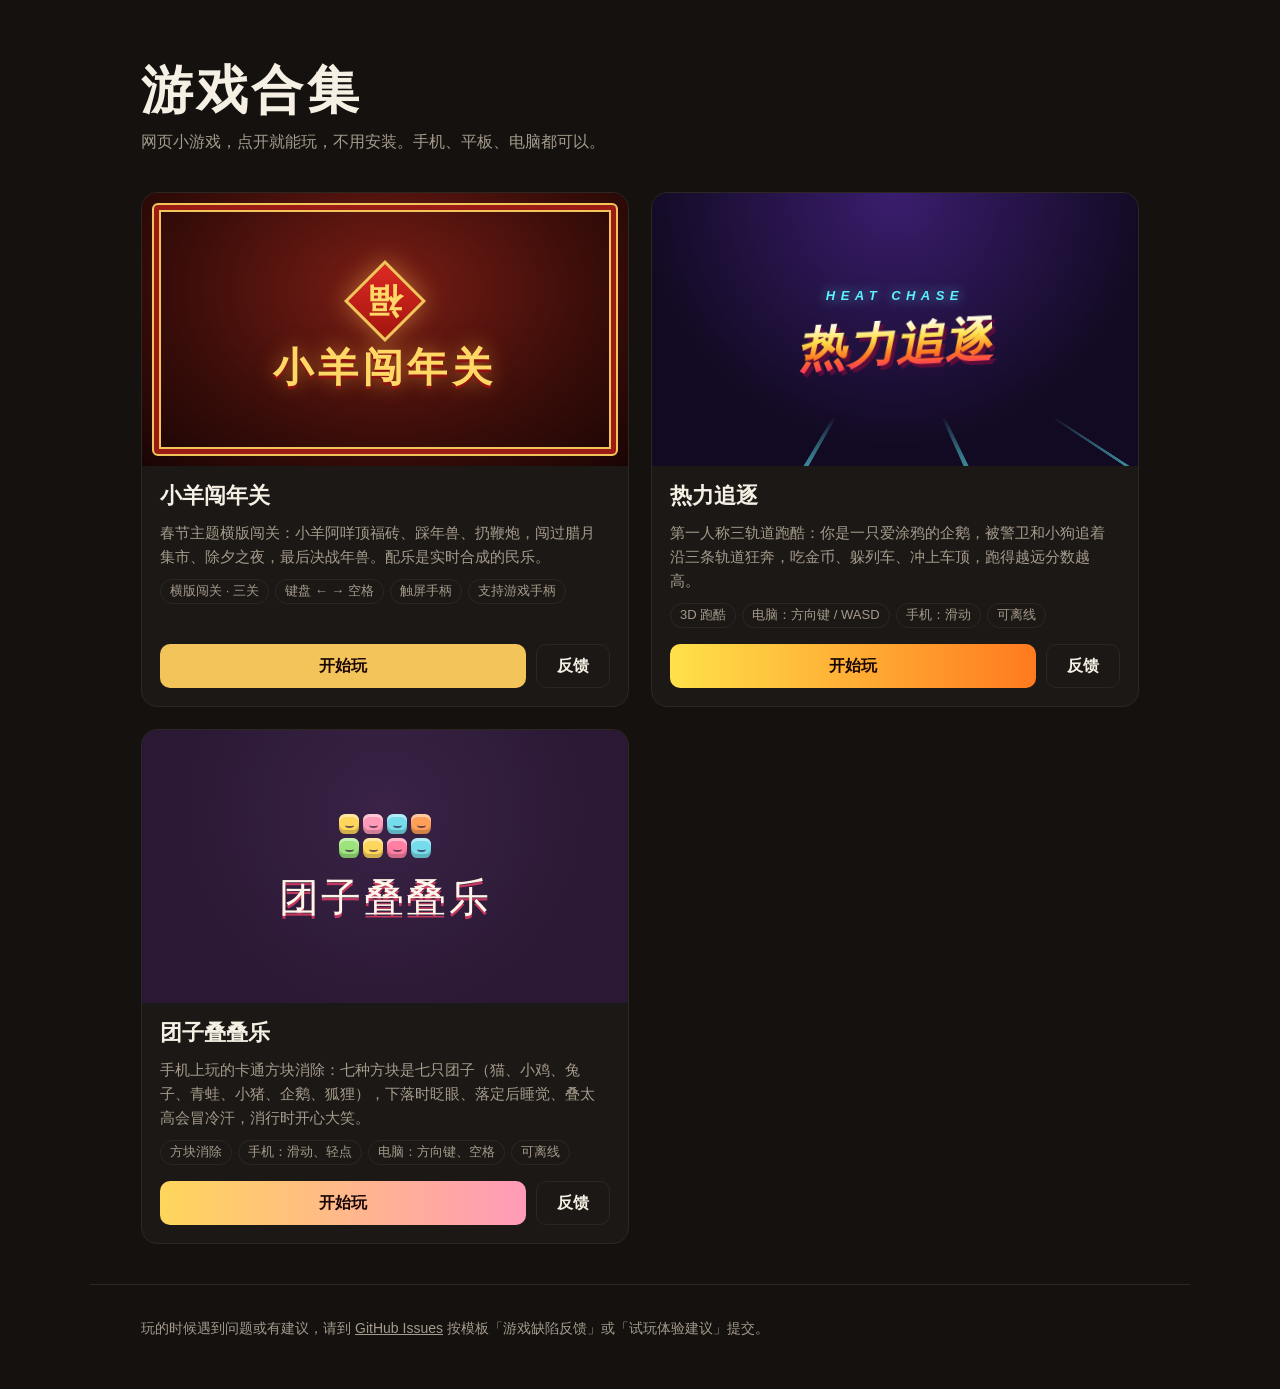
<file: index.html>
<!DOCTYPE html>
<html lang="zh-CN">
<head>
<meta charset="utf-8">
<meta name="viewport" content="width=device-width, initial-scale=1">
<title>游戏合集</title>
<meta name="description" content="网页小游戏合集，打开就能玩，手机电脑都可以。">
<style>
/*
VOICE: 街机厅门口的招牌——热闹、直接，一眼看到能玩什么。
IDEA: 一排游戏机台：每台一块发光的屏幕封面，下面是投币口一样的"开始玩"。
PICTURE: 每个游戏一张用 CSS 画的封面，取自游戏自己的颜色与标志物。
COLOUR and TYPE: 深墨底、暖白字；每台机子用自己游戏的主色；标题楷体，正文系统黑体。
LAYOUT: 标题一行，下面机台网格，窄屏单列；页脚是反馈入口。
*/
:root{color-scheme:dark;--bg:#14110f;--ink:#f5efe4;--mute:#a59b8c;--line:#2c2723;--card:#1c1815}
*{box-sizing:border-box;min-width:0}
body{margin:0;background:var(--bg);color:var(--ink);font:16px/1.6 -apple-system,"PingFang SC","Microsoft YaHei","Noto Sans SC",sans-serif}
a{color:inherit}
header,main,footer{max-width:1100px;margin:0 auto;padding:0 max(4vw,16px)}
header{padding-top:clamp(28px,6vw,64px);padding-bottom:20px}
h1{margin:0;font:900 clamp(34px,6vw,52px)/1.05 "KaiTi","STKaiti","Kaiti SC","楷体",serif;letter-spacing:.06em}
.lead{margin:10px 0 0;color:var(--mute);max-width:34em}
.grid{display:grid;grid-template-columns:repeat(auto-fill,minmax(min(100%,320px),1fr));gap:22px;padding:18px 0 40px}
.game{background:var(--card);border:1px solid var(--line);border-radius:16px;overflow:hidden;display:flex;flex-direction:column}
.cover{position:relative;aspect-ratio:16/9;display:flex;flex-direction:column;align-items:center;justify-content:center;gap:clamp(18px,4%,26px);overflow:hidden}
.cover b{position:relative;font:900 clamp(30px,5vw,40px)/1 "KaiTi","STKaiti","Kaiti SC","楷体",serif;letter-spacing:.12em;text-align:center}
.body{padding:16px 18px 18px;display:flex;flex-direction:column;gap:10px;flex:1}
.body h2{margin:0;font:900 22px/1.3 "KaiTi","STKaiti","Kaiti SC","楷体",serif}
.body p{margin:0;color:var(--mute);font-size:15px}
.tags{display:flex;flex-wrap:wrap;gap:6px}
.tags span{font-size:13px;padding:1px 9px;border:1px solid var(--line);border-radius:99px;color:var(--mute)}
.acts{display:flex;gap:10px;margin-top:auto;padding-top:6px}
.btn{display:inline-flex;align-items:center;justify-content:center;min-height:44px;padding:0 20px;border-radius:10px;text-decoration:none;font-weight:600;border:1px solid var(--line)}
.btn.go{flex:1;color:#1a0705;border:0}
.btn:focus-visible{outline:3px solid #f3c45a;outline-offset:2px}
footer{border-top:1px solid var(--line);padding-top:18px;padding-bottom:36px;color:var(--mute);font-size:14px}
/* 小羊闯年关：红底金边、斜放的福字 */
.c-xiaoyang{background:radial-gradient(ellipse at 50% 35%,#7a1d15 0%,#3a0d09 60%,#1a0504 100%)}
.c-xiaoyang::before{content:"";position:absolute;inset:10px;border:2px solid #f3c45a;border-radius:6px;box-shadow:inset 0 0 0 5px #9b1b15,inset 0 0 0 7px #f3c45a}
.c-xiaoyang .fu{position:relative;width:clamp(44px,14%,58px);aspect-ratio:1;rotate:45deg;background:linear-gradient(135deg,#dc2a22,#a3150f);border:3px solid #f3c45a;box-shadow:0 0 24px rgba(255,190,80,.45);display:grid;place-items:center;animation:sway 3.2s ease-in-out infinite}
.c-xiaoyang .fu i{rotate:135deg;font:900 clamp(26px,4vw,34px)/1 "KaiTi","STKaiti","Kaiti SC","楷体",serif;font-style:normal;color:#ffd866}
.c-xiaoyang b{color:#ffd866;text-shadow:0 3px 0 #8e140f,0 0 20px rgba(255,170,60,.6)}
.g-xiaoyang .go{background:#f3c45a}
/* 热力追逐：紫夜底、橙黄渐变字、青色霓虹 */
.c-heat{background:radial-gradient(circle at 50% 0,#3a1d6e,#120a22 70%)}
.c-heat .en{position:relative;font:italic 900 13px/1 "Arial Black",Impact,sans-serif;letter-spacing:.42em;color:#5ef2ff;text-shadow:0 0 12px rgba(94,242,255,.7)}
.c-heat b{font:italic 900 clamp(36px,6vw,48px)/1.05 "Arial Black",Impact,"PingFang SC","Microsoft YaHei",sans-serif;letter-spacing:.02em;background:linear-gradient(180deg,#fffbe0 6%,#ffe14a 36%,#ff7a1f 68%,#ff2e63);-webkit-background-clip:text;background-clip:text;color:transparent;filter:drop-shadow(3px 4px 0 #5a0d3a);rotate:-3deg}
.c-heat .rails{position:absolute;left:0;right:0;bottom:0;height:34%;background:repeating-linear-gradient(90deg,transparent 0 31%,rgba(94,242,255,.55) 31% 32%,transparent 32% 33.3%);mask:linear-gradient(transparent,#000);transform:perspective(120px) rotateX(38deg);transform-origin:bottom}
.g-heat .go{background:linear-gradient(90deg,#ffe14a,#ff7a1f)}
/* 团子叠叠乐：深紫夜底、糖果色团子方块 */
.c-dango{background:radial-gradient(circle at 50% 30%,#3a2346,#2a1834 70%)}
.c-dango .stack{display:grid;grid-template-columns:repeat(4,clamp(20px,6.5%,28px));gap:4px}
.c-dango .stack i{aspect-ratio:1;border-radius:32%;background:var(--c);box-shadow:inset 0 -4px 0 rgba(0,0,0,.18),inset 0 3px 0 rgba(255,255,255,.45)}
.c-dango .stack i::after{content:"";display:block;width:46%;height:18%;margin:42% auto 0;border-bottom:2px solid rgba(58,35,70,.75);border-radius:0 0 50% 50%}
.c-dango b{font:400 clamp(30px,5vw,40px)/1.05 "ZCOOL KuaiLe","PingFang SC","Microsoft YaHei",sans-serif;color:#fff6ea;letter-spacing:.06em;text-shadow:0 3px 0 #c2385f}
.g-dango .go{background:linear-gradient(90deg,#ffd65c,#ff9ab8)}
@keyframes sway{50%{rotate:49deg}}
@media (prefers-reduced-motion:reduce){.c-xiaoyang .fu{animation:none}}
</style>
</head>
<body>
<header>
  <h1>游戏合集</h1>
  <p class="lead">网页小游戏，点开就能玩，不用安装。手机、平板、电脑都可以。</p>
</header>
<main>
  <div class="grid" id="grid">
    <article class="game g-xiaoyang">
      <div class="cover c-xiaoyang" aria-hidden="true"><span class="fu"><i>福</i></span><b>小羊闯年关</b></div>
      <div class="body">
        <h2>小羊闯年关</h2>
        <p>春节主题横版闯关：小羊阿咩顶福砖、踩年兽、扔鞭炮，闯过腊月集市、除夕之夜，最后决战年兽。配乐是实时合成的民乐。</p>
        <div class="tags"><span>横版闯关 · 三关</span><span>键盘 ← → 空格</span><span>触屏手柄</span><span>支持游戏手柄</span></div>
        <div class="acts"><a class="btn go" href="xiaoyang/">开始玩</a><a class="btn" href="https://github.com/damizhoufang/game-sites/issues/new/choose">反馈</a></div>
      </div>
    </article>
    <article class="game g-heat">
      <div class="cover c-heat" aria-hidden="true"><span class="en">HEAT CHASE</span><b>热力追逐</b><span class="rails"></span></div>
      <div class="body">
        <h2>热力追逐</h2>
        <p>第一人称三轨道跑酷：你是一只爱涂鸦的企鹅，被警卫和小狗追着沿三条轨道狂奔，吃金币、躲列车、冲上车顶，跑得越远分数越高。</p>
        <div class="tags"><span>3D 跑酷</span><span>电脑：方向键 / WASD</span><span>手机：滑动</span><span>可离线</span></div>
        <div class="acts"><a class="btn go" href="heat-chase/">开始玩</a><a class="btn" href="https://github.com/damizhoufang/game-sites/issues/new/choose">反馈</a></div>
      </div>
    </article>
    <article class="game g-dango">
      <div class="cover c-dango" aria-hidden="true"><span class="stack"><i style="--c:#ffd65c"></i><i style="--c:#ff9ab8"></i><i style="--c:#74dcea"></i><i style="--c:#ff9f58"></i><i style="--c:#9be37a"></i><i style="--c:#ffd65c"></i><i style="--c:#ff7fa3"></i><i style="--c:#74dcea"></i></span><b>团子叠叠乐</b></div>
      <div class="body">
        <h2>团子叠叠乐</h2>
        <p>手机上玩的卡通方块消除：七种方块是七只团子（猫、小鸡、兔子、青蛙、小猪、企鹅、狐狸），下落时眨眼、落定后睡觉、叠太高会冒冷汗，消行时开心大笑。</p>
        <div class="tags"><span>方块消除</span><span>手机：滑动、轻点</span><span>电脑：方向键、空格</span><span>可离线</span></div>
        <div class="acts"><a class="btn go" href="dango-stack/">开始玩</a><a class="btn" href="https://github.com/damizhoufang/game-sites/issues/new/choose">反馈</a></div>
      </div>
    </article>
  </div>
</main>
<footer>
  <p>玩的时候遇到问题或有建议，请到 <a href="https://github.com/damizhoufang/game-sites/issues/new/choose">GitHub Issues</a> 按模板「游戏缺陷反馈」或「试玩体验建议」提交。</p>
</footer>
</body>
</html>
</file>
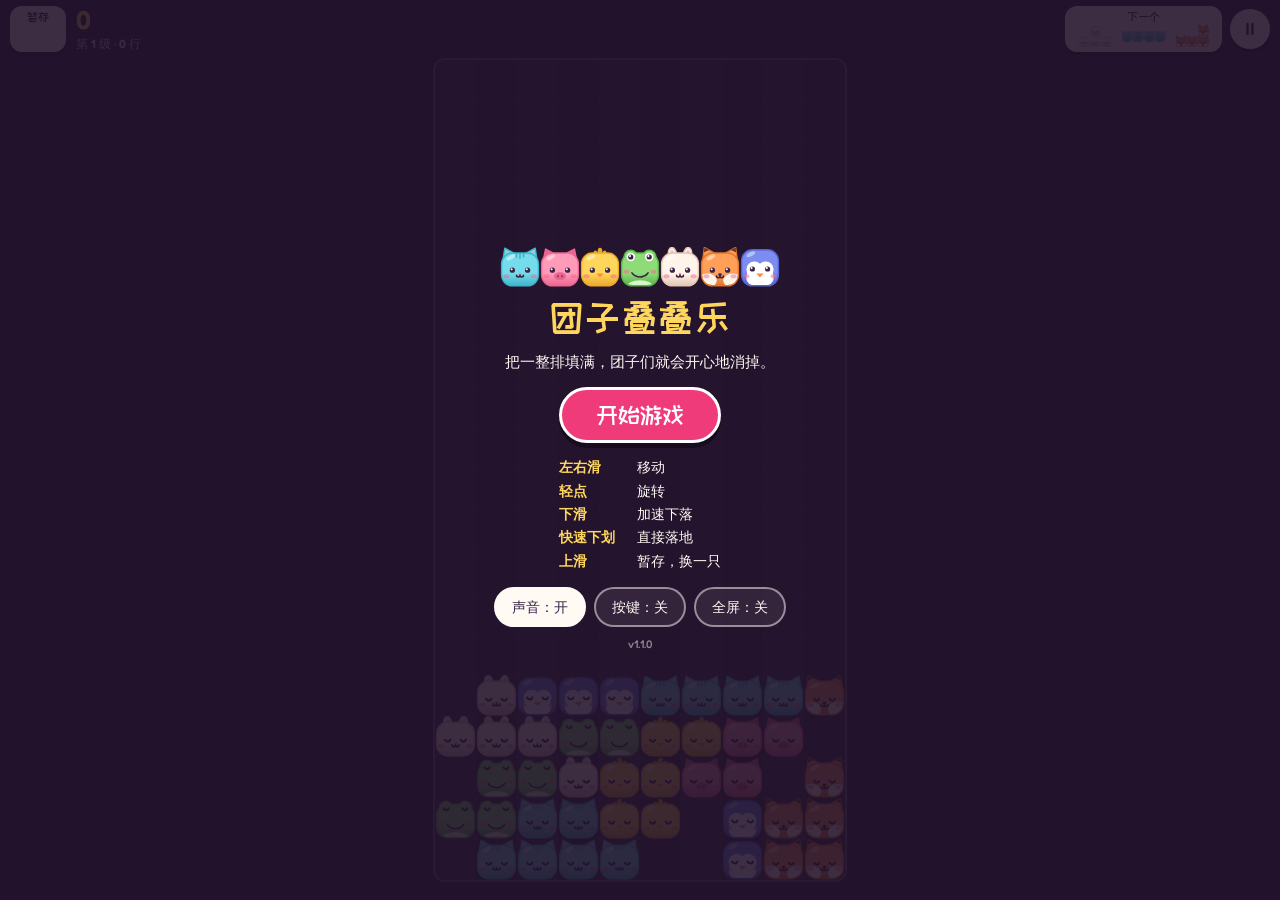
<file: dango-stack/index.html>
<!DOCTYPE html>
<html lang="zh-CN">
<head>
<meta charset="utf-8">
<meta name="viewport" content="width=device-width, initial-scale=1, maximum-scale=1, user-scalable=no, viewport-fit=cover">
<meta name="apple-mobile-web-app-capable" content="yes">
<meta name="mobile-web-app-capable" content="yes">
<meta name="apple-mobile-web-app-status-bar-style" content="black-translucent">
<meta name="apple-mobile-web-app-title" content="团子叠叠乐">
<meta name="theme-color" content="#2a1834">
<title>团子叠叠乐</title>
<link rel="manifest" href="manifest.json">
<link rel="icon" type="image/png" sizes="192x192" href="icons/icon-192.png">
<link rel="apple-touch-icon" href="icons/apple-touch-icon.png">
<link rel="preconnect" href="https://fonts.googleapis.com">
<link rel="preconnect" href="https://fonts.gstatic.com" crossorigin>
<link href="https://fonts.googleapis.com/css2?family=Fredoka:wght@500;600&family=ZCOOL+KuaiLe&display=swap" rel="stylesheet">
<style>
:root{
  /* 布局：整块屏幕都是夜色莓紫的游戏场地。顶部一条信息栏（暂存 · 分数 · 预告 · 暂停），
     其余全部留给棋盘；底部按键是可选的。矮的横屏下信息栏移到左侧、按键移到右侧。
     单一主题：深色场地，颜色留给七只团子。 */
  --night:#2a1834;
  --plum:#3a2346;
  --ink:#3a2346;
  --berry:#ef3b7a;
  --custard:#ffd65c;
  --cream:#fffaf3;
  --shade:#170c1e;
  --display:"ZCOOL KuaiLe","PingFang SC","Hiragino Sans GB","Microsoft YaHei",sans-serif;
  --body:"Fredoka","PingFang SC","Hiragino Sans GB","Microsoft YaHei",system-ui,sans-serif;
  --k:clamp(46px,14vw,58px);
  color-scheme:dark;
}
*{box-sizing:border-box;margin:0;padding:0}
[hidden]{display:none!important}
html,body{height:100%;overflow:hidden;overscroll-behavior:none}
body{
  background:var(--night);
  background-image:radial-gradient(circle,rgba(255,255,255,.055) 2px,transparent 2.6px);
  background-size:26px 26px;
  color:var(--cream);
  font-family:var(--body);
  font-weight:500;
  -webkit-user-select:none;user-select:none;
  -webkit-touch-callout:none;
  -webkit-tap-highlight-color:transparent;
}
#app{position:fixed;inset:0;display:flex;flex-direction:column;touch-action:none}
button{font:inherit;color:inherit;cursor:pointer;touch-action:none;border:0}
button:focus-visible{outline:3px solid var(--custard);outline-offset:2px}
svg{fill:none;stroke:currentColor;stroke-width:3;stroke-linecap:round;stroke-linejoin:round}

/* 顶部信息栏 */
.hud{
  display:grid;grid-template-columns:auto minmax(0,1fr) auto auto;align-items:center;gap:8px;
  padding:calc(6px + env(safe-area-inset-top)) calc(10px + env(safe-area-inset-right)) 6px calc(10px + env(safe-area-inset-left));
}
.box{
  display:flex;flex-direction:column;align-items:center;gap:1px;
  padding:3px 6px 5px;
  background:var(--cream);color:var(--ink);
  border-radius:12px;box-shadow:0 3px 0 var(--shade);
}
button.box:active{transform:translateY(2px);box-shadow:0 1px 0 var(--shade)}
.box.used canvas{opacity:.3}
.box canvas{display:block}
.lab{font-family:var(--display);font-size:12px;line-height:1.25}
.score{min-width:0;padding-left:2px}
.score b{display:block;font-size:26px;font-weight:600;line-height:1;font-variant-numeric:tabular-nums;color:var(--custard)}
.score span{display:block;margin-top:3px;font-size:12px;line-height:1.3;white-space:nowrap;opacity:.85}
.score i{font-style:normal;font-weight:600;font-variant-numeric:tabular-nums}
.chip{
  width:40px;height:40px;border-radius:50%;
  display:grid;place-items:center;
  background:var(--cream);color:var(--ink);box-shadow:0 3px 0 var(--shade);
}
.chip:active{transform:translateY(2px);box-shadow:0 1px 0 var(--shade)}
.chip svg{width:20px;height:20px}

/* 棋盘 */
.stage{
  flex:1;min-width:0;min-height:0;
  display:flex;justify-content:center;align-items:flex-start;
  padding-bottom:env(safe-area-inset-bottom);
  touch-action:none;
}
#app.keys .stage{padding-bottom:0}
.well{
  position:relative;line-height:0;overflow:hidden;flex:none;
  background:var(--plum);
  border:2px solid rgba(255,255,255,.24);border-radius:12px;
}
.well.danger{border-color:var(--berry);animation:alarm .7s ease-in-out infinite alternate}
@keyframes alarm{to{border-color:#ffb3cb}}
#board{display:block}

.toast{
  position:absolute;left:0;right:0;top:28%;
  display:flex;flex-direction:column;align-items:center;gap:2px;
  font-family:var(--display);font-size:28px;line-height:1.25;color:var(--custard);
  text-shadow:0 2px 0 var(--shade),2px 0 0 var(--shade),-2px 0 0 var(--shade),0 -2px 0 var(--shade),0 4px 0 rgba(0,0,0,.3);
  pointer-events:none;opacity:0;
}
.toast small{font-size:18px;color:#fff}
.toast.show{animation:pop .95s ease-out both}
@keyframes pop{
  0%{opacity:0;transform:translateY(14px) scale(.7)}
  18%{opacity:1;transform:translateY(0) scale(1.12)}
  30%{transform:scale(1)}
  75%{opacity:1}
  100%{opacity:0;transform:translateY(-22px)}
}

/* 底部按键（可选） */
.pad{
  display:none;align-items:center;justify-content:space-between;gap:10px;
  width:100%;max-width:520px;margin:0 auto;
  padding:8px calc(18px + env(safe-area-inset-right)) calc(12px + env(safe-area-inset-bottom)) calc(18px + env(safe-area-inset-left));
}
#app.keys .pad{display:flex}
.cluster{display:flex;align-items:center;gap:10px}
.key{
  width:var(--k);height:var(--k);border-radius:50%;
  display:grid;place-items:center;flex:none;
  background:var(--cream);color:var(--ink);box-shadow:0 5px 0 var(--shade);
}
.key svg{width:46%;height:46%}
.key.down,.key:active{transform:translateY(4px);box-shadow:0 1px 0 var(--shade)}
.key.spin{width:calc(var(--k)*1.24);height:calc(var(--k)*1.24);background:var(--custard)}
.key.slam{background:var(--berry);color:#fff}

/* 开始、暂停、结束面板：盖住整块屏幕 */
.overlay{
  position:absolute;inset:0;z-index:5;
  display:flex;flex-direction:column;align-items:center;justify-content:center;gap:10px;
  padding:calc(16px + env(safe-area-inset-top)) 20px calc(16px + env(safe-area-inset-bottom));
  text-align:center;line-height:1.45;
  background:rgba(34,18,43,.88);
}
#parade{display:block;animation:bob 1.6s ease-in-out infinite alternate}
@keyframes bob{to{transform:translateY(-5px)}}
.overlay h1{font-family:var(--display);font-weight:400;font-size:38px;line-height:1.15;letter-spacing:.04em;color:var(--custard)}
.overlay p{font-size:15px;max-width:19em;text-wrap:balance}
.overlay p b{font-weight:600;color:var(--custard);font-variant-numeric:tabular-nums}
.cta{
  margin-top:4px;padding:11px 34px;
  font-family:var(--display);font-size:24px;line-height:1.2;color:#fff;
  background:var(--berry);border:3px solid #fff;border-radius:999px;
  box-shadow:0 5px 0 var(--shade);
}
.cta:active{transform:translateY(4px);box-shadow:0 1px 0 var(--shade)}
.plain,.pill{
  min-height:40px;padding:6px 16px;font-size:14px;color:var(--cream);
  background:rgba(255,255,255,.07);border:2px solid rgba(255,250,243,.5);border-radius:999px;
}
.pill[aria-pressed="true"]{background:var(--cream);color:var(--ink);border-color:var(--cream)}
.hints{list-style:none;margin-top:4px;display:grid;gap:3px;font-size:14px;text-align:left}
.hints li{display:grid;grid-template-columns:5em auto;gap:8px}
.hints b{font-weight:600;color:var(--custard)}
.sets{display:flex;flex-wrap:wrap;justify-content:center;gap:8px;margin-top:6px}
.overlay .tip{font-size:13px;opacity:.85;max-width:22em}
.overlay .ver{font-size:11px;opacity:.5}

/* 矮的横屏：信息栏在左，按键在右 */
@media (orientation:landscape) and (max-height:540px){
  #app{flex-direction:row}
  .hud{
    grid-template-columns:auto;align-content:start;justify-items:start;gap:10px;
    padding:calc(10px + env(safe-area-inset-top)) 6px 10px calc(12px + env(safe-area-inset-left));
  }
  .stage{align-items:center;padding-bottom:0}
  .pad{
    flex-direction:column-reverse;justify-content:center;gap:18px;width:auto;margin:0;
    padding:10px calc(14px + env(safe-area-inset-right)) calc(10px + env(safe-area-inset-bottom)) 6px;
  }
  .overlay{gap:8px}
  #parade,.hints,.overlay .tip{display:none}
  .overlay h1{font-size:30px}
}
@media (prefers-reduced-motion:reduce){
  #parade,.well.danger{animation:none}
  .toast.show{animation-duration:1.4s}
}
</style>
</head>
<body>
<div id="app">
  <header class="hud">
    <button class="box" id="holdBox" type="button" aria-label="暂存当前这只团子">
      <span class="lab">暂存</span>
      <canvas id="holdCv"></canvas>
    </button>
    <div class="score">
      <b id="score" aria-label="分数">0</b>
      <span>第 <i id="level">1</i> 级 · <i id="lines">0</i> 行</span>
    </div>
    <div class="box">
      <span class="lab">下一个</span>
      <canvas id="nextCv"></canvas>
    </div>
    <button class="chip" id="btnPause" type="button" aria-label="暂停">
      <svg viewBox="0 0 24 24" aria-hidden="true"><path d="M9 6v12M15 6v12"/></svg>
    </button>
  </header>

  <main class="stage" id="stage">
    <div class="well" id="well">
      <canvas id="board" aria-label="游戏棋盘"></canvas>
      <div class="toast" id="toast" aria-live="polite"></div>
    </div>
  </main>

  <footer class="pad">
    <div class="cluster">
      <button class="key" type="button" data-act="left" aria-label="左移"><svg viewBox="0 0 24 24" aria-hidden="true"><path d="M15 5l-7 7 7 7"/></svg></button>
      <button class="key" type="button" data-act="down" aria-label="加速下落"><svg viewBox="0 0 24 24" aria-hidden="true"><path d="M5 9l7 7 7-7"/></svg></button>
      <button class="key" type="button" data-act="right" aria-label="右移"><svg viewBox="0 0 24 24" aria-hidden="true"><path d="M9 5l7 7-7 7"/></svg></button>
    </div>
    <div class="cluster">
      <button class="key slam" type="button" data-act="drop" aria-label="直接落地"><svg viewBox="0 0 24 24" aria-hidden="true"><path d="M6 4l6 6 6-6M6 11l6 6 6-6M5 21h14"/></svg></button>
      <button class="key spin" type="button" data-act="rotate" aria-label="旋转"><svg viewBox="0 0 24 24" aria-hidden="true"><path d="M19.5 12a7.5 7.5 0 1 1-2.7-5.8"/><path d="M19.5 3.5v5h-5"/></svg></button>
    </div>
  </footer>

  <div class="overlay" id="overlay">
    <canvas id="parade" aria-hidden="true"></canvas>
    <h1 id="ovTitle">团子叠叠乐</h1>
    <p id="ovText">把一整排填满，团子们就会开心地消掉。</p>
    <button class="cta" id="ovMain" type="button">开始游戏</button>
    <button class="plain" id="ovAlt" type="button" hidden>重新开始</button>
    <ul class="hints" id="ovHints">
      <li><b>左右滑</b><span>移动</span></li>
      <li><b>轻点</b><span>旋转</span></li>
      <li><b>下滑</b><span>加速下落</span></li>
      <li><b>快速下划</b><span>直接落地</span></li>
      <li><b>上滑</b><span>暂存，换一只</span></li>
    </ul>
    <div class="sets">
      <button class="pill" id="setSound" type="button" aria-pressed="true">声音：开</button>
      <button class="pill" id="setKeys" type="button" aria-pressed="false">按键：关</button>
      <button class="pill" id="setFull" type="button" aria-pressed="false" hidden>全屏：关</button>
    </div>
    <p class="tip" id="a2hs" hidden>想去掉浏览器的地址栏：点 Safari 的分享按钮，选“添加到主屏幕”，再从主屏幕打开。</p>
    <p class="ver" id="ver"></p>
  </div>
</div>

<script>
(() => {
'use strict';
const VERSION = '1.1.0';

/* ---------- 基础数据 ---------- */
const COLS = 10, ROWS = 22, HID = 2;      // 顶部 2 行不显示
const INK = '#3a2346';
// 1 猫(I) 2 小鸡(O) 3 兔子(T) 4 青蛙(S) 5 小猪(Z) 6 企鹅(J) 7 狐狸(L)
const BASE = {
  1:[[0,0,0,0],[1,1,1,1],[0,0,0,0],[0,0,0,0]],
  2:[[1,1],[1,1]],
  3:[[0,1,0],[1,1,1],[0,0,0]],
  4:[[0,1,1],[1,1,0],[0,0,0]],
  5:[[1,1,0],[0,1,1],[0,0,0]],
  6:[[1,0,0],[1,1,1],[0,0,0]],
  7:[[0,0,1],[1,1,1],[0,0,0]]
};
const PAL = {
  1:{b:'#74dcea',d:'#3fb4c9'},
  2:{b:'#ffd65c',d:'#eaa92a'},
  3:{b:'#fff4ea',d:'#e2c6b4'},
  4:{b:'#8edb78',d:'#58b24c'},
  5:{b:'#ff9ab8',d:'#ea6690'},
  6:{b:'#7c8cf0',d:'#5563cf'},
  7:{b:'#ff9f58',d:'#e3742a'}
};
const rotCW = m => m.map((row, r) => row.map((_, c) => m[m.length - 1 - c][r]));
const CELLS = {};
for (const t in BASE) {
  let m = BASE[t]; CELLS[t] = [];
  for (let i = 0; i < 4; i++) {
    const list = [];
    m.forEach((row, r) => row.forEach((v, c) => { if (v) list.push([c, r]); }));
    CELLS[t].push(list);
    m = rotCW(m);
  }
}
// 标准踢墙表（x 向右、y 向上）
const K3 = {
  '01':[[0,0],[-1,0],[-1,1],[0,-2],[-1,-2]], '10':[[0,0],[1,0],[1,-1],[0,2],[1,2]],
  '12':[[0,0],[1,0],[1,-1],[0,2],[1,2]],     '21':[[0,0],[-1,0],[-1,1],[0,-2],[-1,-2]],
  '23':[[0,0],[1,0],[1,1],[0,-2],[1,-2]],    '32':[[0,0],[-1,0],[-1,-1],[0,2],[-1,2]],
  '30':[[0,0],[-1,0],[-1,-1],[0,2],[-1,2]],  '03':[[0,0],[1,0],[1,1],[0,-2],[1,-2]]
};
const K4 = {
  '01':[[0,0],[-2,0],[1,0],[-2,-1],[1,2]],   '10':[[0,0],[2,0],[-1,0],[2,1],[-1,-2]],
  '12':[[0,0],[-1,0],[2,0],[-1,2],[2,-1]],   '21':[[0,0],[1,0],[-2,0],[1,-2],[-2,1]],
  '23':[[0,0],[2,0],[-1,0],[2,1],[-1,-2]],   '32':[[0,0],[-2,0],[1,0],[-2,-1],[1,2]],
  '30':[[0,0],[1,0],[-2,0],[1,-2],[-2,1]],   '03':[[0,0],[-1,0],[2,0],[-1,2],[2,-1]]
};

const $ = id => document.getElementById(id);
const app = $('app'), stage = $('stage'), well = $('well'), board = $('board'), ctx = board.getContext('2d');
const holdCv = $('holdCv'), nextCv = $('nextCv'), parade = $('parade');
const overlay = $('overlay'), toastEl = $('toast');

/* ---------- 画团子 ---------- */
const MOODS = ['awake', 'blink', 'calm', 'worry', 'yay'];

function paintCritter(g, t, mood) {
  const p = PAL[t], PI = Math.PI;
  const top = t === 6 ? 0.07 : 0.15;
  g.lineJoin = 'round'; g.lineCap = 'round';
  const tri = (a, b, c, d, e, f) => { g.beginPath(); g.moveTo(a, b); g.lineTo(c, d); g.lineTo(e, f); g.closePath(); };
  const ell = (x, y, rx, ry, rot) => { g.beginPath(); g.ellipse(x, y, rx, ry, rot || 0, 0, PI * 2); };
  const both = fn => { fn(v => v, 1); fn(v => 1 - v, -1); };
  const body = () => {
    const x = 0.04, y = top, w = 0.92, h = 0.97 - top, r = 0.27;
    g.beginPath();
    g.moveTo(x + r, y); g.arcTo(x + w, y, x + w, y + h, r); g.arcTo(x + w, y + h, x, y + h, r);
    g.arcTo(x, y + h, x, y, r); g.arcTo(x, y, x + w, y, r); g.closePath();
  };

  // 耳朵等（在身体后面）
  g.fillStyle = p.b; g.strokeStyle = p.d; g.lineWidth = 0.035;
  if (t === 1) both(X => {
    g.fillStyle = p.b; tri(X(.07), .36, X(.12), .03, X(.44), .2); g.fill(); g.stroke();
    g.fillStyle = '#ff9ab8'; tri(X(.14), .27, X(.165), .12, X(.31), .2); g.fill();
  });
  if (t === 2) { g.fillStyle = p.d; ell(.5, .12, .06, .1); g.fill(); ell(.4, .16, .045, .075, -.5); g.fill(); ell(.6, .16, .045, .075, .5); g.fill(); }
  if (t === 3) both((X, s) => {
    g.fillStyle = p.b; ell(X(.31), .17, .1, .16, -.15 * s); g.fill(); g.stroke();
    g.fillStyle = '#ffb3c7'; ell(X(.31), .18, .045, .1, -.15 * s); g.fill();
  });
  if (t === 4) both(X => { ell(X(.27), .25, .17, .17); g.fill(); g.stroke(); });
  if (t === 5) both(X => { g.fillStyle = p.d; tri(X(.08), .35, X(.14), .05, X(.43), .2); g.fill(); g.stroke(); });
  if (t === 7) both(X => {
    g.fillStyle = p.b; tri(X(.06), .38, X(.11), .01, X(.45), .2); g.fill(); g.stroke();
    g.fillStyle = '#6b3a1e'; tri(X(.11), .01, X(.092), .14, X(.23), .078); g.fill();
  });

  // 身体
  const grad = g.createLinearGradient(0, top, 0, .97);
  grad.addColorStop(0, p.b); grad.addColorStop(.62, p.b); grad.addColorStop(1, p.d);
  body(); g.fillStyle = grad; g.fill();
  g.save(); body(); g.clip();
  if (t === 1) { g.strokeStyle = p.d; g.lineWidth = .04; for (const x of [.41, .5, .59]) { g.beginPath(); g.moveTo(x, top + .02); g.lineTo(x, top + (x === .5 ? .13 : .1)); g.stroke(); } }
  if (t === 4) { g.fillStyle = '#d6f6c6'; ell(.5, .98, .32, .15); g.fill(); }
  if (t === 6) { g.fillStyle = '#fff'; ell(.36, .56, .2, .2); g.fill(); ell(.64, .56, .2, .2); g.fill(); ell(.5, .76, .34, .26); g.fill(); }
  if (t === 7) { g.fillStyle = '#fff6ea'; ell(.18, .84, .24, .18); g.fill(); ell(.82, .84, .24, .18); g.fill(); }
  g.fillStyle = 'rgba(255,255,255,.45)'; ell(.27, top + .11, .12, .05, -.5); g.fill();
  g.restore();
  g.strokeStyle = p.d; g.lineWidth = .035; body(); g.stroke();
  if (t === 4) both(X => { g.fillStyle = p.b; ell(X(.27), .25, .15, .15); g.fill(); });

  // 腮红
  g.fillStyle = 'rgba(255,95,145,.5)';
  const by = t === 4 ? .62 : .73;
  both(X => { ell(X(.16), by, .075, .05); g.fill(); });

  // 眼睛
  const ey = t === 4 ? .25 : (t === 6 ? .55 : .58), ex = t === 4 ? .27 : .31, er = .065;
  g.strokeStyle = INK; g.lineWidth = .05;
  both((X, s) => {
    const x = X(ex), y = ey;
    if (t === 4 && (mood === 'awake' || mood === 'worry')) { g.fillStyle = '#fff'; ell(x, y, .105, .105); g.fill(); }
    if (mood === 'awake') {
      g.fillStyle = INK; ell(x, y, er, er); g.fill();
      g.fillStyle = '#fff'; ell(x - er * .3, y - er * .35, er * .4, er * .4); g.fill();
    } else if (mood === 'blink') {
      g.beginPath(); g.moveTo(x - er, y); g.lineTo(x + er, y); g.stroke();
    } else if (mood === 'calm') {
      g.beginPath(); g.arc(x, y - er * .4, er * 1.05, .12 * PI, .88 * PI); g.stroke();
    } else if (mood === 'worry') {
      g.fillStyle = INK; ell(x, y, er * .8, er * .8); g.fill();
      if (t !== 4) { g.lineWidth = .04; g.beginPath(); g.moveTo(x - s * er * 1.5, y - er * 1.5); g.lineTo(x + s * er * 1.0, y - er * 2.4); g.stroke(); g.lineWidth = .05; }
    } else {
      g.beginPath(); g.moveTo(x - s * er, y - er); g.lineTo(x + s * er * .8, y); g.lineTo(x - s * er, y + er); g.stroke();
    }
  });

  // 嘴
  const frown = y => { g.beginPath(); g.arc(.5, y, .05, 1.1 * PI, 1.9 * PI); g.stroke(); };
  g.lineWidth = .04; g.strokeStyle = INK;
  if (t === 1 || t === 3 || t === 7) {
    if (t === 7) { g.fillStyle = INK; ell(.5, .69, .045, .035); g.fill(); }
    else { g.fillStyle = '#ff7fa3'; ell(.5, .675, .035, .026); g.fill(); }
    const my = t === 7 ? .725 : .705;
    if (mood === 'yay') { g.fillStyle = '#c2385f'; g.beginPath(); g.arc(.5, my + .01, .065, 0, PI); g.closePath(); g.fill(); }
    else if (mood === 'worry') frown(my + .09);
    else { g.beginPath(); g.arc(.457, my, .043, 0, PI); g.stroke(); g.beginPath(); g.arc(.543, my, .043, 0, PI); g.stroke(); }
  } else if (t === 2 || t === 6) {
    g.fillStyle = '#ff8a3c';
    tri(.41, .66, .59, .66, .5, mood === 'yay' ? .8 : .765); g.fill();
    if (mood === 'yay') { g.strokeStyle = '#c75c14'; g.lineWidth = .03; g.beginPath(); g.moveTo(.44, .7); g.lineTo(.56, .7); g.stroke(); }
  } else if (t === 4) {
    if (mood === 'yay') { g.fillStyle = '#c2385f'; g.beginPath(); g.arc(.5, .64, .14, 0, PI); g.closePath(); g.fill(); }
    else if (mood === 'worry') { g.beginPath(); g.moveTo(.36, .72); g.quadraticCurveTo(.43, .66, .5, .72); g.quadraticCurveTo(.57, .78, .64, .72); g.stroke(); }
    else { g.beginPath(); g.arc(.5, .5, .25, .2 * PI, .8 * PI); g.stroke(); }
  } else if (t === 5) {
    g.fillStyle = p.d; ell(.5, .73, .15, .1); g.fill();
    g.fillStyle = '#a63a62'; ell(.45, .73, .025, .037); g.fill(); ell(.55, .73, .025, .037); g.fill();
    if (mood === 'yay') { g.fillStyle = '#c2385f'; g.beginPath(); g.arc(.5, .845, .05, 0, PI); g.closePath(); g.fill(); }
  }

  // 冷汗
  if (mood === 'worry') {
    g.fillStyle = '#c5ecff';
    g.beginPath(); g.moveTo(.87, .3); g.quadraticCurveTo(.94, .42, .87, .45); g.quadraticCurveTo(.8, .42, .87, .3); g.fill();
  }
}

function makeSprites(px, moods) {
  const set = {};
  for (let t = 1; t <= 7; t++) for (const mood of (moods || MOODS)) {
    const c = document.createElement('canvas'); c.width = c.height = px;
    const g = c.getContext('2d'); g.scale(px, px); paintCritter(g, t, mood);
    set[t + mood] = c;
  }
  return set;
}

/* ---------- 设置与声音 ---------- */
const store = {
  get(k, d) { try { const v = localStorage.getItem(k); return v === null ? d : v; } catch (e) { return d; } },
  set(k, v) { try { localStorage.setItem(k, v); } catch (e) {} }
};
const sfx = (() => {
  let ac = null, armed = false, on = store.get('dango-sound', '1') === '1';
  const ensure = () => {
    if (!on || !armed) return null;
    try {
      if (!ac) { const AC = window.AudioContext || window.webkitAudioContext; if (!AC) return null; ac = new AC(); }
      if (ac.state === 'suspended') ac.resume();
    } catch (e) { ac = null; }
    return ac;
  };
  const tone = (f, d, o = {}) => {
    const a = ensure(); if (!a) return;
    try {
      const t = a.currentTime + (o.at || 0), os = a.createOscillator(), gn = a.createGain();
      os.type = o.type || 'sine'; os.frequency.setValueAtTime(f, t);
      if (o.to) os.frequency.exponentialRampToValueAtTime(o.to, t + d);
      gn.gain.setValueAtTime(0.0001, t);
      gn.gain.exponentialRampToValueAtTime(o.vol || 0.07, t + 0.008);
      gn.gain.exponentialRampToValueAtTime(0.0001, t + d);
      os.connect(gn); gn.connect(a.destination); os.start(t); os.stop(t + d + 0.03);
    } catch (e) {}
  };
  return {
    arm() { armed = true; ensure(); },
    get on() { return on; },
    toggle() { on = !on; store.set('dango-sound', on ? '1' : '0'); if (on) ensure(); return on; },
    move() { tone(560, .035, { vol: .035 }); },
    rotate() { tone(700, .07, { to: 940, vol: .05 }); },
    lock() { tone(210, .09, { type: 'triangle', to: 140, vol: .09 }); },
    drop() { tone(170, .12, { type: 'triangle', to: 90, vol: .12 }); },
    hold() { tone(520, .09, { to: 390, vol: .05 }); },
    clear(n) { [523, 659, 784, 1047].slice(0, n + 1).forEach((f, i) => tone(f, .14, { at: i * .07, type: 'triangle', vol: .08 })); },
    level() { [660, 880, 1320].forEach((f, i) => tone(f, .12, { at: i * .09, vol: .07 })); },
    over() { [440, 370, 311, 233].forEach((f, i) => tone(f, .22, { at: i * .16, type: 'triangle', vol: .08 })); }
  };
})();
let keysOn = store.get('dango-keys', '0') === '1';

/* ---------- 游戏状态 ---------- */
let S;                       // 可序列化的状态
let dropAcc = 0, lockT = 0, lockN = 0, clearing = null;
let particles = [], blinkUntil = 0, nextBlink = 2500;
let best = +store.get('dango-best', '0') || 0;

const emptyBoard = () => Array.from({ length: ROWS }, () => Array(COLS).fill(0));
function fresh() {
  return { board: emptyBoard(), cur: null, hold: 0, canHold: true, queue: [], score: 0, lines: 0, level: 1, combo: -1, status: 'ready' };
}
function demoBoard() {
  const b = emptyBoard();
  const rows = ['0111100677', '4411220677', '0443225507', '3334422550', '0366611117'];
  rows.forEach((s, i) => { for (let c = 0; c < COLS; c++) b[ROWS - 1 - i][c] = +s[c]; });
  return b;
}
function refill() {
  while (S.queue.length < 7) {
    const bag = [1, 2, 3, 4, 5, 6, 7];
    for (let i = 6; i > 0; i--) { const j = Math.floor(Math.random() * (i + 1)); [bag[i], bag[j]] = [bag[j], bag[i]]; }
    S.queue.push(...bag);
  }
}
const playing = () => S.status === 'playing' && !clearing;
function hit(t, r, x, y) {
  for (const [cx, cy] of CELLS[t][r]) {
    const bx = x + cx, by = y + cy;
    if (bx < 0 || bx >= COLS || by >= ROWS) return true;
    if (by >= 0 && S.board[by][bx]) return true;
  }
  return false;
}
function spawn(t) {
  const x = t === 2 ? 4 : 3;
  dropAcc = 0; lockT = 0; lockN = 0;
  if (hit(t, 0, x, 0)) { S.cur = null; gameOver(); return; }
  S.cur = { t, r: 0, x, y: hit(t, 0, x, 1) ? 0 : 1 };
}
function next() { refill(); const t = S.queue.shift(); refill(); S.canHold = true; spawn(t); drawSide(); }
function touched() { if (lockN < 15) { lockT = 0; lockN++; } }
function move(dx) {
  if (!playing() || !S.cur) return false;
  const c = S.cur;
  if (hit(c.t, c.r, c.x + dx, c.y)) return false;
  c.x += dx; touched(); sfx.move(); return true;
}
function rotate(dir) {
  if (!playing() || !S.cur) return;
  const c = S.cur; if (c.t === 2) return;
  const nr = (c.r + dir + 4) % 4, kicks = (c.t === 1 ? K4 : K3)['' + c.r + nr];
  for (const [kx, ky] of kicks) {
    if (!hit(c.t, nr, c.x + kx, c.y - ky)) { c.x += kx; c.y -= ky; c.r = nr; touched(); sfx.rotate(); return; }
  }
}
function softDrop() {
  if (!playing() || !S.cur) return false;
  const c = S.cur;
  if (hit(c.t, c.r, c.x, c.y + 1)) return false;
  c.y++; S.score++; dropAcc = 0; hud(); return true;
}
function ghostY() { const c = S.cur; let y = c.y; while (!hit(c.t, c.r, c.x, y + 1)) y++; return y; }
function hardDrop() {
  if (!playing() || !S.cur) return;
  const gy = ghostY(); S.score += (gy - S.cur.y) * 2; S.cur.y = gy; sfx.drop(); lock();
}
function holdPiece() {
  if (!playing() || !S.cur || !S.canHold) return;
  const t = S.cur.t, h = S.hold;
  S.hold = t;
  if (h) spawn(h); else { refill(); spawn(S.queue.shift()); refill(); }
  S.canHold = false; sfx.hold(); drawSide();
}
function lock() {
  const c = S.cur; let above = true;
  for (const [cx, cy] of CELLS[c.t][c.r]) {
    const by = c.y + cy;
    if (by >= 0) S.board[by][c.x + cx] = c.t;
    if (by >= HID) above = false;
  }
  S.cur = null;
  if (above) { gameOver(); return; }
  const rows = [];
  for (let r = 0; r < ROWS; r++) if (S.board[r].every(v => v)) rows.push(r);
  if (rows.length) {
    clearing = { rows, t: 0 };
    sfx.clear(rows.length);
    burst(rows);
  } else {
    S.combo = -1; sfx.lock(); hud(); next();
  }
}
function removeRows(rows) {
  for (const r of rows) { S.board.splice(r, 1); S.board.unshift(Array(COLS).fill(0)); }
}
function finishClear() {
  const n = clearing.rows.length;
  removeRows(clearing.rows); clearing = null;
  S.combo++;
  const gain = [0, 100, 300, 500, 800][n] * S.level + (S.combo > 0 ? 50 * S.combo * S.level : 0);
  S.score += gain; S.lines += n;
  const lv = 1 + Math.floor(S.lines / 10);
  let sub = S.combo > 0 ? '连击 ×' + (S.combo + 1) : '';
  if (lv > S.level) { S.level = lv; sub = '升到第 ' + lv + ' 级'; sfx.level(); }
  toast(['', '好耶', '双连消', '三连消', '四连大丰收'][n] + ' +' + gain, sub);
  hud(); next();
}
function gameOver() {
  S.status = 'over';
  const record = S.score > best && S.score > 0;
  if (S.score > best) { best = S.score; store.set('dango-best', String(best)); }
  sfx.over(); hud(); showOverlay(record);
}
const interval = () => Math.max(45, 1000 * Math.pow(0.8 - (S.level - 1) * 0.007, S.level - 1));

function tick(dt) {
  if (S.status !== 'playing') return;
  if (clearing) { clearing.t += dt; if (clearing.t >= 380) finishClear(); return; }
  const c = S.cur; if (!c) return;
  if (hit(c.t, c.r, c.x, c.y + 1)) {
    lockT += dt; if (lockT >= 500) lock();
  } else {
    dropAcc += dt; const iv = interval();
    while (dropAcc >= iv && !hit(c.t, c.r, c.x, c.y + 1)) { c.y++; dropAcc -= iv; lockT = 0; }
  }
}

/* ---------- 画面 ---------- */
let cell = 24, mini = 11, nextN = 3, dpr = 1, W = 240, H = 480, sprites = {}, miniSprites = {}, bgCv = null, lastKey = '';

function layout() {
  const cs = getComputedStyle(stage);
  const sw = stage.clientWidth, sh = stage.clientHeight - parseFloat(cs.paddingBottom || 0);
  if (!sw || !sh) return;
  const frame = 4;
  const c = Math.max(10, Math.min(52, Math.floor(Math.min((sw - frame) / COLS, (sh - frame) / 20))));
  const d = Math.min(3, window.devicePixelRatio || 1);
  const n = window.innerWidth < 380 && window.innerWidth < window.innerHeight ? 2 : 3;
  const key = [c, d, n].join('/');
  if (key === lastKey) return;                 // 尺寸没变就不重画素材
  lastKey = key; cell = c; dpr = d; nextN = n;
  W = cell * COLS; H = cell * 20;
  board.style.width = W + 'px'; board.style.height = H + 'px';
  board.width = Math.round(W * dpr); board.height = Math.round(H * dpr);
  sprites = makeSprites(Math.round(cell * dpr));
  miniSprites = makeSprites(Math.round(mini * dpr), ['awake']);

  bgCv = document.createElement('canvas'); bgCv.width = board.width; bgCv.height = board.height;
  const g = bgCv.getContext('2d'); g.scale(dpr, dpr);
  g.fillStyle = INK; g.fillRect(0, 0, W, H);
  g.fillStyle = 'rgba(255,255,255,.035)';
  for (let x = 0; x < COLS; x += 2) g.fillRect(x * cell, 0, cell, H);
  g.fillStyle = 'rgba(255,255,255,.14)';
  for (let r = 1; r < 20; r++) for (let x = 1; x < COLS; x++) { g.beginPath(); g.arc(x * cell, r * cell, 1.1, 0, 6.3); g.fill(); }

  for (const [cv, w, h] of [[holdCv, 4, 2], [nextCv, 4.4 * nextN, 2]]) {
    cv.style.width = w * mini + 'px'; cv.style.height = h * mini + 'px';
    cv.width = Math.round(w * mini * dpr); cv.height = Math.round(h * mini * dpr);
  }
  const ps = Math.max(18, Math.min(40, Math.floor((Math.min(window.innerWidth, 380) - 48) / 7)));
  parade.style.width = ps * 7 + 'px'; parade.style.height = ps + 'px';
  parade.width = Math.round(ps * 7 * dpr); parade.height = Math.round(ps * dpr);
  const pg = parade.getContext('2d');
  const big = makeSprites(Math.round(ps * dpr), ['awake']);
  [1, 5, 2, 4, 3, 7, 6].forEach((t, i) => pg.drawImage(big[t + 'awake'], Math.round(i * ps * dpr), 0));
  drawSide();
}

function drawMini(g, t, cx, cy) {
  const list = CELLS[t][0];
  let x0 = 9, x1 = -9, y0 = 9, y1 = -9;
  for (const [x, y] of list) { x0 = Math.min(x0, x); x1 = Math.max(x1, x); y0 = Math.min(y0, y); y1 = Math.max(y1, y); }
  const ox = cx - (x1 - x0 + 1) * mini / 2, oy = cy - (y1 - y0 + 1) * mini / 2;
  for (const [x, y] of list) g.drawImage(miniSprites[t + 'awake'], ox + (x - x0) * mini, oy + (y - y0) * mini, mini, mini);
}
function drawSide() {
  if (!S || !miniSprites['1awake']) return;
  let g = holdCv.getContext('2d'); g.setTransform(dpr, 0, 0, dpr, 0, 0); g.clearRect(0, 0, 999, 999);
  if (S.hold) drawMini(g, S.hold, 2 * mini, mini);
  $('holdBox').classList.toggle('used', !S.canHold);
  g = nextCv.getContext('2d'); g.setTransform(dpr, 0, 0, dpr, 0, 0); g.clearRect(0, 0, 999, 999);
  const q = S.queue.length ? S.queue : [3, 1, 7];
  for (let i = 0; i < nextN && i < q.length; i++) drawMini(g, q[i], (i + .5) * 4.4 * mini, mini);
}

function burst(rows) {
  if (matchMedia('(prefers-reduced-motion: reduce)').matches) return;
  const cols = ['#ffd65c', '#ffffff', '#ff9ab8', '#74dcea'];
  for (const r of rows) for (let c = 0; c < COLS; c++) for (let k = 0; k < 2; k++) {
    particles.push({
      x: (c + .5) * cell, y: (r - HID + .5) * cell,
      vx: (Math.random() - .5) * .28, vy: -Math.random() * .3 - .05,
      life: 0, max: 450 + Math.random() * 350, s: cell * (.12 + Math.random() * .12),
      col: cols[(c + k + r) % cols.length], rot: Math.random() * 6
    });
  }
}
function star(g, x, y, s, rot) {
  g.save(); g.translate(x, y); g.rotate(rot); g.beginPath();
  for (let i = 0; i < 8; i++) { const R = i % 2 ? s * .42 : s, a = i * Math.PI / 4; g.lineTo(Math.cos(a) * R, Math.sin(a) * R); }
  g.closePath(); g.fill(); g.restore();
}

function render(now, dt) {
  const g = ctx;
  g.setTransform(dpr, 0, 0, dpr, 0, 0);
  g.globalAlpha = 1;
  if (bgCv) g.drawImage(bgCv, 0, 0, W, H);

  let topRow = ROWS;
  for (let r = 0; r < ROWS && topRow === ROWS; r++) if (S.board[r].some(v => v)) topRow = r;
  const danger = S.status === 'over' || (S.status !== 'ready' && topRow < HID + 5);
  const alarm = danger && S.status === 'playing';
  if (well.classList.contains('danger') !== alarm) well.classList.toggle('danger', alarm);
  const rest = danger ? 'worry' : 'calm';
  const k = clearing ? clearing.t / 380 : 0;

  for (let r = HID; r < ROWS; r++) {
    const row = S.board[r], gone = clearing && clearing.rows.includes(r);
    if (gone) { g.globalAlpha = (1 - k) * .4; g.fillStyle = '#fff'; g.fillRect(0, (r - HID) * cell, W, cell); g.globalAlpha = 1; }
    for (let c = 0; c < COLS; c++) {
      const t = row[c]; if (!t) continue;
      const x = c * cell, y = (r - HID) * cell;
      if (gone) {
        const sc = k < .4 ? 1 + .22 * (k / .4) : 1.22 * (1 - (k - .4) / .6);
        g.globalAlpha = k < .4 ? 1 : Math.max(0, 1 - (k - .4) / .6);
        g.drawImage(sprites[t + 'yay'], x + (1 - sc) * cell / 2, y + (1 - sc) * cell / 2, cell * sc, cell * sc);
        g.globalAlpha = 1;
      } else g.drawImage(sprites[t + rest], x, y, cell, cell);
    }
  }

  const c = S.cur;
  if (c) {
    if (now > nextBlink) { blinkUntil = now + 130; nextBlink = now + 1800 + Math.random() * 3000; }
    const gy = ghostY(), list = CELLS[c.t][c.r];
    if (gy !== c.y && S.status === 'playing') {
      g.strokeStyle = PAL[c.t].b; g.fillStyle = PAL[c.t].b; g.lineWidth = 2; g.setLineDash([4, 4]);
      for (const [cx, cy] of list) {
        const x = (c.x + cx) * cell + 3, y = (gy + cy - HID) * cell + 3, s = cell - 6, r = s * .28;
        g.beginPath(); g.moveTo(x + r, y); g.arcTo(x + s, y, x + s, y + s, r); g.arcTo(x + s, y + s, x, y + s, r);
        g.arcTo(x, y + s, x, y, r); g.arcTo(x, y, x + s, y, r); g.closePath();
        g.globalAlpha = .13; g.fill(); g.globalAlpha = .65; g.stroke();
      }
      g.setLineDash([]); g.globalAlpha = 1;
    }
    const mood = now < blinkUntil ? 'blink' : 'awake';
    for (const [cx, cy] of list) g.drawImage(sprites[c.t + mood], (c.x + cx) * cell, (c.y + cy - HID) * cell, cell, cell);
  }

  if (particles.length) {
    for (const p of particles) {
      p.life += dt; p.x += p.vx * dt; p.y += p.vy * dt; p.vy += .0007 * dt; p.rot += .004 * dt;
      g.globalAlpha = Math.max(0, 1 - p.life / p.max); g.fillStyle = p.col; star(g, p.x, p.y, p.s, p.rot);
    }
    g.globalAlpha = 1;
    particles = particles.filter(p => p.life < p.max);
  }
}

/* ---------- 界面 ---------- */
function setNum(id, v) { const el = $(id), s = String(v); if (el.textContent !== s) el.textContent = s; return s; }
function hud() {
  const s = setNum('score', S.score);
  $('score').style.fontSize = s.length <= 5 ? '' : s.length === 6 ? '22px' : '18px';
  setNum('level', S.level); setNum('lines', S.lines);
}
function toast(main, sub) {
  toastEl.textContent = '';
  const a = document.createElement('span'); a.textContent = main; toastEl.appendChild(a);
  if (sub) { const b = document.createElement('small'); b.textContent = sub; toastEl.appendChild(b); }
  toastEl.classList.remove('show'); void toastEl.offsetWidth; toastEl.classList.add('show');
}

let framed = true;
try { framed = window.top !== window; } catch (e) {}
const isIOS = /iPhone|iPad|iPod/.test(navigator.userAgent) || (navigator.platform === 'MacIntel' && navigator.maxTouchPoints > 1);
const standalone = () => navigator.standalone === true || matchMedia('(display-mode: standalone)').matches || matchMedia('(display-mode: fullscreen)').matches;
const fsElement = () => document.fullscreenElement || document.webkitFullscreenElement;
const fsOK = !!(document.fullscreenEnabled || document.webkitFullscreenEnabled);

function bold(n) { const b = document.createElement('b'); b.textContent = n; return b; }
function showOverlay(record) {
  const st = S.status, title = $('ovTitle'), text = $('ovText'), main = $('ovMain'), alt = $('ovAlt'), hints = $('ovHints');
  overlay.hidden = st === 'playing';
  if (st === 'playing') return;
  parade.hidden = st === 'over';
  hints.hidden = st === 'over';
  alt.hidden = st !== 'paused';
  $('a2hs').hidden = !(st === 'ready' && isIOS && !framed && !standalone());
  $('setFull').hidden = !fsOK || standalone() && !fsElement();
  text.textContent = '';
  if (st === 'ready') {
    title.textContent = '团子叠叠乐';
    text.append('把一整排填满，团子们就会开心地消掉。');
    if (best > 0) text.append(' 最高分 ', bold(best));
    main.textContent = '开始游戏';
  } else if (st === 'paused') {
    title.textContent = '休息一下';
    text.append('团子们在原地等你回来。现在 ', bold(S.score), ' 分');
    main.textContent = '继续';
  } else {
    title.textContent = record ? '新纪录！' : '叠到顶啦';
    text.append('得分 ', bold(S.score), '　最高 ', bold(best));
    main.textContent = '再来一局';
  }
}
function syncSets() {
  const pill = (id, name, on) => { const el = $(id); el.textContent = name + '：' + (on ? '开' : '关'); el.setAttribute('aria-pressed', on ? 'true' : 'false'); };
  pill('setSound', '声音', sfx.on); pill('setKeys', '按键', keysOn); pill('setFull', '全屏', !!fsElement());
  app.classList.toggle('keys', keysOn);
}
function newGame() {
  S = fresh(); S.status = 'playing'; clearing = null; particles = [];
  hud(); showOverlay(); next();
}
function pause() { if (S.status === 'playing') { S.status = 'paused'; stopRepeats(); gs = null; showOverlay(); } }
function resume() { if (S.status === 'paused') { S.status = 'playing'; showOverlay(); } }

$('ovMain').addEventListener('click', () => { sfx.arm(); if (S.status === 'paused') resume(); else newGame(); });
$('ovAlt').addEventListener('click', () => { sfx.arm(); newGame(); });
$('btnPause').addEventListener('click', () => { sfx.arm(); pause(); });
$('holdBox').addEventListener('click', () => { sfx.arm(); holdPiece(); });
$('setSound').addEventListener('click', () => { sfx.arm(); sfx.toggle(); syncSets(); if (sfx.on) sfx.rotate(); });
$('setKeys').addEventListener('click', () => { keysOn = !keysOn; store.set('dango-keys', keysOn ? '1' : '0'); syncSets(); layout(); });
$('setFull').addEventListener('click', () => {
  try {
    const el = document.documentElement;
    const p = fsElement()
      ? (document.exitFullscreen || document.webkitExitFullscreen).call(document)
      : (el.requestFullscreen || el.webkitRequestFullscreen).call(el);
    if (p && p.catch) p.catch(() => {});
  } catch (e) {}
});
for (const ev of ['fullscreenchange', 'webkitfullscreenchange']) document.addEventListener(ev, () => { syncSets(); layout(); });
document.addEventListener('visibilitychange', () => { if (document.hidden) pause(); });

/* ---------- 按键 ---------- */
const repeats = new Map();
function stopRepeats() { for (const [el, r] of repeats) { clearTimeout(r.a); clearInterval(r.b); el.classList.remove('down'); } repeats.clear(); }
function press(el) {
  const act = el.dataset.act; sfx.arm(); el.classList.add('down');
  if (act === 'rotate') return rotate(1);
  if (act === 'drop') return hardDrop();
  const fn = act === 'left' ? () => move(-1) : act === 'right' ? () => move(1) : () => softDrop();
  fn();
  const r = { a: 0, b: 0 };
  r.a = setTimeout(() => { r.b = setInterval(fn, act === 'down' ? 38 : 48); }, act === 'down' ? 60 : 170);
  repeats.set(el, r);
}
function release(el) {
  el.classList.remove('down');
  const r = repeats.get(el); if (r) { clearTimeout(r.a); clearInterval(r.b); repeats.delete(el); }
}
document.querySelectorAll('.key').forEach(el => {
  el.addEventListener('pointerdown', e => { e.preventDefault(); try { el.setPointerCapture(e.pointerId); } catch (_) {} press(el); });
  for (const ev of ['pointerup', 'pointercancel', 'lostpointercapture']) el.addEventListener(ev, () => release(el));
  el.addEventListener('contextmenu', e => e.preventDefault());
});

/* ---------- 手势（棋盘和它两边的空白都算） ---------- */
let gs = null;
stage.addEventListener('pointerdown', e => {
  sfx.arm();
  if (S.status !== 'playing' || gs) return;
  e.preventDefault(); try { stage.setPointerCapture(e.pointerId); } catch (_) {}
  gs = { id: e.pointerId, x0: e.clientX, y0: e.clientY, lx: e.clientX, ly: e.clientY, t0: performance.now(), axis: '', ax: 0, ay: 0, held: false };
});
stage.addEventListener('pointermove', e => {
  if (!gs || e.pointerId !== gs.id) return;
  const tx = e.clientX - gs.x0, ty = e.clientY - gs.y0;
  if (!gs.axis && Math.hypot(tx, ty) > 10) gs.axis = Math.abs(tx) > Math.abs(ty) ? 'x' : 'y';
  if (gs.axis === 'x') {
    gs.ax += e.clientX - gs.lx; const step = Math.min(cell, 34) * .85;
    while (gs.ax >= step) { move(1); gs.ax -= step; }
    while (gs.ax <= -step) { move(-1); gs.ax += step; }
  } else if (gs.axis === 'y') {
    gs.ay += e.clientY - gs.ly; const step = Math.min(cell, 34) * .8;
    while (gs.ay >= step) { softDrop(); gs.ay -= step; }
    if (ty < -48 && !gs.held) { gs.held = true; holdPiece(); }
  }
  gs.lx = e.clientX; gs.ly = e.clientY;
});
const endGesture = e => {
  if (!gs || e.pointerId !== gs.id) return;
  const g = gs; gs = null;
  if (e.type === 'pointercancel') return;
  const dt = performance.now() - g.t0, ty = e.clientY - g.y0;
  if (!g.axis) { if (dt < 320) rotate(1); }
  else if (g.axis === 'y' && ty > 60 && dt < 280 && ty / dt > 0.7) hardDrop();
};
stage.addEventListener('pointerup', endGesture);
stage.addEventListener('pointercancel', endGesture);
document.addEventListener('touchmove', e => e.preventDefault(), { passive: false });
document.addEventListener('gesturestart', e => e.preventDefault());
document.addEventListener('dblclick', e => e.preventDefault());
document.addEventListener('contextmenu', e => e.preventDefault());

/* ---------- 键盘（电脑上也能玩） ---------- */
document.addEventListener('keydown', e => {
  const k = e.key; sfx.arm();
  if (k === 'p' || k === 'P' || k === 'Escape') { if (S.status === 'playing') pause(); else resume(); return; }
  if (S.status !== 'playing') { if (k === 'Enter' && document.activeElement === document.body) $('ovMain').click(); return; }
  if (k === 'ArrowLeft') move(-1);
  else if (k === 'ArrowRight') move(1);
  else if (k === 'ArrowDown') softDrop();
  else if (k === 'ArrowUp' || k === 'x' || k === 'X') { if (!e.repeat) rotate(1); }
  else if (k === 'z' || k === 'Z') { if (!e.repeat) rotate(-1); }
  else if (k === ' ') { if (!e.repeat) hardDrop(); }
  else if (k === 'c' || k === 'C' || k === 'Shift') { if (!e.repeat) holdPiece(); }
  else return;
  e.preventDefault();
});

/* ---------- 启动 ---------- */
function start(data) {
  if (data && Array.isArray(data.board) && data.board.length === ROWS && data.status) {
    S = data;
    if (S.status === 'playing') S.status = 'paused';
    if (!S.cur && S.status === 'paused') {       // 恢复时正好在消行中
      const full = []; for (let r = 0; r < ROWS; r++) if (S.board[r].every(v => v)) full.push(r);
      removeRows(full); S.status = 'playing'; next(); if (S.status === 'playing') S.status = 'paused';
    }
  } else { S = fresh(); S.board = demoBoard(); }
  $('ver').textContent = 'v' + VERSION;
  syncSets(); hud(); layout(); showOverlay();
  if (window.ResizeObserver) new ResizeObserver(layout).observe(stage);
  window.addEventListener('resize', layout);
  window.addEventListener('orientationchange', () => setTimeout(layout, 250));
  let last = 0;
  const frame = now => {
    const dt = last ? Math.min(50, now - last) : 16; last = now;
    tick(dt); render(now, dt);
    requestAnimationFrame(frame);
  };
  requestAnimationFrame(frame);
  try { window.claude?.hot?.snapshot?.(() => S); } catch (e) {}
  // 放在自己的网站上时，装一个离线缓存，断网也能玩
  if ('serviceWorker' in navigator && location.protocol === 'https:' && !framed) {
    try { navigator.serviceWorker.register('sw.js').catch(() => {}); } catch (e) {}
  }
}
const hot = window.claude && window.claude.hot;
if (hot && hot.ready) hot.ready(start); else start((hot && hot.data) || {});
})();
</script>
</body>
</html>
</file>
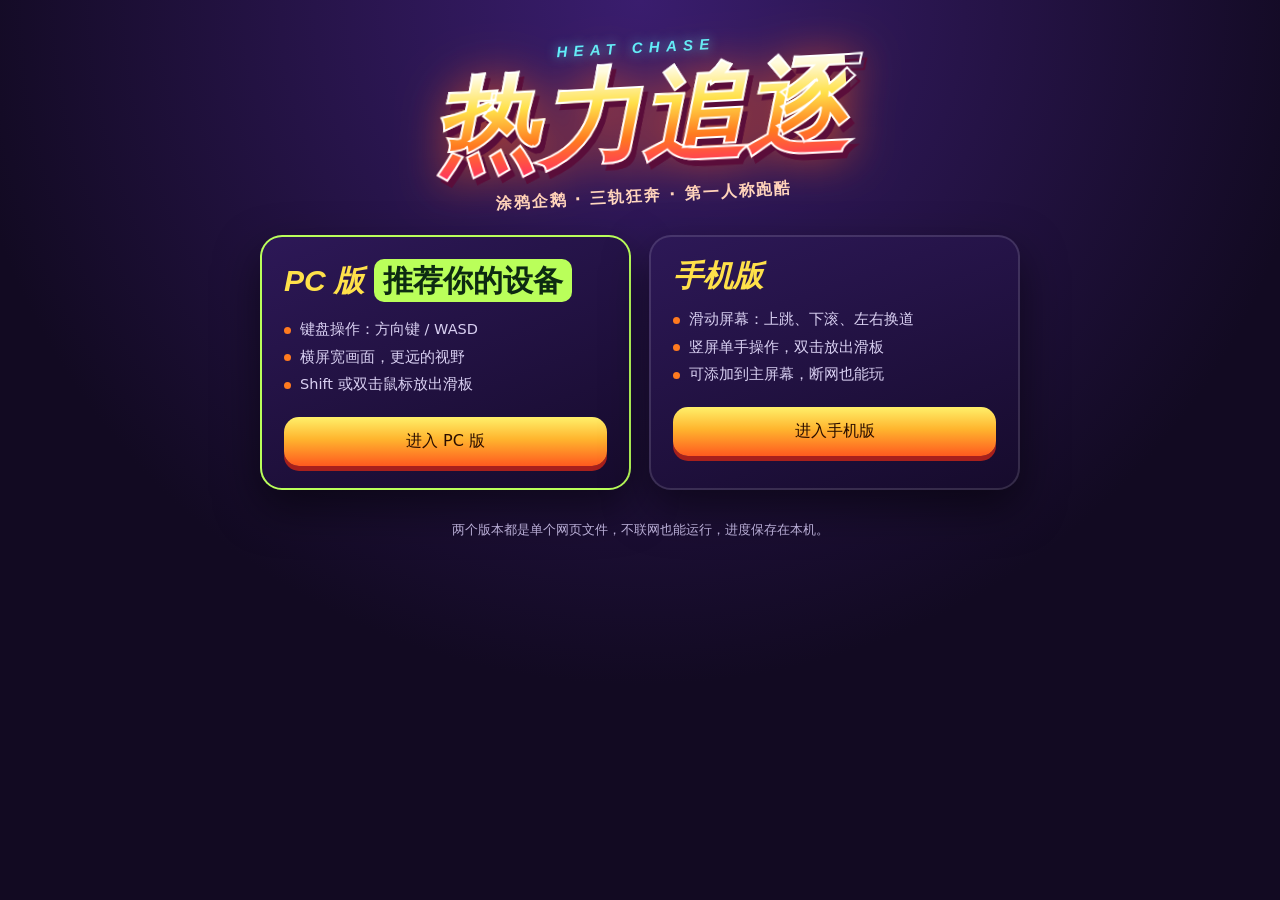
<file: heat-chase/index.html>
<!DOCTYPE html>
<html lang="zh-CN">
<head>
<meta charset="utf-8">
<meta name="viewport" content="width=device-width,initial-scale=1,viewport-fit=cover">
<title>热力追逐 · 选择版本</title>
<meta name="theme-color" content="#120a22">
<link rel="icon" href="icon-192.png">
<style>
*{box-sizing:border-box;margin:0;padding:0}
html,body{min-height:100%}
body{font-family:"PingFang SC","Hiragino Sans GB","Microsoft YaHei","Noto Sans SC",system-ui,sans-serif;color:#fff;background:radial-gradient(circle at 50% 0,#3a1d6e,#120a22 62%) fixed;display:flex;flex-direction:column;align-items:center;justify-content:center;gap:28px;padding:40px 20px}
header{text-align:center;transform:rotate(-3deg)}
.sub{font:italic 900 15px/1 "Arial Black",Impact,sans-serif;letter-spacing:.42em;color:#5ef2ff;text-shadow:0 0 12px rgba(94,242,255,.7);margin-bottom:8px}
h1{font:italic 900 clamp(52px,13vw,104px)/1.05 "Arial Black",Impact,"PingFang SC","Microsoft YaHei",sans-serif;background:linear-gradient(180deg,#fffbe0 6%,#ffe14a 36%,#ff7a1f 68%,#ff2e63);-webkit-background-clip:text;background-clip:text;color:transparent;-webkit-text-stroke:2px #fff;filter:drop-shadow(4px 6px 0 #5a0d3a) drop-shadow(0 0 22px rgba(255,90,31,.55));white-space:nowrap}
p.tag{margin-top:14px;color:#ffd9c2;font-weight:800;letter-spacing:.12em}
main{display:flex;flex-wrap:wrap;gap:18px;justify-content:center;width:100%;max-width:760px}
a.card{flex:1 1 280px;display:block;text-decoration:none;color:#fff;padding:24px;border-radius:22px;background:linear-gradient(160deg,#2d1857,#160b2c);box-shadow:0 0 0 2px rgba(255,255,255,.13) inset,0 18px 44px rgba(0,0,0,.5);transition:transform .15s,box-shadow .15s}
a.card:hover,a.card:focus-visible{transform:translateY(-4px);box-shadow:0 0 0 2px #ffe14a inset,0 22px 50px rgba(255,90,31,.35);outline:none}
a.card.rec{box-shadow:0 0 0 2px #baff5a inset,0 18px 44px rgba(0,0,0,.5)}
.card h2{font:italic 900 30px/1.1 "Arial Black",Impact,"PingFang SC","Microsoft YaHei",sans-serif;color:#ffe14a;display:flex;align-items:center;gap:10px}
.card h2 em{font:800 12px/1 inherit;font-style:normal;color:#0d2a12;background:#baff5a;padding:5px 9px;border-radius:10px;display:none}
.card.rec h2 em{display:inline-block}
.card ul{list-style:none;margin:14px 0 18px;color:#d9d0f2;font-size:14.5px;line-height:1.9}
.card ul li::before{content:"";display:inline-block;width:7px;height:7px;border-radius:50%;background:#ff7a1f;margin-right:9px;vertical-align:middle}
.go{display:block;text-align:center;font:italic 900 19px/1 inherit;color:#2a0d00;padding:14px;border-radius:15px;background:linear-gradient(180deg,#fff06a,#ffb52e 45%,#ff5a1f);box-shadow:0 5px 0 #a8201c}
footer{color:#b9aed6;font-size:13px;text-align:center;line-height:1.8;max-width:620px}
</style>
</head>
<body>
<header>
  <div class="sub">HEAT CHASE</div>
  <h1>热力追逐</h1>
  <p class="tag">涂鸦企鹅 · 三轨狂奔 · 第一人称跑酷</p>
</header>
<main>
  <a class="card" id="c-pc" href="pc/index.html">
    <h2>PC 版 <em>推荐你的设备</em></h2>
    <ul><li>键盘操作：方向键 / WASD</li><li>横屏宽画面，更远的视野</li><li>Shift 或双击鼠标放出滑板</li></ul>
    <span class="go">进入 PC 版</span>
  </a>
  <a class="card" id="c-m" href="mobile/index.html">
    <h2>手机版 <em>推荐你的设备</em></h2>
    <ul><li>滑动屏幕：上跳、下滚、左右换道</li><li>竖屏单手操作，双击放出滑板</li><li>可添加到主屏幕，断网也能玩</li></ul>
    <span class="go">进入手机版</span>
  </a>
</main>
<footer>两个版本都是单个网页文件，不联网也能运行，进度保存在本机。</footer>
<script>
(function () {
  var touch = ('ontouchstart' in window || navigator.maxTouchPoints > 0) && Math.min(screen.width, screen.height) < 820;
  document.getElementById(touch ? 'c-m' : 'c-pc').className += ' rec';
})();
</script>
</body>
</html>
</file>
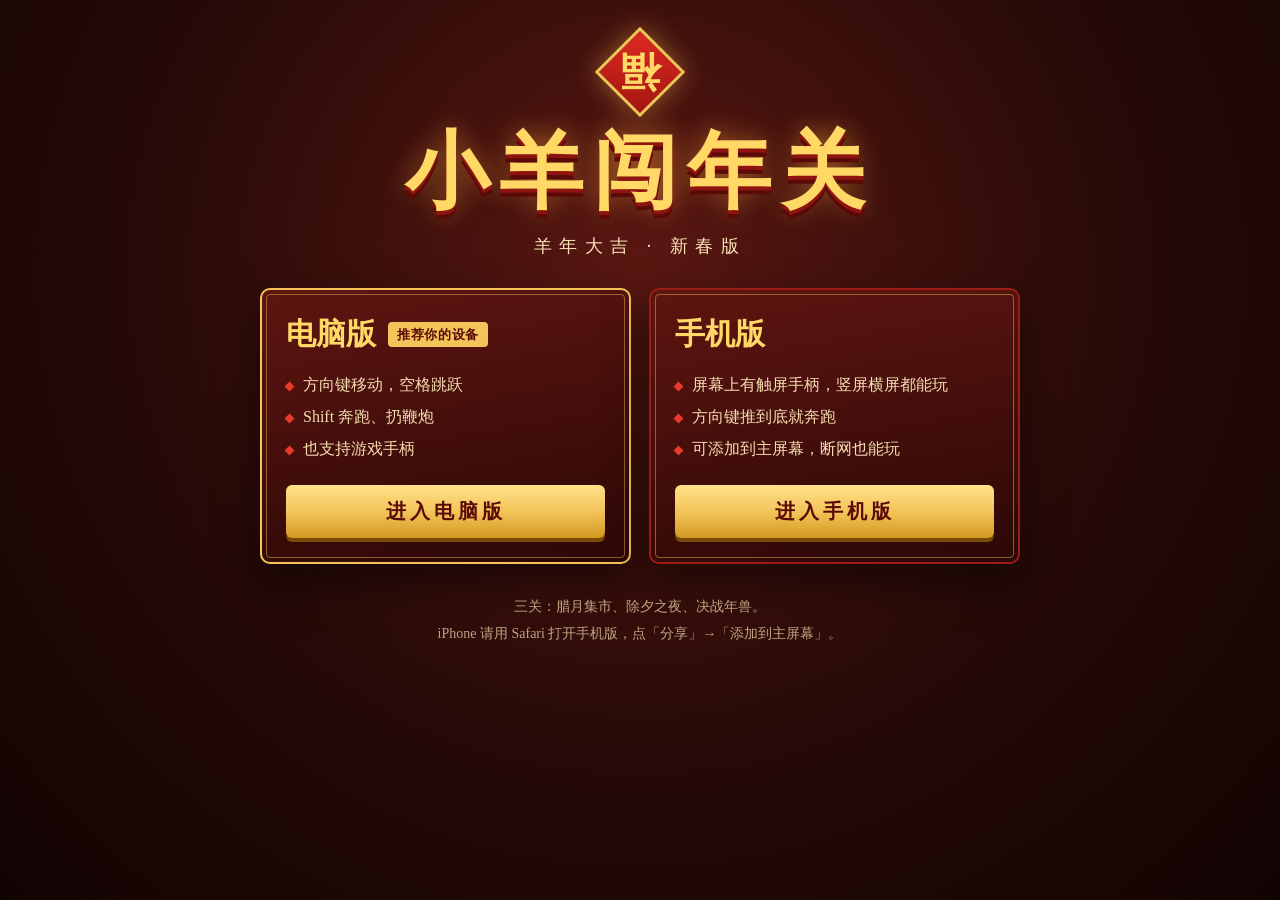
<file: xiaoyang/index.html>
<!DOCTYPE html>
<html lang="zh-CN">
<head>
<meta charset="utf-8">
<meta name="viewport" content="width=device-width,initial-scale=1,viewport-fit=cover">
<title>小羊闯年关 · 选择版本</title>
<meta name="description" content="春节主题横版闯关小游戏：小羊阿咩顶福砖、踩年兽。有电脑版和手机版。">
<meta name="theme-color" content="#1a0705">
<link rel="icon" type="image/png" href="mobile/icon-192.png">
<link rel="apple-touch-icon" href="mobile/icon-180.png">
<style>
*{box-sizing:border-box;margin:0;padding:0}
html,body{min-height:100%}
body{font-family:"KaiTi","STKaiti","Kaiti SC","楷体","Noto Serif CJK SC","Songti SC",serif;color:#fbf1dc;background:#1a0705 radial-gradient(ellipse at 50% 30%,#5a1712 0%,#260a07 55%,#120403 100%) fixed;
 display:flex;flex-direction:column;align-items:center;justify-content:center;gap:30px;padding:calc(env(safe-area-inset-top) + 40px) 20px calc(env(safe-area-inset-bottom) + 40px)}
header{text-align:center}
.fu{width:64px;height:64px;margin:0 auto 22px;rotate:45deg;background:linear-gradient(135deg,#dc2a22,#a3150f);border:3px solid #f3c45a;box-shadow:0 0 26px rgba(255,190,80,.45);display:grid;place-items:center;animation:sway 3.2s ease-in-out infinite}
.fu i{rotate:135deg;font-size:40px;font-weight:900;line-height:1;font-style:normal;color:#ffd866}
@keyframes sway{0%,100%{rotate:41deg}50%{rotate:49deg}}
h1{font-size:clamp(46px,12vw,84px);font-weight:900;letter-spacing:.12em;color:#ffd866;line-height:1.1;text-shadow:0 4px 0 #8e140f,0 8px 0 #5a0a07,0 0 26px rgba(255,170,60,.55);text-wrap:balance}
.tag{margin-top:16px;font-size:18px;letter-spacing:.4em;color:#fbe3b5}
main{display:flex;flex-wrap:wrap;gap:18px;justify-content:center;width:100%;max-width:760px}
a.card{flex:1 1 280px;display:flex;flex-direction:column;text-decoration:none;color:inherit;padding:24px;border-radius:10px;background:linear-gradient(170deg,#5e1510,#2c0806);border:2px solid #9b1b15;outline:1px solid rgba(243,196,90,.45);outline-offset:-7px;box-shadow:0 18px 44px rgba(0,0,0,.5);transition:transform .15s,border-color .15s}
a.card:hover,a.card:focus-visible{transform:translateY(-4px);border-color:#f3c45a}
a.card:focus-visible{outline:3px solid #ffd866;outline-offset:3px}
a.card.rec{border-color:#f3c45a}
.card h2{font-size:30px;color:#ffd866;display:flex;align-items:center;gap:12px}
.card h2 em{display:none;font:700 13px/1 system-ui,sans-serif;font-style:normal;letter-spacing:.05em;color:#5a0a07;background:#f3c45a;padding:6px 9px;border-radius:4px}
.card.rec h2 em{display:inline-block}
.card ul{list-style:none;margin:14px 0 20px;font-size:16px;line-height:2;color:#f6dcb0;flex:1}
.card li::before{content:"";display:inline-block;width:7px;height:7px;rotate:45deg;background:#e8392b;margin-right:10px;vertical-align:middle}
.go{display:block;text-align:center;font-size:20px;font-weight:900;letter-spacing:.2em;color:#5a0a07;padding:13px;border-radius:6px;background:linear-gradient(180deg,#ffe28a,#f3c45a 50%,#d39a22);box-shadow:0 4px 0 #7a4a08}
footer{max-width:600px;text-align:center;font-size:14px;line-height:1.9;color:rgba(251,227,181,.7)}
@media (prefers-reduced-motion:reduce){.fu{animation:none}a.card{transition:none}}
</style>
</head>
<body>
<header>
  <div class="fu" aria-hidden="true"><i>福</i></div>
  <h1>小羊闯年关</h1>
  <p class="tag">羊年大吉 · 新春版</p>
</header>
<main>
  <a class="card" id="c-pc" href="pc/">
    <h2>电脑版 <em>推荐你的设备</em></h2>
    <ul><li>方向键移动，空格跳跃</li><li>Shift 奔跑、扔鞭炮</li><li>也支持游戏手柄</li></ul>
    <span class="go">进入电脑版</span>
  </a>
  <a class="card" id="c-m" href="mobile/">
    <h2>手机版 <em>推荐你的设备</em></h2>
    <ul><li>屏幕上有触屏手柄，竖屏横屏都能玩</li><li>方向键推到底就奔跑</li><li>可添加到主屏幕，断网也能玩</li></ul>
    <span class="go">进入手机版</span>
  </a>
</main>
<footer>三关：腊月集市、除夕之夜、决战年兽。<br>iPhone 请用 Safari 打开手机版，点「分享」→「添加到主屏幕」。</footer>
<script>
(function () {
  var touch = ('ontouchstart' in window || navigator.maxTouchPoints > 0) && Math.min(screen.width, screen.height) < 820;
  var rec = document.getElementById(touch ? 'c-m' : 'c-pc');
  rec.className += ' rec';
  rec.parentNode.insertBefore(rec, rec.parentNode.firstChild);
  if ('serviceWorker' in navigator) navigator.serviceWorker.getRegistrations().then(function (rs) {
    rs.forEach(function (r) { if (/\/xiaoyang\/$/.test(r.scope)) r.update().catch(function () {}); });
  }).catch(function () {});
})();
</script>
</body>
</html>
</file>
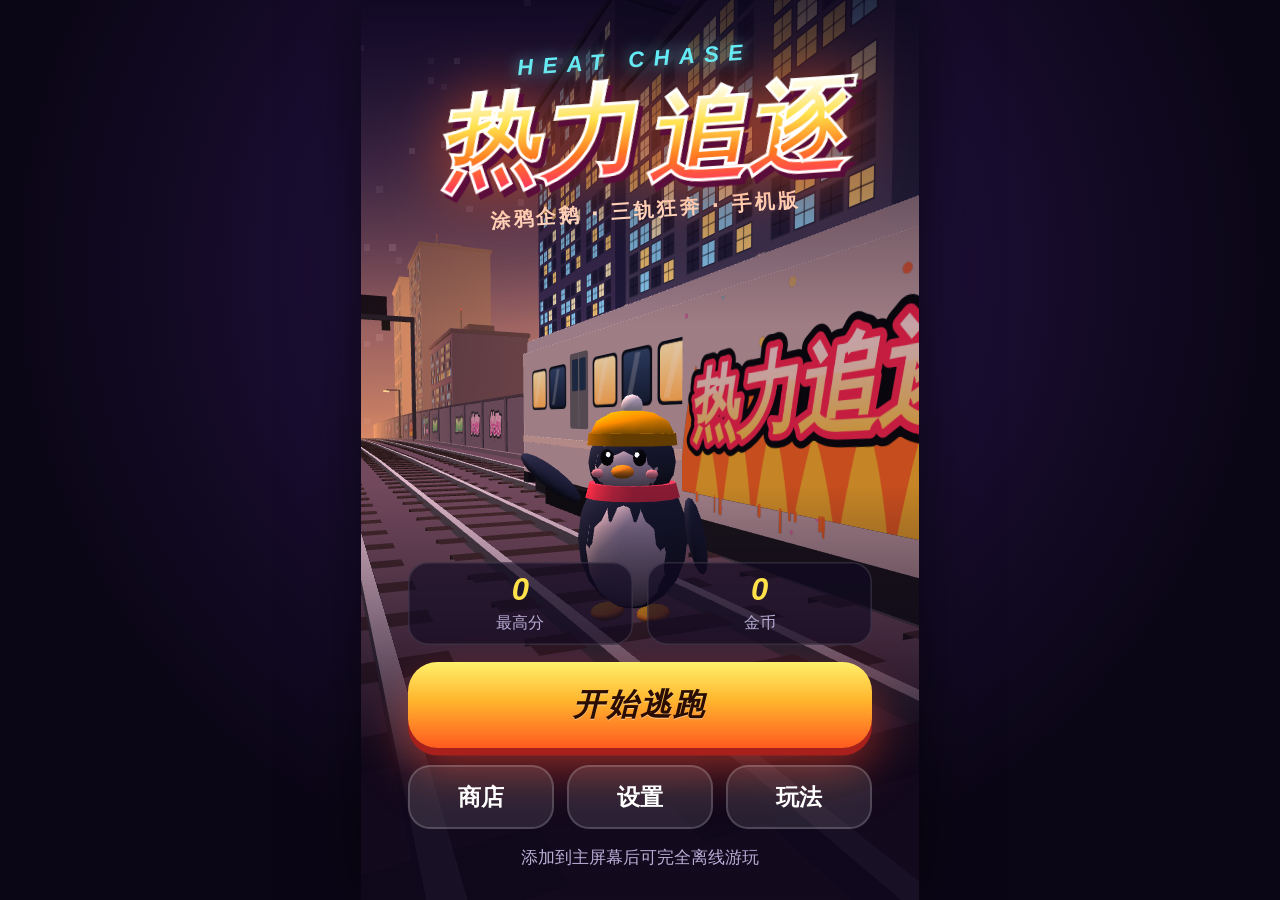
<file: heat-chase/mobile/index.html>
<!DOCTYPE html>
<html lang="zh-CN">
<head>
<meta charset="utf-8">
<meta name="viewport" content="width=device-width,initial-scale=1,maximum-scale=1,user-scalable=no,viewport-fit=cover">
<title>热力追逐 · 手机版</title>
<meta name="description" content="热力追逐：第一人称三轨道跑酷，涂鸦企鹅大逃亡。完全离线可玩。">
<meta name="theme-color" content="#120a22">
<link rel="manifest" href="manifest.webmanifest">
<link rel="icon" href="icon-192.png">
<link rel="apple-touch-icon" href="icon-192.png">
<meta name="apple-mobile-web-app-capable" content="yes">
<meta name="mobile-web-app-capable" content="yes">
<meta name="apple-mobile-web-app-status-bar-style" content="black-translucent">
<meta name="apple-mobile-web-app-title" content="热力追逐">
<style>
/* ============ 热力追逐 · 样式（PC 版与手机版共用，按 body 类区分） ============ */
*{box-sizing:border-box;margin:0;padding:0;-webkit-tap-highlight-color:transparent}
html,body{height:100%;background:#0b0616;overflow:hidden;overscroll-behavior:none}
body{font-family:"PingFang SC","Hiragino Sans GB","Microsoft YaHei","Noto Sans SC","Source Han Sans SC",system-ui,sans-serif;color:#fff;-webkit-user-select:none;user-select:none;-webkit-touch-callout:none}
button{font:inherit;color:inherit;cursor:pointer;border:0;background:none}
.hidden{display:none!important}
.ic{display:block;flex:none}
#frame{position:fixed;top:0;left:0;right:0;bottom:0;display:flex;justify-content:center;background:radial-gradient(circle at 50% 30%,#2a1650,#0b0616 70%)}
#stage{position:relative;width:100%;height:100%;overflow:hidden;touch-action:none;font-size:var(--f,16px);background:#120a22}
.plat-mobile #stage{max-width:62vh;max-width:62dvh;box-shadow:0 0 60px rgba(0,0,0,.6)}
#gl{position:absolute;top:0;left:0;width:100%;height:100%;display:block}
kbd{display:inline-block;min-width:1.7em;padding:.08em .42em;border-radius:.35em;background:#fff;color:#1a0f33;font:800 .82em/1.5 inherit;text-align:center;box-shadow:0 .16em 0 #b9aed6;margin:0 .14em;font-style:normal}

/* ---------- HUD ---------- */
#hud{position:absolute;top:0;left:0;right:0;bottom:0;pointer-events:none;--st:env(safe-area-inset-top,0px);--sb:env(safe-area-inset-bottom,0px)}
#hud .ui{pointer-events:auto}
.hbtn{position:absolute;width:2.9em;height:2.9em;border-radius:.85em;background:rgba(18,10,34,.62);display:grid;place-items:center;box-shadow:0 0 0 2px rgba(255,255,255,.16) inset,0 .3em .8em rgba(0,0,0,.35)}
.hbtn:active,#btnBoard:active{transform:scale(.93)}
#btnPause{top:calc(.8em + var(--st));left:.8em;background:linear-gradient(180deg,#4a97ff,#2456e6)}
#btnView{top:calc(4.2em + var(--st));left:.8em}
#scorebox{position:absolute;top:calc(.7em + var(--st));right:.85em;display:flex;flex-direction:column;align-items:flex-end;gap:.28em}
#mult{font:italic 900 1.55em/1 "Arial Black",Impact,sans-serif;color:#ffe14a;text-shadow:0 .08em 0 #7a2b00,0 0 .5em rgba(255,90,31,.85)}
#mult.dbl{color:#ecc8ff;text-shadow:0 .08em 0 #3a0a66,0 0 .6em rgba(160,60,255,.95)}
#mult.bump{animation:bump .32s}
#score{font:italic 900 2.3em/1 "Arial Black",Impact,sans-serif;font-variant-numeric:tabular-nums;letter-spacing:.01em;text-shadow:0 .07em 0 #1a0f33,0 0 .45em rgba(94,242,255,.6)}
#coinrow{display:flex;align-items:center;gap:.32em;background:rgba(18,10,34,.62);padding:.2em .65em .2em .3em;border-radius:1em;font-weight:800;font-size:1.02em;font-variant-numeric:tabular-nums}
#heatbar{position:relative;width:8.6em;height:1em;border-radius:.5em;background:rgba(18,10,34,.66);overflow:hidden;box-shadow:0 0 0 1.5px rgba(255,255,255,.2) inset}
#heatfill{height:100%;width:0;background:linear-gradient(90deg,#ffe14a,#ff7a1f 55%,#ff2e63);transition:width .16s linear}
#heatbar span{position:absolute;top:0;left:0;right:0;font-size:.62em;line-height:1.62;text-align:center;font-weight:800;letter-spacing:.4em;text-indent:.4em;text-shadow:0 1px 2px #000}
#chase{position:absolute;top:calc(.95em + var(--st));left:50%;transform:translateX(-50%);width:11em}
.plat-mobile #chase{left:4.4em;transform:none;width:7.6em;top:calc(1.15em + var(--st))}
.c-track{position:relative;height:2.2em;border-radius:1.1em;background:rgba(18,10,34,.6);box-shadow:0 0 0 1.5px rgba(255,255,255,.16) inset}
.c-track::before{content:"";position:absolute;left:1.2em;right:1.2em;top:50%;border-top:2px dashed rgba(255,255,255,.28)}
.c-guard{position:absolute;top:50%;left:4%;transform:translateY(-50%);transition:left .3s}
.c-pen{position:absolute;right:.35em;top:50%;transform:translateY(-50%)}
#chase.danger .c-track{box-shadow:0 0 0 2px #ff2e63 inset,0 0 1em rgba(255,46,99,.8);animation:blink .45s infinite alternate}
#fxbar{position:absolute;left:.85em;bottom:calc(1.1em + var(--sb));display:flex;flex-direction:column;gap:.4em}
.plat-pc #fxbar{bottom:3.6em}
.fx{display:flex;align-items:center;gap:.45em;width:9.6em;padding:.28em .6em .28em .34em;border-radius:1.2em;background:rgba(18,10,34,.7);box-shadow:0 0 0 1.5px rgba(255,255,255,.18) inset}
.fx-bar{flex:1;height:.6em;border-radius:.3em;background:rgba(255,255,255,.16);overflow:hidden}
.fx-bar i{display:block;height:100%;background:linear-gradient(90deg,#5ef2ff,#baff5a);border-radius:.3em}
.fx.low .fx-bar i{background:#ff5a6e;animation:blink .25s infinite alternate}
#btnBoard{position:absolute;right:.9em;bottom:calc(1.2em + var(--sb));width:4.7em;height:4.7em;border-radius:50%;display:grid;place-items:center;--p:100;
  background:radial-gradient(circle,rgba(18,10,34,.92) 61%,transparent 63%),conic-gradient(#5ef2ff calc(var(--p)*1%),rgba(255,255,255,.16) 0);box-shadow:0 .3em 1em rgba(0,0,0,.45)}
.plat-pc #btnBoard{bottom:3.4em}
#btnBoard.ready{animation:glow 1.1s infinite alternate}
#btnBoard.on{background:radial-gradient(circle,rgba(10,50,70,.95) 61%,transparent 63%),conic-gradient(#baff5a calc(var(--p)*1%),rgba(255,255,255,.16) 0)}
#btnBoard.cd{background:radial-gradient(circle,rgba(18,10,34,.92) 61%,transparent 63%),conic-gradient(#ff7a1f calc(var(--p)*1%),rgba(255,255,255,.16) 0)}
#btnBoard.cd .ic{opacity:.35}
.b-inf{position:absolute;right:.35em;top:.05em;font:900 1.15em/1 "Arial Black",sans-serif;color:#ffe14a;text-shadow:0 1px 0 #000,0 0 .3em #000}
.b-key{position:absolute;bottom:-.75em;left:50%;transform:translateX(-50%);font-size:.66em;font-weight:800;padding:.1em .6em;border-radius:.8em;background:#fff;color:#1a0f33;white-space:nowrap}
#keybar{position:absolute;left:50%;bottom:.8em;transform:translateX(-50%);font-size:.78em;white-space:nowrap;padding:.4em 1em;border-radius:1.2em;background:rgba(18,10,34,.5);color:#d9d0f2;opacity:.85}
#vig{position:absolute;top:0;left:0;right:0;bottom:0;pointer-events:none;opacity:0;transition:opacity .3s;background:radial-gradient(ellipse at center,transparent 50%,rgba(255,30,70,.6) 100%)}
#vig.danger{opacity:1;animation:blink .5s infinite alternate}

/* ---------- 飘字 / 提示 / 对话气泡 ---------- */
#pops{position:absolute;top:21%;left:0;right:0;display:flex;flex-direction:column;align-items:center;gap:.25em;pointer-events:none}
.pop{font:italic 900 1.45em/1.15 "Arial Black",Impact,"PingFang SC","Microsoft YaHei",sans-serif;text-shadow:0 .09em 0 #1a0f33,0 0 .5em rgba(0,0,0,.6);animation:pop 1.3s forwards;white-space:nowrap}
.pop.good{color:#baff5a}.pop.warn{color:#ff6b7f}.pop.gold{color:#ffd23a}.pop.zone{color:#5ef2ff;font-size:1.25em}.pop.info{color:#fff;font-size:1.15em}
.pop.heat{color:#ffe14a;text-shadow:0 .09em 0 #7a2b00,0 0 .6em #ff5a1f;font-size:1.7em}
.pop.big{color:#fff;font-size:2.8em;text-shadow:0 .08em 0 #ff2e63,0 0 .5em #ff5a1f}
#hint{position:absolute;top:56%;left:50%;transform:translate(-50%,-50%);padding:.7em 1.3em;border-radius:1.1em;background:rgba(18,10,34,.86);box-shadow:0 0 0 2px #5ef2ff inset,0 0 1.4em rgba(94,242,255,.45);font-size:1.3em;font-weight:800;white-space:nowrap;pointer-events:none;animation:hintIn .25s}
#hint b{color:#ffe14a}
#bubble{position:absolute;top:24%;left:50%;transform:translateX(-50%) rotate(-3deg);padding:.55em 1em;border-radius:1em;background:#fff;color:#1a0f33;font-weight:900;font-size:1.35em;white-space:nowrap;pointer-events:none;box-shadow:.18em .22em 0 #ff2e63;animation:hintIn .2s}
#bubble::after{content:"";position:absolute;left:38%;bottom:-.55em;border:.35em solid transparent;border-top-color:#fff;border-left-color:#fff}

/* ---------- 界面通用 ---------- */
.screen{position:absolute;top:0;left:0;right:0;bottom:0;display:none}
.screen.on{display:flex}
.dim{background:rgba(10,5,22,.74);align-items:center;justify-content:center;padding:1em;-webkit-backdrop-filter:blur(5px);backdrop-filter:blur(5px)}
.card{width:100%;max-width:23em;max-height:100%;display:flex;flex-direction:column;gap:.7em;padding:1.35em;border-radius:1.3em;background:linear-gradient(160deg,#2d1857,#160b2c);box-shadow:0 0 0 2px rgba(255,255,255,.13) inset,0 1.2em 3em rgba(0,0,0,.55);position:relative;animation:cardIn .22s}
.card.wide{max-width:30em}
.card h2{font:italic 900 1.9em/1.1 "Arial Black",Impact,"PingFang SC","Microsoft YaHei",sans-serif;text-align:center;background:linear-gradient(180deg,#fff,#ffe14a 60%,#ff7a1f);-webkit-background-clip:text;background-clip:text;color:transparent;filter:drop-shadow(0 .06em 0 #5a0d3a)}
.card h3{font-size:1em;color:#5ef2ff;margin:.9em 0 .45em;letter-spacing:.06em}
.card h3 small{color:#b9aed6;font-weight:400;margin-left:.5em;letter-spacing:0}
.card-head{display:flex;align-items:center;justify-content:space-between}
.wallet{display:flex;align-items:center;gap:.35em;font-weight:900;font-size:1.15em;background:rgba(0,0,0,.35);padding:.25em .8em .25em .4em;border-radius:1em}
.scroll{flex:1;min-height:0;overflow-y:auto;touch-action:pan-y;-webkit-overflow-scrolling:touch;padding-right:.3em}
.lead{color:#d9d0f2;line-height:1.65;font-size:.95em}
.btn{display:block;width:100%;font-weight:800;font-size:1.05em;padding:.72em 1em;border-radius:.95em;background:rgba(255,255,255,.1);box-shadow:0 0 0 2px rgba(255,255,255,.17) inset;transition:transform .06s,background .15s}
.btn:hover{background:rgba(255,255,255,.18)}
.btn:active{transform:translateY(2px) scale(.985)}
.btn.primary{font-size:1.4em;font-weight:900;font-style:italic;color:#2a0d00;background:linear-gradient(180deg,#fff06a,#ffb52e 45%,#ff5a1f);box-shadow:0 .24em 0 #a8201c,0 .7em 1.5em rgba(255,70,40,.5);text-shadow:0 1px 0 rgba(255,255,255,.45);letter-spacing:.08em}
.btn.primary:hover{background:linear-gradient(180deg,#fff7a0,#ffc44e 45%,#ff6a2f)}
.row{display:flex;gap:.6em}.row .btn{flex:1}

/* ---------- 主菜单 ---------- */
#s-menu{flex-direction:column;justify-content:space-between;align-items:center;padding:calc(2.2em + env(safe-area-inset-top,0px)) 1.2em calc(1.4em + env(safe-area-inset-bottom,0px));background:linear-gradient(180deg,rgba(12,6,26,.82),rgba(12,6,26,0) 36%,rgba(12,6,26,0) 54%,rgba(12,6,26,.94) 86%)}
.title{transform:rotate(-4deg);text-align:center}
.t-sub{font:italic 900 1em/1 "Arial Black",Impact,sans-serif;letter-spacing:.42em;color:#5ef2ff;text-shadow:0 0 .7em rgba(94,242,255,.75);margin-bottom:.35em}
h1{font:italic 900 4.5em/1.05 "Arial Black",Impact,"PingFang SC","Microsoft YaHei","Noto Sans SC",sans-serif;white-space:nowrap;filter:drop-shadow(.05em .07em 0 #5a0d3a) drop-shadow(0 0 .3em rgba(255,90,31,.6))}
h1 span{display:inline-block;padding:0 .04em;background:linear-gradient(180deg,#fffbe0 6%,#ffe14a 36%,#ff7a1f 68%,#ff2e63);-webkit-background-clip:text;background-clip:text;color:transparent;-webkit-text-stroke:.03em #fff}
h1 span:last-child{transform:translateY(.1em)}
.t-tag{margin-top:.7em;font-weight:800;font-size:.9em;letter-spacing:.14em;color:#ffd9c2}
.menu-panel{width:100%;max-width:21em;display:flex;flex-direction:column;gap:.75em}
.stats{display:flex;gap:.6em}
.stats div{flex:1;padding:.5em;border-radius:.9em;background:rgba(18,10,34,.66);text-align:center;box-shadow:0 0 0 1.5px rgba(255,255,255,.12) inset}
.stats b{display:block;font:italic 900 1.4em/1.1 "Arial Black",Impact,sans-serif;color:#ffe14a}
.stats span{font-size:.72em;color:#b9aed6}
.foot{text-align:center;font-size:.76em;color:#b9aed6}
.plat-pc #s-menu{align-items:flex-start;justify-content:center;gap:2.2em;padding:2em 0 2em 6.5%;background:linear-gradient(90deg,rgba(12,6,26,.94),rgba(12,6,26,.62) 34%,rgba(12,6,26,0) 60%)}
.plat-pc .title{text-align:left;transform-origin:left center}
.plat-pc h1{font-size:5.2em}
.plat-pc .menu-panel{max-width:22em}

/* ---------- 结算 ---------- */
.bigscore{font:italic 900 3.3em/1 "Arial Black",Impact,sans-serif;text-align:center;font-variant-numeric:tabular-nums;text-shadow:0 .06em 0 #1a0f33,0 0 .5em rgba(94,242,255,.6)}
.grid{display:grid;grid-template-columns:1fr 1fr;gap:.5em;margin:.2em 0 .3em}
.grid div{padding:.5em;border-radius:.8em;background:rgba(0,0,0,.3);text-align:center}
.grid b{display:block;font:italic 900 1.25em/1.15 "Arial Black",Impact,sans-serif;color:#ffe14a}
.grid span{font-size:.72em;color:#b9aed6}
.badge{position:absolute;top:-.7em;right:-.5em;transform:rotate(9deg);padding:.3em .9em;border-radius:.6em;background:linear-gradient(180deg,#ff5ad1,#ff2e63);font-weight:900;box-shadow:0 .2em 0 #8a0f3a;animation:bump .5s 3}

/* ---------- 商店 ---------- */
.up{display:flex;align-items:center;gap:.7em;padding:.6em;border-radius:.9em;background:rgba(0,0,0,.28);margin-bottom:.45em}
.up-mid{flex:1;min-width:0}
.up-mid b{display:block;font-size:1em}
.up-mid span{display:block;font-size:.72em;color:#b9aed6;margin:.1em 0 .3em}
.pips{display:flex;align-items:center;gap:.22em}
.pips i{width:1.05em;height:.42em;border-radius:.2em;background:rgba(255,255,255,.18)}
.pips i.on{background:linear-gradient(90deg,#ffe14a,#ff7a1f)}
.pips em{font-style:normal;font-size:.72em;margin-left:.5em;color:#5ef2ff;font-weight:800}
.buy{display:flex;align-items:center;gap:.3em;padding:.5em .8em;border-radius:.8em;font-weight:900;color:#2a0d00;background:linear-gradient(180deg,#fff06a,#ffb52e);box-shadow:0 .18em 0 #b86e00;white-space:nowrap}
.buy.poor{background:rgba(255,255,255,.14);color:#b9aed6;box-shadow:none}
.buy.max{background:none;color:#baff5a;box-shadow:0 0 0 1.5px #baff5a inset}
#s-skins{display:grid;grid-template-columns:1fr 1fr;gap:.5em}
.skin{padding:.7em .5em;border-radius:.9em;background:rgba(0,0,0,.28);text-align:center;box-shadow:0 0 0 2px transparent inset}
.skin.cur{box-shadow:0 0 0 2px #baff5a inset;background:rgba(186,255,90,.1)}
.skin b{display:block;margin:.45em 0 .15em}
.skin em{display:inline-flex;align-items:center;gap:.25em;font-style:normal;font-size:.78em;color:#ffe14a;font-weight:800}
.skin.cur em{color:#baff5a}.skin.poor em{color:#b9aed6}
.sw{display:flex;flex-direction:column;align-items:center;width:2.5em;height:3.4em;margin:0 auto;border-radius:1.25em 1.25em 1.1em 1.1em;overflow:hidden;box-shadow:0 0 0 2px rgba(255,255,255,.25)}
.sw i{display:block;width:100%}.sw i:nth-child(1){height:22%}.sw i:nth-child(2){height:20%}.sw i:nth-child(3){height:14%}.sw i:nth-child(4){height:44%}

/* ---------- 设置 / 玩法 ---------- */
.opt{display:flex;align-items:center;justify-content:space-between;padding:.5em .2em .5em .4em;border-bottom:1px solid rgba(255,255,255,.08);font-weight:700}
.tog,.seg{min-width:6.4em;padding:.42em .8em;border-radius:1em;font-weight:800;font-size:.92em;background:rgba(255,255,255,.12);box-shadow:0 0 0 1.5px rgba(255,255,255,.2) inset}
.tog.on{background:linear-gradient(180deg,#baff5a,#3ecf6a);color:#0d2a12;box-shadow:none}
.seg.danger{color:#ff8a98}
.keys,.pus,.tips{list-style:none}
.keys li,.pus li{display:flex;align-items:center;gap:.7em;padding:.42em 0;border-bottom:1px solid rgba(255,255,255,.07);font-size:.92em}
.keys b{flex:none;min-width:8.5em;color:#ffe14a}
.pus b{flex:none;min-width:4.6em}
.keys span,.pus span{color:#d9d0f2;font-size:.92em}
.tips li{position:relative;padding:.3em 0 .3em 1.1em;font-size:.88em;line-height:1.55;color:#d9d0f2}
.tips li::before{content:"";position:absolute;left:.15em;top:.85em;width:.4em;height:.4em;border-radius:50%;background:#ff7a1f}
.tips b{color:#ffe14a}

/* 手机横屏提示 */
#rotate{display:none;position:fixed;top:0;left:0;right:0;bottom:0;z-index:9;background:#120a22;align-items:center;justify-content:center;font-size:18px;font-weight:800;text-align:center;padding:2em}
@media (orientation:landscape) and (max-height:480px){.plat-mobile #rotate{display:flex}}

@keyframes bump{0%{transform:scale(1)}40%{transform:scale(1.35)}100%{transform:scale(1)}}
@keyframes blink{from{opacity:1}to{opacity:.45}}
@keyframes glow{from{box-shadow:0 .3em 1em rgba(0,0,0,.45),0 0 0 0 rgba(94,242,255,.0)}to{box-shadow:0 .3em 1em rgba(0,0,0,.45),0 0 1.2em .2em rgba(94,242,255,.75)}}
@keyframes pop{0%{opacity:0;transform:translateY(.6em) scale(.6)}14%{opacity:1;transform:translateY(0) scale(1.12)}24%{transform:scale(1)}72%{opacity:1;transform:translateY(-.3em)}100%{opacity:0;transform:translateY(-1.3em)}}
@keyframes hintIn{from{opacity:0;margin-top:.8em}to{opacity:1;margin-top:0}}
@keyframes cardIn{from{opacity:0;transform:translateY(1em) scale(.96)}to{opacity:1;transform:none}}
@media (prefers-reduced-motion:reduce){#hint,#bubble,.card{animation-duration:.01s}#btnBoard.ready,#vig.danger,#chase.danger .c-track{animation:none}}

</style>
</head>
<body class="plat-mobile">
<div id="frame">
  <div id="stage">
    <canvas id="gl"></canvas>
    <div id="vig"></div>
    <div id="hud" class="hidden"></div>
    <div id="pops"></div>
    <div id="hint" class="hidden"></div>
    <div id="bubble" class="hidden"></div>
    <div id="screens"></div>
  </div>
</div>
<div id="rotate">请把手机竖过来玩<br>热力追逐 · 手机版为竖屏设计</div>
<noscript>这个游戏需要开启 JavaScript 才能运行。</noscript>
<script>
/* 热力追逐 手机版 —— 由 src/ 目录下的源码通过 build.js 合并生成，请勿直接修改本文件 */
(function () {
'use strict';
/* ---- platform-mobile.js ---- */
/* ============ 手机版：滑动手势、竖屏、可添加到主屏幕离线游玩 ============ */
const PLATFORM = {
  id: 'mobile', label: '手机版', viewDist: 115, maxDpr: 2, swipePx: 22, boardKey: '双击',
  hints: {
    jump: '<b>↑ 上滑</b> 跳跃',
    roll: '<b>↓ 下滑</b> 下蹲翻滚',
    lane: '<b>← 左右滑 →</b> 切换车道',
    board: '<b>双击屏幕</b> 放出滑板',
  },
  controls: [
    ['上滑', '跳跃'],
    ['下滑', '下蹲翻滚（空中下滑可急速落地）'],
    ['左右滑', '切换车道'],
    ['双击屏幕', '放出滑板（护盾）'],
    ['右下角滑板按钮', '同样可以放出滑板'],
    ['眼睛按钮', '切换第一人称 / 追尾视角'],
  ],
  keyBar: '',
  menuFoot: '添加到主屏幕后可完全离线游玩',
};

/* ---- engine.js ---- */
/* =====================================================================
 * 热力追逐 · 引擎层
 * 数学工具 / WebGL 渲染器 / 网格构建器 / 粒子系统
 * 纯原生 WebGL，不依赖任何第三方库，完全离线可用
 * ===================================================================== */

const TAU = Math.PI * 2;
const clamp = (v, a, b) => (v < a ? a : v > b ? b : v);
const lerp = (a, b, t) => a + (b - a) * t;
const smooth = (t) => { t = clamp(t, 0, 1); return t * t * (3 - 2 * t); };
const approach = (cur, target, rate, dt) => cur + (target - cur) * Math.min(1, rate * dt);

function hex(h) {
  const n = parseInt(h.slice(1), 16);
  return [((n >> 16) & 255) / 255, ((n >> 8) & 255) / 255, (n & 255) / 255];
}
function mixCol(a, b, t) { return [lerp(a[0], b[0], t), lerp(a[1], b[1], t), lerp(a[2], b[2], t)]; }
function shade(c, k) { return [clamp(c[0] * k, 0, 1), clamp(c[1] * k, 0, 1), clamp(c[2] * k, 0, 1)]; }

/* 可复现的伪随机数（mulberry32） */
function mulberry(seed) {
  let s = seed | 0;
  return function () {
    s = (s + 0x6D2B79F5) | 0;
    let t = Math.imul(s ^ (s >>> 15), 1 | s);
    t = (t + Math.imul(t ^ (t >>> 7), 61 | t)) ^ t;
    return ((t ^ (t >>> 14)) >>> 0) / 4294967296;
  };
}

/* ---------------- 4x4 矩阵（列主序） ---------------- */
const M4 = {
  create() { const m = new Float32Array(16); m[0] = m[5] = m[10] = m[15] = 1; return m; },
  identity(m) { m.fill(0); m[0] = m[5] = m[10] = m[15] = 1; return m; },
  copy(o, a) { o.set(a); return o; },
  perspective(m, fovy, aspect, near, far) {
    const f = 1 / Math.tan(fovy / 2), nf = 1 / (near - far);
    m.fill(0);
    m[0] = f / aspect; m[5] = f; m[10] = (far + near) * nf; m[11] = -1; m[14] = 2 * far * near * nf;
    return m;
  },
  translate(m, x, y, z) {
    m[12] += m[0] * x + m[4] * y + m[8] * z;
    m[13] += m[1] * x + m[5] * y + m[9] * z;
    m[14] += m[2] * x + m[6] * y + m[10] * z;
    m[15] += m[3] * x + m[7] * y + m[11] * z;
    return m;
  },
  scale(m, x, y, z) {
    for (let i = 0; i < 4; i++) { m[i] *= x; m[4 + i] *= y; m[8 + i] *= z; }
    return m;
  },
  rotX(m, a) {
    const c = Math.cos(a), s = Math.sin(a);
    for (let i = 0; i < 4; i++) { const y = m[4 + i], z = m[8 + i]; m[4 + i] = y * c + z * s; m[8 + i] = z * c - y * s; }
    return m;
  },
  rotY(m, a) {
    const c = Math.cos(a), s = Math.sin(a);
    for (let i = 0; i < 4; i++) { const x = m[i], z = m[8 + i]; m[i] = x * c - z * s; m[8 + i] = x * s + z * c; }
    return m;
  },
  rotZ(m, a) {
    const c = Math.cos(a), s = Math.sin(a);
    for (let i = 0; i < 4; i++) { const x = m[i], y = m[4 + i]; m[i] = x * c + y * s; m[4 + i] = y * c - x * s; }
    return m;
  },
};

/* ---------------- 网格构建器 ----------------
 * 顶点格式：位置3 法线3 颜色3 自发光1 贴图坐标2 = 12 个浮点数
 * 贴图坐标 u<0 表示不采样贴图
 */
const VSIZE = 12;

class MeshBuilder {
  constructor() { this.d = []; this.m = null; }
  xf(m) { this.m = m; return this; }
  _v(p, n, c, e, u, v) {
    let x = p[0], y = p[1], z = p[2], nx = n[0], ny = n[1], nz = n[2];
    const m = this.m;
    if (m) {
      const X = m[0] * x + m[4] * y + m[8] * z + m[12];
      const Y = m[1] * x + m[5] * y + m[9] * z + m[13];
      const Z = m[2] * x + m[6] * y + m[10] * z + m[14];
      const NX = m[0] * nx + m[4] * ny + m[8] * nz;
      const NY = m[1] * nx + m[5] * ny + m[9] * nz;
      const NZ = m[2] * nx + m[6] * ny + m[10] * nz;
      const l = Math.hypot(NX, NY, NZ) || 1;
      x = X; y = Y; z = Z; nx = NX / l; ny = NY / l; nz = NZ / l;
    }
    this.d.push(x, y, z, nx, ny, nz, c[0], c[1], c[2], e, u, v);
  }
  static normal(a, b, c) {
    const ux = b[0] - a[0], uy = b[1] - a[1], uz = b[2] - a[2];
    const vx = c[0] - a[0], vy = c[1] - a[1], vz = c[2] - a[2];
    const n = [uy * vz - uz * vy, uz * vx - ux * vz, ux * vy - uy * vx];
    const l = Math.hypot(n[0], n[1], n[2]) || 1;
    n[0] /= l; n[1] /= l; n[2] /= l;
    return n;
  }
  tri(a, b, c, col, e = 0) {
    const n = MeshBuilder.normal(a, b, c);
    this._v(a, n, col, e, -1, -1); this._v(b, n, col, e, -1, -1); this._v(c, n, col, e, -1, -1);
    return this;
  }
  /* a左下 b右下 c右上 d左上（从正面看），uv=[u0,v0,u1,v1]（v0 为贴图上边） */
  quad(a, b, c, d, col, e = 0, uv = null) {
    const n = MeshBuilder.normal(a, b, c);
    if (uv) {
      this._v(a, n, col, e, uv[0], uv[3]); this._v(b, n, col, e, uv[2], uv[3]); this._v(c, n, col, e, uv[2], uv[1]);
      this._v(a, n, col, e, uv[0], uv[3]); this._v(c, n, col, e, uv[2], uv[1]); this._v(d, n, col, e, uv[0], uv[1]);
    } else {
      this._v(a, n, col, e, -1, -1); this._v(b, n, col, e, -1, -1); this._v(c, n, col, e, -1, -1);
      this._v(a, n, col, e, -1, -1); this._v(c, n, col, e, -1, -1); this._v(d, n, col, e, -1, -1);
    }
    return this;
  }
  box(x0, y0, z0, x1, y1, z1, col, e = 0) {
    this.quad([x0, y0, z1], [x1, y0, z1], [x1, y1, z1], [x0, y1, z1], col, e);   // +z
    this.quad([x1, y0, z0], [x0, y0, z0], [x0, y1, z0], [x1, y1, z0], col, e);   // -z
    this.quad([x1, y0, z1], [x1, y0, z0], [x1, y1, z0], [x1, y1, z1], col, e);   // +x
    this.quad([x0, y0, z0], [x0, y0, z1], [x0, y1, z1], [x0, y1, z0], col, e);   // -x
    this.quad([x0, y1, z1], [x1, y1, z1], [x1, y1, z0], [x0, y1, z0], col, e);   // +y
    this.quad([x0, y0, z0], [x1, y0, z0], [x1, y0, z1], [x0, y0, z1], col, e);   // -y
    return this;
  }
  /* 朝 +z 的贴花 */
  decalZ(x0, y0, x1, y1, z, uv, col, e = 0) {
    return this.quad([x0, y0, z], [x1, y0, z], [x1, y1, z], [x0, y1, z], col, e, uv);
  }
  /* 朝 -z 的贴花 */
  decalZn(x0, y0, x1, y1, z, uv, col, e = 0) {
    return this.quad([x1, y0, z], [x0, y0, z], [x0, y1, z], [x1, y1, z], col, e, uv);
  }
  /* 朝 ±x 的贴花，zA > zB */
  decalX(x, dir, zA, zB, y0, y1, uv, col, e = 0) {
    if (dir > 0) return this.quad([x, y0, zA], [x, y0, zB], [x, y1, zB], [x, y1, zA], col, e, uv);
    return this.quad([x, y0, zB], [x, y0, zA], [x, y1, zA], [x, y1, zB], col, e, uv);
  }
  /* 朝上的贴花：从 +y 往下看，近端(z大)在下 */
  decalY(x0, z0, x1, z1, y, uv, col, e = 0) {
    return this.quad([x0, y, z1], [x1, y, z1], [x1, y, z0], [x0, y, z0], col, e, uv);
  }
  ellipsoid(cx, cy, cz, rx, ry, rz, col, e = 0, seg = 12, rings = 8) {
    const P = (i, j) => {
      const th = (i / rings) * Math.PI, ph = (j / seg) * TAU;
      const sx = Math.sin(th) * Math.cos(ph), sy = Math.cos(th), sz = Math.sin(th) * Math.sin(ph);
      const n = [sx / rx, sy / ry, sz / rz];
      const l = Math.hypot(n[0], n[1], n[2]) || 1;
      return { p: [cx + sx * rx, cy + sy * ry, cz + sz * rz], n: [n[0] / l, n[1] / l, n[2] / l] };
    };
    for (let i = 0; i < rings; i++) {
      for (let j = 0; j < seg; j++) {
        const a = P(i, j), b = P(i + 1, j), c = P(i + 1, j + 1), d = P(i, j + 1);
        if (i > 0) { this._v(a.p, a.n, col, e, -1, -1); this._v(d.p, d.n, col, e, -1, -1); this._v(c.p, c.n, col, e, -1, -1); }
        if (i < rings - 1) { this._v(a.p, a.n, col, e, -1, -1); this._v(c.p, c.n, col, e, -1, -1); this._v(b.p, b.n, col, e, -1, -1); }
      }
    }
    return this;
  }
  /* 沿 y 轴的圆柱 / 圆台 / 圆锥 */
  cyl(cx, y0, cz, r0, y1, r1, col, e = 0, seg = 12, caps = true) {
    const slope = (r0 - r1) / Math.max(1e-6, (y1 - y0));
    for (let j = 0; j < seg; j++) {
      const a0 = (j / seg) * TAU, a1 = ((j + 1) / seg) * TAU;
      const c0 = Math.cos(a0), s0 = Math.sin(a0), c1 = Math.cos(a1), s1 = Math.sin(a1);
      const nl = Math.hypot(1, slope);
      const n0 = [c0 / nl, slope / nl, s0 / nl], n1 = [c1 / nl, slope / nl, s1 / nl];
      const A = [cx + c0 * r0, y0, cz + s0 * r0], B = [cx + c1 * r0, y0, cz + s1 * r0];
      const C = [cx + c1 * r1, y1, cz + s1 * r1], D = [cx + c0 * r1, y1, cz + s0 * r1];
      this._v(A, n0, col, e, -1, -1); this._v(C, n1, col, e, -1, -1); this._v(B, n1, col, e, -1, -1);
      if (r1 > 1e-5) { this._v(A, n0, col, e, -1, -1); this._v(D, n0, col, e, -1, -1); this._v(C, n1, col, e, -1, -1); }
      if (caps) {
        if (r1 > 1e-5) { const n = [0, 1, 0]; this._v([cx, y1, cz], n, col, e, -1, -1); this._v(D, n, col, e, -1, -1); this._v(C, n, col, e, -1, -1); }
        if (r0 > 1e-5) { const n = [0, -1, 0]; this._v([cx, y0, cz], n, col, e, -1, -1); this._v(B, n, col, e, -1, -1); this._v(A, n, col, e, -1, -1); }
      }
    }
    return this;
  }
  /* 水平圆盘（朝上） */
  disc(cx, y, cz, r, col, e = 0, seg = 16) {
    const n = [0, 1, 0];
    for (let j = 0; j < seg; j++) {
      const a0 = (j / seg) * TAU, a1 = ((j + 1) / seg) * TAU;
      this._v([cx, y, cz], n, col, e, -1, -1);
      this._v([cx + Math.cos(a1) * r, y, cz + Math.sin(a1) * r], n, col, e, -1, -1);
      this._v([cx + Math.cos(a0) * r, y, cz + Math.sin(a0) * r], n, col, e, -1, -1);
    }
    return this;
  }
  build(gl) {
    const data = new Float32Array(this.d);
    const vbo = gl.createBuffer();
    gl.bindBuffer(gl.ARRAY_BUFFER, vbo);
    gl.bufferData(gl.ARRAY_BUFFER, data, gl.STATIC_DRAW);
    return { vbo, count: data.length / VSIZE };
  }
}

/* ---------------- 着色器 ---------------- */
const SH_MAIN_VS = `
attribute vec3 aPos; attribute vec3 aNor; attribute vec3 aCol; attribute float aEmi; attribute vec2 aUV;
uniform mat4 uProj; uniform mat4 uView; uniform mat4 uModel;
uniform vec3 uLight; uniform vec3 uAmb; uniform vec3 uSun;
uniform vec2 uCurve; uniform vec2 uFog;
varying vec3 vCol; varying vec3 vLit; varying float vFog; varying float vEmi; varying vec2 vUV;
void main(){
  vec4 wp = uModel * vec4(aPos, 1.0);
  vec4 vp = uView * wp;
  float d = vp.z;
  vp.y -= uCurve.y * d * d;
  vp.x += uCurve.x * d * d;
  gl_Position = uProj * vp;
  vec3 n = normalize((uModel * vec4(aNor, 0.0)).xyz);
  float df = max(dot(n, uLight), 0.0);
  vLit = uAmb * (0.62 + 0.38 * n.y) + uSun * df;
  vFog = clamp((-d - uFog.x) * uFog.y, 0.0, 1.0);
  vCol = aCol; vEmi = aEmi; vUV = aUV;
}`;
const SH_MAIN_FS = `
#ifdef GL_FRAGMENT_PRECISION_HIGH
precision highp float;
#else
precision mediump float;
#endif
uniform sampler2D uTex; uniform vec3 uFogCol; uniform vec4 uTint; uniform float uAlpha;
varying vec3 vCol; varying vec3 vLit; varying float vFog; varying float vEmi; varying vec2 vUV;
void main(){
  vec3 c = vCol;
  float e = vEmi;
  if (vUV.x >= 0.0) {
    vec4 t = texture2D(uTex, vUV);
    if (e > 1.5) { if (t.a < 0.5) discard; e -= 2.0; c = t.rgb; }   // 镂空贴花：自发光值 +2 表示透明处不绘制
    else { c = mix(c, t.rgb, t.a); e *= t.a; }
  }
  vec3 lit = c * mix(vLit, vec3(1.0), e);
  lit = mix(lit, uTint.rgb, uTint.a);
  lit = mix(lit, uFogCol, vFog * (1.0 - 0.45 * e));
  gl_FragColor = vec4(lit, uAlpha);
}`;
const SH_SKY_VS = `
attribute vec2 aP; varying vec2 vP;
void main(){ vP = aP; gl_Position = vec4(aP, 0.9999, 1.0); }`;
const SH_SKY_FS = `
#ifdef GL_FRAGMENT_PRECISION_HIGH
precision highp float;
#else
precision mediump float;
#endif
uniform vec3 uTop; uniform vec3 uHor; uniform vec3 uSunCol; uniform vec2 uSunPos;
uniform float uHorY; uniform float uStars; uniform float uAurora; uniform float uTime; uniform float uAspect;
varying vec2 vP;
float hash(vec2 p){ return fract(sin(dot(p, vec2(12.9898, 78.233))) * 43758.5453); }
void main(){
  float t = clamp((vP.y - uHorY) / (1.001 - uHorY), 0.0, 1.0);
  vec3 c = mix(uHor, uTop, pow(t, 0.65));
  vec2 q = vec2((vP.x - uSunPos.x) * uAspect, vP.y - uSunPos.y);
  float d = length(q);
  float sr = 0.095 * clamp(uAspect * 1.25, 0.6, 1.0);
  c += uSunCol * (smoothstep(sr, sr * 0.92, d) * 0.9 + 0.4 * exp(-d * d * 0.07 / (sr * sr)));
  if (uStars > 0.0) {
    vec2 g = floor(vec2(vP.x * uAspect, vP.y) * 70.0);
    float h = hash(g);
    c += uStars * step(0.985, h) * t * (0.55 + 0.45 * sin(uTime * 2.0 + h * 90.0));
  }
  if (uAurora > 0.0) {
    float a = sin(vP.x * 3.0 + uTime * 0.3 + sin(vP.y * 5.0 + uTime * 0.2) * 1.5) * 0.5 + 0.5;
    float band = smoothstep(0.2, 0.55, t) * smoothstep(1.0, 0.6, t);
    c += uAurora * vec3(0.1, 0.9, 0.6) * a * a * band * 0.8;
  }
  if (vP.y < uHorY) c = uHor;
  gl_FragColor = vec4(c, 1.0);
}`;
const SH_PT_VS = `
attribute vec3 aC; attribute vec2 aQ; attribute float aS; attribute vec4 aCol; attribute float aAdd;
uniform mat4 uProj; uniform mat4 uView; uniform vec2 uCurve;
varying vec2 vQ; varying vec4 vCol; varying float vAdd;
void main(){
  vec4 vp = uView * vec4(aC, 1.0);
  float d = vp.z;
  vp.y -= uCurve.y * d * d; vp.x += uCurve.x * d * d;
  vp.xy += aQ * aS;
  gl_Position = uProj * vp;
  vQ = aQ; vCol = aCol; vAdd = aAdd;
}`;
const SH_PT_FS = `
precision mediump float;
varying vec2 vQ; varying vec4 vCol; varying float vAdd;
void main(){
  float a = smoothstep(1.0, 0.25, length(vQ)) * vCol.a;
  gl_FragColor = vec4(vCol.rgb * a, a * (1.0 - vAdd));
}`;

/* ---------------- 渲染器 ---------------- */
class Renderer {
  constructor(canvas) {
    this.canvas = canvas;
    const opts = { antialias: true, alpha: false, depth: true, stencil: false, powerPreference: 'high-performance' };
    const gl = canvas.getContext('webgl', opts) || canvas.getContext('experimental-webgl', opts);
    if (!gl) throw new Error('WebGL 不可用');
    this.gl = gl;
    this.main = this._prog(SH_MAIN_VS, SH_MAIN_FS,
      ['aPos', 'aNor', 'aCol', 'aEmi', 'aUV'],
      ['uProj', 'uView', 'uModel', 'uLight', 'uAmb', 'uSun', 'uCurve', 'uFog', 'uTex', 'uFogCol', 'uTint', 'uAlpha']);
    this.skyP = this._prog(SH_SKY_VS, SH_SKY_FS, ['aP'],
      ['uTop', 'uHor', 'uSunCol', 'uSunPos', 'uHorY', 'uStars', 'uAurora', 'uTime', 'uAspect']);
    this.ptP = this._prog(SH_PT_VS, SH_PT_FS, ['aC', 'aQ', 'aS', 'aCol', 'aAdd'], ['uProj', 'uView', 'uCurve']);
    this.skyBuf = gl.createBuffer();
    gl.bindBuffer(gl.ARRAY_BUFFER, this.skyBuf);
    gl.bufferData(gl.ARRAY_BUFFER, new Float32Array([-1, -1, 1, -1, 1, 1, -1, -1, 1, 1, -1, 1]), gl.STATIC_DRAW);
    this.PT_MAX = 420;
    this.ptData = new Float32Array(this.PT_MAX * 6 * 11);
    this.ptBuf = gl.createBuffer();
    gl.bindBuffer(gl.ARRAY_BUFFER, this.ptBuf);
    gl.bufferData(gl.ARRAY_BUFFER, this.ptData.byteLength, gl.DYNAMIC_DRAW);
    this.proj = M4.create(); this.view = M4.create();
    this.tex = null;
    this.env = {
      light: [0.36, 0.78, 0.5], amb: [0.6, 0.6, 0.6], sun: [0.7, 0.7, 0.7],
      fogCol: [0.5, 0.5, 0.5], fogNear: 50, fogFar: 120, curve: [0, 0],
    };
    this._noTint = [0, 0, 0, 0];
    this.drawCalls = 0;
    gl.enable(gl.DEPTH_TEST);
    gl.depthFunc(gl.LEQUAL);
    gl.disable(gl.CULL_FACE);
  }
  _prog(vs, fs, attrs, unis) {
    const gl = this.gl;
    const mk = (type, src) => {
      const s = gl.createShader(type);
      gl.shaderSource(s, src); gl.compileShader(s);
      if (!gl.getShaderParameter(s, gl.COMPILE_STATUS)) throw new Error('着色器编译失败: ' + gl.getShaderInfoLog(s));
      return s;
    };
    const p = gl.createProgram();
    gl.attachShader(p, mk(gl.VERTEX_SHADER, vs));
    gl.attachShader(p, mk(gl.FRAGMENT_SHADER, fs));
    attrs.forEach((a, i) => gl.bindAttribLocation(p, i, a));
    gl.linkProgram(p);
    if (!gl.getProgramParameter(p, gl.LINK_STATUS)) throw new Error('着色器链接失败: ' + gl.getProgramInfoLog(p));
    const u = {};
    unis.forEach((n) => { u[n] = gl.getUniformLocation(p, n); });
    return { p, u, na: attrs.length };
  }
  setTexture(canvas) {
    const gl = this.gl;
    const t = gl.createTexture();
    gl.bindTexture(gl.TEXTURE_2D, t);
    gl.pixelStorei(gl.UNPACK_PREMULTIPLY_ALPHA_WEBGL, false);
    gl.texImage2D(gl.TEXTURE_2D, 0, gl.RGBA, gl.RGBA, gl.UNSIGNED_BYTE, canvas);
    gl.generateMipmap(gl.TEXTURE_2D);
    gl.texParameteri(gl.TEXTURE_2D, gl.TEXTURE_MIN_FILTER, gl.LINEAR_MIPMAP_LINEAR);
    gl.texParameteri(gl.TEXTURE_2D, gl.TEXTURE_MAG_FILTER, gl.LINEAR);
    gl.texParameteri(gl.TEXTURE_2D, gl.TEXTURE_WRAP_S, gl.CLAMP_TO_EDGE);
    gl.texParameteri(gl.TEXTURE_2D, gl.TEXTURE_WRAP_T, gl.CLAMP_TO_EDGE);
    const ext = gl.getExtension('EXT_texture_filter_anisotropic') || gl.getExtension('WEBKIT_EXT_texture_filter_anisotropic');
    if (ext) gl.texParameterf(gl.TEXTURE_2D, ext.TEXTURE_MAX_ANISOTROPY_EXT, Math.min(4, gl.getParameter(ext.MAX_TEXTURE_MAX_ANISOTROPY_EXT)));
    this.tex = t;
  }
  resize(cssW, cssH, dpr) {
    const w = Math.max(2, Math.round(cssW * dpr)), h = Math.max(2, Math.round(cssH * dpr));
    if (this.canvas.width !== w || this.canvas.height !== h) { this.canvas.width = w; this.canvas.height = h; }
    this.w = w; this.h = h; this.aspect = w / h;
  }
  _attribs(n) {
    const gl = this.gl;
    for (let i = 0; i < 6; i++) { if (i < n) gl.enableVertexAttribArray(i); else gl.disableVertexAttribArray(i); }
  }
  frameStart() {
    const gl = this.gl;
    gl.viewport(0, 0, this.w, this.h);
    gl.clearColor(this.env.fogCol[0], this.env.fogCol[1], this.env.fogCol[2], 1);
    gl.clear(gl.COLOR_BUFFER_BIT | gl.DEPTH_BUFFER_BIT);
    this.drawCalls = 0;
  }
  sky(s) {
    const gl = this.gl, P = this.skyP;
    gl.useProgram(P.p);
    gl.disable(gl.DEPTH_TEST); gl.depthMask(false);
    this._attribs(1);
    gl.bindBuffer(gl.ARRAY_BUFFER, this.skyBuf);
    gl.vertexAttribPointer(0, 2, gl.FLOAT, false, 0, 0);
    gl.uniform3fv(P.u.uTop, s.top); gl.uniform3fv(P.u.uHor, s.hor); gl.uniform3fv(P.u.uSunCol, s.sunCol);
    gl.uniform2f(P.u.uSunPos, s.sunPos[0], s.sunPos[1]);
    gl.uniform1f(P.u.uHorY, s.horY); gl.uniform1f(P.u.uStars, s.stars); gl.uniform1f(P.u.uAurora, s.aurora);
    gl.uniform1f(P.u.uTime, s.time); gl.uniform1f(P.u.uAspect, this.aspect);
    gl.drawArrays(gl.TRIANGLES, 0, 6);
    gl.enable(gl.DEPTH_TEST); gl.depthMask(true);
  }
  /* 开始绘制不透明/半透明网格；overrides 可覆盖雾和弯曲（用于第一人称手部模型） */
  begin(proj, view, ov) {
    const gl = this.gl, P = this.main, e = this.env;
    gl.useProgram(P.p);
    this._attribs(5);
    gl.uniformMatrix4fv(P.u.uProj, false, proj);
    gl.uniformMatrix4fv(P.u.uView, false, view);
    gl.uniform3fv(P.u.uLight, e.light); gl.uniform3fv(P.u.uAmb, e.amb); gl.uniform3fv(P.u.uSun, e.sun);
    gl.uniform3fv(P.u.uFogCol, e.fogCol);
    if (ov && ov.noFog) { gl.uniform2f(P.u.uFog, 1e6, 0); gl.uniform2f(P.u.uCurve, 0, 0); }
    else { gl.uniform2f(P.u.uFog, e.fogNear, 1 / (e.fogFar - e.fogNear)); gl.uniform2f(P.u.uCurve, e.curve[0], e.curve[1]); }
    gl.uniform4fv(P.u.uTint, this._noTint);
    gl.uniform1f(P.u.uAlpha, 1);
    gl.activeTexture(gl.TEXTURE0); gl.bindTexture(gl.TEXTURE_2D, this.tex); gl.uniform1i(P.u.uTex, 0);
    this._blend = false; this._tinted = false;
    gl.disable(gl.BLEND);
  }
  draw(mesh, model, alpha, tint) {
    const gl = this.gl, P = this.main;
    if (alpha === undefined) alpha = 1;
    const blend = alpha < 0.999;
    if (blend !== this._blend) {
      this._blend = blend;
      if (blend) { gl.enable(gl.BLEND); gl.blendFunc(gl.SRC_ALPHA, gl.ONE_MINUS_SRC_ALPHA); gl.depthMask(false); }
      else { gl.disable(gl.BLEND); gl.depthMask(true); }
    }
    gl.uniform1f(P.u.uAlpha, alpha);
    if (tint) { gl.uniform4fv(P.u.uTint, tint); this._tinted = true; }
    else if (this._tinted) { gl.uniform4fv(P.u.uTint, this._noTint); this._tinted = false; }
    gl.uniformMatrix4fv(P.u.uModel, false, model);
    gl.bindBuffer(gl.ARRAY_BUFFER, mesh.vbo);
    const st = VSIZE * 4;
    gl.vertexAttribPointer(0, 3, gl.FLOAT, false, st, 0);
    gl.vertexAttribPointer(1, 3, gl.FLOAT, false, st, 12);
    gl.vertexAttribPointer(2, 3, gl.FLOAT, false, st, 24);
    gl.vertexAttribPointer(3, 1, gl.FLOAT, false, st, 36);
    gl.vertexAttribPointer(4, 2, gl.FLOAT, false, st, 40);
    gl.drawArrays(gl.TRIANGLES, 0, mesh.count);
    this.drawCalls++;
  }
  end() {
    const gl = this.gl;
    gl.disable(gl.BLEND); gl.depthMask(true);
  }
  clearDepth() { this.gl.clear(this.gl.DEPTH_BUFFER_BIT); }
  particles(ps, proj, view) {
    const n = Math.min(ps.count, this.PT_MAX);
    if (!n) return;
    const gl = this.gl, P = this.ptP, d = this.ptData;
    const Q = [-1, -1, 1, -1, 1, 1, -1, -1, 1, 1, -1, 1];
    let o = 0;
    for (let i = 0; i < n; i++) {
      const p = ps.list[i];
      const k = p.life / p.max;
      const a = p.a * (p.fade ? Math.min(1, k * 2.2) : 1);
      const s = p.size * (p.grow ? (1 + (1 - k) * p.grow) : 1);
      for (let v = 0; v < 6; v++) {
        d[o++] = p.x; d[o++] = p.y; d[o++] = p.z;
        d[o++] = Q[v * 2]; d[o++] = Q[v * 2 + 1];
        d[o++] = s;
        d[o++] = p.r; d[o++] = p.g; d[o++] = p.b; d[o++] = a;
        d[o++] = p.add;
      }
    }
    gl.useProgram(P.p);
    this._attribs(5);
    gl.bindBuffer(gl.ARRAY_BUFFER, this.ptBuf);
    gl.bufferSubData(gl.ARRAY_BUFFER, 0, d.subarray(0, o));
    const st = 11 * 4;
    gl.vertexAttribPointer(0, 3, gl.FLOAT, false, st, 0);
    gl.vertexAttribPointer(1, 2, gl.FLOAT, false, st, 12);
    gl.vertexAttribPointer(2, 1, gl.FLOAT, false, st, 20);
    gl.vertexAttribPointer(3, 4, gl.FLOAT, false, st, 24);
    gl.vertexAttribPointer(4, 1, gl.FLOAT, false, st, 40);
    gl.uniformMatrix4fv(P.u.uProj, false, proj);
    gl.uniformMatrix4fv(P.u.uView, false, view);
    gl.uniform2f(P.u.uCurve, this.env.curve[0], this.env.curve[1]);
    gl.enable(gl.BLEND); gl.blendFunc(gl.ONE, gl.ONE_MINUS_SRC_ALPHA); gl.depthMask(false);
    gl.drawArrays(gl.TRIANGLES, 0, n * 6);
    gl.disable(gl.BLEND); gl.depthMask(true);
  }
}

/* ---------------- 粒子系统（对象池） ---------------- */
class Particles {
  constructor(max) {
    this.max = max; this.count = 0; this.list = [];
    for (let i = 0; i < max; i++) this.list.push({});
  }
  clear() { this.count = 0; }
  /* o: x,y,z,vx,vy,vz,life,size,col[3],a,add(1加色/0普通),grav,drag,fade,grow,scroll(是否随世界后退) */
  spawn(o) {
    if (this.count >= this.max) return null;
    const p = this.list[this.count++];
    p.x = o.x; p.y = o.y; p.z = o.z;
    p.vx = o.vx || 0; p.vy = o.vy || 0; p.vz = o.vz || 0;
    p.life = p.max = o.life || 0.5;
    p.size = o.size || 0.2;
    const c = o.col || [1, 1, 1];
    p.r = c[0]; p.g = c[1]; p.b = c[2];
    p.a = o.a === undefined ? 1 : o.a;
    p.add = o.add === undefined ? 1 : o.add;
    p.grav = o.grav || 0; p.drag = o.drag || 0;
    p.fade = o.fade === undefined ? 1 : o.fade;
    p.grow = o.grow || 0;
    p.scroll = o.scroll === undefined ? 1 : o.scroll;
    return p;
  }
  update(dt, scroll) {
    for (let i = this.count - 1; i >= 0; i--) {
      const p = this.list[i];
      p.life -= dt;
      if (p.life <= 0) {
        const last = this.list[--this.count];
        this.list[this.count] = p; this.list[i] = last;
        continue;
      }
      p.vy -= p.grav * dt;
      if (p.drag) { const k = Math.max(0, 1 - p.drag * dt); p.vx *= k; p.vy *= k; p.vz *= k; }
      p.x += p.vx * dt; p.y += p.vy * dt; p.z += (p.vz + (p.scroll ? scroll : 0)) * dt;
    }
  }
}

/* ---- models.js ---- */
/* =====================================================================
 * 热力追逐 · 模型与贴图
 * 所有美术资源都由代码生成：涂鸦贴图图集 + 低多边形模型
 * ===================================================================== */

const LANE_W = 2.4;                 // 轨道间距
const laneX = (l) => (l - 1) * LANE_W;
const CH = 20;                      // 地面分块长度
const CAR_LEN = 14;                 // 每节车厢占用长度（含车钩间隙）
const CAR_BODY = 13.6;
const ROOF_H = 3.0;                 // 车顶高度
const RAMP_LEN = 7;                 // 上车顶的斜坡长度

const FONT = '"Arial Black", Impact, "PingFang SC", "Hiragino Sans GB", "Microsoft YaHei", "Noto Sans CJK SC", "Source Han Sans SC", sans-serif';

/* ---------------- 贴图图集 ---------------- */
function makeAtlas() {
  const S = 1024;
  const cv = document.createElement('canvas');
  cv.width = cv.height = S;
  const g = cv.getContext('2d');
  const UV = {};
  const reg = (name, x, y, w, h) => { UV[name] = [(x + 2) / S, (y + 2) / S, (x + w - 2) / S, (y + h - 2) / S]; };
  const cell = (name, x, y, w, h, fn) => {
    reg(name, x, y, w, h);
    g.save(); g.beginPath(); g.rect(x + 1, y + 1, w - 2, h - 2); g.clip(); g.translate(x, y);
    fn(w, h);
    g.restore();
  };
  const rr = (x, y, w, h, r) => {
    g.beginPath();
    g.moveTo(x + r, y); g.lineTo(x + w - r, y); g.quadraticCurveTo(x + w, y, x + w, y + r);
    g.lineTo(x + w, y + h - r); g.quadraticCurveTo(x + w, y + h, x + w - r, y + h);
    g.lineTo(x + r, y + h); g.quadraticCurveTo(x, y + h, x, y + h - r);
    g.lineTo(x, y + r); g.quadraticCurveTo(x, y, x + r, y); g.closePath();
  };
  const rnd = mulberry(20261112);

  /* 喷漆字：粗描边 + 渐变填充 + 高光 + 流挂 */
  const sprayText = (text, cx, cy, maxW, fs, c1, c2, edge, rot) => {
    g.save();
    g.translate(cx, cy); g.rotate(rot || 0);
    g.font = `italic 900 ${fs}px ${FONT}`;
    const m = g.measureText(text).width;
    if (m > maxW) { fs *= maxW / m; g.font = `italic 900 ${fs}px ${FONT}`; }
    g.textAlign = 'center'; g.textBaseline = 'middle'; g.lineJoin = 'round';
    g.strokeStyle = '#0b0b14'; g.lineWidth = fs * 0.3; g.strokeText(text, 0, 0);
    g.strokeStyle = edge; g.lineWidth = fs * 0.15; g.strokeText(text, 0, 0);
    const gr = g.createLinearGradient(0, -fs * 0.5, 0, fs * 0.5);
    gr.addColorStop(0, c1); gr.addColorStop(1, c2);
    g.fillStyle = gr; g.fillText(text, 0, 0);
    g.globalAlpha = 0.5; g.fillStyle = '#ffffff';
    g.font = `italic 900 ${fs}px ${FONT}`;
    g.save(); g.beginPath(); g.rect(-maxW, -fs * 0.5, maxW * 2, fs * 0.3); g.clip(); g.fillText(text, 0, 0); g.restore();
    g.globalAlpha = 1;
    g.restore();
  };
  const splat = (w, h, cols, n) => {
    for (let i = 0; i < n; i++) {
      g.fillStyle = cols[(rnd() * cols.length) | 0];
      g.globalAlpha = 0.5 + rnd() * 0.4;
      g.beginPath(); g.arc(rnd() * w, rnd() * h, 2 + rnd() * 7, 0, TAU); g.fill();
    }
    g.globalAlpha = 1;
  };
  const drips = (x0, x1, y, col, n) => {
    g.fillStyle = col;
    for (let i = 0; i < n; i++) {
      const x = lerp(x0, x1, rnd()), l = 8 + rnd() * 26, w = 3 + rnd() * 4;
      rr(x, y, w, l, w / 2); g.fill();
    }
  };

  /* 四个小涂鸦标签 256x160 */
  const tags = [
    ['热力', '#ffe14a', '#ff5a1f', '#ffffff'],
    ['CHASE', '#5ef2ff', '#2f6bff', '#ffffff'],
    ['酷企鹅', '#baff5a', '#11b86a', '#fffbe0'],
    ['快跑!', '#ff8bd1', '#d6249f', '#fff0fb'],
  ];
  tags.forEach((t, i) => cell('tag' + i, i * 256, 0, 256, 160, (w, h) => {
    splat(w, h, [t[1], t[2], '#ffffff'], 14);
    drips(40, w - 40, h * 0.62, t[2], 5);
    sprayText(t[0], w / 2, h * 0.5, w * 0.8, h * 0.56, t[1], t[2], t[3], -0.07 + i * 0.03);
  }));

  /* 列车侧窗条 512x160 */
  cell('win', 0, 160, 512, 160, (w, h) => {
    const lit = [1, 0, 1, 1, 0, 1];
    for (let i = 0; i < 6; i++) {
      const x = 14 + i * 83;
      if (i === 2) {           // 车门
        g.fillStyle = 'rgba(10,10,20,.55)'; rr(x + 4, 6, 64, h - 12, 6); g.fill();
        g.fillStyle = '#20304f'; rr(x + 12, 18, 22, 62, 4); g.fill(); rr(x + 38, 18, 22, 62, 4); g.fill();
        g.fillStyle = 'rgba(255,255,255,.25)'; g.fillRect(x + 35, 8, 2, h - 16);
        continue;
      }
      g.fillStyle = '#0d0f1c'; rr(x, 22, 72, 92, 12); g.fill();
      const gr = g.createLinearGradient(0, 28, 0, 108);
      if (lit[i]) { gr.addColorStop(0, '#fff1b8'); gr.addColorStop(1, '#ffb85c'); }
      else { gr.addColorStop(0, '#31466f'); gr.addColorStop(1, '#16203a'); }
      g.fillStyle = gr; rr(x + 5, 27, 62, 82, 9); g.fill();
      g.fillStyle = 'rgba(255,255,255,.22)';
      g.beginPath(); g.moveTo(x + 12, 104); g.lineTo(x + 34, 30); g.lineTo(x + 46, 30); g.lineTo(x + 24, 104); g.fill();
    }
  });

  /* 游戏标志牌 512x160 */
  cell('logo', 512, 160, 512, 160, (w, h) => {
    g.fillStyle = '#120a22'; rr(4, 4, w - 8, h - 8, 18); g.fill();
    g.strokeStyle = '#ff5a1f'; g.lineWidth = 5; rr(9, 9, w - 18, h - 18, 14); g.stroke();
    sprayText('热力追逐', w / 2, h * 0.52, w * 0.82, h * 0.6, '#fff06a', '#ff4d2e', '#ffffff', -0.03);
  });

  /* 列车车头 256x256 */
  cell('front', 0, 320, 256, 256, (w, h) => {
    g.fillStyle = '#05060c'; rr(66, 10, 124, 30, 6); g.fill();
    g.font = `900 21px ${FONT}`; g.textAlign = 'center'; g.textBaseline = 'middle';
    g.fillStyle = '#ff9a2e'; g.fillText('热力线 07', 128, 26);
    g.fillStyle = '#0b0d18'; rr(20, 48, 216, 108, 16); g.fill();
    const gr = g.createLinearGradient(0, 54, 0, 150);
    gr.addColorStop(0, '#5b7fb8'); gr.addColorStop(1, '#17233f');
    g.fillStyle = gr; rr(27, 54, 202, 96, 12); g.fill();
    g.fillStyle = 'rgba(255,255,255,.2)';
    g.beginPath(); g.moveTo(44, 150); g.lineTo(92, 54); g.lineTo(124, 54); g.lineTo(76, 150); g.fill();
    g.fillStyle = '#0b0d18'; g.fillRect(126, 54, 4, 96);
    g.strokeStyle = 'rgba(0,0,0,.35)'; g.lineWidth = 3;
    g.strokeRect(96, 166, 64, 82);
    g.fillStyle = 'rgba(255,255,255,.85)'; g.fillRect(14, 162, 228, 5);
  });

  /* 楼房窗户 256x256 x2 */
  const bwin = (name, x, y, seed) => cell(name, x, y, 256, 256, (w, h) => {
    const r = mulberry(seed);
    for (let i = 0; i < 4; i++) for (let j = 0; j < 4; j++) {
      const X = 14 + i * 60, Y = 14 + j * 60, v = r();
      g.fillStyle = 'rgba(10,8,20,.55)'; g.fillRect(X - 3, Y - 3, 52, 52);
      g.fillStyle = v < 0.34 ? '#ffd27a' : v < 0.46 ? '#fff0c2' : v < 0.54 ? '#8fd6ff' : '#201c38';
      g.fillRect(X, Y, 46, 46);
      g.fillStyle = 'rgba(10,8,20,.6)'; g.fillRect(X + 21, Y, 3, 46); g.fillRect(X, Y + 21, 46, 3);
    }
  });
  bwin('bwinA', 256, 320, 11);
  bwin('bwinB', 512, 320, 29);

  /* 霓虹海报 256x256 */
  cell('poster', 768, 320, 256, 256, (w, h) => {
    const gr = g.createLinearGradient(0, 0, w, h);
    gr.addColorStop(0, '#2b0f5c'); gr.addColorStop(1, '#0a2a5c');
    g.fillStyle = gr; rr(4, 4, w - 8, h - 8, 12); g.fill();
    g.strokeStyle = '#5ef2ff'; g.lineWidth = 6; rr(12, 12, w - 24, h - 24, 10); g.stroke();
    paintPenguin(g, w / 2, h * 0.5, 0.95);
    g.font = `italic 900 34px ${FONT}`; g.textAlign = 'center'; g.textBaseline = 'middle';
    g.fillStyle = '#ff5ad1'; g.fillText('别停下!', w / 2, h - 38);
  });

  /* 警示条纹 256x128 */
  cell('hazard', 0, 576, 256, 128, (w, h) => {
    g.fillStyle = '#ffffff'; g.fillRect(0, 0, w, h);
    g.fillStyle = '#e8322c';
    for (let x = -h; x < w + h; x += 64) {
      g.beginPath(); g.moveTo(x, h); g.lineTo(x + h, 0); g.lineTo(x + h + 32, 0); g.lineTo(x + 32, h); g.fill();
    }
  });
  const arrow = (name, x, y, down, bg) => cell(name, x, y, 128, 128, (w, h) => {
    g.fillStyle = bg; g.beginPath(); g.arc(64, 64, 56, 0, TAU); g.fill();
    g.strokeStyle = '#ffffff'; g.lineWidth = 7; g.beginPath(); g.arc(64, 64, 52, 0, TAU); g.stroke();
    g.save(); g.translate(64, 64); if (down) g.rotate(Math.PI);
    g.fillStyle = '#ffffff';
    g.beginPath(); g.moveTo(0, -36); g.lineTo(30, -2); g.lineTo(12, -2); g.lineTo(12, 34); g.lineTo(-12, 34); g.lineTo(-12, -2); g.lineTo(-30, -2); g.closePath(); g.fill();
    g.restore();
  });
  arrow('arrowDown', 256, 576, true, '#1f6fff');
  arrow('arrowUp', 384, 576, false, '#16b36b');
  cell('star', 512, 576, 128, 128, (w, h) => {
    g.strokeStyle = '#b86e00'; g.lineWidth = 7; g.beginPath(); g.arc(64, 64, 54, 0, TAU); g.stroke();
    g.fillStyle = '#fff3a8'; g.beginPath();
    for (let i = 0; i < 10; i++) {
      const a = -Math.PI / 2 + (i * TAU) / 10, r = i % 2 ? 19 : 44;
      g.lineTo(64 + Math.cos(a) * r, 64 + Math.sin(a) * r);
    }
    g.closePath(); g.fill();
  });
  cell('x2', 640, 576, 128, 128, (w, h) => {
    g.font = `italic 900 76px ${FONT}`; g.textAlign = 'center'; g.textBaseline = 'middle'; g.lineJoin = 'round';
    g.strokeStyle = '#3a0a66'; g.lineWidth = 14; g.strokeText('×2', 62, 66);
    g.fillStyle = '#ffffff'; g.fillText('×2', 62, 66);
  });
  cell('chevron', 768, 576, 128, 128, (w, h) => {
    g.fillStyle = '#f5b82e'; g.fillRect(0, 0, w, h);
    g.strokeStyle = '#2a2433'; g.lineWidth = 16; g.lineJoin = 'miter';
    for (let y = 120; y > -40; y -= 56) { g.beginPath(); g.moveTo(14, y); g.lineTo(64, y - 40); g.lineTo(114, y); g.stroke(); }
  });
  cell('emblem', 896, 576, 128, 128, (w, h) => {
    g.fillStyle = '#ffcf3a'; rr(34, 30, 60, 68, 10); g.fill();
    g.fillStyle = '#5a3200'; g.beginPath(); g.arc(64, 56, 11, 0, TAU); g.fill(); g.fillRect(59, 58, 10, 26);
  });

  /* 两幅大壁画 512x320 */
  cell('mural0', 0, 704, 512, 320, (w, h) => {
    splat(w, h, ['#ff5a1f', '#ffe14a', '#5ef2ff', '#ff5ad1'], 46);
    g.fillStyle = '#ff7a2e';
    for (let i = 0; i < 7; i++) {          // 火焰底
      const x = 40 + i * 66, t = 70 + rnd() * 60;
      g.beginPath(); g.moveTo(x - 46, h - 30); g.quadraticCurveTo(x - 30, t + 60, x, t); g.quadraticCurveTo(x + 34, t + 70, x + 46, h - 30); g.fill();
    }
    g.fillStyle = '#ffd23a';
    for (let i = 0; i < 6; i++) {
      const x = 70 + i * 72, t = 150 + rnd() * 40;
      g.beginPath(); g.moveTo(x - 30, h - 30); g.quadraticCurveTo(x - 14, t + 40, x, t); g.quadraticCurveTo(x + 20, t + 46, x + 30, h - 30); g.fill();
    }
    drips(30, w - 30, h - 34, '#ff7a2e', 12);
    sprayText('热力追逐', w / 2, h * 0.47, w * 0.9, 150, '#ffffff', '#ffe14a', '#ff2e63', -0.06);
  });
  cell('mural1', 512, 704, 512, 320, (w, h) => {
    splat(w, h, ['#5ef2ff', '#baff5a', '#ffffff'], 40);
    g.fillStyle = '#2f6bff'; g.beginPath(); g.ellipse(150, 160, 130, 126, 0, 0, TAU); g.fill();
    g.fillStyle = '#5ef2ff'; g.beginPath(); g.ellipse(150, 160, 112, 108, 0, 0, TAU); g.fill();
    paintPenguin(g, 150, 168, 1.5);
    sprayText('COOL', 366, 112, 250, 110, '#baff5a', '#11b86a', '#ffffff', -0.1);
    sprayText('不服来追', 366, 226, 250, 78, '#ff8bd1', '#d6249f', '#ffffff', 0.04);
    drips(250, 480, 262, '#d6249f', 6);
  });

  return { canvas: cv, UV };
}

/* 平面企鹅涂鸦（用于贴图和图标） */
function paintPenguin(g, cx, cy, s) {
  g.save(); g.translate(cx, cy); g.scale(s, s);
  g.fillStyle = '#141a2b'; g.beginPath(); g.ellipse(0, 10, 50, 62, 0, 0, TAU); g.fill();
  g.beginPath(); g.ellipse(0, -44, 40, 36, 0, 0, TAU); g.fill();
  g.beginPath(); g.ellipse(-52, 12, 12, 34, 0.5, 0, TAU); g.fill();
  g.beginPath(); g.ellipse(52, 12, 12, 34, -0.5, 0, TAU); g.fill();
  g.fillStyle = '#ffffff'; g.beginPath(); g.ellipse(0, 18, 36, 48, 0, 0, TAU); g.fill();
  g.beginPath(); g.ellipse(0, -40, 30, 25, 0, 0, TAU); g.fill();
  g.fillStyle = '#ff3b5c'; g.fillRect(-36, -18, 72, 14); g.fillRect(16, -10, 14, 34);
  g.fillStyle = '#ffb000'; g.beginPath(); g.ellipse(0, -66, 38, 20, 0, Math.PI, TAU); g.fill();
  g.fillStyle = '#141a2b'; g.beginPath(); g.arc(-13, -46, 5, 0, TAU); g.fill(); g.beginPath(); g.arc(13, -46, 5, 0, TAU); g.fill();
  g.fillStyle = '#ff9a1f'; g.beginPath(); g.moveTo(-10, -36); g.lineTo(10, -36); g.lineTo(0, -24); g.closePath(); g.fill();
  g.beginPath(); g.ellipse(-20, 72, 18, 8, 0, 0, TAU); g.fill(); g.beginPath(); g.ellipse(20, 72, 18, 8, 0, 0, TAU); g.fill();
  g.restore();
}

/* 企鹅皮肤配色 */
const SKINS = [
  { id: 'street', name: '街头红', price: 0, scarf: '#ff3b5c', cap: '#ffb000', pack: '#2d6cdf' },
  { id: 'polar', name: '极地蓝', price: 300, scarf: '#35c9ff', cap: '#ffffff', pack: '#ff7a2e' },
  { id: 'neon', name: '荧光绿', price: 800, scarf: '#9dff3a', cap: '#ff3bd4', pack: '#22233a' },
  { id: 'gold', name: '黄金传说', price: 2000, scarf: '#ffd23a', cap: '#ffd23a', pack: '#8a2be2' },
];

const TRAIN_COLS = ['#e2483d', '#1fa39c', '#f0a92c', '#7558d6', '#3d7be0'];

function uvSub(uv, fx0, fy0, fx1, fy1) {
  return [lerp(uv[0], uv[2], fx0), lerp(uv[1], uv[3], fy0), lerp(uv[0], uv[2], fx1), lerp(uv[1], uv[3], fy1)];
}

/* ---------------- 模型 ---------------- */
function buildModels(gl, UV) {
  const MD = {};
  const mk = (fn) => { const b = new MeshBuilder(); fn(b); return b.build(gl); };
  const C = {
    navy: hex('#2a3352'), white: hex('#f7f9ff'), orange: hex('#ff9a1f'), black: hex('#0c0d14'), pink: hex('#ff9db0'),
    steel: hex('#9aa3b5'), dark: hex('#22222c'), wood: hex('#3d2f2a'), gold: hex('#ffc928'), red: hex('#e8322c'),
  };

  /* ---- 地面分块（三种场景主题） ---- */
  const groundThemes = [
    { ballast: '#54465a', side: '#41374b', sideY: 0.0, curb: '#7d7385', rail: '#a7afc2', sleeper: '#33272b' },
    { ballast: '#262338', side: '#3d3856', sideY: 1.0, curb: '#f2c14e', rail: '#b6c0d6', sleeper: '#15131f' },
    { ballast: '#aec4e2', side: '#e3eefb', sideY: 0.3, curb: '#ffffff', rail: '#8794ad', sleeper: '#5b6f8e' },
  ];
  MD.ground = groundThemes.map((t) => mk((b) => {
    const bal = hex(t.ballast), side = hex(t.side), rail = hex(t.rail), sl = hex(t.sleeper), curb = hex(t.curb);
    b.quad([-4.6, 0, 0], [4.6, 0, 0], [4.6, 0, -CH], [-4.6, 0, -CH], bal);
    for (let l = 0; l < 3; l++) {
      const lx = laneX(l);
      for (let z = -0.5; z > -CH; z -= 1) {
        b.quad([lx - 0.95, 0.05, z + 0.17], [lx + 0.95, 0.05, z + 0.17], [lx + 0.95, 0.05, z - 0.17], [lx - 0.95, 0.05, z - 0.17], sl);
        b.quad([lx - 0.95, 0, z + 0.17], [lx + 0.95, 0, z + 0.17], [lx + 0.95, 0.05, z + 0.17], [lx - 0.95, 0.05, z + 0.17], shade(sl, 0.8));
      }
      for (const s of [-1, 1]) {
        const x = lx + s * 0.57;
        b.quad([x - 0.055, 0.14, 0], [x + 0.055, 0.14, 0], [x + 0.055, 0.14, -CH], [x - 0.055, 0.14, -CH], rail, 0.1);
        b.quad([x - 0.055, 0, 0], [x - 0.055, 0.14, 0], [x - 0.055, 0.14, -CH], [x - 0.055, 0, -CH], shade(rail, 0.6));
        b.quad([x + 0.055, 0, -CH], [x + 0.055, 0.14, -CH], [x + 0.055, 0.14, 0], [x + 0.055, 0, 0], shade(rail, 0.6));
      }
    }
    for (const s of [-1, 1]) {
      const xa = s > 0 ? 4.6 : -80, xb = s > 0 ? 80 : -4.6;
      b.quad([xa, t.sideY, 0], [xb, t.sideY, 0], [xb, t.sideY, -CH], [xa, t.sideY, -CH], side);
      if (t.sideY > 0) {
        const x0 = s > 0 ? 4.6 : -4.6;
        b.decalX(x0, -s, 0, -CH, 0, t.sideY, null, shade(side, 0.7));
        b.box(Math.min(x0, x0 + s * 0.22), t.sideY, -CH, Math.max(x0, x0 + s * 0.22), t.sideY + 0.025, 0, curb, t.sideY > 0.5 ? 0.6 : 0);
      } else {
        b.box(s > 0 ? 4.42 : -4.6, 0, -CH, s > 0 ? 4.6 : -4.42, 0.2, 0, curb);
      }
    }
  }));

  /* ---- 列车 ---- */
  const buildTrain = (colHex, tagUV, moving, tagZ) => mk((b) => {
    const col = hex(colHex), L = CAR_BODY, W = 1.05, Y0 = 0.5, Y1 = 2.78, RH = ROOF_H;
    const roof = mixCol(col, [0.82, 0.84, 0.9], 0.72);
    b.box(-0.92, 0.14, -L + 0.3, 0.92, Y0, -0.3, C.dark);
    for (const z of [-2.2, -L + 2.2]) b.box(-1.0, 0, z - 1.0, 1.0, 0.42, z + 1.0, hex('#15151c'));
    b.box(-W, Y0, -L, W, Y1, 0, col);
    b.box(-W + 0.06, Y1, -L + 0.08, W - 0.06, RH, -0.08, roof);
    for (let z = -1.6; z > -L + 1; z -= 3) b.box(-W + 0.12, RH, z - 0.07, W - 0.12, RH + 0.03, z + 0.07, shade(roof, 0.82));
    b.box(-W - 0.012, 1.08, -L - 0.008, W + 0.012, 1.2, 0.008, hex('#f4f1e6'));
    for (const s of [-1, 1]) {
      const x = s * (W + 0.016);
      b.decalX(x, s, -0.5, -L / 2, 1.34, 2.56, UV.win, col, 0.55);
      b.decalX(x, s, -L / 2, -L + 0.5, 1.34, 2.56, UV.win, col, 0.55);
      if (tagUV) {
        const zc = tagZ !== undefined ? tagZ : (s > 0 ? -4.2 : -8.6);
        b.decalX(s * (W + 0.024), s, zc + 1.9, zc - 1.9, 0.56, 2.7, tagUV, col, 0.15);
      }
    }
    b.decalZ(-W, Y0, W, Y1, 0.016, UV.front, col, 0.3);
    for (const s of [-1, 1]) {
      b.box(s * 0.66 - 0.17, 0.7, 0, s * 0.66 + 0.17, 0.94, 0.06, [1, 0.96, 0.72], 1);
      b.box(s * 0.7 - 0.12, 0.72, -L - 0.05, s * 0.7 + 0.12, 0.9, -L, [1, 0.15, 0.1], 1);
    }
    b.box(-1.02, 0.28, -0.12, 1.02, 0.5, 0.16, hex('#1d1d26'));
    if (moving) {
      b.decalZ(-1.02, 0.28, 1.02, 0.5, 0.166, uvSub(UV.hazard, 0, 0, 1, 0.3), C.white, 0.5);
      b.box(-0.16, RH, -0.5, 0.16, RH + 0.2, -0.2, [1, 0.35, 0.1], 1);
    }
  });
  MD.trains = TRAIN_COLS.map((c, i) => buildTrain(c, i % 2 === 0 ? UV['tag' + (i % 4)] : null, false));
  MD.trainTagged = buildTrain('#d9dbe4', UV.mural0, false, -8.3);       // 开场被涂鸦的那节车厢
  MD.trainMove = buildTrain('#f4c531', null, true);

  /* ---- 斜坡 ---- */
  MD.ramp = mk((b) => {
    const W = 1.0, H = ROOF_H, L = RAMP_LEN, n = 4;
    const side = hex('#373c52');
    for (let i = 0; i < n; i++) {
      const z0 = (-L * i) / n, z1 = (-L * (i + 1)) / n, y0 = (H * i) / n, y1 = (H * (i + 1)) / n;
      b.quad([-W, y0, z0], [W, y0, z0], [W, y1, z1], [-W, y1, z1], hex('#f5b82e'), 0.12, UV.chevron);
    }
    b.tri([W, 0, 0], [W, 0, -L], [W, H, -L], side);
    b.tri([-W, 0, -L], [-W, 0, 0], [-W, H, -L], side);
    b.quad([W, 0, -L], [-W, 0, -L], [-W, H, -L], [W, H, -L], side);
    for (const s of [-1, 1]) {        // 两侧护边
      const x0 = s > 0 ? W - 0.08 : -W, x1 = s > 0 ? W : -W + 0.08;
      b.quad([x0, 0.12, 0], [x1, 0.12, 0], [x1, H + 0.12, -L], [x0, H + 0.12, -L], C.red, 0.2);
    }
    b.box(-W, 0, -0.06, W, 0.1, 0.1, C.dark);
  });

  /* ---- 低栏（需要跳） ---- */
  MD.low = mk((b) => {
    const post = hex('#d7dbe6');
    for (const s of [-1, 1]) {
      b.box(s * 0.93 - 0.07, 0, -0.07, s * 0.93 + 0.07, 1.0, 0.07, post);
      b.box(s * 0.93 - 0.2, 0, -0.32, s * 0.93 + 0.2, 0.07, 0.32, C.dark);
      b.box(s * 0.93 - 0.08, 1.0, -0.08, s * 0.93 + 0.08, 1.1, 0.08, [1, 0.6, 0.1], 1);
    }
    b.box(-1.0, 0.5, -0.05, 1.0, 0.92, 0.05, C.white);
    b.decalZ(-1.0, 0.5, 1.0, 0.92, 0.058, uvSub(UV.hazard, 0, 0, 1, 0.42), C.white, 0.15);
    b.box(-0.93, 0.2, -0.03, 0.93, 0.3, 0.03, post);
  });
  MD.low2 = mk((b) => {
    const y = hex('#f2b134');
    b.box(-0.88, 0, -0.42, 0.88, 0.72, 0.42, y);
    b.decalZ(-0.88, 0.06, 0.88, 0.5, 0.428, uvSub(UV.hazard, 0, 0, 1, 0.5), C.white, 0.15);
    b.box(-0.92, 0.72, -0.46, 0.92, 0.8, 0.46, C.dark);
    b.box(-0.55, 0.8, -0.2, -0.25, 0.9, 0.1, [1, 0.3, 0.15], 1);
    b.box(0.25, 0.8, -0.2, 0.55, 0.9, 0.1, [1, 0.3, 0.15], 1);
  });
  /* ---- 高栏（需要翻滚） ---- */
  MD.high = mk((b) => {
    const post = hex('#c9cede'), panel = hex('#243a9a');
    for (const s of [-1, 1]) {
      b.box(s * 1.0 - 0.08, 0, -0.08, s * 1.0 + 0.08, 2.5, 0.08, post);
      b.box(s * 1.0 - 0.22, 0, -0.3, s * 1.0 + 0.22, 0.07, 0.3, C.dark);
    }
    b.box(-0.92, 1.15, -0.05, 0.92, 2.15, 0.05, panel);
    b.decalZ(-0.46, 1.19, 0.46, 2.11, 0.058, UV.arrowDown, panel, 0.7);
    b.decalZ(-0.92, 1.15, -0.56, 2.15, 0.058, uvSub(UV.hazard, 0, 0, 0.36, 1), C.white, 0.15);
    b.decalZ(0.56, 1.15, 0.92, 2.15, 0.058, uvSub(UV.hazard, 0.64, 0, 1, 1), C.white, 0.15);
    b.box(-0.92, 1.08, -0.04, 0.92, 1.15, 0.04, [0.3, 0.95, 1], 1);
    b.box(-1.08, 2.4, -0.09, 1.08, 2.55, 0.09, post);
  });

  /* ---- 金币 ---- */
  MD.coin = mk((b) => {
    const rx = M4.create(); M4.rotX(rx, Math.PI / 2);
    b.xf(rx);
    b.cyl(0, -0.05, 0, 0.34, 0.05, 0.34, C.gold, 0.35, 16);
    b.cyl(0, -0.052, 0, 0.36, 0.052, 0.36, hex('#d98a00'), 0.2, 16, false);
    b.xf(null);
    b.decalZ(-0.27, -0.27, 0.27, 0.27, 0.056, UV.star, C.gold, 2.75);
    b.decalZn(-0.27, -0.27, 0.27, 0.27, -0.056, UV.star, C.gold, 2.75);
  });

  /* ---- 道具 ---- */
  MD.pu = {};
  MD.pu.jet = mk((b) => {
    const sil = hex('#d5dbe8'), red = hex('#ff3b3b');
    for (const s of [-1, 1]) {
      b.cyl(s * 0.2, -0.3, 0, 0.16, 0.3, 0.16, sil, 0.1);
      b.cyl(s * 0.2, 0.3, 0, 0.16, 0.56, 0, red, 0.2);
      b.cyl(s * 0.2, -0.42, 0, 0.11, -0.3, 0.15, C.dark);
      b.cyl(s * 0.2, -0.72, 0, 0, -0.42, 0.1, [1, 0.7, 0.15], 1, 8, false);
      b.box(s * 0.2 - 0.17, -0.02, -0.17, s * 0.2 + 0.17, 0.06, 0.17, red, 0.2);
    }
    b.box(-0.12, -0.2, -0.1, 0.12, 0.2, 0.1, hex('#3a3f52'));
  });
  MD.pu.shoes = mk((b) => {
    const gr = hex('#30d67b');
    b.box(-0.19, -0.3, -0.5, 0.19, -0.2, 0.36, C.white, 0.2);
    b.box(-0.17, -0.2, -0.2, 0.17, 0.02, 0.34, gr, 0.15);
    b.ellipsoid(0, -0.16, -0.26, 0.17, 0.13, 0.24, gr, 0.15, 10, 6);
    b.box(-0.17, 0.02, 0.04, 0.17, 0.3, 0.34, gr, 0.15);
    b.box(-0.18, 0.3, 0.02, 0.18, 0.36, 0.36, C.white, 0.2);
    b.box(-0.175, -0.12, -0.3, 0.175, -0.06, 0.2, C.white, 0.3);
    for (const s of [-1, 1]) {           // 小翅膀
      b.quad([s * 0.19, 0.0, 0.2], [s * 0.19, 0.12, 0.2], [s * 0.62, 0.42, 0.42], [s * 0.5, 0.1, 0.44], C.white, 0.8);
      b.quad([s * 0.19, -0.1, 0.2], [s * 0.19, 0.02, 0.2], [s * 0.5, 0.16, 0.5], [s * 0.4, -0.08, 0.48], C.white, 0.8);
    }
    b.cyl(0, -0.48, -0.05, 0.12, -0.3, 0.12, hex('#ffd23a'), 0.5, 8);
  });
  MD.pu.magnet = mk((b) => {
    const red = hex('#ff2e3e');
    b.box(-0.38, -0.1, -0.11, -0.14, 0.3, 0.11, red, 0.2);
    b.box(0.14, -0.1, -0.11, 0.38, 0.3, 0.11, red, 0.2);
    b.box(-0.38, -0.36, -0.11, 0.38, -0.1, 0.11, red, 0.2);
    b.box(-0.38, 0.3, -0.11, -0.14, 0.48, 0.11, C.white, 0.5);
    b.box(0.14, 0.3, -0.11, 0.38, 0.48, 0.11, C.white, 0.5);
  });
  MD.pu.double = mk((b) => {
    const p = hex('#a03cff');
    b.ellipsoid(0, 0, 0, 0.46, 0.46, 0.09, p, 0.35, 16, 6);
    b.ellipsoid(0, 0, 0, 0.5, 0.5, 0.05, hex('#ffd23a'), 0.5, 16, 4);
    b.decalZ(-0.34, -0.34, 0.34, 0.34, 0.1, UV.x2, p, 2.9);
    b.decalZn(-0.34, -0.34, 0.34, 0.34, -0.1, UV.x2, p, 2.9);
  });
  MD.pu.chest = mk((b) => {
    const w1 = hex('#8a5527'), w2 = hex('#a86b33'), gd = hex('#ffcf3a');
    b.box(-0.42, -0.32, -0.28, 0.42, 0.08, 0.28, w1);
    b.box(-0.42, 0.08, -0.28, 0.42, 0.26, 0.28, w2);
    b.box(-0.36, 0.26, -0.24, 0.36, 0.34, 0.24, w2);
    for (const x of [-0.3, 0.3]) b.box(x - 0.05, -0.33, -0.29, x + 0.05, 0.35, 0.29, gd, 0.35);
    b.box(-0.43, 0.05, -0.29, 0.43, 0.11, 0.29, gd, 0.35);
    b.decalZ(-0.14, -0.12, 0.14, 0.2, 0.3, UV.emblem, w1, 0.8);
    b.decalZn(-0.14, -0.12, 0.14, 0.2, -0.3, UV.emblem, w1, 0.8);
  });

  /* ---- 滑板（悬浮板） ---- */
  MD.board = mk((b) => {
    b.ellipsoid(0, 0, 0, 0.36, 0.05, 0.98, hex('#ff5a1f'), 0.2, 12, 6);
    b.box(-0.07, 0.035, -0.8, 0.07, 0.055, 0.8, hex('#ffe14a'), 0.7);
    b.box(-0.24, -0.1, -0.7, 0.24, -0.05, 0.7, [0.3, 0.95, 1], 1);
    for (const s of [-1, 1]) b.cyl(s * 0.2, -0.13, 0.78, 0.07, -0.02, 0.09, C.dark);
  });

  /* ---- 平面圆盘：影子 / 光圈 ---- */
  MD.disc = mk((b) => b.disc(0, 0, 0, 1, [1, 1, 1], 1, 20));

  /* ---- 企鹅 ---- */
  MD.penguin = SKINS.map((sk) => mk((b) => {
    const scarf = hex(sk.scarf), cap = hex(sk.cap), pack = hex(sk.pack);
    b.ellipsoid(0, 0.62, 0, 0.43, 0.56, 0.4, C.navy, 0, 14, 10);
    b.ellipsoid(0, 0.56, -0.13, 0.34, 0.46, 0.31, C.white, 0, 12, 8);
    b.ellipsoid(0, 1.2, -0.02, 0.34, 0.31, 0.33, C.navy, 0, 14, 10);
    b.ellipsoid(0, 1.17, -0.13, 0.27, 0.23, 0.24, C.white, 0, 12, 8);
    for (const s of [-1, 1]) {
      b.ellipsoid(s * 0.12, 1.25, -0.345, 0.05, 0.062, 0.03, C.black, 0, 8, 6);
      b.ellipsoid(s * 0.105, 1.272, -0.372, 0.018, 0.02, 0.012, C.white, 1, 6, 4);
      b.ellipsoid(s * 0.2, 1.13, -0.3, 0.05, 0.035, 0.03, C.pink, 0.2, 6, 4);
    }
    b.ellipsoid(0, 1.15, -0.37, 0.085, 0.05, 0.12, C.orange, 0.15, 8, 6);
    b.cyl(0, 0.93, 0, 0.37, 1.04, 0.34, scarf, 0.12, 14);
    b.box(0.1, 0.56, 0.3, 0.27, 0.99, 0.385, scarf, 0.12);
    b.cyl(0, 1.33, -0.01, 0.35, 1.42, 0.34, shade(cap, 0.78), 0.1, 14);
    b.ellipsoid(0, 1.42, -0.01, 0.325, 0.18, 0.315, cap, 0.1, 14, 6);
    b.ellipsoid(0, 1.63, -0.01, 0.085, 0.085, 0.085, C.white, 0.2, 8, 6);
    b.box(-0.25, 0.4, 0.3, 0.25, 0.92, 0.58, pack, 0.05);
    b.box(-0.2, 0.5, 0.58, 0.2, 0.74, 0.62, shade(pack, 0.7));
    b.cyl(-0.11, 0.92, 0.44, 0.07, 1.14, 0.07, C.steel, 0.1, 8);
    b.cyl(-0.11, 1.14, 0.44, 0.045, 1.2, 0.045, hex('#ff5ad1'), 0.5, 8);
    b.cyl(0.11, 0.92, 0.44, 0.07, 1.08, 0.07, C.steel, 0.1, 8);
    b.cyl(0.11, 1.08, 0.44, 0.045, 1.14, 0.045, hex('#5ef2ff'), 0.5, 8);
    b.ellipsoid(0, 0.2, 0.36, 0.1, 0.07, 0.12, C.navy, 0, 8, 6);
  }));
  MD.pFlip = mk((b) => b.ellipsoid(0, -0.27, 0, 0.07, 0.3, 0.17, C.navy, 0, 10, 8));
  MD.pFoot = mk((b) => b.ellipsoid(0, 0.045, -0.08, 0.13, 0.05, 0.2, C.orange, 0.1, 10, 6));
  /* 第一人称：鳍 / 喙 / 喷漆罐 */
  MD.vmFlip = mk((b) => {
    b.ellipsoid(0, 0, -0.26, 0.085, 0.045, 0.3, C.navy, 0, 10, 8);
    b.ellipsoid(0, -0.02, -0.24, 0.07, 0.03, 0.26, hex('#e9eefc'), 0, 8, 6);
  });
  MD.vmBeak = mk((b) => b.ellipsoid(0, 0, 0, 0.075, 0.035, 0.12, C.orange, 0.2, 10, 6));
  MD.vmCan = mk((b) => {
    b.cyl(0, -0.1, 0, 0.045, 0.1, 0.045, hex('#ff5ad1'), 0.2, 10);
    b.cyl(0, 0.1, 0, 0.045, 0.13, 0.03, C.steel, 0.1, 10);
    b.cyl(0, 0.13, 0, 0.02, 0.17, 0.02, C.white, 0.3, 8);
    b.box(-0.046, -0.04, -0.046, 0.046, 0.02, 0.046, C.white, 0.3);
  });

  /* ---- 警卫 ---- */
  MD.guard = {};
  MD.guard.body = mk((b) => {
    const uni = hex('#2a479c'), uniD = hex('#1a2c66'), skin = hex('#f0b990');
    b.box(-0.33, 0.95, -0.2, 0.33, 1.62, 0.2, uni);
    b.ellipsoid(0, 1.2, -0.08, 0.36, 0.34, 0.3, uni, 0, 10, 8);
    b.box(-0.345, 0.93, -0.215, 0.345, 1.03, 0.215, C.black);
    b.box(-0.06, 0.94, -0.3, 0.06, 1.02, -0.2, C.gold, 0.5);
    b.box(-0.24, 1.42, -0.31, -0.12, 1.54, -0.29, C.gold, 0.6);
    b.ellipsoid(0, 1.86, 0, 0.21, 0.24, 0.22, skin, 0, 10, 8);
    b.cyl(0, 1.98, 0, 0.235, 2.12, 0.27, uniD, 0, 12);
    b.box(-0.2, 1.97, -0.38, 0.2, 2.0, -0.14, C.black);
    b.box(-0.05, 2.02, -0.285, 0.05, 2.09, -0.255, C.gold, 0.7);
    b.box(-0.11, 1.775, -0.235, 0.11, 1.81, -0.195, hex('#3b2a20'));
    for (const s of [-1, 1]) b.ellipsoid(s * 0.08, 1.88, -0.2, 0.025, 0.03, 0.02, C.black, 0, 6, 4);
    b.box(-0.04, 1.25, -0.39, 0.04, 1.6, -0.36, hex('#11162b'));
  });
  MD.guard.leg = mk((b) => {
    b.box(-0.13, -0.95, -0.13, 0.13, 0, 0.13, hex('#18224d'));
    b.box(-0.14, -0.95, -0.32, 0.14, -0.84, 0.14, C.black);
  });
  MD.guard.arm = mk((b) => {
    b.box(-0.1, -0.62, -0.1, 0.1, 0.03, 0.1, hex('#2a479c'));
    b.ellipsoid(0, -0.68, 0, 0.09, 0.09, 0.09, hex('#f0b990'), 0, 8, 6);
  });
  MD.guard.armR = mk((b) => {
    b.box(-0.1, -0.62, -0.1, 0.1, 0.03, 0.1, hex('#2a479c'));
    b.ellipsoid(0, -0.68, 0, 0.09, 0.09, 0.09, hex('#f0b990'), 0, 8, 6);
    b.box(-0.05, -0.76, -0.42, 0.05, -0.66, -0.02, hex('#2c2c36'));
    b.box(-0.07, -0.78, -0.47, 0.07, -0.64, -0.42, [1, 1, 0.75], 1);
  });

  /* ---- 小狗 ---- */
  MD.dog = {};
  MD.dog.body = mk((b) => {
    const br = hex('#b8733b'), brD = hex('#7a4622'), cream = hex('#f3dcbb');
    b.ellipsoid(0, 0.55, 0.05, 0.2, 0.2, 0.46, br, 0, 10, 8);
    b.ellipsoid(0, 0.5, -0.2, 0.15, 0.15, 0.2, cream, 0, 8, 6);
    b.ellipsoid(0, 0.84, -0.42, 0.19, 0.18, 0.2, br, 0, 10, 8);
    b.ellipsoid(0, 0.79, -0.6, 0.1, 0.085, 0.13, cream, 0, 8, 6);
    b.ellipsoid(0, 0.82, -0.72, 0.04, 0.035, 0.03, C.black, 0, 6, 4);
    for (const s of [-1, 1]) {
      b.ellipsoid(s * 0.15, 0.98, -0.36, 0.06, 0.11, 0.05, brD, 0, 6, 4);
      b.ellipsoid(s * 0.08, 0.89, -0.585, 0.025, 0.03, 0.02, C.black, 0, 6, 4);
    }
    b.cyl(0, 0.66, -0.26, 0.17, 0.72, 0.17, hex('#e8322c'), 0.2, 10);
    b.box(-0.035, 0.6, 0.44, 0.035, 0.94, 0.52, br);
    b.ellipsoid(0, 0.96, 0.48, 0.05, 0.06, 0.05, cream, 0, 6, 4);
  });
  MD.dog.legs = mk((b) => {
    const br = hex('#9c5f2e');
    for (const s of [-1, 1]) {
      b.box(s * 0.12 - 0.05, -0.45, -0.05, s * 0.12 + 0.05, 0, 0.05, br);
      b.box(s * 0.12 - 0.055, -0.45, -0.1, s * 0.12 + 0.055, -0.38, 0.05, hex('#f3dcbb'));
    }
  });

  /* ================= 场景装饰 ================= */
  const deco = {};
  MD.deco = deco;

  /* 轨道边的涂鸦墙（每个主题左右各若干种） */
  const buildWall = (side, colHex, capHex, seed, snow) => mk((b) => {
    const r = mulberry(seed), col = hex(colHex), cap = hex(capHex);
    const xa = Math.min(0, side * 0.36), xb = Math.max(0, side * 0.36);
    b.box(xa, 0, -CH, xb, 2.5, 0, col);
    b.box(xa - 0.06, 2.5, -CH, xb + 0.06, snow ? 2.72 : 2.62, 0, cap, snow ? 0.15 : 0);
    for (let z = 0; z >= -CH; z -= 5) b.box(xa - 0.05, 0, z - 0.2, xb + 0.05, 2.5, z + 0.2, shade(col, 0.82));
    const slots = [-0.5, -5.5, -10.5, -15.5];
    const x = -side * 0.02;
    for (const zs of slots) {
      const v = r();
      if (v < 0.25) continue;
      if (v < 0.5) { const m = r() < 0.5 ? UV.mural0 : UV.mural1; b.decalX(x, -side, zs - 0.4, zs - 4.1, 0.15, 2.45, m, col, 0.12); }
      else { const t = UV['tag' + ((r() * 4) | 0)]; const zo = r() * 0.8; b.decalX(x, -side, zs - 0.5 - zo, zs - 3.5 - zo, 0.3, 2.2, t, col, 0.12); }
    }
  });
  deco.wallYard = { L: [], R: [] }; deco.wallSnow = { L: [], R: [] };
  for (let i = 0; i < 4; i++) {
    deco.wallYard.L.push(buildWall(-1, '#8c7f93', '#5b5063', 100 + i, false));
    deco.wallYard.R.push(buildWall(1, '#927f86', '#5b5063', 200 + i, false));
    deco.wallSnow.L.push(buildWall(-1, '#6f86a8', '#f4f9ff', 300 + i, true));
    deco.wallSnow.R.push(buildWall(1, '#6f86a8', '#f4f9ff', 400 + i, true));
  }

  /* 楼房 */
  const bPal = ['#6a4c7d', '#84506b', '#4f4a86', '#9a5b4d', '#5d5e8f', '#7a4660', '#3f5b86'];
  const buildBuilding = (side, seed) => {
    const r = mulberry(seed);
    const len = 8 + r() * 8, dep = 7 + r() * 5, h = 9 + r() * 17;
    const col = hex(bPal[(r() * bPal.length) | 0]);
    const mesh = mk((b) => {
      const x0 = side > 0 ? 0 : -dep, x1 = side > 0 ? dep : 0;
      b.box(x0, 0, -len, x1, h, 0, col);
      b.box(x0 - 0.18, h, -len - 0.18, x1 + 0.18, h + 0.4, 0.18, shade(col, 0.72));
      b.box(x0, 0, -len, x1, 1.6, 0.03, shade(col, 0.7));
      const nz = Math.max(1, Math.round(len / 4)), ny = Math.max(1, Math.round((h - 2.2) / 4));
      const ch = (h - 2.4) / ny;
      for (let i = 0; i < nz; i++) for (let j = 0; j < ny; j++) {
        const zA = (-i * len) / nz - 0.25, zB = (-(i + 1) * len) / nz + 0.25;
        b.decalX(-side * 0.03, -side, zA, zB, 2.1 + j * ch, 2.1 + (j + 1) * ch - 0.3, r() < 0.5 ? UV.bwinA : UV.bwinB, col, 0.85);
      }
      const nx = Math.max(1, Math.round(dep / 4));
      for (let i = 0; i < nx; i++) for (let j = 0; j < ny; j++) {
        const xa = x0 + (i * dep) / nx + 0.25, xb = x0 + ((i + 1) * dep) / nx - 0.25;
        b.decalZ(xa, 2.1 + j * ch, xb, 2.1 + (j + 1) * ch - 0.3, 0.035, r() < 0.5 ? UV.bwinA : UV.bwinB, col, 0.85);
      }
      const cx = (x0 + x1) / 2;
      if (r() < 0.5) { b.cyl(cx, h + 0.4, -len * 0.35, 1.1, h + 2.4, 1.1, hex('#5a4a52'), 0, 10); b.cyl(cx, h + 2.4, -len * 0.35, 1.2, h + 3.0, 0, hex('#3d3340'), 0, 10); }
      else { b.box(cx - 1.4, h + 0.4, -len * 0.7, cx + 1.4, h + 1.7, -len * 0.4, shade(col, 0.6)); b.box(cx + 1.0, h + 0.4, -len * 0.3, cx + 1.1, h + 4.2, -len * 0.3 + 0.1, C.dark); b.box(cx + 0.98, h + 4.2, -len * 0.3 - 0.02, cx + 1.12, h + 4.36, -len * 0.3 + 0.12, [1, 0.2, 0.15], 1); }
    });
    return { mesh, len, dep, h };
  };
  deco.bldL = []; deco.bldR = [];
  for (let i = 0; i < 6; i++) { deco.bldL.push(buildBuilding(-1, 500 + i * 7)); deco.bldR.push(buildBuilding(1, 600 + i * 7)); }

  /* 路灯（朝轨道伸臂） */
  const buildLamp = (side) => mk((b) => {
    const p = hex('#2b2b38');
    b.box(-0.08, 0, -0.08, 0.08, 5.3, 0.08, p);
    b.box(Math.min(0, -side * 1.3), 5.18, -0.06, Math.max(0, -side * 1.3), 5.3, 0.06, p);
    b.box(-side * 1.3 - 0.28, 5.02, -0.16, -side * 1.3 + 0.28, 5.18, 0.16, [1, 0.88, 0.6], 1);
    b.box(-0.16, 0, -0.16, 0.16, 0.35, 0.16, p);
  });
  deco.lampL = buildLamp(-1); deco.lampR = buildLamp(1);

  /* 信号门架 + 标志牌（足够高，喷气背包飞行时从下方穿过） */
  deco.gantry = mk((b) => {
    const p = hex('#34344a');
    for (const s of [-1, 1]) b.box(s * 4.5 - 0.14, 0, -0.14, s * 4.5 + 0.14, 10.4, 0.14, p);
    b.box(-4.64, 10.0, -0.18, 4.64, 10.4, 0.18, p);
    for (let l = 0; l < 3; l++) {
      const lx = laneX(l);
      b.box(lx - 0.32, 9.2, -0.1, lx + 0.32, 10.0, 0.1, hex('#12121a'));
      b.box(lx - 0.22, 9.64, 0.1, lx - 0.02, 9.84, 0.13, l === 1 ? [0.2, 1, 0.4] : [1, 0.2, 0.15], 1);
      b.box(lx + 0.02, 9.34, 0.1, lx + 0.22, 9.54, 0.13, [1, 0.75, 0.15], 1);
    }
    b.box(-2.5, 10.4, -0.07, 2.5, 11.95, 0.07, hex('#120a22'));
    b.decalZ(-2.4, 10.45, 2.4, 11.9, 0.08, UV.logo, hex('#120a22'), 0.9);
  });

  /* 霓虹车站：站台、立柱、背墙、顶棚（一个分块长度） */
  deco.station = [0, 1, 2].map((variant) => mk((b) => {
    const wall = hex('#221d3a'), pil = hex('#4a4474'), ceil = hex('#15122a');
    const neon = [[1, 0.25, 0.8], [0.3, 0.95, 1], [1, 0.75, 0.2]];
    for (const s of [-1, 1]) {
      const xw = s * 10.2;
      b.box(Math.min(xw, xw + s * 0.5), 1.0, -CH, Math.max(xw, xw + s * 0.5), 11.2, 0, wall);
      const xf = xw - s * 0.03;
      b.box(Math.min(xf, xf - s * 0.08), 3.0, -CH, Math.max(xf, xf - s * 0.08), 3.12, 0, neon[(variant + (s > 0 ? 1 : 0)) % 3], 1);
      b.box(Math.min(xf, xf - s * 0.08), 7.6, -CH, Math.max(xf, xf - s * 0.08), 7.72, 0, neon[(variant + (s > 0 ? 2 : 1)) % 3], 1);
      const posters = variant === 0 ? [UV.poster, UV.mural1] : variant === 1 ? [UV.mural0, UV.poster] : [UV.logo, UV.mural1];
      posters.forEach((uv, i) => {
        const zc = -5 - i * 10, wide = uv === UV.poster ? 1.9 : uv === UV.logo ? 4.4 : 3.0, hh = uv === UV.logo ? 1.4 : 1.9;
        b.decalX(xf - s * 0.02, -s, zc + wide, zc - wide, 5.35 - hh, 5.35 + hh, uv, wall, 0.9);
      });
      for (const z of [-5, -15]) {
        b.box(s * 6.6 - 0.32, 1.0, z - 0.32, s * 6.6 + 0.32, 11.2, z + 0.32, pil);
        b.box(s * 6.6 - 0.36, 4.2, z - 0.36, s * 6.6 + 0.36, 4.34, z + 0.36, neon[variant], 1);
        b.box(s * 6.6 - 0.4, 1.0, z - 0.4, s * 6.6 + 0.4, 1.4, z + 0.4, shade(pil, 0.7));
      }
      /* 长椅 */
      b.box(s * 8.6 - 0.3, 1.0, -11.4, s * 8.6 + 0.3, 1.5, -8.6, hex('#ff5a1f'), 0.15);
    }
    b.quad([-10.7, 11.2, -CH], [10.7, 11.2, -CH], [10.7, 11.2, 0], [-10.7, 11.2, 0], ceil);
    for (let l = 0; l < 3; l++) {
      const lx = laneX(l);
      for (const z of [-1.2, -11.2]) b.box(lx - 0.14, 11.08, z - 7.6, lx + 0.14, 11.16, z, [0.82, 0.95, 1], 1);
    }
    b.box(-10.7, 10.6, -10.3, 10.7, 11.2, -9.7, shade(pil, 0.6));
  }));
  /* 车站入口立面 */
  deco.portal = mk((b) => {
    const br = hex('#3a2f55'), tr = hex('#57477d');
    b.box(-80, 0, -1.4, -10.7, 30, 0, br);
    b.box(10.7, 0, -1.4, 80, 30, 0, br);
    b.box(-10.7, 11.2, -1.4, 10.7, 30, 0, br);
    b.box(-11.2, 0, -1.5, -10.7, 11.7, 0.12, tr);
    b.box(10.7, 0, -1.5, 11.2, 11.7, 0.12, tr);
    b.box(-11.2, 11.2, -1.5, 11.2, 11.7, 0.12, tr);
    b.box(-10.7, 11.0, 0.0, 10.7, 11.2, 0.14, [1, 0.25, 0.8], 1);
    b.box(-6.4, 12.6, 0, 6.4, 16.9, 0.1, hex('#120a22'));
    b.decalZ(-6.2, 12.75, 6.2, 16.75, 0.11, UV.logo, hex('#120a22'), 1);
  });

  /* 冰雪港口 */
  deco.pine = [0, 1].map((v) => mk((b) => {
    const gr = hex(v ? '#1f6d5a' : '#2a7d4f'), sn = hex('#f2f8ff'), k = v ? 1.25 : 1;
    b.cyl(0, 0, 0, 0.2 * k, 1.3 * k, 0.15 * k, hex('#5d4030'), 0, 7);
    const layers = [[0.9, 1.7, 2.7], [1.9, 1.35, 3.7], [2.9, 1.0, 4.8]];
    for (const [y0, rad, y1] of layers) {
      b.cyl(0, y0 * k, 0, rad * k, y1 * k, 0, gr, 0, 8, true);
      const ym = lerp(y0, y1, 0.5);
      b.cyl(0, ym * k, 0, rad * 0.53 * k, (y1 + 0.05) * k, 0, sn, 0.1, 8, false);
    }
  }));
  deco.ice = [0, 1, 2].map((v) => mk((b) => {
    const r = mulberry(900 + v);
    const ice = hex('#bfe6ff'), ice2 = hex('#8fc8f2');
    for (let i = 0; i < 3 + v; i++) {
      const w = 0.7 + r() * 1.3, h = 0.8 + r() * (1.6 + v), d = 0.7 + r() * 1.2, x = (r() - 0.5) * 2.4, z = (r() - 0.5) * 2.4;
      const m = M4.create(); M4.translate(m, x, 0, z); M4.rotY(m, r() * 3); M4.rotZ(m, (r() - 0.5) * 0.3);
      b.xf(m).box(-w / 2, -0.2, -d / 2, w / 2, h, d / 2, r() < 0.5 ? ice : ice2, 0.18);
    }
    b.xf(null);
    b.ellipsoid(0, 0, 0, 2.4, 0.5, 2.2, hex('#f2f8ff'), 0.05, 8, 4);
  }));
  const cPal = ['#e2483d', '#2f6bff', '#f0a92c', '#16a678', '#8a54d6', '#e8e8f0'];
  deco.containers = [0, 1, 2].map((v) => mk((b) => {
    const r = mulberry(950 + v);
    const one = (x, y, z, rot) => {
      const col = hex(cPal[(r() * cPal.length) | 0]);
      const m = M4.create(); M4.translate(m, x, y, z); M4.rotY(m, rot);
      b.xf(m).box(-1.25, 0, -3.05, 1.25, 2.6, 3.05, col);
      for (let k = -2.6; k <= 2.6; k += 0.65) { b.box(-1.28, 0.1, k - 0.08, -1.25, 2.5, k + 0.08, shade(col, 0.75)); b.box(1.25, 0.1, k - 0.08, 1.28, 2.5, k + 0.08, shade(col, 0.75)); }
      b.box(-1.26, 2.6, -3.06, 1.26, 2.72, 3.06, hex('#f2f8ff'), 0.1);
      b.xf(null);
    };
    one(0, 0, 0, 0); one(0, 2.72, 0.3, 0.06);
    if (v > 0) one(2.8, 0, -0.4, 0.02);
    if (v > 1) { one(2.8, 2.72, -0.2, -0.05); one(0, 5.44, 0, 0.1); }
  }));
  deco.snowman = mk((b) => {
    const sn = hex('#f6faff');
    b.ellipsoid(0, 0.55, 0, 0.62, 0.58, 0.62, sn, 0.05, 10, 8);
    b.ellipsoid(0, 1.35, 0, 0.44, 0.42, 0.44, sn, 0.05, 10, 8);
    b.ellipsoid(0, 1.98, 0, 0.3, 0.3, 0.3, sn, 0.05, 10, 8);
    b.cyl(0, 2.2, 0, 0.3, 2.26, 0.3, C.black, 0, 10); b.cyl(0, 2.26, 0, 0.2, 2.6, 0.2, C.black, 0, 10);
    b.cyl(0, 1.68, 0, 0.3, 1.78, 0.32, hex('#ff3b5c'), 0.15, 10);
  });
  deco.lampSnowL = deco.lampL; deco.lampSnowR = deco.lampR;

  return MD;
}

/* ---- world.js ---- */
/* =====================================================================
 * 热力追逐 · 关卡生成
 * 无限生成三条轨道上的列车、栏杆、金币和道具，
 * 并始终保证至少有一条"安全通道"可以通过（不会出现必死局面）
 * ===================================================================== */

function speedAt(z) { return Math.min(30, 13 + z * 0.0042); }

const PU_KINDS = ['jet', 'shoes', 'magnet', 'double', 'chest'];
const SKY_Y = 7.1;

class World {
  constructor(seed, opts) {
    opts = opts || {};
    this.rnd = mulberry(seed);
    this.objs = [];
    this.coins = [];
    this.hints = [];
    this.safe = 1;                       // 当前安全通道所在轨道
    this.trainEnd = [-99, -99, -99];     // 每条轨道上最后一列车的车尾位置
    this.nextTrain = [0, 0, 0];          // 每条轨道最早可以再放列车的位置
    this.nextHurdle = [0, 0, 0];         // 每条轨道最早可以再放栏杆的位置
    this.lastHurdle = [-99, -99, -99];
    this.hold = { lane: -1, until: 0 };  // 换安全通道时，旧通道需保持畅通到这里
    this.clearFrom = -1; this.clearUntil = -1;   // 喷气背包降落区：不放障碍
    this.movingUntil = -1;                // 对向列车经过期间，安全通道不换位置
    this.nextPU = 170 + this.rnd() * 60;
    this.colorI = (this.rnd() * 5) | 0;

    /* 开场：左轨停着一节刚被涂鸦的车厢 */
    this.objs.push({ t: 'train', lane: 0, x: laneX(0), z: -8, len: CAR_BODY, solid: true, tagged: true, col: 0 });
    this.trainEnd[0] = 6; this.nextTrain[0] = 40; this.nextHurdle[0] = 30;
    this.genZ = 38;
    if (opts.tutorial) this._tutorial();
  }

  /* ---------- 基础放置 ---------- */
  _hurdle(type, lane, z) {
    this.objs.push({ t: type, lane, x: laneX(lane), z });
    this.lastHurdle[lane] = z;
    /* 同一轨道上：跳过低栏后要留出落地 + 再起跳的距离；钻过高栏后留出起身的距离 */
    const sp = speedAt(z);
    this.nextHurdle[lane] = Math.max(this.nextHurdle[lane], z + sp * (type === 'high' ? 0.62 : 0.94));
  }
  _train(lane, z, cars, ramp) {
    const col = (this.colorI++) % 5;
    if (ramp) {
      this.objs.push({ t: 'ramp', lane, x: laneX(lane), z, len: RAMP_LEN, solid: true });
      for (let i = 0; i < 4; i++) {
        const k = 0.18 + i * 0.25;
        this.coins.push({ x: laneX(lane), y: k * ROOF_H + 0.9, z: z + k * RAMP_LEN });
      }
      z += RAMP_LEN;
    }
    for (let i = 0; i < cars; i++) {
      this.objs.push({ t: 'train', lane, x: laneX(lane), z: z + i * CAR_LEN, len: i < cars - 1 ? CAR_LEN : CAR_BODY, solid: true, col });
    }
    const end = z + cars * CAR_LEN;
    if (ramp || this.rnd() < 0.22) {
      for (let zz = z + 2.5; zz < end - 2.5; zz += 1.8) this.coins.push({ x: laneX(lane), y: ROOF_H + 0.9, z: zz });
    }
    this.trainEnd[lane] = end;
    this.nextTrain[lane] = end + 22;
    this.nextHurdle[lane] = end + 22;
    return end;
  }
  _coinLine(lane, z, n, y) {
    for (let i = 0; i < n; i++) this.coins.push({ x: laneX(lane), y: y === undefined ? 0.9 : y, z: z + i * 1.6 });
  }
  _coinArc(lane, z, span, peak) {
    for (let i = -3; i <= 3; i++) {
      const k = i / 3;
      this.coins.push({ x: laneX(lane), y: 0.9 + peak * (1 - k * k), z: z + k * span });
    }
  }
  _pu(z, kind) {
    const R = this.rnd;
    if (!kind) {
      const r = R();
      kind = r < 0.26 ? 'chest' : r < 0.46 ? 'magnet' : r < 0.64 ? 'double' : r < 0.82 ? 'shoes' : 'jet';
      if (kind === 'jet' && z < 220) kind = 'magnet';
    }
    this.objs.push({ t: 'pu', kind, lane: this.safe, x: laneX(this.safe), y: 1.15, z });
  }
  _trainFreeAt(l, z) { return z >= this.trainEnd[l] + 1.5; }

  /* ---------- 新手教学段：跳、滚、换道各练一次 ---------- */
  _tutorial() {
    for (let l = 0; l < 3; l++) this._hurdle('low', l, 56);
    this.hints.push({ z: 56 - 24, key: 'jump' });
    this._coinArc(1, 56, 3.2, 1.2);
    for (let l = 0; l < 3; l++) this._hurdle('high', l, 94);
    this.hints.push({ z: 94 - 24, key: 'roll' });
    this._coinLine(1, 90, 5, 0.5);
    this._train(1, 134, 1, false); this._train(2, 134, 1, false);
    this.hints.push({ z: 134 - 30, key: 'lane' });
    this._coinLine(0, 126, 9);
    this.hints.push({ z: 168, key: 'board' });
    this.safe = 0;
    this.genZ = 176;
  }

  /* ---------- 喷气背包：清出降落区 + 空中金币 ---------- */
  clearZone(z0, z1) {
    this.clearFrom = z0; this.clearUntil = z1;
    this.objs = this.objs.filter((o) => {
      if (o.t === 'pu') return true;
      if (o.t === 'mtrain') return o.active || !(o.z - 80 > z0 - 30 && o.z - 80 < z1);
      const a = o.z, b = o.z + (o.len || 0.5);
      return !(b > z0 && a < z1);
    });
    this.coins = this.coins.filter((c) => !(c.z > z0 && c.z < z1 && c.y > 2));
    for (let l = 0; l < 3; l++) {
      if (this.trainEnd[l] > z0) this.trainEnd[l] = Math.min(this.trainEnd[l], z0);
    }
  }
  skyCoins(z0, z1) {
    let lane = (this.rnd() * 3) | 0, n = 0;
    for (let z = z0; z < z1; z += 1.7) {
      this.coins.push({ x: laneX(lane), y: SKY_Y, z, sky: true });
      if (++n >= 9) { n = 0; lane = clamp(lane + (this.rnd() < 0.5 ? -1 : 1), 0, 2); z += 5; }
    }
  }

  /* ---------- 向前生成 ---------- */
  extend(toZ) {
    let guard = 0;
    while (this.genZ < toZ && guard++ < 400) this._step();
  }
  _step() {
    const z = this.genZ, R = this.rnd;
    const d = clamp(z / 3500, 0, 1), sp = speedAt(z);
    const gap = Math.max(9.5, sp * (0.66 - 0.15 * d));

    if (z > this.clearFrom - 52 && z < this.clearUntil) {       // 降落区内只放金币
      if (R() < 0.6) this._coinLine((R() * 3) | 0, z + 2, 5);
      this.genZ += gap;
      return;
    }
    if (z >= this.nextPU) {
      this._pu(z + gap * 0.5);
      this.nextPU = z + 230 + R() * 190;
    }

    const wH = 0.37, wT = 0.3 + 0.08 * d, wS = 0.12, wM = z > 450 ? 0.07 + 0.06 * d : 0, wG = 0.1;
    let r = R() * (wH + wT + wS + wM + wG);
    if ((r -= wH) < 0) return this._evHurdles(z, gap, d);
    if ((r -= wT) < 0) return this._evTrain(z, gap, d);
    if ((r -= wS) < 0) return this._evSwitch(z, gap, sp);
    if ((r -= wM) < 0) return this._evMoving(z, gap);
    return this._evGap(z, gap);
  }
  _evGap(z, gap) {
    const R = this.rnd;
    const lanes = [0, 1, 2].filter((l) => this._trainFreeAt(l, z) && this._trainFreeAt(l, z + 12));
    if (lanes.length) this._coinLine(lanes[(R() * lanes.length) | 0], z + 1.5, 5 + ((R() * 3) | 0));
    this.genZ += gap * 0.65;
  }
  _evHurdles(z, gap, d) {
    const R = this.rnd, types = [null, null, null];
    let any = false;
    const ok = [0, 1, 2].filter((l) => z >= this.nextHurdle[l] && this._trainFreeAt(l, z - 2));
    for (const l of ok) {
      const p = l === this.safe ? 0.5 + 0.2 * d : 0.62;
      if (R() < p) { types[l] = R() < 0.42 ? 'high' : (R() < 0.5 ? 'low' : 'low2'); any = true; }
    }
    if (!any && ok.length) types[ok[(R() * ok.length) | 0]] = R() < 0.5 ? 'low' : 'high';
    for (let l = 0; l < 3; l++) if (types[l]) this._hurdle(types[l], l, z);
    const c = this.safe;
    if (types[c] === 'low' || types[c] === 'low2') { if (R() < 0.65) this._coinArc(c, z, 3.4, 1.25); }
    else if (types[c] === 'high') { if (R() < 0.5) this._coinLine(c, z - 3.2, 5, 0.5); }
    else if (R() < 0.7) this._coinLine(c, z + 2.5, clamp(Math.floor((gap - 5) / 1.6), 3, 7));
    this.genZ += gap;
  }
  _evTrain(z, gap, d) {
    const R = this.rnd;
    const c = [0, 1, 2].filter((l) => l !== this.safe && !(this.hold.lane === l && this.hold.until > z)
      && z >= this.nextTrain[l] && this.lastHurdle[l] <= z - gap * 1.2);
    if (!c.length) return this._evGap(z, gap);
    if (c.length > 1 && R() < 0.5) c.reverse();
    const n = c.length > 1 && R() < 0.3 + 0.25 * d ? 2 : 1;
    for (let i = 0; i < n; i++) {
      const cars = 1 + (R() < 0.55 ? 1 : 0) + (R() < 0.2 + 0.2 * d ? 1 : 0);
      const ramp = z > 150 && R() < 0.34;
      this._train(c[i], z + (i ? R() * 6 : 0), cars, ramp);
    }
    if (R() < 0.6) this._coinLine(this.safe, z + 2, 6);
    this.genZ += gap;
  }
  _evSwitch(z, gap, sp) {
    const R = this.rnd;
    if (z < this.movingUntil) return this._evGap(z, gap);
    const c = [0, 1, 2].filter((l) => l !== this.safe && this._trainFreeAt(l, z - 1) && Math.abs(l - this.safe) === 1);
    if (!c.length) return this._evGap(z, gap);
    const to = c[(R() * c.length) | 0], from = this.safe;
    const win = Math.max(12, sp * 0.85);
    this.hold = { lane: from, until: z + win };
    this.nextTrain[to] = Math.max(this.nextTrain[to], z + win);
    this._coinLine(from, z + 0.5, 3);
    this._coinLine(to, z + 6.5, 4);
    this.safe = to;
    this.genZ += gap * 0.8;
  }
  _evMoving(z, gap) {
    const R = this.rnd;
    /* 对向列车只出现在紧挨安全通道的轨道上：玩家随时可以一步躲开 */
    const c = [0, 1, 2].filter((l) => l !== this.safe && Math.abs(l - this.safe) === 1 && !(this.hold.lane === l && this.hold.until > z)
      && z >= this.nextTrain[l] && this.lastHurdle[l] <= z - gap);
    if (!c.length || z < this.movingUntil) return this._evGap(z, gap);
    const lane = c[(R() * c.length) | 0];
    this.movingUntil = z + 124;
    this.objs.push({ t: 'mtrain', lane, x: laneX(lane), z: z + 118, len: 2 * CAR_LEN - 0.4, cars: 2, solid: true, trigger: z - 72, active: false });
    this.trainEnd[lane] = z + 122; this.nextTrain[lane] = z + 136; this.nextHurdle[lane] = z + 140;
    if (R() < 0.6) this._coinLine(this.safe, z + 2, 6);
    this.genZ += gap * 0.6;
  }

  /* 清理已经跑过的物体 */
  prune(dist) {
    if (this.objs.length && this.objs[0].z + (this.objs[0].len || 0) < dist - 40 || this.objs.length > 140) {
      this.objs = this.objs.filter((o) => o.z + (o.len || 0) > dist - 24 && !o.dead);
    }
    if (this.coins.length > 60 && this.coins[0].z < dist - 12 || this.coins.length > 400) {
      this.coins = this.coins.filter((c) => c.z > dist - 6 && !c.taken);
    }
  }
}

/* ---- audio.js ---- */
/* =====================================================================
 * 热力追逐 · 声音
 * 所有音效和背景音乐都用 Web Audio 实时合成，不需要任何音频文件
 * ===================================================================== */

const Snd = {
  ctx: null, master: null, sfxG: null, musG: null, noiseBuf: null, ok: false,
  jetSrc: null, jetGain: null, musicOn: false, timer: null, nextT: 0, stepI: 0,

  unlock() {
    if (this.ok) { if (this.ctx.state === 'suspended') this.ctx.resume(); return; }
    try {
      const AC = window.AudioContext || window.webkitAudioContext;
      if (!AC) return;
      const c = this.ctx = new AC();
      this.master = c.createGain(); this.master.gain.value = 0.9;
      const comp = c.createDynamicsCompressor();
      this.master.connect(comp); comp.connect(c.destination);
      this.sfxG = c.createGain(); this.sfxG.connect(this.master);
      this.musG = c.createGain(); this.musG.connect(this.master);
      const len = c.sampleRate, buf = c.createBuffer(1, len, c.sampleRate), d = buf.getChannelData(0);
      for (let i = 0; i < len; i++) d[i] = Math.random() * 2 - 1;
      this.noiseBuf = buf;
      this.ok = true;
      this.apply();
      if (c.state === 'suspended') c.resume();
      if (this.musicOn) this._startMusic();
    } catch (e) { this.ok = false; }
  },
  apply() {
    if (!this.ok) return;
    const s = Save.data.set, t = this.ctx.currentTime;
    this.sfxG.gain.setTargetAtTime(s.sfx ? 1 : 0, t, 0.02);
    this.musG.gain.setTargetAtTime(s.music ? 0.55 : 0, t, 0.05);
  },

  /* ---- 基础发声 ---- */
  tone(f0, dur, type, vol, t0, f1, dest) {
    const c = this.ctx, t = c.currentTime + (t0 || 0);
    const o = c.createOscillator(), g = c.createGain();
    o.type = type || 'sine';
    o.frequency.setValueAtTime(f0, t);
    if (f1) o.frequency.exponentialRampToValueAtTime(Math.max(20, f1), t + dur);
    g.gain.setValueAtTime(0.0001, t);
    g.gain.exponentialRampToValueAtTime(vol, t + 0.008);
    g.gain.exponentialRampToValueAtTime(0.0001, t + dur);
    o.connect(g); g.connect(dest || this.sfxG);
    o.start(t); o.stop(t + dur + 0.03);
  },
  noise(dur, vol, t0, freq, ftype, f1, dest) {
    const c = this.ctx, t = c.currentTime + (t0 || 0);
    const s = c.createBufferSource(), f = c.createBiquadFilter(), g = c.createGain();
    s.buffer = this.noiseBuf; s.loop = true;
    f.type = ftype || 'lowpass'; f.frequency.setValueAtTime(freq || 1200, t);
    if (f1) f.frequency.exponentialRampToValueAtTime(f1, t + dur);
    g.gain.setValueAtTime(0.0001, t);
    g.gain.exponentialRampToValueAtTime(vol, t + 0.006);
    g.gain.exponentialRampToValueAtTime(0.0001, t + dur);
    s.connect(f); f.connect(g); g.connect(dest || this.sfxG);
    s.start(t, Math.random() * 0.5); s.stop(t + dur + 0.03);
  },

  /* ---- 音效 ---- */
  play(name, arg) {
    if (!this.ok || !Save.data.set.sfx) return;
    const d = name === 'coin' ? 0 : (arg || 0);
    switch (name) {
      case 'coin': { const f = 1040 * Math.pow(2, (arg || 0) / 24); this.tone(f, 0.07, 'square', 0.07, 0); this.tone(f * 1.5, 0.11, 'square', 0.06, 0.05); break; }
      case 'jump': this.tone(300, 0.18, 'sine', 0.22, d, 660); break;
      case 'jumpHi': this.tone(320, 0.26, 'sine', 0.22, d, 980); this.tone(1320, 0.2, 'triangle', 0.08, d + 0.08, 1980); break;
      case 'roll': this.noise(0.26, 0.16, d, 500, 'bandpass', 1800); break;
      case 'lane': this.noise(0.09, 0.07, d, 2400, 'highpass'); break;
      case 'land': this.tone(130, 0.11, 'sine', 0.2, d, 60); break;
      case 'step': this.noise(0.035, 0.035, d, 700, 'lowpass'); break;
      case 'thud': this.tone(150, 0.14, 'sine', 0.3, d, 60); this.noise(0.08, 0.12, d, 900); break;
      case 'stumble': this.tone(240, 0.3, 'sawtooth', 0.14, d, 90); this.noise(0.2, 0.16, d, 1400); break;
      case 'crash': this.noise(0.6, 0.45, d, 3200, 'lowpass', 200); this.tone(110, 0.5, 'sine', 0.4, d, 36); this.tone(520, 0.25, 'square', 0.1, d, 130); break;
      case 'power': [523, 659, 784, 1047].forEach((f, i) => this.tone(f, 0.12, 'square', 0.1, d + i * 0.06)); break;
      case 'chest': [392, 523, 659, 784, 1047, 1319].forEach((f, i) => this.tone(f, 0.16, 'triangle', 0.14, d + i * 0.055)); break;
      case 'board': this.tone(200, 0.3, 'sawtooth', 0.1, d, 900); this.tone(1320, 0.25, 'sine', 0.1, d + 0.18); break;
      case 'break': this.noise(0.4, 0.35, d, 4200, 'lowpass', 400); this.tone(700, 0.3, 'square', 0.12, d, 140); break;
      case 'whistle': {
        const c = this.ctx, t = c.currentTime + d, o = c.createOscillator(), l = c.createOscillator(), lg = c.createGain(), g = c.createGain();
        o.type = 'sine'; o.frequency.value = 2350; l.frequency.value = 38; lg.gain.value = 190;
        l.connect(lg); lg.connect(o.frequency);
        g.gain.setValueAtTime(0.0001, t); g.gain.exponentialRampToValueAtTime(0.16, t + 0.03);
        g.gain.setValueAtTime(0.16, t + 0.42); g.gain.exponentialRampToValueAtTime(0.0001, t + 0.55);
        o.connect(g); g.connect(this.sfxG); o.start(t); l.start(t); o.stop(t + 0.6); l.stop(t + 0.6);
        break;
      }
      case 'bark': this.tone(520, 0.1, 'sawtooth', 0.16, d, 250); this.noise(0.09, 0.1, d, 1100, 'bandpass'); this.tone(470, 0.1, 'sawtooth', 0.13, d + 0.16, 230); break;
      case 'horn': this.tone(311, 0.7, 'sawtooth', 0.12, d); this.tone(370, 0.7, 'sawtooth', 0.1, d); this.tone(311, 0.35, 'sawtooth', 0.12, d + 0.85); this.tone(370, 0.35, 'sawtooth', 0.1, d + 0.85); break;
      case 'level': [659, 880, 1175].forEach((f, i) => this.tone(f, 0.16, 'triangle', 0.16, d + i * 0.08)); break;
      case 'dodge': this.tone(700, 0.1, 'triangle', 0.14, d, 1400); break;
      case 'over': [523, 440, 349, 262].forEach((f, i) => this.tone(f, 0.28, 'triangle', 0.16, d + i * 0.18)); break;
      case 'click': this.tone(880, 0.05, 'square', 0.07, d); break;
      case 'buy': [784, 1047, 1568].forEach((f, i) => this.tone(f, 0.12, 'square', 0.1, d + i * 0.07)); break;
      case 'deny': this.tone(200, 0.16, 'square', 0.1, d, 140); break;
      default: break;
    }
  },

  /* ---- 喷气背包持续音 ---- */
  jet(on) {
    if (!this.ok) return;
    const c = this.ctx;
    if (on && !this.jetSrc) {
      const s = c.createBufferSource(), f = c.createBiquadFilter(), g = c.createGain();
      s.buffer = this.noiseBuf; s.loop = true; f.type = 'bandpass'; f.frequency.value = 520; f.Q.value = 0.8;
      g.gain.value = 0.0001; g.gain.exponentialRampToValueAtTime(0.16, c.currentTime + 0.3);
      s.connect(f); f.connect(g); g.connect(this.sfxG); s.start();
      this.jetSrc = s; this.jetGain = g;
    } else if (!on && this.jetSrc) {
      const s = this.jetSrc, g = this.jetGain;
      g.gain.cancelScheduledValues(c.currentTime);
      g.gain.setTargetAtTime(0.0001, c.currentTime, 0.08);
      s.stop(c.currentTime + 0.4);
      this.jetSrc = null; this.jetGain = null;
    }
  },

  /* ---- 背景音乐：16 分音符步进音序器 ---- */
  music(on) {
    this.musicOn = on;
    if (!this.ok) return;
    if (on) this._startMusic(); else this._stopMusic();
  },
  _startMusic() {
    if (this.timer) return;
    this.nextT = this.ctx.currentTime + 0.08;
    this.timer = setInterval(() => this._sched(), 50);
  },
  _stopMusic() { if (this.timer) { clearInterval(this.timer); this.timer = null; } },
  _sched() {
    const c = this.ctx;
    if (c.state !== 'running') return;
    const SP = 60 / 138 / 4;
    if (this.nextT < c.currentTime) this.nextT = c.currentTime + 0.05;
    while (this.nextT < c.currentTime + 0.14) {
      this._step(this.stepI, this.nextT - c.currentTime);
      this.stepI = (this.stepI + 1) % 128;
      this.nextT += SP;
    }
  },
  _step(i, t) {
    const M = this.musG, bar = Math.floor(i / 16) % 8, s = i % 16;
    const roots = [110, 110, 87.31, 87.31, 130.81, 130.81, 98, 98];
    const chords = [[0, 3, 7, 12], [0, 3, 7, 10], [0, 4, 7, 12], [0, 4, 7, 11], [0, 4, 7, 12], [0, 4, 7, 9], [0, 4, 7, 12], [0, 4, 7, 10]];
    const root = roots[bar], ch = chords[bar];
    if (s % 4 === 0) { this.tone(150, 0.14, 'sine', 0.5, t, 42, M); }
    if (s === 4 || s === 12) { this.noise(0.12, 0.22, t, 1800, 'bandpass', null, M); }
    if (s % 2 === 0) { this.noise(0.03, s % 4 === 2 ? 0.09 : 0.04, t, 7000, 'highpass', null, M); }
    const bassPat = [1, 0, 0, 1, 0, 0, 1, 0, 1, 0, 0, 1, 0, 1, 0, 0];
    if (bassPat[s]) this.tone(root * (s === 13 ? 1.5 : 1), 0.16, 'sawtooth', 0.16, t, null, M);
    const arp = [0, 2, 1, 3, 2, 1, 3, 2, 0, 2, 1, 3, 3, 2, 1, 0];
    const half = Math.floor(i / 64) % 2;
    if (half === 1 || s % 2 === 0) {
      const n = ch[arp[s]];
      this.tone(root * 4 * Math.pow(2, n / 12), 0.1, 'square', 0.035, t, null, M);
    }
  },
};

/* ---- ui.js ---- */
/* =====================================================================
 * 热力追逐 · 界面
 * HUD、菜单、商店、设置、结算。图标全部为内嵌矢量图，离线可用
 * ===================================================================== */

const ICON = {
  jet: '<path d="M12 2c3 2.5 4.5 6 4.5 10l-2 3h-5l-2-3C7.5 8 9 4.5 12 2z" fill="#e9eefc"/><circle cx="12" cy="9" r="2" fill="#35c9ff"/><path d="M7.5 12l-3 4 4-.5zM16.5 12l3 4-4-.5z" fill="#ff3b3b"/><path d="M10 16h4l-2 6z" fill="#ffb000"/>',
  shoes: '<path d="M3 16c0-2 1-3 3-3l2-5 3 1 1 3c3 1 6 1.5 8 3 1 .8 1 2 1 3H3z" fill="#30d67b"/><rect x="3" y="18" width="18" height="2.4" rx="1.2" fill="#fff"/><path d="M9 10l3 1M10 12.5l3 .8" stroke="#fff" stroke-width="1.2"/>',
  magnet: '<path d="M5 4h4.5v8a2.5 2.5 0 005 0V4H19v8a7 7 0 01-14 0z" fill="#ff2e3e"/><rect x="5" y="4" width="4.5" height="3.2" fill="#fff"/><rect x="14.5" y="4" width="4.5" height="3.2" fill="#fff"/>',
  double: '<circle cx="12" cy="12" r="10" fill="#a03cff"/><text x="12" y="16.3" text-anchor="middle" font-size="11" font-weight="900" fill="#fff" font-family="Arial,sans-serif">×2</text>',
  board: '<rect x="2" y="9" width="20" height="4.6" rx="2.3" fill="#ff5a1f"/><rect x="5" y="10.7" width="14" height="1.3" rx=".6" fill="#ffe14a"/><circle cx="6.5" cy="16.5" r="2" fill="#5ef2ff"/><circle cx="17.5" cy="16.5" r="2" fill="#5ef2ff"/>',
  chest: '<rect x="3" y="10" width="18" height="10" rx="1.5" fill="#8a5527"/><path d="M3 10c0-3.5 2.5-6 9-6s9 2.5 9 6z" fill="#a86b33"/><rect x="10" y="8.5" width="4" height="5" rx="1" fill="#ffcf3a"/>',
  guard: '<path d="M4 13c0-5 3.5-8 8-8s8 3 8 8z" fill="#3b5fd0"/><rect x="3" y="13" width="18" height="3.2" rx="1.2" fill="#18224d"/><circle cx="12" cy="9.8" r="1.9" fill="#ffc928"/>',
  penguin: '<ellipse cx="12" cy="13" rx="7" ry="9" fill="#1b2233" stroke="#fff" stroke-width=".8"/><ellipse cx="12" cy="14.5" rx="4.6" ry="6.3" fill="#fff"/><circle cx="9.8" cy="8.4" r="1" fill="#fff"/><circle cx="14.2" cy="8.4" r="1" fill="#fff"/><path d="M10.5 10.2h3L12 12.4z" fill="#ff9a1f"/>',
  eye: '<path d="M2 12s3.6-6 10-6 10 6 10 6-3.6 6-10 6S2 12 2 12z" fill="none" stroke="#fff" stroke-width="2"/><circle cx="12" cy="12" r="3" fill="#fff"/>',
  pause: '<rect x="6" y="5" width="4.2" height="14" rx="1.2" fill="#fff"/><rect x="13.8" y="5" width="4.2" height="14" rx="1.2" fill="#fff"/>',
  coin: '<circle cx="12" cy="12" r="10" fill="#b86e00"/><circle cx="12" cy="12" r="8.2" fill="#ffc928"/><path d="M12 6.2l1.8 3.7 4 .5-3 2.8.8 4-3.6-2-3.6 2 .8-4-3-2.8 4-.5z" fill="#fff3a8"/>',
};
const svg = (name, size) => `<svg class="ic" viewBox="0 0 24 24" width="${size || 24}" height="${size || 24}" aria-hidden="true">${ICON[name]}</svg>`;
const $ = (id) => document.getElementById(id);
const fmt = (n) => String(Math.floor(n)).replace(/\B(?=(\d{3})+(?!\d))/g, ',');

const UI = {
  cur: null, prev: null, hudCache: {}, hintTimer: 0, bubbleTimers: [], resetArmed: false,

  init() {
    const P = PLATFORM;
    $('hud').innerHTML = `
      <button class="ui hbtn" id="btnPause" aria-label="暂停">${svg('pause', 22)}</button>
      <div id="chase" aria-hidden="true"><div class="c-track"><div class="c-guard" id="cGuard">${svg('guard', 22)}</div><div class="c-pen">${svg('penguin', 22)}</div></div></div>
      <div id="scorebox">
        <div id="mult">×1</div>
        <div id="score">0</div>
        <div id="coinrow">${svg('coin', 18)}<span id="coins">0</span></div>
        <div id="heatbar"><div id="heatfill"></div><span>热力</span></div>
      </div>
      <div id="fxbar">${['jet', 'shoes', 'magnet', 'double'].map((k) => `<div class="fx hidden" id="fx-${k}">${svg(k, 24)}<div class="fx-bar"><i></i></div></div>`).join('')}</div>
      <button class="ui" id="btnBoard" aria-label="放出滑板">${svg('board', 34)}<span class="b-inf">∞</span><span class="b-key">${P.boardKey}</span></button>
      <button class="ui hbtn" id="btnView" aria-label="切换视角">${svg('eye', 22)}</button>
      ${P.keyBar ? `<div id="keybar">${P.keyBar}</div>` : ''}`;

    const ctl = P.controls.map((c) => `<li><b>${c[0]}</b><span>${c[1]}</span></li>`).join('');
    const pus = ['jet', 'shoes', 'magnet', 'double', 'chest', 'board'].map((k) => {
      const name = k === 'chest' ? '宝箱' : FX_INFO[k].name, desc = k === 'chest' ? '随机奖励：金币、分数、热力或一件道具' : FX_INFO[k].desc;
      return `<li>${svg(k, 26)}<b>${name}</b><span>${desc}</span></li>`;
    }).join('');

    $('screens').innerHTML = `
    <section class="screen ui" id="s-menu">
      <div class="title">
        <div class="t-sub">HEAT CHASE</div>
        <h1><span>热力</span><span>追逐</span></h1>
        <div class="t-tag">涂鸦企鹅 · 三轨狂奔 · ${P.label}</div>
      </div>
      <div class="menu-panel">
        <div class="stats"><div><b id="m-best">0</b><span>最高分</span></div><div><b id="m-coins">0</b><span>金币</span></div></div>
        <button class="btn primary" data-act="start">开始逃跑</button>
        <div class="row"><button class="btn" data-act="shop">商店</button><button class="btn" data-act="settings">设置</button><button class="btn" data-act="help">玩法</button></div>
        <div class="foot">${P.menuFoot}</div>
      </div>
    </section>

    <section class="screen ui dim" id="s-pause">
      <div class="card">
        <h2>暂停</h2>
        <button class="btn primary" data-act="resume">继续</button>
        <button class="btn" data-act="restart">重新开始</button>
        <button class="btn" data-act="settings">设置</button>
        <button class="btn" data-act="menu">返回主菜单</button>
      </div>
    </section>

    <section class="screen ui dim" id="s-over">
      <div class="card">
        <div class="badge hidden" id="o-new">新纪录！</div>
        <h2 id="o-title">被抓住了！</h2>
        <div class="bigscore" id="o-score">0</div>
        <div class="grid">
          <div><b id="o-dist">0</b><span>距离（米）</span></div>
          <div><b id="o-coins">0</b><span>本局金币</span></div>
          <div><b id="o-level">×1</b><span>热力等级</span></div>
          <div><b id="o-best">0</b><span>最高分</span></div>
        </div>
        <button class="btn primary" data-act="restart">再来一局</button>
        <div class="row"><button class="btn" data-act="shop">商店</button><button class="btn" data-act="menu">主菜单</button></div>
      </div>
    </section>

    <section class="screen ui dim" id="s-shop">
      <div class="card wide">
        <div class="card-head"><h2>商店</h2><div class="wallet">${svg('coin', 20)}<b id="s-coins">0</b></div></div>
        <div class="scroll">
          <h3>道具升级 <small>每升一级，持续时间更长</small></h3>
          <div id="s-ups"></div>
          <h3>企鹅造型</h3>
          <div id="s-skins"></div>
        </div>
        <button class="btn" data-act="back">返回</button>
      </div>
    </section>

    <section class="screen ui dim" id="s-settings">
      <div class="card">
        <h2>设置</h2>
        <div class="opt"><span>音效</span><button class="tog" data-set="sfx"></button></div>
        <div class="opt"><span>音乐</span><button class="tog" data-set="music"></button></div>
        <div class="opt"><span>视角</span><button class="seg" data-set="view"></button></div>
        <div class="opt"><span>画质</span><button class="seg" data-set="quality"></button></div>
        ${P.id === 'mobile' ? '<div class="opt"><span>震动反馈</span><button class="tog" data-set="vibrate"></button></div>' : ''}
        ${P.id === 'pc' ? '<div class="opt"><span>全屏</span><button class="seg" data-act="fullscreen">切换全屏</button></div>' : ''}
        <div class="opt"><span>清除存档</span><button class="seg danger" data-act="reset" id="btnReset">清除</button></div>
        <button class="btn" data-act="back">返回</button>
      </div>
    </section>

    <section class="screen ui dim" id="s-help">
      <div class="card wide">
        <h2>玩法</h2>
        <div class="scroll">
          <p class="lead">你是一只爱涂鸦的企鹅，在列车上喷漆时被警卫和小狗发现了。沿着三条轨道一路狂奔，跑得越远分数越高；迎面撞上障碍，本局就结束。</p>
          <h3>操作</h3><ul class="keys">${ctl}</ul>
          <h3>道具</h3><ul class="pus">${pus}</ul>
          <h3>小技巧</h3>
          <ul class="tips">
            <li>吃金币、贴身闪避会积攒<b>热力</b>，热力条满了倍率就升一级，最高 ×10。</li>
            <li>侧面蹭到列车只会踉跄一下，但警卫会追近；这时再失误一次就会被抓。</li>
            <li>黄色斜坡可以冲上车顶，车顶上通常有一整排金币。</li>
            <li>空中${P.id === 'pc' ? '按 ↓' : '下滑'}可以急速落地并接翻滚。</li>
            <li>滑板可以无限次使用：撞碎后充能 ${BOARD_CD} 秒就能再放。</li>
          </ul>
        </div>
        <button class="btn" data-act="back">返回</button>
      </div>
    </section>`;

    /* 事件 */
    $('screens').addEventListener('click', (e) => {
      const b = e.target.closest('button');
      if (!b) return;
      Snd.unlock();
      if (b.dataset.set) { this.toggleSet(b.dataset.set); return; }
      if (b.dataset.up) { this.buyUp(b.dataset.up); return; }
      if (b.dataset.skin) { this.pickSkin(+b.dataset.skin); return; }
      if (b.dataset.act) { Snd.play('click'); this.act(b.dataset.act); }
    });
    /* HUD 按钮在按下瞬间就响应（不等 click 合成），手感更跟手 */
    const press = (id, fn) => {
      const el = $(id);
      el.addEventListener('pointerdown', (e) => { e.preventDefault(); e.stopPropagation(); Snd.unlock(); fn(); });
      el.addEventListener('click', (e) => { if (e.detail === 0) fn(); });      // 键盘回车触发
    };
    press('btnPause', () => { Snd.play('click'); Game.pause(); });
    press('btnBoard', () => Game.board());
    press('btnView', () => Game.toggleView());
    this.refreshSettings();
  },

  act(a) {
    switch (a) {
      case 'start': case 'restart': Game.start(); break;
      case 'resume': Game.resume(); break;
      case 'menu': Game.toMenu(); break;
      case 'shop': this.prev = this.cur; this.show('shop'); break;
      case 'settings': this.prev = this.cur; this.show('settings'); break;
      case 'help': this.prev = this.cur; this.show('help'); break;
      case 'back': this.back(); break;
      case 'fullscreen': {
        const d = document;
        if (d.fullscreenElement) d.exitFullscreen(); else if (d.documentElement.requestFullscreen) d.documentElement.requestFullscreen().catch(() => {});
        break;
      }
      case 'reset':
        if (!this.resetArmed) { this.resetArmed = true; $('btnReset').textContent = '再点一次确认'; }
        else { this.resetArmed = false; const set = Save.data.set; Save.data = Save.defaults(); Save.data.set = set; Save.store(); $('btnReset').textContent = '已清除'; this.refreshMenu(); }
        break;
      default: break;
    }
  },
  back() {
    if (this.cur === 'shop' || this.cur === 'settings' || this.cur === 'help') this.show(this.prev || 'menu');
  },
  primary() {
    if (this.cur === 'menu') Game.start();
    else if (this.cur === 'over') Game.start();
    else if (this.cur === 'pause') Game.resume();
  },

  show(name) {
    this.cur = name;
    document.querySelectorAll('.screen').forEach((s) => s.classList.toggle('on', s.id === 's-' + name));
    if (name === 'menu') this.refreshMenu();
    if (name === 'shop') this.refreshShop();
    if (name === 'settings') { this.resetArmed = false; $('btnReset').textContent = '清除'; this.refreshSettings(); }
    document.body.classList.toggle('in-menu', name === 'menu');
  },
  showHUD(on) {
    $('hud').classList.toggle('hidden', !on);
    this.hudCache = {};
    if (!on) { $('vig').className = ''; $('hint').classList.add('hidden'); }
  },

  /* ---- HUD 每帧刷新（只在数值变化时改 DOM） ---- */
  hud(s) {
    const c = this.hudCache;
    if (c.score !== s.score) { c.score = s.score; $('score').textContent = fmt(s.score); }
    if (c.coins !== s.coins) { c.coins = s.coins; $('coins').textContent = fmt(s.coins); }
    if (c.mult !== s.mult) {
      c.mult = s.mult;
      const el = $('mult'); el.textContent = '×' + s.mult; el.classList.toggle('dbl', s.double);
      el.classList.remove('bump'); void el.offsetWidth; el.classList.add('bump');
    }
    const hp = Math.round((s.heatLevel >= 10 ? 1 : s.heat) * 100);
    if (c.heat !== hp) { c.heat = hp; $('heatfill').style.width = hp + '%'; }
    const cp = Math.round(s.chase * 100);
    if (c.chase !== cp) { c.chase = cp; $('cGuard').style.left = (4 + (1 - s.chase) * 62) + '%'; }
    if (c.danger !== s.danger) { c.danger = s.danger; $('vig').className = s.danger ? 'danger' : ''; $('chase').classList.toggle('danger', s.danger); }
    for (const k of ['jet', 'shoes', 'magnet', 'double']) {
      const on = s.fx[k] > 0, el = $('fx-' + k);
      if (c['on' + k] !== on) { c['on' + k] = on; el.classList.toggle('hidden', !on); }
      if (on) {
        const p = Math.round((s.fx[k] / s.fxMax[k]) * 100);
        if (c['p' + k] !== p) { c['p' + k] = p; el.querySelector('i').style.width = p + '%'; el.classList.toggle('low', p < 22); }
      }
    }
    const b = s.board, bst = b.t > 0 ? 'on' : b.cd > 0 ? 'cd' : 'ready';
    const bp = b.t > 0 ? Math.round((b.t / b.max) * 100) : b.cd > 0 ? Math.round((1 - b.cd / s.boardCd) * 100) : 100;
    if (c.bst !== bst || c.bp !== bp) {
      c.bst = bst; c.bp = bp;
      const el = $('btnBoard'); el.className = 'ui ' + bst; el.style.setProperty('--p', bp);
    }
  },

  pop(text, kind) {
    const box = $('pops');
    while (box.children.length >= 3) box.removeChild(box.firstChild);
    const d = document.createElement('div');
    d.className = 'pop ' + (kind || 'info');
    d.textContent = text;
    d.addEventListener('animationend', () => d.remove());
    box.appendChild(d);
  },
  hint(text, ms) {
    const el = $('hint');
    el.innerHTML = text; el.classList.remove('hidden');
    clearTimeout(this.hintTimer);
    this.hintTimer = setTimeout(() => el.classList.add('hidden'), ms || 2500);
  },
  bubble(text, ms, delay) {
    const el = $('bubble');
    this.bubbleTimers.forEach(clearTimeout);
    this.bubbleTimers = [
      setTimeout(() => { el.textContent = text; el.classList.remove('hidden'); }, delay || 0),
      setTimeout(() => el.classList.add('hidden'), (delay || 0) + ms),
    ];
  },

  showOver(s) {
    $('o-title').textContent = s.cause === 'caught' ? '被警卫抓住了！' : '撞上了！被抓住了！';
    $('o-score').textContent = fmt(s.score);
    $('o-dist').textContent = fmt(s.dist);
    $('o-coins').textContent = '+' + fmt(s.coins);
    $('o-level').textContent = '×' + s.level;
    $('o-best').textContent = fmt(s.best);
    $('o-new').classList.toggle('hidden', !s.newBest);
    this.show('over');
  },

  refreshMenu() {
    $('m-best').textContent = fmt(Save.data.best);
    $('m-coins').textContent = fmt(Save.data.coins);
  },
  refreshSettings() {
    const s = Save.data.set;
    document.querySelectorAll('[data-set]').forEach((b) => {
      const k = b.dataset.set;
      if (k === 'view') b.textContent = s.view ? '追尾视角' : '第一人称';
      else if (k === 'quality') b.textContent = s.quality ? '高清' : '流畅';
      else { b.classList.toggle('on', !!s[k]); b.textContent = s[k] ? '开' : '关'; }
    });
  },
  toggleSet(k) {
    const s = Save.data.set;
    if (k === 'view' || k === 'quality') s[k] = s[k] ? 0 : 1; else s[k] = !s[k];
    Save.store();
    Game.applySettings();
    this.refreshSettings();
    Snd.play('click');
  },

  refreshShop() {
    const d = Save.data;
    $('s-coins').textContent = fmt(d.coins);
    $('s-ups').innerHTML = ['board', 'jet', 'shoes', 'magnet', 'double'].map((k) => {
      const lv = d.up[k] || 0, max = lv >= UP_COST.length, cost = max ? 0 : UP_COST[lv], info = FX_INFO[k];
      const pips = UP_COST.map((_, i) => `<i class="${i < lv ? 'on' : ''}"></i>`).join('');
      return `<div class="up">${svg(k, 34)}
        <div class="up-mid"><b>${info.name}</b><span>${info.desc}</span><div class="pips">${pips}<em>${fxDur(k).toFixed(1)} 秒</em></div></div>
        <button class="buy ${max ? 'max' : d.coins < cost ? 'poor' : ''}" data-up="${k}" ${max ? 'disabled' : ''}>${max ? '已满级' : svg('coin', 16) + fmt(cost)}</button></div>`;
    }).join('');
    $('s-skins').innerHTML = SKINS.map((sk, i) => {
      const owned = d.owned.includes(i), cur = d.skin === i;
      return `<button class="skin ${cur ? 'cur' : ''} ${!owned && d.coins < sk.price ? 'poor' : ''}" data-skin="${i}">
        <span class="sw"><i style="background:${sk.cap}"></i><i style="background:#1b2233"></i><i style="background:${sk.scarf}"></i><i style="background:#f7f9ff"></i></span>
        <b>${sk.name}</b><em>${cur ? '使用中' : owned ? '点击使用' : svg('coin', 14) + fmt(sk.price)}</em></button>`;
    }).join('');
  },
  buyUp(k) {
    const d = Save.data, lv = d.up[k] || 0;
    if (lv >= UP_COST.length) return;
    if (d.coins < UP_COST[lv]) { Snd.play('deny'); return; }
    d.coins -= UP_COST[lv]; d.up[k] = lv + 1; Save.store();
    Snd.play('buy'); this.refreshShop();
  },
  pickSkin(i) {
    const d = Save.data, sk = SKINS[i];
    if (!d.owned.includes(i)) {
      if (d.coins < sk.price) { Snd.play('deny'); return; }
      d.coins -= sk.price; d.owned.push(i); Snd.play('buy');
    } else Snd.play('click');
    d.skin = i; Save.store(); this.refreshShop();
  },

  fatal(msg) {
    const el = $('screens');
    el.innerHTML = `<section class="screen ui dim on"><div class="card"><h2>无法运行</h2><p class="lead">${msg}</p></div></section>`;
  },
};

/* ---- game.js ---- */
/* =====================================================================
 * 热力追逐 · 游戏主逻辑
 * 状态机 / 玩家物理 / 碰撞 / 道具 / 追逐 / 镜头 / 渲染
 * ===================================================================== */

/* ---------------- 存档（本地保存，离线可用） ---------------- */
const Save = {
  key: 'heat-chase.v1',
  data: null,
  defaults() {
    return {
      best: 0, coins: 0, runs: 0, bestDist: 0,
      up: { jet: 0, shoes: 0, magnet: 0, double: 0, board: 0 },
      skin: 0, owned: [0],
      set: { sfx: true, music: true, view: 0, quality: 1, vibrate: true },
      tutorial: false,
    };
  },
  load() {
    let d = null;
    try { d = JSON.parse(localStorage.getItem(this.key)); } catch (e) { d = null; }
    const def = this.defaults();
    if (d && typeof d === 'object') {
      Object.assign(def.up, d.up || {}); Object.assign(def.set, d.set || {});
      const up = def.up, set = def.set;
      Object.assign(def, d); def.up = up; def.set = set;
      if (!Array.isArray(def.owned) || !def.owned.length) def.owned = [0];
      if (!(def.skin >= 0 && def.skin < SKINS.length)) def.skin = 0;
    }
    this.data = def;
  },
  store() { try { localStorage.setItem(this.key, JSON.stringify(this.data)); } catch (e) { /* 无痕模式等情况下忽略 */ } },
};

/* ---------------- 道具配置 ---------------- */
const FX_INFO = {
  jet: { name: '喷气背包', icon: '🚀', base: 6.5, step: 0.8, desc: '短暂飞行，无视地面障碍', col: [1, 0.5, 0.2] },
  shoes: { name: '超级跑鞋', icon: '👟', base: 10, step: 1.5, desc: '跳得更高，能直接跳上车顶', col: [0.3, 1, 0.55] },
  magnet: { name: '磁铁', icon: '🧲', base: 10, step: 1.5, desc: '自动吸附附近金币', col: [1, 0.25, 0.3] },
  double: { name: '双倍得分', icon: '✖️2', base: 10, step: 1.5, desc: '分数倍率翻倍', col: [0.7, 0.35, 1] },
  board: { name: '滑板', icon: '🛹', base: 15, step: 2, desc: '护盾：撞一下不会结束，无限次使用', col: [0.3, 0.95, 1] },
};
const UP_COST = [150, 400, 900, 1800, 3500];
const fxDur = (k) => FX_INFO[k].base + FX_INFO[k].step * (Save.data.up[k] || 0);

const GRAV = 38, JUMP_V = 12.4, JUMP_V_SUPER = 16.9, JET_Y = 6.4;
const BOARD_CD = 4;
const ZONE_LEN = 700;

/* ---------------- 场景主题 ---------------- */
const THEMES = [
  { name: '黄昏车场', top: hex('#2c1b57'), hor: hex('#f29a68'), amb: [0.66, 0.56, 0.7], sun: [0.9, 0.62, 0.42], sunCol: [1, 0.74, 0.4], sunX: 0.3, sunY: 0.12, stars: 0.3, aurora: 0, fogK: 1 },
  { name: '霓虹车站', top: hex('#0a0716'), hor: hex('#110c26'), amb: [0.52, 0.48, 0.72], sun: [0.3, 0.3, 0.46], sunCol: [0, 0, 0], sunX: 0, sunY: 0.3, stars: 0, aurora: 0, fogK: 0.82 },
  { name: '冰雪港口', top: hex('#040b22'), hor: hex('#2b527f'), amb: [0.54, 0.64, 0.86], sun: [0.5, 0.58, 0.8], sunCol: [0.72, 0.8, 1], sunX: -0.42, sunY: 0.5, stars: 1, aurora: 1, fogK: 1 },
];
const themeOfZone = (zi) => ((zi % 3) + 3) % 3;
const themeOfChunk = (k) => (k < 0 ? 0 : themeOfZone(Math.floor((k * CH) / ZONE_LEN)));

/* ---------------- 全局状态 ---------------- */
let R = null, MD = null, ps = null, W = null;
const G = {
  state: 'boot', time: 0, dist: 0, speed: 0, score: 0, coins: 0, runTime: 0,
  viewMix: 0, heatLevel: 1, heat: 0,
  fx: { jet: 0, shoes: 0, magnet: 0, double: 0 }, fxMax: { jet: 1, shoes: 1, magnet: 1, double: 1 },
  board: { t: 0, max: 1, cd: 0 },
  jetFall: 0, chase: 9, stumbleT: 0, shake: 0, introT: 0, dieT: 0, camBlend: 0,
  eyeH: 1.55, lookDown: 0.75, coinStreak: 0, coinStreakT: 0, zoneIdx: 0, dodges: 0,
  newBest: false, dieSide: 1, menuT: 0, barkT: 0, stepT: 0,
};
const P = {
  lane: 1, prevLane: 1, x: 0, y: 0, vy: 0, grounded: true, rollT: 0, jumpBuf: 0, coyote: 0,
  invuln: 0, laneT: 9, fastFall: false, phase: 0, yaw: 0, hop: 0,
};
const chaser = { x: 0, phase: 0 };
const camA = { ex: 0, ey: 2, ez: 5, tx: 0, ty: 1, tz: -5, roll: 0, fov: 1 };
const camB = { ex: 0, ey: 2, ez: 5, tx: 0, ty: 1, tz: -5, roll: 0, fov: 1 };
const camO = { ex: 0, ey: 2, ez: 5, tx: 0, ty: 1, tz: -5, roll: 0, fov: 1 };
const proj = M4.create(), view = M4.create(), projVM = M4.create(), IDENT = M4.create();
const m = M4.create(), mb = M4.create();
const envNow = {};

function vib(ms) {
  if (PLATFORM.id === 'mobile' && Save.data.set.vibrate && navigator.vibrate) { try { navigator.vibrate(ms); } catch (e) { /* 忽略 */ } }
}
const mult = () => G.heatLevel * (G.fx.double > 0 ? 2 : 1);

/* ---------------- 流程控制 ---------------- */
function resetRun(tutorial) {
  W = new World((Math.random() * 1e9) | 0, { tutorial });
  W.extend(PLATFORM.viewDist + 60);
  decorCache.clear();
  Object.assign(G, {
    dist: 0, speed: 0, score: 0, coins: 0, runTime: 0, heatLevel: 1, heat: 0, jetFall: 0, chase: 4.5, stumbleT: 0,
    shake: 0, introT: 0, dieT: 0, camBlend: 0, coinStreak: 0, coinStreakT: 0, zoneIdx: 0, dodges: 0, newBest: false,
  });
  G.fx.jet = G.fx.shoes = G.fx.magnet = G.fx.double = 0;
  G.board.t = 0; G.board.cd = 0;
  Object.assign(P, { lane: 1, prevLane: 1, x: 0, y: 0, vy: 0, grounded: true, rollT: 0, jumpBuf: 0, coyote: 0, invuln: 0, laneT: 9, fastFall: false, phase: 0, yaw: Math.PI / 2, hop: 0, fromLane: 1 });
  chaser.x = 0.6;
  ps.clear();
  Snd.jet(false);
}

const Game = {
  toMenu() {
    resetRun(false);
    G.state = 'menu'; G.menuT = 0;
    UI.showHUD(false); UI.show('menu');
    Snd.music(false);
  },
  start() {
    Snd.unlock();
    resetRun(!Save.data.tutorial);
    G.state = 'intro'; G.introT = 0;
    UI.show(null); UI.showHUD(false);
    UI.bubble('站住！不许乱涂！', 1050, 550);
    Snd.play('whistle', 0.55); Snd.play('bark', 0.95); Snd.play('bark', 1.2);
  },
  beginRun() {
    G.state = 'run'; G.camBlend = 1; G.viewMix = Save.data.set.view;
    copyCam(camB, camO);
    UI.showHUD(true); UI.bubble('', 0, 0); UI.pop('快跑！', 'big');
    Snd.music(true);
    Save.data.runs++;
  },
  pause() {
    if (G.state !== 'run') return;
    G.state = 'pause'; UI.show('pause'); Snd.jet(false); Snd.music(false);
  },
  resume() {
    if (G.state !== 'pause') return;
    G.state = 'run'; UI.show(null); Snd.music(true); if (G.fx.jet > 0) Snd.jet(true);
  },
  restart() { this.start(); },
  tap() { if (G.state === 'intro' && G.introT > 0.25) G.introT = Math.max(G.introT, 1.75); },
  left() { laneMove(-1); },
  right() { laneMove(1); },
  jump() {
    if (G.state !== 'run' || G.fx.jet > 0) return;
    P.jumpBuf = 0.14;
  },
  roll() {
    if (G.state !== 'run' || G.fx.jet > 0) return;
    if (P.grounded) { P.rollT = 0.68; Snd.play('roll'); }
    else { P.vy = Math.min(P.vy, -24); P.fastFall = true; G.jetFall = 0; }
  },
  board() {
    if (G.state !== 'run') return;
    if (G.board.t > 0) return;
    if (G.board.cd > 0) { UI.pop('滑板充能中…', 'warn'); return; }
    G.board.t = G.board.max = fxDur('board');
    Snd.play('board'); vib(20);
    UI.pop('滑板护盾！', 'good');
    burst(P.x, P.y + 0.3, -0.5, FX_INFO.board.col, 14, 4);
  },
  toggleView() {
    Save.data.set.view = Save.data.set.view ? 0 : 1; Save.store();
    UI.pop(Save.data.set.view ? '追尾视角' : '第一人称视角', 'info');
    UI.refreshSettings();
  },
  applySettings() { Snd.apply(); resize(); },
};

function laneMove(dir) {
  if (G.state !== 'run') return;
  const nl = P.lane + dir;
  if (nl < 0 || nl > 2) { G.shake = Math.max(G.shake, 0.12); Snd.play('thud'); return; }
  P.prevLane = P.lane; P.fromLane = P.lane; P.lane = nl; P.laneT = 0;
  Snd.play('lane');
}

/* ---------------- 主题与环境 ---------------- */
function computeEnv(z) {
  const zi = Math.floor(z / ZONE_LEN), f = z - zi * ZONE_LEN;
  let a = THEMES[themeOfZone(zi)], b = a, t = 0;
  if (f < 40 && zi > 0) { b = a; a = THEMES[themeOfZone(zi - 1)]; t = smooth(0.5 + f / 80); }
  else if (f > ZONE_LEN - 40) { b = THEMES[themeOfZone(zi + 1)]; t = smooth((f - (ZONE_LEN - 40)) / 80); }
  const e = envNow;
  e.top = mixCol(a.top, b.top, t); e.hor = mixCol(a.hor, b.hor, t);
  e.amb = mixCol(a.amb, b.amb, t); e.sun = mixCol(a.sun, b.sun, t); e.sunCol = mixCol(a.sunCol, b.sunCol, t);
  e.sunX = lerp(a.sunX, b.sunX, t); e.sunY = lerp(a.sunY, b.sunY, t);
  e.stars = lerp(a.stars, b.stars, t); e.aurora = lerp(a.aurora, b.aurora, t); e.fogK = lerp(a.fogK, b.fogK, t);
  e.theme = themeOfZone(zi);
  return e;
}

/* ---------------- 场景装饰（按分块缓存） ---------------- */
const decorCache = new Map();
function chunkDecor(k) {
  let d = decorCache.get(k);
  if (d) return d;
  d = [];
  const z0 = k * CH, th = themeOfChunk(k), r = mulberry(k * 7919 + 13), D = MD.deco;
  const add = (mesh, x, y, z, ry) => d.push({ mesh, x, y, z, ry: ry || 0 });
  if (th === 0) {
    add(D.wallYard.L[(r() * 4) | 0], -5.2, 0, z0); add(D.wallYard.R[(r() * 4) | 0], 5.2, 0, z0);
    for (const s of [-1, 1]) {
      const list = s < 0 ? D.bldL : D.bldR;
      if (r() < 0.88) { const b = list[(r() * list.length) | 0]; add(b.mesh, s * (8.2 + r() * 3.5), 0, z0 + r() * 5); }
      if (r() < 0.55) { const b = list[(r() * list.length) | 0]; add(b.mesh, s * (24 + r() * 8), 0, z0 + r() * 8); }
    }
    if (k % 2 === 0) { const s = (k / 2) % 2 ? 1 : -1; add(s < 0 ? D.lampL : D.lampR, s * 4.85, 0, z0 + 10); }
    if (((k % 7) + 7) % 7 === 4) add(D.gantry, 0, 0, z0 + 6);
  } else if (th === 1) {
    add(D.station[((k % 3) + 3) % 3], 0, 0, z0);
    if (themeOfChunk(k - 1) !== 1) add(D.portal, 0, 0, z0);
    if (themeOfChunk(k + 1) !== 1) add(D.portal, 0, 0, z0 + CH);
  } else {
    if (r() < 0.8) add(D.wallSnow.L[(r() * 4) | 0], -5.2, 0.28, z0);
    if (r() < 0.8) add(D.wallSnow.R[(r() * 4) | 0], 5.2, 0.28, z0);
    for (const s of [-1, 1]) {
      const n = 2 + ((r() * 3) | 0);
      for (let i = 0; i < n; i++) add(D.pine[(r() * 2) | 0], s * (7.5 + r() * 20), 0.25, z0 + r() * CH, r() * 6);
      const v = r();
      if (v < 0.4) add(D.containers[(r() * 3) | 0], s * (10 + r() * 4), 0.28, z0 + 4 + r() * 10, (r() - 0.5) * 0.3);
      else if (v < 0.75) add(D.ice[(r() * 3) | 0], s * (8 + r() * 6), 0.28, z0 + r() * CH, r() * 6);
      else if (v < 0.9) add(D.snowman, s * (6.8 + r() * 2), 0.28, z0 + r() * CH, s * -1.2);
    }
    if (k % 2 === 0) { const s = (k / 2) % 2 ? 1 : -1; add(s < 0 ? D.lampL : D.lampR, s * 4.85, 0.28, z0 + 10); }
    if (((k % 9) + 9) % 9 === 5) add(D.gantry, 0, 0, z0 + 6);
  }
  decorCache.set(k, d);
  if (decorCache.size > 40) { for (const key of decorCache.keys()) { if (key < k - 20) decorCache.delete(key); } }
  return d;
}

/* ---------------- 粒子小工具（坐标：相对玩家的渲染空间，前方为 -z） ---------------- */
function burst(x, y, z, col, n, sp) {
  for (let i = 0; i < n; i++) {
    const a = Math.random() * TAU, b = Math.random() * Math.PI, v = sp * (0.4 + Math.random() * 0.8);
    ps.spawn({ x, y, z, vx: Math.cos(a) * Math.sin(b) * v, vy: Math.cos(b) * v + 1.5, vz: Math.sin(a) * Math.sin(b) * v, life: 0.35 + Math.random() * 0.35, size: 0.09 + Math.random() * 0.1, col, grav: 6, scroll: 0.6 });
  }
}
function dust(x, y, z, n) {
  for (let i = 0; i < n; i++) {
    ps.spawn({ x: x + (Math.random() - 0.5) * 0.6, y: y + 0.1, z, vx: (Math.random() - 0.5) * 2, vy: 0.6 + Math.random() * 1.2, vz: 0, life: 0.45, size: 0.22, col: [0.8, 0.76, 0.72], a: 0.5, add: 0, grow: 1.5, scroll: 1 });
  }
}

/* ---------------- 地面高度与碰撞 ---------------- */
function solidTop(o, z) { return o.t === 'ramp' ? clamp((z - o.z) / o.len, 0, 1) * ROOF_H : ROOF_H; }
function solidTol(o) { return o.t === 'ramp' ? 0.75 : 0.45; }
function groundAt(x, z, y) {
  let h = 0;
  const objs = W.objs;
  for (let i = 0; i < objs.length; i++) {
    const o = objs[i];
    if (!o.solid || o.dead) continue;
    if (z < o.z - 0.3 || z > o.z + o.len + 0.3) continue;
    if (Math.abs(x - o.x) > 1.25) continue;
    const top = solidTop(o, z);
    if (y >= top - solidTol(o) && top > h) h = top;
  }
  return h;
}

function addHeat(v) {
  G.heat += v;
  if (G.heat >= 1) {
    if (G.heatLevel < 10) {
      G.heatLevel++; G.heat = 0.12;
      UI.pop('热力等级 ×' + G.heatLevel, 'heat'); Snd.play('level');
    } else G.heat = 1;
  }
}
function addCoins(n, x, y, z) {
  G.coins += n;
  G.score += 5 * n * mult();
  addHeat(0.011 * Math.min(n, 10));
  if (x !== undefined) {
    for (let i = 0; i < 4; i++) ps.spawn({ x, y, z, vx: (Math.random() - 0.5) * 3, vy: 1 + Math.random() * 2.5, vz: (Math.random() - 0.5) * 2, life: 0.3, size: 0.1, col: [1, 0.85, 0.3], scroll: 0.5 });
  }
}

function stumble() {
  if (P.invuln > 0) return;
  if (G.stumbleT > 0) {                      // 警卫已经贴身，再绊一下就被抓
    if (G.board.t > 0) { breakBoard(null); return; }
    die('caught'); return;
  }
  G.stumbleT = 6.5; P.invuln = 0.5; G.shake = 0.35; G.heat = 0;
  Snd.play('stumble'); Snd.play('bark', 0.15); vib(60);
  UI.pop('警卫逼近！', 'warn');
}
function breakBoard(o) {
  G.board.t = 0; G.board.cd = BOARD_CD; P.invuln = 1.6; G.shake = 0.45;
  const reach = G.dist + Math.max(18, G.speed * 1.7);
  for (const q of W.objs) {
    if (q.t === 'pu' || q.dead) continue;
    const near = q.z < reach && q.z + (q.len || 0.5) > G.dist - 1;
    if (near && (Math.abs(q.x - P.x) < 1.3 || q === o)) q.dead = true;
  }
  burst(P.x, P.y + 0.8, -1.2, [1, 0.6, 0.2], 26, 7);
  burst(P.x, P.y + 0.4, -0.6, FX_INFO.board.col, 12, 5);
  Snd.play('break'); vib([40, 30, 60]);
  UI.pop('滑板碎了！', 'warn');
}
function die(cause) {
  if (G.state !== 'run') return;
  G.state = 'dying'; G.dieT = 0; G.shake = 0.6; G.dieCause = cause;
  G.dieSide = P.x > 0.5 ? -1 : 1;
  copyCam(camB, camO);
  Snd.jet(false); Snd.music(false); Snd.play('crash'); Snd.play('whistle', 0.5); Snd.play('bark', 0.8);
  vib([80, 40, 120]);
  burst(P.x, P.y + 0.9, -0.6, [1, 0.9, 0.4], 18, 5);
  const d = Save.data;
  d.coins += G.coins;
  G.finalScore = Math.floor(G.score);
  G.newBest = G.finalScore > d.best;
  if (G.newBest) d.best = G.finalScore;
  d.bestDist = Math.max(d.bestDist || 0, Math.floor(G.dist));
  d.tutorial = true;
  Save.store();
}
function hitSolid(o) {
  if (P.invuln > 0) return;
  const side = P.prevLane !== P.lane && P.lane === o.lane && Math.abs(P.x - laneX(P.lane)) > 0.3 && G.dist > o.z + 0.9;
  if (side) {                                 // 侧面蹭到：弹回原轨道并踉跄
    const back = P.prevLane; P.prevLane = P.lane; P.lane = back; P.laneT = 0;
    Snd.play('thud'); stumble(); return;
  }
  if (G.board.t > 0) { breakBoard(o); return; }
  die('crash');
}
function hitHurdle(o) {
  if (P.invuln > 0) return;
  if (Math.abs(P.x - o.x) > 0.72) { o.dead = true; burst(o.x, 0.8, -(o.z - G.dist), [1, 0.9, 0.8], 10, 4); Snd.play('thud'); stumble(); return; }
  if (G.board.t > 0) { breakBoard(o); return; }
  die('crash');
}

function pickup(kind, silent) {
  const info = FX_INFO[kind];
  if (kind === 'chest') { openChest(); return; }
  if (kind === 'jet') {
    G.fx.jet = G.fxMax.jet = fxDur('jet');
    G.jetFall = 0; P.rollT = 0; P.grounded = false; P.vy = 0;
    const pred = G.dist + speedAt(G.dist) * 1.22 * G.fx.jet;
    W.clearZone(pred - 24, pred + 64);
    W.skyCoins(G.dist + 24, pred - 14);
    Snd.jet(true);
  } else {
    G.fx[kind] = G.fxMax[kind] = fxDur(kind);
  }
  addHeat(0.1);
  if (!silent) { UI.pop(info.name + '！', 'good'); Snd.play('power'); vib(25); }
  burst(P.x, P.y + 1, -0.8, info.col, 16, 5);
}
function openChest() {
  const r = Math.random();
  Snd.play('chest'); vib(30);
  if (r < 0.36) {
    const n = [30, 50, 80, 120][(Math.random() * 4) | 0];
    addCoins(n); UI.pop('宝箱：金币 +' + n, 'gold');
  } else if (r < 0.5) {
    const s = 300 * mult(); G.score += s; UI.pop('宝箱：分数 +' + s, 'gold');
  } else if (r < 0.58) {
    addHeat(1); UI.pop('宝箱：热力直升一级', 'heat');
  } else {
    const kinds = ['jet', 'shoes', 'magnet', 'double'];
    const k = kinds[(Math.random() * kinds.length) | 0];
    pickup(k, true); UI.pop('宝箱：' + FX_INFO[k].name + '！', 'gold');
  }
  burst(P.x, P.y + 1, -0.8, [1, 0.85, 0.3], 22, 6);
}

/* ---------------- 每个物理步（最多 1/120 秒） ---------------- */
function stepRun(h) {
  G.runTime += h;
  const boost = Math.min(1, 0.4 + G.runTime * 0.6);
  G.speed = speedAt(G.dist) * boost * (G.fx.jet > 0 ? 1.22 : 1);
  const dd = G.speed * h;
  G.dist += dd;
  G.score += dd * mult();

  for (const k in G.fx) {
    if (G.fx[k] > 0) {
      G.fx[k] -= h;
      if (G.fx[k] <= 0) {
        G.fx[k] = 0;
        if (k === 'jet') { G.jetFall = 4; P.vy = 0; P.invuln = Math.max(P.invuln, 2.5); Snd.jet(false); }
      }
    }
  }
  if (G.board.t > 0) { G.board.t -= h; if (G.board.t <= 0) { G.board.t = 0; G.board.cd = BOARD_CD; UI.pop('滑板时间到', 'info'); } }
  else if (G.board.cd > 0) G.board.cd = Math.max(0, G.board.cd - h);
  if (P.invuln > 0) P.invuln -= h;
  if (G.stumbleT > 0) G.stumbleT -= h;
  if (P.rollT > 0) P.rollT -= h;
  P.laneT += h;
  P.x = approach(P.x, laneX(P.lane), 15, h);
  if (Math.abs(P.x - laneX(P.lane)) < 0.02) P.prevLane = P.lane;

  /* 垂直方向 */
  if (G.fx.jet > 0) {
    P.y = approach(P.y, JET_Y, 3.2, h); P.vy = 0; P.grounded = false;
  } else {
    const gnd = groundAt(P.x, G.dist, P.y);
    if (P.grounded) {
      if (gnd < P.y - 0.25) { P.grounded = false; P.vy = 0; P.coyote = 0.11; }
      else P.y = gnd;
    }
    if (P.jumpBuf > 0) {
      P.jumpBuf -= h;
      if (P.grounded || P.coyote > 0) {
        P.vy = G.fx.shoes > 0 ? JUMP_V_SUPER : JUMP_V;
        P.grounded = false; P.coyote = 0; P.jumpBuf = 0; P.rollT = 0; P.fastFall = false;
        Snd.play(G.fx.shoes > 0 ? 'jumpHi' : 'jump');
      }
    }
    if (P.coyote > 0) P.coyote -= h;
    if (!P.grounded) {
      if (G.jetFall > 0) { P.vy = Math.max(P.vy - GRAV * 0.4 * h, -8.5); }
      else P.vy -= GRAV * h;
      P.y += P.vy * h;
      const g2 = groundAt(P.x, G.dist, P.y);
      if (P.y <= g2 && P.vy <= 0) {
        P.y = g2; P.grounded = true;
        if (P.vy < -4) { dust(P.x, P.y, -0.3, 4); Snd.play('land'); }
        P.vy = 0;
        if (G.jetFall > 0) { G.jetFall = 0; P.invuln = Math.max(P.invuln, 0.9); }
        if (P.fastFall) { P.fastFall = false; P.rollT = 0.6; Snd.play('roll'); }
      }
    }
  }

  /* 物体：对向列车移动、碰撞、拾取 */
  const objs = W.objs, z = G.dist, flying = G.fx.jet > 0 || G.jetFall > 0;
  const ph = P.rollT > 0 ? 0.62 : 1.5;
  for (let i = 0; i < objs.length; i++) {
    const o = objs[i];
    if (o.dead) continue;
    if (o.t === 'mtrain') {
      if (!o.active && z >= o.trigger) { o.active = true; Snd.play('horn'); UI.pop('注意对向来车！', 'warn'); }
      if (o.active) o.z -= speedAt(z) * 0.65 * h;
    }
    if (o.solid) {
      if (!o.passed && o.z < z - 0.3) {
        o.passed = true;
        if (o.t !== 'ramp' && P.lane !== o.lane && P.fromLane === o.lane && P.laneT < 0.42 && P.y < 2) nearMiss('极限闪避', 60, 0.16);
      }
      if (flying || z < o.z - 0.25 || z > o.z + o.len + 0.2 || Math.abs(P.x - o.x) >= 1.05) continue;
      if (P.y < solidTop(o, z) - solidTol(o)) { hitSolid(o); if (G.state !== 'run') return; }
    } else if (o.t === 'pu') {
      if (Math.abs(o.z - z) < 1.1 && Math.abs(o.x - P.x) < 1.1 && Math.abs(o.y - (P.y + 0.8)) < 1.6) { o.dead = true; pickup(o.kind); }
    } else {
      if (!o.passed && o.z < z - 0.5) {
        o.passed = true;
        if (Math.abs(P.x - o.x) < 0.9 && P.y < 2.6 && !flying) nearMiss(o.t === 'high' ? '贴地滑过' : '漂亮一跳', 20, 0.06);
      }
      if (flying || Math.abs(o.z - z) > 0.4 || Math.abs(P.x - o.x) >= 1.0) continue;
      const y0 = o.t === 'high' ? 1.15 : 0, y1 = o.t === 'high' ? 2.2 : (o.t === 'low2' ? 0.84 : 0.92);
      if (P.y < y1 - 0.12 && P.y + ph > y0 + 0.08) { hitHurdle(o); if (G.state !== 'run') return; }
    }
  }

  /* 金币 */
  const coins = W.coins, mag = G.fx.magnet > 0, cy = P.y + 0.75;
  for (let i = 0; i < coins.length; i++) {
    const c = coins[i];
    if (c.taken) continue;
    const dz = c.z - z;
    if (dz > 12 || dz < -3) continue;
    if (mag && !c.mag && dz < 10 && Math.abs(c.y - cy) < 4.5) c.mag = true;
    if (c.mag) {
      const k = Math.min(1, h * 13);
      c.x += (P.x - c.x) * k; c.y += (cy - c.y) * k; c.z += (z + 0.2 - c.z) * k;
    }
    if (Math.abs(c.z - z) < 0.95 && Math.abs(c.x - P.x) < 0.95 && Math.abs(c.y - cy) < 1.25) {
      c.taken = true;
      G.coinStreak = G.coinStreakT > 0 ? G.coinStreak + 1 : 0; G.coinStreakT = 0.35;
      addCoins(1, c.x, c.y, -(c.z - z));
      Snd.play('coin', Math.min(G.coinStreak, 12));
    }
  }
}
function nearMiss(text, pts, heat) {
  const s = pts * mult();
  G.score += s; G.dodges++;
  addHeat(heat);
  if (pts >= 50) { UI.pop(text + ' +' + s, 'good'); Snd.play('dodge'); }
}

/* ---------------- 每帧（非物理）更新 ---------------- */
function runFrame(dt) {
  G.heat = Math.max(0, G.heat - dt * 0.022);
  if (G.coinStreakT > 0) G.coinStreakT -= dt;
  P.phase += dt * (5 + G.speed * 0.42);
  G.viewMix = approach(G.viewMix, Save.data.set.view, 6, dt);
  G.eyeH = approach(G.eyeH, P.rollT > 0 ? 0.62 : 1.55, 16, dt);
  G.lookDown = approach(G.lookDown, (G.fx.jet > 0 || G.jetFall > 0) ? 2.3 : 0.75, 4, dt);
  if (G.camBlend > 0) G.camBlend = Math.max(0, G.camBlend - dt / 0.8);
  const target = G.stumbleT > 0 ? 2.4 : 9;
  G.chase = approach(G.chase, target, G.stumbleT > 0 ? 6 : 0.9, dt);
  chaser.x = approach(chaser.x, P.x, 4, dt); chaser.phase += dt * (6 + G.speed * 0.35);

  W.extend(G.dist + PLATFORM.viewDist + 60);
  W.prune(G.dist);

  /* 提示（新手教学） */
  while (W.hints.length && G.dist >= W.hints[0].z) { const hnt = W.hints.shift(); UI.hint(PLATFORM.hints[hnt.key], 2600); }

  /* 进入新区域 */
  const zi = Math.floor(G.dist / ZONE_LEN);
  if (zi !== G.zoneIdx) { G.zoneIdx = zi; UI.pop('进入 · ' + THEMES[themeOfZone(zi)].name, 'zone'); Snd.play('level'); }

  /* 环境粒子 */
  const th = envNow.theme;
  if (th === 2 && Math.random() < dt * 60) ps.spawn({ x: (Math.random() - 0.5) * 22, y: 2 + Math.random() * 8, z: -4 - Math.random() * 40, vx: 0.6, vy: -2.2, life: 1.6, size: 0.07, col: [1, 1, 1], a: 0.9, add: 0, scroll: 1 });
  if (G.heatLevel >= 3 && Math.random() < dt * (G.heatLevel * 2.2)) ps.spawn({ x: (Math.random() - 0.5) * 10, y: 0.3 + Math.random() * 4, z: -28 - Math.random() * 14, vy: 0.8, life: 1.5, size: 0.06, col: [1, 0.5, 0.15], scroll: 1 });
  if (G.fx.jet > 0) {
    for (const s of [-1, 1]) ps.spawn({ x: P.x + s * 0.22, y: P.y + 0.35, z: 0.45, vx: (Math.random() - 0.5), vy: -5 - Math.random() * 3, life: 0.28, size: 0.2, col: [1, 0.6 + Math.random() * 0.3, 0.15], scroll: 0.3, grow: -0.6 });
  }
  if (G.fx.shoes > 0 && Math.random() < dt * 30) ps.spawn({ x: P.x + (Math.random() - 0.5) * 0.4, y: P.y + 0.1, z: 0.2, vy: 0.5, life: 0.4, size: 0.09, col: FX_INFO.shoes.col, scroll: 1 });
  if (G.board.t > 0 && Math.random() < dt * 40) ps.spawn({ x: P.x + (Math.random() - 0.5) * 0.5, y: P.y + 0.12, z: 0.7, vy: -0.3, life: 0.35, size: 0.1, col: FX_INFO.board.col, scroll: 1 });
  /* 对向列车车灯光晕 */
  for (const o of W.objs) {
    if (o.t === 'mtrain' && o.active && !o.dead) {
      const zr = -(o.z - G.dist);
      if (zr < 0 && zr > -PLATFORM.viewDist) for (const s of [-1, 1]) ps.spawn({ x: o.x + s * 0.66, y: 0.84, z: zr + 0.2, life: 0.05, size: 0.75, col: [1, 0.95, 0.6], a: 0.8, fade: 0, scroll: 0 });
    }
  }
  /* 脚步声 / 追逐音效 */
  if (P.grounded && G.board.t <= 0) { G.stepT -= dt * (G.speed / 4.6); if (G.stepT <= 0) { G.stepT = 1; Snd.play('step'); } }
  if (G.stumbleT > 0) { G.barkT -= dt; if (G.barkT <= 0) { G.barkT = 0.9 + Math.random() * 0.8; Snd.play('bark'); } }

  /* HUD */
  UI.hud({
    score: Math.floor(G.score), coins: G.coins, mult: mult(), heat: G.heat, heatLevel: G.heatLevel,
    dist: Math.floor(G.dist), chase: clamp((G.chase - 2.4) / 6.6, 0, 1), danger: G.stumbleT > 0,
    fx: G.fx, fxMax: G.fxMax, board: G.board, boardCd: BOARD_CD, double: G.fx.double > 0,
  });
}

function introUpdate(dt) {
  G.introT += dt;
  const t = G.introT;
  P.phase += dt * 6;
  if (t < 1.15) {
    P.yaw = Math.PI / 2;
    if (Math.random() < dt * 50) ps.spawn({ x: -0.6, y: 1.0 + Math.random() * 0.3, z: -0.05, vx: -3 - Math.random() * 2, vy: (Math.random() - 0.5) * 1.5, vz: (Math.random() - 0.5) * 1.5, life: 0.25, size: 0.13, col: [1, 0.35, 0.8], a: 0.7, scroll: 0 });
  } else {
    const k = smooth((t - 1.15) / 0.45);
    P.yaw = (Math.PI / 2) * (1 - k);
    P.hop = Math.sin(clamp((t - 1.15) / 0.4, 0, 1) * Math.PI) * 0.35;
  }
  G.chase = lerp(16, 4.6, smooth(t / 1.7));
  chaser.phase += dt * 11; chaser.x = 0.6;
  if (t >= 1.75) { P.yaw = 0; P.hop = 0; Game.beginRun(); }
}
function dyingUpdate(dt) {
  G.dieT += dt;
  G.chase = approach(G.chase, 1.25, 5, dt);
  chaser.x = approach(chaser.x, P.x, 5, dt);
  if (G.chase > 1.5) chaser.phase += dt * 12;
  if (!P.grounded) {                           // 让企鹅落回地面
    P.vy -= GRAV * dt; P.y += P.vy * dt;
    const g = groundAt(P.x, G.dist, P.y + 0.6);
    if (P.y <= g) { P.y = g; P.grounded = true; P.vy = 0; }
  }
  if (Math.random() < dt * 14) {
    const a = G.time * 5 + Math.random();
    ps.spawn({ x: P.x + Math.cos(a) * 0.4, y: P.y + 1.75, z: Math.sin(a) * 0.4, life: 0.4, size: 0.09, col: [1, 0.9, 0.3], scroll: 0 });
  }
  if (G.dieT > 1.9 && G.state === 'dying') {
    G.state = 'over';
    UI.showHUD(false);
    UI.showOver({ score: G.finalScore, best: Save.data.best, newBest: G.newBest, coins: G.coins, dist: Math.floor(G.dist), level: G.heatLevel, total: Save.data.coins, cause: G.dieCause });
    Snd.play('over');
  }
}

function update(dt) {
  G.time += dt;
  let scroll = 0;
  switch (G.state) {
    case 'menu':
      G.menuT += dt; P.phase += dt * 3;
      { /* 主菜单：企鹅大部分时间看向镜头，偶尔转身补两笔涂鸦 */
        const c = G.menuT % 7, k = c < 4 ? 0 : c < 4.5 ? smooth((c - 4) / 0.5) : c < 6.3 ? 1 : 1 - smooth((c - 6.3) / 0.7);
        P.yaw = lerp(-0.62, Math.PI / 2, k); G.menuSpray = k > 0.95;
      }
      if (G.menuSpray && Math.random() < dt * 40) ps.spawn({ x: -0.6, y: 1.0 + Math.random() * 0.3, z: -0.05, vx: -3 - Math.random() * 2, vy: (Math.random() - 0.5) * 1.5, vz: (Math.random() - 0.5) * 1.5, life: 0.25, size: 0.13, col: [0.4, 0.95, 1], a: 0.7, scroll: 0 });
      break;
    case 'intro': introUpdate(dt); break;
    case 'run': {
      let acc = dt;
      while (acc > 1e-5 && G.state === 'run') { const h = Math.min(acc, 1 / 120); stepRun(h); acc -= h; }
      if (G.state === 'run') runFrame(dt);
      scroll = G.speed;
      break;
    }
    case 'dying': dyingUpdate(dt); break;
    default: break;
  }
  if (G.shake > 0) G.shake = Math.max(0, G.shake - dt * 1.6);
  if (G.state !== 'pause') ps.update(dt, scroll);
}

/* ---------------- 镜头 ---------------- */
function copyCam(a, b) { a.ex = b.ex; a.ey = b.ey; a.ez = b.ez; a.tx = b.tx; a.ty = b.ty; a.tz = b.tz; a.roll = b.roll; a.fov = b.fov; }
function lerpCam(o, a, b, t) {
  o.ex = lerp(a.ex, b.ex, t); o.ey = lerp(a.ey, b.ey, t); o.ez = lerp(a.ez, b.ez, t);
  o.tx = lerp(a.tx, b.tx, t); o.ty = lerp(a.ty, b.ty, t); o.tz = lerp(a.tz, b.tz, t);
  o.roll = lerp(a.roll, b.roll, t); o.fov = lerp(a.fov, b.fov, t);
}
function baseFov() {
  const a = R.aspect;
  if (a >= 1.2) return 1.05;
  return clamp(2 * Math.atan(Math.tan(0.55) / a), 1.05, 1.5);
}
function camPlay(o) {
  const v = smooth(G.viewMix), portrait = R.aspect < 1;
  const onFoot = P.grounded && G.board.t <= 0;
  const bob = onFoot ? Math.sin(P.phase * 2) * 0.04 : (G.board.t > 0 ? Math.sin(G.time * 5) * 0.02 : 0);
  const fx = P.x + (onFoot ? Math.sin(P.phase) * 0.025 : 0), fy = P.y + G.eyeH + bob;
  const lead = (laneX(P.lane) - P.x);
  const tpx = P.x * 0.8, tpy = P.y * 0.8 + (portrait ? 4.0 : 3.3), tpz = portrait ? 6.8 : 5.6;
  o.ex = lerp(fx, tpx, v); o.ey = lerp(fy, tpy, v); o.ez = lerp(0.05, tpz, v);
  o.tx = lerp(P.x + lead * 0.4, P.x * 0.9, v);
  o.ty = lerp(fy - G.lookDown, P.y * 0.7 + 1.2, v);
  o.tz = lerp(-7, -8, v);
  o.roll = -lead * 0.035 * (1 - v * 0.5) + (P.rollT > 0 ? Math.sin((1 - P.rollT / 0.68) * Math.PI) * 0.1 * (1 - v) : 0);
  o.fov = baseFov() + (G.speed - 13) * 0.006 + (G.fx.jet > 0 ? 0.1 : 0) + (G.heatLevel - 1) * 0.004;
}
function camIntro(o, t) {
  const portrait = R.aspect < 1, sw = Math.sin(G.time * 0.5) * 0.25;
  o.ex = (portrait ? 2.0 : 3.0) + sw; o.ey = 1.55; o.ez = portrait ? -4.6 : -3.9;
  o.tx = portrait ? -0.35 : -0.9; o.ty = portrait ? 1.25 : 1.05; o.tz = 0.6;
  o.roll = 0; o.fov = baseFov() * (portrait ? 0.8 : 0.9);
}
function camDie(o) {
  /* 从身后斜上方看：企鹅撞晕在障碍前，警卫和小狗从后面追上来 */
  const s = G.dieSide, portrait = R.aspect < 1;
  o.ex = P.x + 0.85 * s; o.ey = P.y + 2.3; o.ez = portrait ? 5.0 : 4.3;
  o.tx = P.x; o.ty = P.y + 0.9; o.tz = -0.6; o.roll = 0.04 * s; o.fov = baseFov() * 0.92;
}
function buildView() {
  if (G.state === 'menu' || G.state === 'intro') { camIntro(camO); copyCam(camB, camO); }
  else if (G.state === 'dying' || G.state === 'over') { camDie(camA); lerpCam(camO, camB, camA, smooth(Math.min(1, G.dieT / 0.55))); }
  else {
    camPlay(camA);
    if (G.camBlend > 0) lerpCam(camO, camA, camB, smooth(G.camBlend)); else copyCam(camO, camA);
  }
  const c = camO;
  let ex = c.ex, ey = c.ey;
  if (G.shake > 0) { ex += (Math.random() - 0.5) * G.shake * 0.35; ey += (Math.random() - 0.5) * G.shake * 0.35; }
  const dx = c.tx - ex, dy = c.ty - ey, dz = c.tz - c.ez;
  const yaw = Math.atan2(-dx, -dz), pitch = Math.atan2(dy, Math.hypot(dx, dz));
  M4.identity(view);
  M4.rotZ(view, -c.roll); M4.rotX(view, -pitch); M4.rotY(view, -yaw);
  M4.translate(view, -ex, -ey, -c.ez);
  M4.perspective(proj, c.fov, R.aspect, 0.25, 420);
  G.camPitch = pitch; G.camFov = c.fov;
}

/* ---------------- 角色绘制 ---------------- */
function drawPenguin(x, y, zr, yaw, pose) {
  const body = MD.penguin[Save.data.skin] || MD.penguin[0];
  const ph = P.phase;
  let bob = 0, wad = 0, lean = 0, sw = 0, out = 0.22, fL = 0, fR = 0, fz = 0, spin = 0, by = 0;
  if (pose === 'run') { bob = Math.abs(Math.sin(ph)) * 0.07; wad = Math.sin(ph) * 0.09; sw = Math.sin(ph) * 0.85; fL = Math.max(0, Math.sin(ph)) * 0.2; fR = Math.max(0, -Math.sin(ph)) * 0.2; fz = Math.cos(ph) * 0.18; lean = -0.12; }
  else if (pose === 'jump') { out = 1.25; fL = fR = 0.12; fz = 0; lean = -0.1; }
  else if (pose === 'roll') { spin = (1 - P.rollT / 0.68) * TAU; out = 0.1; }
  else if (pose === 'board') { out = 1.0 + Math.sin(G.time * 4) * 0.12; by = 0.2 + Math.sin(G.time * 5) * 0.03; wad = Math.sin(G.time * 2.4) * 0.06; }
  else if (pose === 'jet') { lean = -0.5; out = 0.5; fL = fR = 0.05; }
  else if (pose === 'spray' || pose === 'wave') { bob = Math.sin(ph) * 0.012; out = 0.2; }
  else if (pose === 'dizzy') { lean = 0.5; wad = Math.sin(G.time * 9) * 0.07; out = 1.1; }
  M4.identity(mb); M4.translate(mb, x, y + bob + by, zr); M4.rotY(mb, yaw + (pose === 'board' ? 0.95 : 0));
  if (pose === 'roll') { M4.translate(mb, 0, 0.5, 0); M4.rotX(mb, -spin); M4.scale(mb, 0.86, 0.86, 0.86); M4.translate(mb, 0, -0.62, 0); }
  else { M4.rotZ(mb, wad); M4.rotX(mb, lean); }
  const blink = P.invuln > 0 && G.state === 'run' && Math.sin(G.time * 40) > 0 ? 0.45 : 1;
  R.draw(body, mb, blink);
  for (const s of [-1, 1]) {
    M4.copy(m, mb); M4.translate(m, s * 0.44, 0.9, 0); M4.rotZ(m, s * out);
    let a = s > 0 ? sw : -sw;
    if (pose === 'spray' && s > 0) a = 1.35 + Math.sin(G.time * 9) * 0.12;
    if (pose === 'wave' && s > 0) { M4.rotZ(m, 1.9 + Math.sin(G.time * 7) * 0.35); a = 0; }
    M4.rotX(m, a);
    R.draw(MD.pFlip, m, blink);
    M4.copy(m, mb); M4.translate(m, s * 0.18, s > 0 ? fR : fL, s > 0 ? -fz : fz);
    R.draw(MD.pFoot, m, blink);
  }
  if (pose === 'board') {
    M4.identity(m); M4.translate(m, x, y + 0.14 + Math.sin(G.time * 5) * 0.03, zr); M4.rotY(m, yaw); M4.rotZ(m, Math.sin(G.time * 2.4) * 0.05);
    R.draw(MD.board, m);
  }
  if (pose === 'jet') {
    M4.copy(m, mb); M4.translate(m, 0, 0.62, 0.56); M4.scale(m, 0.8, 0.8, 0.8);
    R.draw(MD.pu.jet, m);
  }
}
function drawGuard(x, y, zr, yaw, running) {
  const ph = chaser.phase, sw = running ? Math.sin(ph) * 0.95 : 0, bob = running ? Math.abs(Math.sin(ph)) * 0.08 : 0;
  M4.identity(mb); M4.translate(mb, x, y + bob, zr); M4.rotY(mb, yaw); M4.rotX(mb, running ? -0.14 : 0);
  R.draw(MD.guard.body, mb);
  for (const s of [-1, 1]) {
    M4.copy(m, mb); M4.translate(m, s * 0.17, 0.95, 0); M4.rotX(m, s * sw);
    R.draw(MD.guard.leg, m);
    M4.copy(m, mb); M4.translate(m, s * 0.43, 1.58, 0); M4.rotX(m, running ? -s * sw * 0.8 + (s > 0 ? 0.5 : 0) : (s > 0 ? 1.1 : 0.2));
    R.draw(s > 0 ? MD.guard.armR : MD.guard.arm, m);
  }
}
function drawDog(x, y, zr, yaw, running) {
  const ph = chaser.phase * 1.5, sw = running ? Math.sin(ph) * 0.8 : 0, bob = running ? Math.abs(Math.sin(ph)) * 0.1 : 0;
  M4.identity(mb); M4.translate(mb, x, y + bob, zr); M4.rotY(mb, yaw); M4.rotX(mb, running ? Math.sin(ph) * 0.08 : 0);
  R.draw(MD.dog.body, mb);
  M4.copy(m, mb); M4.translate(m, 0, 0.45, -0.25); M4.rotX(m, sw); R.draw(MD.dog.legs, m);
  M4.copy(m, mb); M4.translate(m, 0, 0.45, 0.32); M4.rotX(m, -sw); R.draw(MD.dog.legs, m);
}

/* ---------------- 第一人称手部模型 ---------------- */
function drawViewModel() {
  const hh = 0.62 * Math.tan(0.5), hw = Math.min(0.4, hh * R.aspect * 0.9);
  M4.perspective(projVM, 1.0, R.aspect, 0.05, 10);
  R.clearDepth();
  R.begin(projVM, IDENT, { noFog: true });
  const onBoard = G.board.t > 0, air = !P.grounded, jet = G.fx.jet > 0, roll = P.rollT > 0;
  const run = P.grounded && !onBoard && !roll;
  for (const s of [-1, 1]) {
    const swing = run ? Math.sin(P.phase + (s > 0 ? 0 : Math.PI)) : 0;
    let x = s * hw, y = -hh * 1.0 + swing * 0.045, z = -0.62 + swing * 0.07, spread = 0.5;
    if (air || jet) { y += 0.07; spread = 0.9; x *= 1.12; }
    if (onBoard && !air) { y += 0.03 + Math.sin(G.time * 4 + s) * 0.012; spread = 0.85; x *= 1.1; }
    if (roll) { y -= 0.1; }
    M4.identity(m); M4.translate(m, x, y, z); M4.rotY(m, -s * 0.38); M4.rotX(m, 0.3 + swing * 0.22); M4.rotZ(m, s * spread);
    M4.scale(m, 0.72, 0.72, 0.72);
    R.draw(MD.vmFlip, m);
    if (s > 0 && !onBoard) { M4.translate(m, 0, 0.06, -0.44); M4.rotX(m, -0.5); M4.scale(m, 0.8, 0.8, 0.8); R.draw(MD.vmCan, m); }
  }
  M4.identity(m); M4.translate(m, 0, -hh * 1.04 + (run ? Math.sin(P.phase * 2) * 0.006 : 0) - (roll ? 0.05 : 0), -0.5);
  R.draw(MD.vmBeak, m);
  if (onBoard) {
    M4.identity(m); M4.translate(m, 0, -0.6 + Math.sin(G.time * 5) * 0.012, -1.55); M4.rotX(m, 0.06); M4.rotZ(m, Math.sin(G.time * 2.4) * 0.04); M4.scale(m, 0.8, 0.8, 0.8);
    R.draw(MD.board, m);
  }
  R.end();
}

/* ---------------- 渲染 ---------------- */
const tintTmp = [1, 1, 1, 1];
function render() {
  const z = G.dist, VD = PLATFORM.viewDist;
  const env = computeEnv(z);
  buildView();
  const E = R.env;
  E.amb = env.amb; E.sun = env.sun; E.fogCol = env.hor;
  E.fogNear = VD * 0.42 * env.fogK; E.fogFar = VD * env.fogK;
  const cinematic = G.state === 'menu' || G.state === 'intro';
  E.curve[0] = cinematic ? 0 : Math.sin(z * 0.0045) * 0.00055 + Math.sin(z * 0.0017 + 1.3) * 0.0004;
  E.curve[1] = cinematic ? 0.0002 : 0.00042;
  R.frameStart();
  const horY = clamp(Math.tan(-G.camPitch) / Math.tan(G.camFov / 2) - 0.1, -0.9, 0.9);
  R.sky({ top: env.top, hor: env.hor, sunCol: env.sunCol, sunPos: [env.sunX, horY + env.sunY], horY, stars: env.stars, aurora: env.aurora, time: G.time });
  R.begin(proj, view);

  /* 地面与场景 */
  const lookBack = cinematic || G.state === 'dying' || G.state === 'over';
  const k0 = Math.floor((z - (lookBack ? 110 : 24)) / CH), k1 = Math.floor((z + VD) / CH);
  for (let k = k0; k <= k1; k++) {
    M4.identity(m); M4.translate(m, 0, 0, -(k * CH - z));
    R.draw(MD.ground[themeOfChunk(k)], m);
    const d = chunkDecor(k);
    for (let i = 0; i < d.length; i++) {
      const it = d[i];
      M4.identity(m); M4.translate(m, it.x, it.y, -(it.z - z));
      if (it.ry) M4.rotY(m, it.ry);
      R.draw(it.mesh, m);
    }
  }

  /* 障碍物与道具 */
  const objs = W.objs, t = G.time;
  for (let i = 0; i < objs.length; i++) {
    const o = objs[i];
    if (o.dead) continue;
    const zr = -(o.z - z);
    if (zr < -VD - 4 || zr > 30 + (o.len || 0)) continue;
    M4.identity(m);
    switch (o.t) {
      case 'train': M4.translate(m, o.x, 0, zr); R.draw(o.tagged ? MD.trainTagged : MD.trains[o.col], m); break;
      case 'mtrain':
        for (let c = 0; c < o.cars; c++) { M4.identity(m); M4.translate(m, o.x, 0, zr - c * CAR_LEN); R.draw(MD.trainMove, m); }
        break;
      case 'ramp': M4.translate(m, o.x, 0, zr); R.draw(MD.ramp, m); break;
      case 'low': case 'low2': case 'high': M4.translate(m, o.x, 0, zr); R.draw(MD[o.t], m); break;
      case 'pu': {
        M4.translate(m, o.x, o.y + Math.sin(t * 3 + o.z) * 0.12, zr); M4.rotY(m, t * 2.2); M4.scale(m, 1.25, 1.25, 1.25);
        R.draw(MD.pu[o.kind], m);
        break;
      }
      default: break;
    }
  }
  const coins = W.coins;
  for (let i = 0; i < coins.length; i++) {
    const c = coins[i];
    if (c.taken) continue;
    const zr = -(c.z - z);
    if (zr < -VD || zr > 6) continue;
    M4.identity(m); M4.translate(m, c.x, c.y, zr); M4.rotY(m, t * 3.2 + c.z * 0.35);
    R.draw(MD.coin, m);
  }

  /* 角色 */
  const v = G.viewMix;
  const showBody = cinematic || G.state === 'dying' || G.state === 'over' || v > 0.3 || G.camBlend > 0.25;
  if (cinematic) {
    drawPenguin(0, P.hop, 0, P.yaw, G.state === 'intro' ? (G.introT > 1.15 ? 'jump' : 'spray') : (G.menuSpray ? 'spray' : 'wave'));
    if (G.state === 'intro') {
      drawGuard(chaser.x, 0, G.chase, 0, G.introT < 1.75);
      drawDog(chaser.x - 1.2, 0, G.chase - 1.4, 0, true);
    }
  } else if (G.state === 'dying' || G.state === 'over') {
    /* 第一人称下刚撞上的一瞬间镜头还在企鹅脑袋里，等镜头拉开后再画身体 */
    if (v > 0.3 || G.dieT > 0.2) drawPenguin(P.x, P.y, 0, Math.PI - 0.5 * G.dieSide, 'dizzy');
    const run = G.chase > 1.5;
    drawGuard(chaser.x - 0.45 * G.dieSide, P.y > 1 ? P.y : 0, G.chase, 0, run);
    drawDog(chaser.x + 0.75 * G.dieSide, P.y > 1 ? P.y : 0, G.chase - 0.35, -0.5 * G.dieSide, true);
  } else {
    if (showBody) {
      const pose = G.fx.jet > 0 ? 'jet' : G.board.t > 0 ? 'board' : P.rollT > 0 ? 'roll' : !P.grounded ? 'jump' : 'run';
      drawPenguin(P.x, P.y, 0, 0, pose);
    }
    if (G.chase < camO.ez - 1.2) {
      drawGuard(chaser.x + 0.3, 0, G.chase, 0, true);
      drawDog(chaser.x - 0.9, 0, G.chase - 1.0, 0, true);
    }
  }

  /* 半透明：影子、道具光圈、护盾 */
  if (showBody && !cinematic) {
    const g = groundAt(P.x, z, P.y);
    M4.identity(m); M4.translate(m, P.x, g + 0.16, 0); M4.scale(m, 0.5, 1, 0.42);
    tintTmp[0] = tintTmp[1] = tintTmp[2] = 0; tintTmp[3] = 1;
    R.draw(MD.disc, m, 0.32, tintTmp);
  }
  for (let i = 0; i < objs.length; i++) {
    const o = objs[i];
    if (o.t !== 'pu' || o.dead) continue;
    const zr = -(o.z - z);
    if (zr < -VD || zr > 5) continue;
    const col = FX_INFO[o.kind === 'chest' ? 'double' : o.kind].col;
    tintTmp[0] = o.kind === 'chest' ? 1 : col[0]; tintTmp[1] = o.kind === 'chest' ? 0.82 : col[1]; tintTmp[2] = o.kind === 'chest' ? 0.3 : col[2]; tintTmp[3] = 1;
    const s = 0.75 + Math.sin(t * 5 + o.z) * 0.1;
    M4.identity(m); M4.translate(m, o.x, 0.17, zr); M4.scale(m, s, 1, s);
    R.draw(MD.disc, m, 0.42, tintTmp);
  }
  if (G.stumbleT > 0 && G.state === 'run') {     // 警卫手电筒照在前方地面
    tintTmp[0] = 1; tintTmp[1] = 0.95; tintTmp[2] = 0.7; tintTmp[3] = 1;
    M4.identity(m); M4.translate(m, P.x + Math.sin(t * 7) * 0.5, P.y + 0.18, -4.2 + Math.sin(t * 5) * 0.6); M4.scale(m, 0.9, 1, 1.5);
    R.draw(MD.disc, m, 0.16 + Math.sin(t * 11) * 0.03, tintTmp);
  }
  R.end();
  R.particles(ps, proj, view);

  if (!cinematic && (G.state === 'run' || G.state === 'pause') && v < 0.3 && G.camBlend <= 0.25) drawViewModel();
}

/* ---------------- 输入：键盘 + 指针滑动 + 双击 ---------------- */
const Input = {
  init() {
    const el = document.getElementById('stage');
    let sx = 0, sy = 0, st = 0, active = false, fired = false, lastTap = 0, ltx = 0, lty = 0, pid = null;
    const TH = PLATFORM.swipePx;
    el.addEventListener('pointerdown', (e) => {
      if (e.target.closest('.ui')) return;
      Snd.unlock();
      active = true; fired = false; sx = e.clientX; sy = e.clientY; st = performance.now(); pid = e.pointerId;
    });
    el.addEventListener('pointermove', (e) => {
      if (!active || fired || e.pointerId !== pid) return;
      const dx = e.clientX - sx, dy = e.clientY - sy;
      if (Math.max(Math.abs(dx), Math.abs(dy)) < TH) return;
      fired = true;
      if (Math.abs(dx) > Math.abs(dy)) { if (dx > 0) Game.right(); else Game.left(); }
      else if (dy > 0) Game.roll(); else Game.jump();
    });
    const up = (e) => {
      if (!active || e.pointerId !== pid) return;
      active = false;
      if (fired) return;
      const now = performance.now();
      if (now - st > 280) return;
      if (now - lastTap < 340 && Math.hypot(e.clientX - ltx, e.clientY - lty) < 70) { lastTap = 0; Game.board(); }
      else { lastTap = now; ltx = e.clientX; lty = e.clientY; Game.tap(); }
    };
    el.addEventListener('pointerup', up);
    el.addEventListener('pointercancel', () => { active = false; });
    el.addEventListener('contextmenu', (e) => e.preventDefault());
    document.addEventListener('gesturestart', (e) => e.preventDefault());

    window.addEventListener('keydown', (e) => {
      if (e.repeat) { if (['ArrowUp', 'ArrowDown', 'ArrowLeft', 'ArrowRight', ' '].includes(e.key)) e.preventDefault(); return; }
      Snd.unlock();
      const k = e.key.length === 1 ? e.key.toLowerCase() : e.key;
      let used = true;
      switch (k) {
        case 'ArrowLeft': case 'a': Game.left(); break;
        case 'ArrowRight': case 'd': Game.right(); break;
        case 'ArrowUp': case 'w': Game.jump(); break;
        case ' ': if (G.state === 'run') Game.jump(); else UI.primary(); break;
        case 'ArrowDown': case 's': Game.roll(); break;
        case 'Shift': case 'e': case 'f': Game.board(); break;
        case 'v': if (G.state === 'run') Game.toggleView(); break;
        case 'm': Save.data.set.sfx = Save.data.set.music = !(Save.data.set.sfx || Save.data.set.music); Save.store(); Game.applySettings(); UI.refreshSettings(); break;
        case 'Escape': case 'p': if (G.state === 'run') Game.pause(); else if (G.state === 'pause') Game.resume(); else UI.back(); break;
        case 'Enter': if (G.state === 'intro') Game.tap(); else UI.primary(); break;
        default: used = false;
      }
      if (used) e.preventDefault();
    });
    document.addEventListener('visibilitychange', () => { if (document.hidden) Game.pause(); });
    window.addEventListener('blur', () => Game.pause());
  },
};

/* ---------------- 启动与主循环 ---------------- */
function resize() {
  if (!R) return;
  const el = document.getElementById('stage');
  const q = Save.data.set.quality;
  const dpr = Math.min(window.devicePixelRatio || 1, PLATFORM.maxDpr) * (q === 0 ? 0.7 : 1);
  R.resize(el.clientWidth, el.clientHeight, dpr);
}
let lastT = 0;
function loop(now) {
  requestAnimationFrame(loop);
  const dt = Math.min(0.05, Math.max(0, (now - lastT) / 1000));
  lastT = now;
  if (G.state === 'boot' || G.hold) return;       // G.hold 仅供自动化测试冻结实时循环
  update(G.state === 'pause' ? 0 : dt);
  render();
}
function boot() {
  Save.load();
  UI.init();
  const canvas = document.getElementById('gl');
  try {
    R = new Renderer(canvas);
    const at = makeAtlas();
    R.setTexture(at.canvas);
    MD = buildModels(R.gl, at.UV);
  } catch (err) {
    UI.fatal('无法启动 3D 画面：' + (err && err.message ? err.message : err) + '。请换用较新的浏览器（Chrome / Edge / Safari / Firefox）。');
    return;
  }
  canvas.addEventListener('webglcontextlost', (e) => { e.preventDefault(); Game.pause(); });
  canvas.addEventListener('webglcontextrestored', () => location.reload());
  ps = new Particles(R.PT_MAX);
  Snd.apply();
  Input.init();
  resize();
  window.addEventListener('resize', resize);
  window.addEventListener('orientationchange', () => setTimeout(resize, 200));
  Game.toMenu();
  lastT = performance.now();
  requestAnimationFrame(loop);
}

/* ---- main.js ---- */
/* ============ 启动 ============ */
(function () {
  const fit = () => {
    const el = document.getElementById('stage');
    const w = el.clientWidth, h = el.clientHeight;
    const f = PLATFORM.id === 'mobile' ? (Math.min(w, h * 0.6) / 100) * 4.1 : Math.min(w / 160, h / 90) * 1.9;
    el.style.setProperty('--f', clamp(f, 13, 26).toFixed(2) + 'px');
  };
  window.addEventListener('resize', fit);
  const go = () => {
    fit(); boot();
    /* 调试入口：地址后加 ?debug 才会暴露，供自动化测试使用 */
    if (/[?&]debug/.test(location.search)) window.__HC = { G, P, Game, Save, UI, pickup, stumble, world: () => W, renderer: () => R, sim: (dt) => update(dt), draw: () => render(), advance: (sec) => { for (let t = 0; t < sec - 1e-9; t += 1 / 60) update(1 / 60); render(); } };
  };
  if (document.readyState === 'loading') document.addEventListener('DOMContentLoaded', go); else go();
  /* 手机版：注册 Service Worker，装到主屏幕后断网也能玩 */
  if (PLATFORM.id === 'mobile' && 'serviceWorker' in navigator && /^https?:$/.test(location.protocol)) {
    window.addEventListener('load', () => { navigator.serviceWorker.register('sw.js').catch(() => {}); });
  }
})();

})();
</script>
</body>
</html>
</file>
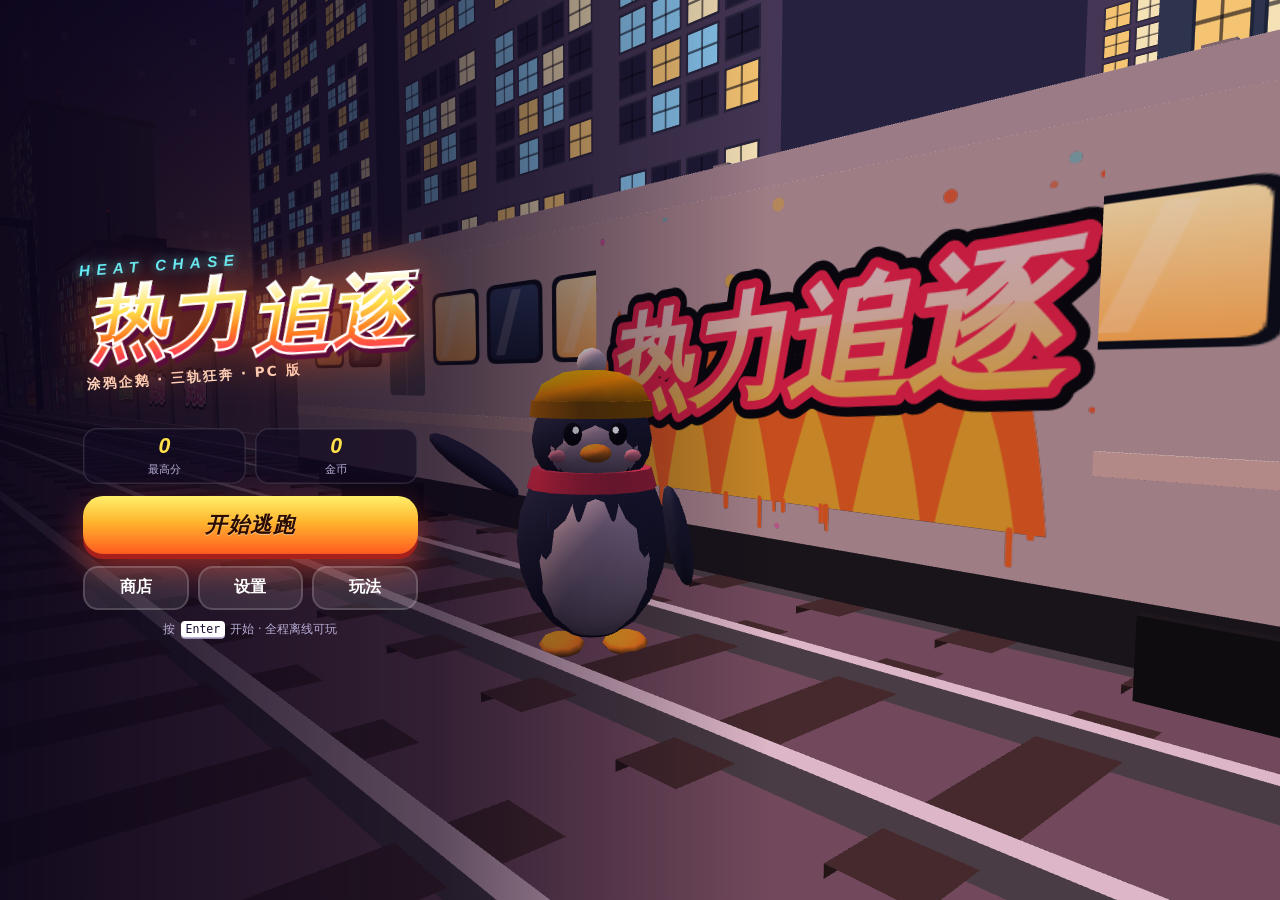
<file: heat-chase/pc/index.html>
<!DOCTYPE html>
<html lang="zh-CN">
<head>
<meta charset="utf-8">
<meta name="viewport" content="width=device-width,initial-scale=1,maximum-scale=1,user-scalable=no,viewport-fit=cover">
<title>热力追逐 · PC 版</title>
<meta name="description" content="热力追逐：第一人称三轨道跑酷，涂鸦企鹅大逃亡。完全离线可玩。">
<meta name="theme-color" content="#120a22">
<link rel="icon" href="../icon-192.png">
<style>
/* ============ 热力追逐 · 样式（PC 版与手机版共用，按 body 类区分） ============ */
*{box-sizing:border-box;margin:0;padding:0;-webkit-tap-highlight-color:transparent}
html,body{height:100%;background:#0b0616;overflow:hidden;overscroll-behavior:none}
body{font-family:"PingFang SC","Hiragino Sans GB","Microsoft YaHei","Noto Sans SC","Source Han Sans SC",system-ui,sans-serif;color:#fff;-webkit-user-select:none;user-select:none;-webkit-touch-callout:none}
button{font:inherit;color:inherit;cursor:pointer;border:0;background:none}
.hidden{display:none!important}
.ic{display:block;flex:none}
#frame{position:fixed;top:0;left:0;right:0;bottom:0;display:flex;justify-content:center;background:radial-gradient(circle at 50% 30%,#2a1650,#0b0616 70%)}
#stage{position:relative;width:100%;height:100%;overflow:hidden;touch-action:none;font-size:var(--f,16px);background:#120a22}
.plat-mobile #stage{max-width:62vh;max-width:62dvh;box-shadow:0 0 60px rgba(0,0,0,.6)}
#gl{position:absolute;top:0;left:0;width:100%;height:100%;display:block}
kbd{display:inline-block;min-width:1.7em;padding:.08em .42em;border-radius:.35em;background:#fff;color:#1a0f33;font:800 .82em/1.5 inherit;text-align:center;box-shadow:0 .16em 0 #b9aed6;margin:0 .14em;font-style:normal}

/* ---------- HUD ---------- */
#hud{position:absolute;top:0;left:0;right:0;bottom:0;pointer-events:none;--st:env(safe-area-inset-top,0px);--sb:env(safe-area-inset-bottom,0px)}
#hud .ui{pointer-events:auto}
.hbtn{position:absolute;width:2.9em;height:2.9em;border-radius:.85em;background:rgba(18,10,34,.62);display:grid;place-items:center;box-shadow:0 0 0 2px rgba(255,255,255,.16) inset,0 .3em .8em rgba(0,0,0,.35)}
.hbtn:active,#btnBoard:active{transform:scale(.93)}
#btnPause{top:calc(.8em + var(--st));left:.8em;background:linear-gradient(180deg,#4a97ff,#2456e6)}
#btnView{top:calc(4.2em + var(--st));left:.8em}
#scorebox{position:absolute;top:calc(.7em + var(--st));right:.85em;display:flex;flex-direction:column;align-items:flex-end;gap:.28em}
#mult{font:italic 900 1.55em/1 "Arial Black",Impact,sans-serif;color:#ffe14a;text-shadow:0 .08em 0 #7a2b00,0 0 .5em rgba(255,90,31,.85)}
#mult.dbl{color:#ecc8ff;text-shadow:0 .08em 0 #3a0a66,0 0 .6em rgba(160,60,255,.95)}
#mult.bump{animation:bump .32s}
#score{font:italic 900 2.3em/1 "Arial Black",Impact,sans-serif;font-variant-numeric:tabular-nums;letter-spacing:.01em;text-shadow:0 .07em 0 #1a0f33,0 0 .45em rgba(94,242,255,.6)}
#coinrow{display:flex;align-items:center;gap:.32em;background:rgba(18,10,34,.62);padding:.2em .65em .2em .3em;border-radius:1em;font-weight:800;font-size:1.02em;font-variant-numeric:tabular-nums}
#heatbar{position:relative;width:8.6em;height:1em;border-radius:.5em;background:rgba(18,10,34,.66);overflow:hidden;box-shadow:0 0 0 1.5px rgba(255,255,255,.2) inset}
#heatfill{height:100%;width:0;background:linear-gradient(90deg,#ffe14a,#ff7a1f 55%,#ff2e63);transition:width .16s linear}
#heatbar span{position:absolute;top:0;left:0;right:0;font-size:.62em;line-height:1.62;text-align:center;font-weight:800;letter-spacing:.4em;text-indent:.4em;text-shadow:0 1px 2px #000}
#chase{position:absolute;top:calc(.95em + var(--st));left:50%;transform:translateX(-50%);width:11em}
.plat-mobile #chase{left:4.4em;transform:none;width:7.6em;top:calc(1.15em + var(--st))}
.c-track{position:relative;height:2.2em;border-radius:1.1em;background:rgba(18,10,34,.6);box-shadow:0 0 0 1.5px rgba(255,255,255,.16) inset}
.c-track::before{content:"";position:absolute;left:1.2em;right:1.2em;top:50%;border-top:2px dashed rgba(255,255,255,.28)}
.c-guard{position:absolute;top:50%;left:4%;transform:translateY(-50%);transition:left .3s}
.c-pen{position:absolute;right:.35em;top:50%;transform:translateY(-50%)}
#chase.danger .c-track{box-shadow:0 0 0 2px #ff2e63 inset,0 0 1em rgba(255,46,99,.8);animation:blink .45s infinite alternate}
#fxbar{position:absolute;left:.85em;bottom:calc(1.1em + var(--sb));display:flex;flex-direction:column;gap:.4em}
.plat-pc #fxbar{bottom:3.6em}
.fx{display:flex;align-items:center;gap:.45em;width:9.6em;padding:.28em .6em .28em .34em;border-radius:1.2em;background:rgba(18,10,34,.7);box-shadow:0 0 0 1.5px rgba(255,255,255,.18) inset}
.fx-bar{flex:1;height:.6em;border-radius:.3em;background:rgba(255,255,255,.16);overflow:hidden}
.fx-bar i{display:block;height:100%;background:linear-gradient(90deg,#5ef2ff,#baff5a);border-radius:.3em}
.fx.low .fx-bar i{background:#ff5a6e;animation:blink .25s infinite alternate}
#btnBoard{position:absolute;right:.9em;bottom:calc(1.2em + var(--sb));width:4.7em;height:4.7em;border-radius:50%;display:grid;place-items:center;--p:100;
  background:radial-gradient(circle,rgba(18,10,34,.92) 61%,transparent 63%),conic-gradient(#5ef2ff calc(var(--p)*1%),rgba(255,255,255,.16) 0);box-shadow:0 .3em 1em rgba(0,0,0,.45)}
.plat-pc #btnBoard{bottom:3.4em}
#btnBoard.ready{animation:glow 1.1s infinite alternate}
#btnBoard.on{background:radial-gradient(circle,rgba(10,50,70,.95) 61%,transparent 63%),conic-gradient(#baff5a calc(var(--p)*1%),rgba(255,255,255,.16) 0)}
#btnBoard.cd{background:radial-gradient(circle,rgba(18,10,34,.92) 61%,transparent 63%),conic-gradient(#ff7a1f calc(var(--p)*1%),rgba(255,255,255,.16) 0)}
#btnBoard.cd .ic{opacity:.35}
.b-inf{position:absolute;right:.35em;top:.05em;font:900 1.15em/1 "Arial Black",sans-serif;color:#ffe14a;text-shadow:0 1px 0 #000,0 0 .3em #000}
.b-key{position:absolute;bottom:-.75em;left:50%;transform:translateX(-50%);font-size:.66em;font-weight:800;padding:.1em .6em;border-radius:.8em;background:#fff;color:#1a0f33;white-space:nowrap}
#keybar{position:absolute;left:50%;bottom:.8em;transform:translateX(-50%);font-size:.78em;white-space:nowrap;padding:.4em 1em;border-radius:1.2em;background:rgba(18,10,34,.5);color:#d9d0f2;opacity:.85}
#vig{position:absolute;top:0;left:0;right:0;bottom:0;pointer-events:none;opacity:0;transition:opacity .3s;background:radial-gradient(ellipse at center,transparent 50%,rgba(255,30,70,.6) 100%)}
#vig.danger{opacity:1;animation:blink .5s infinite alternate}

/* ---------- 飘字 / 提示 / 对话气泡 ---------- */
#pops{position:absolute;top:21%;left:0;right:0;display:flex;flex-direction:column;align-items:center;gap:.25em;pointer-events:none}
.pop{font:italic 900 1.45em/1.15 "Arial Black",Impact,"PingFang SC","Microsoft YaHei",sans-serif;text-shadow:0 .09em 0 #1a0f33,0 0 .5em rgba(0,0,0,.6);animation:pop 1.3s forwards;white-space:nowrap}
.pop.good{color:#baff5a}.pop.warn{color:#ff6b7f}.pop.gold{color:#ffd23a}.pop.zone{color:#5ef2ff;font-size:1.25em}.pop.info{color:#fff;font-size:1.15em}
.pop.heat{color:#ffe14a;text-shadow:0 .09em 0 #7a2b00,0 0 .6em #ff5a1f;font-size:1.7em}
.pop.big{color:#fff;font-size:2.8em;text-shadow:0 .08em 0 #ff2e63,0 0 .5em #ff5a1f}
#hint{position:absolute;top:56%;left:50%;transform:translate(-50%,-50%);padding:.7em 1.3em;border-radius:1.1em;background:rgba(18,10,34,.86);box-shadow:0 0 0 2px #5ef2ff inset,0 0 1.4em rgba(94,242,255,.45);font-size:1.3em;font-weight:800;white-space:nowrap;pointer-events:none;animation:hintIn .25s}
#hint b{color:#ffe14a}
#bubble{position:absolute;top:24%;left:50%;transform:translateX(-50%) rotate(-3deg);padding:.55em 1em;border-radius:1em;background:#fff;color:#1a0f33;font-weight:900;font-size:1.35em;white-space:nowrap;pointer-events:none;box-shadow:.18em .22em 0 #ff2e63;animation:hintIn .2s}
#bubble::after{content:"";position:absolute;left:38%;bottom:-.55em;border:.35em solid transparent;border-top-color:#fff;border-left-color:#fff}

/* ---------- 界面通用 ---------- */
.screen{position:absolute;top:0;left:0;right:0;bottom:0;display:none}
.screen.on{display:flex}
.dim{background:rgba(10,5,22,.74);align-items:center;justify-content:center;padding:1em;-webkit-backdrop-filter:blur(5px);backdrop-filter:blur(5px)}
.card{width:100%;max-width:23em;max-height:100%;display:flex;flex-direction:column;gap:.7em;padding:1.35em;border-radius:1.3em;background:linear-gradient(160deg,#2d1857,#160b2c);box-shadow:0 0 0 2px rgba(255,255,255,.13) inset,0 1.2em 3em rgba(0,0,0,.55);position:relative;animation:cardIn .22s}
.card.wide{max-width:30em}
.card h2{font:italic 900 1.9em/1.1 "Arial Black",Impact,"PingFang SC","Microsoft YaHei",sans-serif;text-align:center;background:linear-gradient(180deg,#fff,#ffe14a 60%,#ff7a1f);-webkit-background-clip:text;background-clip:text;color:transparent;filter:drop-shadow(0 .06em 0 #5a0d3a)}
.card h3{font-size:1em;color:#5ef2ff;margin:.9em 0 .45em;letter-spacing:.06em}
.card h3 small{color:#b9aed6;font-weight:400;margin-left:.5em;letter-spacing:0}
.card-head{display:flex;align-items:center;justify-content:space-between}
.wallet{display:flex;align-items:center;gap:.35em;font-weight:900;font-size:1.15em;background:rgba(0,0,0,.35);padding:.25em .8em .25em .4em;border-radius:1em}
.scroll{flex:1;min-height:0;overflow-y:auto;touch-action:pan-y;-webkit-overflow-scrolling:touch;padding-right:.3em}
.lead{color:#d9d0f2;line-height:1.65;font-size:.95em}
.btn{display:block;width:100%;font-weight:800;font-size:1.05em;padding:.72em 1em;border-radius:.95em;background:rgba(255,255,255,.1);box-shadow:0 0 0 2px rgba(255,255,255,.17) inset;transition:transform .06s,background .15s}
.btn:hover{background:rgba(255,255,255,.18)}
.btn:active{transform:translateY(2px) scale(.985)}
.btn.primary{font-size:1.4em;font-weight:900;font-style:italic;color:#2a0d00;background:linear-gradient(180deg,#fff06a,#ffb52e 45%,#ff5a1f);box-shadow:0 .24em 0 #a8201c,0 .7em 1.5em rgba(255,70,40,.5);text-shadow:0 1px 0 rgba(255,255,255,.45);letter-spacing:.08em}
.btn.primary:hover{background:linear-gradient(180deg,#fff7a0,#ffc44e 45%,#ff6a2f)}
.row{display:flex;gap:.6em}.row .btn{flex:1}

/* ---------- 主菜单 ---------- */
#s-menu{flex-direction:column;justify-content:space-between;align-items:center;padding:calc(2.2em + env(safe-area-inset-top,0px)) 1.2em calc(1.4em + env(safe-area-inset-bottom,0px));background:linear-gradient(180deg,rgba(12,6,26,.82),rgba(12,6,26,0) 36%,rgba(12,6,26,0) 54%,rgba(12,6,26,.94) 86%)}
.title{transform:rotate(-4deg);text-align:center}
.t-sub{font:italic 900 1em/1 "Arial Black",Impact,sans-serif;letter-spacing:.42em;color:#5ef2ff;text-shadow:0 0 .7em rgba(94,242,255,.75);margin-bottom:.35em}
h1{font:italic 900 4.5em/1.05 "Arial Black",Impact,"PingFang SC","Microsoft YaHei","Noto Sans SC",sans-serif;white-space:nowrap;filter:drop-shadow(.05em .07em 0 #5a0d3a) drop-shadow(0 0 .3em rgba(255,90,31,.6))}
h1 span{display:inline-block;padding:0 .04em;background:linear-gradient(180deg,#fffbe0 6%,#ffe14a 36%,#ff7a1f 68%,#ff2e63);-webkit-background-clip:text;background-clip:text;color:transparent;-webkit-text-stroke:.03em #fff}
h1 span:last-child{transform:translateY(.1em)}
.t-tag{margin-top:.7em;font-weight:800;font-size:.9em;letter-spacing:.14em;color:#ffd9c2}
.menu-panel{width:100%;max-width:21em;display:flex;flex-direction:column;gap:.75em}
.stats{display:flex;gap:.6em}
.stats div{flex:1;padding:.5em;border-radius:.9em;background:rgba(18,10,34,.66);text-align:center;box-shadow:0 0 0 1.5px rgba(255,255,255,.12) inset}
.stats b{display:block;font:italic 900 1.4em/1.1 "Arial Black",Impact,sans-serif;color:#ffe14a}
.stats span{font-size:.72em;color:#b9aed6}
.foot{text-align:center;font-size:.76em;color:#b9aed6}
.plat-pc #s-menu{align-items:flex-start;justify-content:center;gap:2.2em;padding:2em 0 2em 6.5%;background:linear-gradient(90deg,rgba(12,6,26,.94),rgba(12,6,26,.62) 34%,rgba(12,6,26,0) 60%)}
.plat-pc .title{text-align:left;transform-origin:left center}
.plat-pc h1{font-size:5.2em}
.plat-pc .menu-panel{max-width:22em}

/* ---------- 结算 ---------- */
.bigscore{font:italic 900 3.3em/1 "Arial Black",Impact,sans-serif;text-align:center;font-variant-numeric:tabular-nums;text-shadow:0 .06em 0 #1a0f33,0 0 .5em rgba(94,242,255,.6)}
.grid{display:grid;grid-template-columns:1fr 1fr;gap:.5em;margin:.2em 0 .3em}
.grid div{padding:.5em;border-radius:.8em;background:rgba(0,0,0,.3);text-align:center}
.grid b{display:block;font:italic 900 1.25em/1.15 "Arial Black",Impact,sans-serif;color:#ffe14a}
.grid span{font-size:.72em;color:#b9aed6}
.badge{position:absolute;top:-.7em;right:-.5em;transform:rotate(9deg);padding:.3em .9em;border-radius:.6em;background:linear-gradient(180deg,#ff5ad1,#ff2e63);font-weight:900;box-shadow:0 .2em 0 #8a0f3a;animation:bump .5s 3}

/* ---------- 商店 ---------- */
.up{display:flex;align-items:center;gap:.7em;padding:.6em;border-radius:.9em;background:rgba(0,0,0,.28);margin-bottom:.45em}
.up-mid{flex:1;min-width:0}
.up-mid b{display:block;font-size:1em}
.up-mid span{display:block;font-size:.72em;color:#b9aed6;margin:.1em 0 .3em}
.pips{display:flex;align-items:center;gap:.22em}
.pips i{width:1.05em;height:.42em;border-radius:.2em;background:rgba(255,255,255,.18)}
.pips i.on{background:linear-gradient(90deg,#ffe14a,#ff7a1f)}
.pips em{font-style:normal;font-size:.72em;margin-left:.5em;color:#5ef2ff;font-weight:800}
.buy{display:flex;align-items:center;gap:.3em;padding:.5em .8em;border-radius:.8em;font-weight:900;color:#2a0d00;background:linear-gradient(180deg,#fff06a,#ffb52e);box-shadow:0 .18em 0 #b86e00;white-space:nowrap}
.buy.poor{background:rgba(255,255,255,.14);color:#b9aed6;box-shadow:none}
.buy.max{background:none;color:#baff5a;box-shadow:0 0 0 1.5px #baff5a inset}
#s-skins{display:grid;grid-template-columns:1fr 1fr;gap:.5em}
.skin{padding:.7em .5em;border-radius:.9em;background:rgba(0,0,0,.28);text-align:center;box-shadow:0 0 0 2px transparent inset}
.skin.cur{box-shadow:0 0 0 2px #baff5a inset;background:rgba(186,255,90,.1)}
.skin b{display:block;margin:.45em 0 .15em}
.skin em{display:inline-flex;align-items:center;gap:.25em;font-style:normal;font-size:.78em;color:#ffe14a;font-weight:800}
.skin.cur em{color:#baff5a}.skin.poor em{color:#b9aed6}
.sw{display:flex;flex-direction:column;align-items:center;width:2.5em;height:3.4em;margin:0 auto;border-radius:1.25em 1.25em 1.1em 1.1em;overflow:hidden;box-shadow:0 0 0 2px rgba(255,255,255,.25)}
.sw i{display:block;width:100%}.sw i:nth-child(1){height:22%}.sw i:nth-child(2){height:20%}.sw i:nth-child(3){height:14%}.sw i:nth-child(4){height:44%}

/* ---------- 设置 / 玩法 ---------- */
.opt{display:flex;align-items:center;justify-content:space-between;padding:.5em .2em .5em .4em;border-bottom:1px solid rgba(255,255,255,.08);font-weight:700}
.tog,.seg{min-width:6.4em;padding:.42em .8em;border-radius:1em;font-weight:800;font-size:.92em;background:rgba(255,255,255,.12);box-shadow:0 0 0 1.5px rgba(255,255,255,.2) inset}
.tog.on{background:linear-gradient(180deg,#baff5a,#3ecf6a);color:#0d2a12;box-shadow:none}
.seg.danger{color:#ff8a98}
.keys,.pus,.tips{list-style:none}
.keys li,.pus li{display:flex;align-items:center;gap:.7em;padding:.42em 0;border-bottom:1px solid rgba(255,255,255,.07);font-size:.92em}
.keys b{flex:none;min-width:8.5em;color:#ffe14a}
.pus b{flex:none;min-width:4.6em}
.keys span,.pus span{color:#d9d0f2;font-size:.92em}
.tips li{position:relative;padding:.3em 0 .3em 1.1em;font-size:.88em;line-height:1.55;color:#d9d0f2}
.tips li::before{content:"";position:absolute;left:.15em;top:.85em;width:.4em;height:.4em;border-radius:50%;background:#ff7a1f}
.tips b{color:#ffe14a}

/* 手机横屏提示 */
#rotate{display:none;position:fixed;top:0;left:0;right:0;bottom:0;z-index:9;background:#120a22;align-items:center;justify-content:center;font-size:18px;font-weight:800;text-align:center;padding:2em}
@media (orientation:landscape) and (max-height:480px){.plat-mobile #rotate{display:flex}}

@keyframes bump{0%{transform:scale(1)}40%{transform:scale(1.35)}100%{transform:scale(1)}}
@keyframes blink{from{opacity:1}to{opacity:.45}}
@keyframes glow{from{box-shadow:0 .3em 1em rgba(0,0,0,.45),0 0 0 0 rgba(94,242,255,.0)}to{box-shadow:0 .3em 1em rgba(0,0,0,.45),0 0 1.2em .2em rgba(94,242,255,.75)}}
@keyframes pop{0%{opacity:0;transform:translateY(.6em) scale(.6)}14%{opacity:1;transform:translateY(0) scale(1.12)}24%{transform:scale(1)}72%{opacity:1;transform:translateY(-.3em)}100%{opacity:0;transform:translateY(-1.3em)}}
@keyframes hintIn{from{opacity:0;margin-top:.8em}to{opacity:1;margin-top:0}}
@keyframes cardIn{from{opacity:0;transform:translateY(1em) scale(.96)}to{opacity:1;transform:none}}
@media (prefers-reduced-motion:reduce){#hint,#bubble,.card{animation-duration:.01s}#btnBoard.ready,#vig.danger,#chase.danger .c-track{animation:none}}

</style>
</head>
<body class="plat-pc">
<div id="frame">
  <div id="stage">
    <canvas id="gl"></canvas>
    <div id="vig"></div>
    <div id="hud" class="hidden"></div>
    <div id="pops"></div>
    <div id="hint" class="hidden"></div>
    <div id="bubble" class="hidden"></div>
    <div id="screens"></div>
  </div>
</div>
<div id="rotate">请把手机竖过来玩<br>热力追逐 · 手机版为竖屏设计</div>
<noscript>这个游戏需要开启 JavaScript 才能运行。</noscript>
<script>
/* 热力追逐 PC 版 —— 由 src/ 目录下的源码通过 build.js 合并生成，请勿直接修改本文件 */
(function () {
'use strict';
/* ---- platform-pc.js ---- */
/* ============ PC 版：键盘操作、横屏宽画面 ============ */
const PLATFORM = {
  id: 'pc', label: 'PC 版', viewDist: 150, maxDpr: 2, swipePx: 34, boardKey: 'Shift',
  hints: {
    jump: '按 <kbd>↑</kbd> / <kbd>W</kbd> / <kbd>空格</kbd> <b>跳跃</b>',
    roll: '按 <kbd>↓</kbd> / <kbd>S</kbd> <b>下蹲翻滚</b>',
    lane: '按 <kbd>←</kbd> <kbd>→</kbd> <b>切换车道</b>',
    board: '按 <kbd>Shift</kbd> 或双击鼠标 <b>放出滑板</b>',
  },
  controls: [
    ['← → / A D', '切换车道'],
    ['↑ / W / 空格', '跳跃'],
    ['↓ / S', '下蹲翻滚（空中按可急速落地）'],
    ['Shift / E / 双击鼠标', '放出滑板（护盾）'],
    ['V', '切换第一人称 / 追尾视角'],
    ['P / Esc', '暂停'],
    ['M', '静音'],
    ['按住鼠标拖动', '也可以像手机一样滑动操作'],
  ],
  keyBar: '<kbd>←</kbd><kbd>→</kbd> 换道　<kbd>↑</kbd> 跳　<kbd>↓</kbd> 滚　<kbd>Shift</kbd> 滑板　<kbd>V</kbd> 视角　<kbd>P</kbd> 暂停',
  menuFoot: '按 <kbd>Enter</kbd> 开始 · 全程离线可玩',
};

/* ---- engine.js ---- */
/* =====================================================================
 * 热力追逐 · 引擎层
 * 数学工具 / WebGL 渲染器 / 网格构建器 / 粒子系统
 * 纯原生 WebGL，不依赖任何第三方库，完全离线可用
 * ===================================================================== */

const TAU = Math.PI * 2;
const clamp = (v, a, b) => (v < a ? a : v > b ? b : v);
const lerp = (a, b, t) => a + (b - a) * t;
const smooth = (t) => { t = clamp(t, 0, 1); return t * t * (3 - 2 * t); };
const approach = (cur, target, rate, dt) => cur + (target - cur) * Math.min(1, rate * dt);

function hex(h) {
  const n = parseInt(h.slice(1), 16);
  return [((n >> 16) & 255) / 255, ((n >> 8) & 255) / 255, (n & 255) / 255];
}
function mixCol(a, b, t) { return [lerp(a[0], b[0], t), lerp(a[1], b[1], t), lerp(a[2], b[2], t)]; }
function shade(c, k) { return [clamp(c[0] * k, 0, 1), clamp(c[1] * k, 0, 1), clamp(c[2] * k, 0, 1)]; }

/* 可复现的伪随机数（mulberry32） */
function mulberry(seed) {
  let s = seed | 0;
  return function () {
    s = (s + 0x6D2B79F5) | 0;
    let t = Math.imul(s ^ (s >>> 15), 1 | s);
    t = (t + Math.imul(t ^ (t >>> 7), 61 | t)) ^ t;
    return ((t ^ (t >>> 14)) >>> 0) / 4294967296;
  };
}

/* ---------------- 4x4 矩阵（列主序） ---------------- */
const M4 = {
  create() { const m = new Float32Array(16); m[0] = m[5] = m[10] = m[15] = 1; return m; },
  identity(m) { m.fill(0); m[0] = m[5] = m[10] = m[15] = 1; return m; },
  copy(o, a) { o.set(a); return o; },
  perspective(m, fovy, aspect, near, far) {
    const f = 1 / Math.tan(fovy / 2), nf = 1 / (near - far);
    m.fill(0);
    m[0] = f / aspect; m[5] = f; m[10] = (far + near) * nf; m[11] = -1; m[14] = 2 * far * near * nf;
    return m;
  },
  translate(m, x, y, z) {
    m[12] += m[0] * x + m[4] * y + m[8] * z;
    m[13] += m[1] * x + m[5] * y + m[9] * z;
    m[14] += m[2] * x + m[6] * y + m[10] * z;
    m[15] += m[3] * x + m[7] * y + m[11] * z;
    return m;
  },
  scale(m, x, y, z) {
    for (let i = 0; i < 4; i++) { m[i] *= x; m[4 + i] *= y; m[8 + i] *= z; }
    return m;
  },
  rotX(m, a) {
    const c = Math.cos(a), s = Math.sin(a);
    for (let i = 0; i < 4; i++) { const y = m[4 + i], z = m[8 + i]; m[4 + i] = y * c + z * s; m[8 + i] = z * c - y * s; }
    return m;
  },
  rotY(m, a) {
    const c = Math.cos(a), s = Math.sin(a);
    for (let i = 0; i < 4; i++) { const x = m[i], z = m[8 + i]; m[i] = x * c - z * s; m[8 + i] = x * s + z * c; }
    return m;
  },
  rotZ(m, a) {
    const c = Math.cos(a), s = Math.sin(a);
    for (let i = 0; i < 4; i++) { const x = m[i], y = m[4 + i]; m[i] = x * c + y * s; m[4 + i] = y * c - x * s; }
    return m;
  },
};

/* ---------------- 网格构建器 ----------------
 * 顶点格式：位置3 法线3 颜色3 自发光1 贴图坐标2 = 12 个浮点数
 * 贴图坐标 u<0 表示不采样贴图
 */
const VSIZE = 12;

class MeshBuilder {
  constructor() { this.d = []; this.m = null; }
  xf(m) { this.m = m; return this; }
  _v(p, n, c, e, u, v) {
    let x = p[0], y = p[1], z = p[2], nx = n[0], ny = n[1], nz = n[2];
    const m = this.m;
    if (m) {
      const X = m[0] * x + m[4] * y + m[8] * z + m[12];
      const Y = m[1] * x + m[5] * y + m[9] * z + m[13];
      const Z = m[2] * x + m[6] * y + m[10] * z + m[14];
      const NX = m[0] * nx + m[4] * ny + m[8] * nz;
      const NY = m[1] * nx + m[5] * ny + m[9] * nz;
      const NZ = m[2] * nx + m[6] * ny + m[10] * nz;
      const l = Math.hypot(NX, NY, NZ) || 1;
      x = X; y = Y; z = Z; nx = NX / l; ny = NY / l; nz = NZ / l;
    }
    this.d.push(x, y, z, nx, ny, nz, c[0], c[1], c[2], e, u, v);
  }
  static normal(a, b, c) {
    const ux = b[0] - a[0], uy = b[1] - a[1], uz = b[2] - a[2];
    const vx = c[0] - a[0], vy = c[1] - a[1], vz = c[2] - a[2];
    const n = [uy * vz - uz * vy, uz * vx - ux * vz, ux * vy - uy * vx];
    const l = Math.hypot(n[0], n[1], n[2]) || 1;
    n[0] /= l; n[1] /= l; n[2] /= l;
    return n;
  }
  tri(a, b, c, col, e = 0) {
    const n = MeshBuilder.normal(a, b, c);
    this._v(a, n, col, e, -1, -1); this._v(b, n, col, e, -1, -1); this._v(c, n, col, e, -1, -1);
    return this;
  }
  /* a左下 b右下 c右上 d左上（从正面看），uv=[u0,v0,u1,v1]（v0 为贴图上边） */
  quad(a, b, c, d, col, e = 0, uv = null) {
    const n = MeshBuilder.normal(a, b, c);
    if (uv) {
      this._v(a, n, col, e, uv[0], uv[3]); this._v(b, n, col, e, uv[2], uv[3]); this._v(c, n, col, e, uv[2], uv[1]);
      this._v(a, n, col, e, uv[0], uv[3]); this._v(c, n, col, e, uv[2], uv[1]); this._v(d, n, col, e, uv[0], uv[1]);
    } else {
      this._v(a, n, col, e, -1, -1); this._v(b, n, col, e, -1, -1); this._v(c, n, col, e, -1, -1);
      this._v(a, n, col, e, -1, -1); this._v(c, n, col, e, -1, -1); this._v(d, n, col, e, -1, -1);
    }
    return this;
  }
  box(x0, y0, z0, x1, y1, z1, col, e = 0) {
    this.quad([x0, y0, z1], [x1, y0, z1], [x1, y1, z1], [x0, y1, z1], col, e);   // +z
    this.quad([x1, y0, z0], [x0, y0, z0], [x0, y1, z0], [x1, y1, z0], col, e);   // -z
    this.quad([x1, y0, z1], [x1, y0, z0], [x1, y1, z0], [x1, y1, z1], col, e);   // +x
    this.quad([x0, y0, z0], [x0, y0, z1], [x0, y1, z1], [x0, y1, z0], col, e);   // -x
    this.quad([x0, y1, z1], [x1, y1, z1], [x1, y1, z0], [x0, y1, z0], col, e);   // +y
    this.quad([x0, y0, z0], [x1, y0, z0], [x1, y0, z1], [x0, y0, z1], col, e);   // -y
    return this;
  }
  /* 朝 +z 的贴花 */
  decalZ(x0, y0, x1, y1, z, uv, col, e = 0) {
    return this.quad([x0, y0, z], [x1, y0, z], [x1, y1, z], [x0, y1, z], col, e, uv);
  }
  /* 朝 -z 的贴花 */
  decalZn(x0, y0, x1, y1, z, uv, col, e = 0) {
    return this.quad([x1, y0, z], [x0, y0, z], [x0, y1, z], [x1, y1, z], col, e, uv);
  }
  /* 朝 ±x 的贴花，zA > zB */
  decalX(x, dir, zA, zB, y0, y1, uv, col, e = 0) {
    if (dir > 0) return this.quad([x, y0, zA], [x, y0, zB], [x, y1, zB], [x, y1, zA], col, e, uv);
    return this.quad([x, y0, zB], [x, y0, zA], [x, y1, zA], [x, y1, zB], col, e, uv);
  }
  /* 朝上的贴花：从 +y 往下看，近端(z大)在下 */
  decalY(x0, z0, x1, z1, y, uv, col, e = 0) {
    return this.quad([x0, y, z1], [x1, y, z1], [x1, y, z0], [x0, y, z0], col, e, uv);
  }
  ellipsoid(cx, cy, cz, rx, ry, rz, col, e = 0, seg = 12, rings = 8) {
    const P = (i, j) => {
      const th = (i / rings) * Math.PI, ph = (j / seg) * TAU;
      const sx = Math.sin(th) * Math.cos(ph), sy = Math.cos(th), sz = Math.sin(th) * Math.sin(ph);
      const n = [sx / rx, sy / ry, sz / rz];
      const l = Math.hypot(n[0], n[1], n[2]) || 1;
      return { p: [cx + sx * rx, cy + sy * ry, cz + sz * rz], n: [n[0] / l, n[1] / l, n[2] / l] };
    };
    for (let i = 0; i < rings; i++) {
      for (let j = 0; j < seg; j++) {
        const a = P(i, j), b = P(i + 1, j), c = P(i + 1, j + 1), d = P(i, j + 1);
        if (i > 0) { this._v(a.p, a.n, col, e, -1, -1); this._v(d.p, d.n, col, e, -1, -1); this._v(c.p, c.n, col, e, -1, -1); }
        if (i < rings - 1) { this._v(a.p, a.n, col, e, -1, -1); this._v(c.p, c.n, col, e, -1, -1); this._v(b.p, b.n, col, e, -1, -1); }
      }
    }
    return this;
  }
  /* 沿 y 轴的圆柱 / 圆台 / 圆锥 */
  cyl(cx, y0, cz, r0, y1, r1, col, e = 0, seg = 12, caps = true) {
    const slope = (r0 - r1) / Math.max(1e-6, (y1 - y0));
    for (let j = 0; j < seg; j++) {
      const a0 = (j / seg) * TAU, a1 = ((j + 1) / seg) * TAU;
      const c0 = Math.cos(a0), s0 = Math.sin(a0), c1 = Math.cos(a1), s1 = Math.sin(a1);
      const nl = Math.hypot(1, slope);
      const n0 = [c0 / nl, slope / nl, s0 / nl], n1 = [c1 / nl, slope / nl, s1 / nl];
      const A = [cx + c0 * r0, y0, cz + s0 * r0], B = [cx + c1 * r0, y0, cz + s1 * r0];
      const C = [cx + c1 * r1, y1, cz + s1 * r1], D = [cx + c0 * r1, y1, cz + s0 * r1];
      this._v(A, n0, col, e, -1, -1); this._v(C, n1, col, e, -1, -1); this._v(B, n1, col, e, -1, -1);
      if (r1 > 1e-5) { this._v(A, n0, col, e, -1, -1); this._v(D, n0, col, e, -1, -1); this._v(C, n1, col, e, -1, -1); }
      if (caps) {
        if (r1 > 1e-5) { const n = [0, 1, 0]; this._v([cx, y1, cz], n, col, e, -1, -1); this._v(D, n, col, e, -1, -1); this._v(C, n, col, e, -1, -1); }
        if (r0 > 1e-5) { const n = [0, -1, 0]; this._v([cx, y0, cz], n, col, e, -1, -1); this._v(B, n, col, e, -1, -1); this._v(A, n, col, e, -1, -1); }
      }
    }
    return this;
  }
  /* 水平圆盘（朝上） */
  disc(cx, y, cz, r, col, e = 0, seg = 16) {
    const n = [0, 1, 0];
    for (let j = 0; j < seg; j++) {
      const a0 = (j / seg) * TAU, a1 = ((j + 1) / seg) * TAU;
      this._v([cx, y, cz], n, col, e, -1, -1);
      this._v([cx + Math.cos(a1) * r, y, cz + Math.sin(a1) * r], n, col, e, -1, -1);
      this._v([cx + Math.cos(a0) * r, y, cz + Math.sin(a0) * r], n, col, e, -1, -1);
    }
    return this;
  }
  build(gl) {
    const data = new Float32Array(this.d);
    const vbo = gl.createBuffer();
    gl.bindBuffer(gl.ARRAY_BUFFER, vbo);
    gl.bufferData(gl.ARRAY_BUFFER, data, gl.STATIC_DRAW);
    return { vbo, count: data.length / VSIZE };
  }
}

/* ---------------- 着色器 ---------------- */
const SH_MAIN_VS = `
attribute vec3 aPos; attribute vec3 aNor; attribute vec3 aCol; attribute float aEmi; attribute vec2 aUV;
uniform mat4 uProj; uniform mat4 uView; uniform mat4 uModel;
uniform vec3 uLight; uniform vec3 uAmb; uniform vec3 uSun;
uniform vec2 uCurve; uniform vec2 uFog;
varying vec3 vCol; varying vec3 vLit; varying float vFog; varying float vEmi; varying vec2 vUV;
void main(){
  vec4 wp = uModel * vec4(aPos, 1.0);
  vec4 vp = uView * wp;
  float d = vp.z;
  vp.y -= uCurve.y * d * d;
  vp.x += uCurve.x * d * d;
  gl_Position = uProj * vp;
  vec3 n = normalize((uModel * vec4(aNor, 0.0)).xyz);
  float df = max(dot(n, uLight), 0.0);
  vLit = uAmb * (0.62 + 0.38 * n.y) + uSun * df;
  vFog = clamp((-d - uFog.x) * uFog.y, 0.0, 1.0);
  vCol = aCol; vEmi = aEmi; vUV = aUV;
}`;
const SH_MAIN_FS = `
#ifdef GL_FRAGMENT_PRECISION_HIGH
precision highp float;
#else
precision mediump float;
#endif
uniform sampler2D uTex; uniform vec3 uFogCol; uniform vec4 uTint; uniform float uAlpha;
varying vec3 vCol; varying vec3 vLit; varying float vFog; varying float vEmi; varying vec2 vUV;
void main(){
  vec3 c = vCol;
  float e = vEmi;
  if (vUV.x >= 0.0) {
    vec4 t = texture2D(uTex, vUV);
    if (e > 1.5) { if (t.a < 0.5) discard; e -= 2.0; c = t.rgb; }   // 镂空贴花：自发光值 +2 表示透明处不绘制
    else { c = mix(c, t.rgb, t.a); e *= t.a; }
  }
  vec3 lit = c * mix(vLit, vec3(1.0), e);
  lit = mix(lit, uTint.rgb, uTint.a);
  lit = mix(lit, uFogCol, vFog * (1.0 - 0.45 * e));
  gl_FragColor = vec4(lit, uAlpha);
}`;
const SH_SKY_VS = `
attribute vec2 aP; varying vec2 vP;
void main(){ vP = aP; gl_Position = vec4(aP, 0.9999, 1.0); }`;
const SH_SKY_FS = `
#ifdef GL_FRAGMENT_PRECISION_HIGH
precision highp float;
#else
precision mediump float;
#endif
uniform vec3 uTop; uniform vec3 uHor; uniform vec3 uSunCol; uniform vec2 uSunPos;
uniform float uHorY; uniform float uStars; uniform float uAurora; uniform float uTime; uniform float uAspect;
varying vec2 vP;
float hash(vec2 p){ return fract(sin(dot(p, vec2(12.9898, 78.233))) * 43758.5453); }
void main(){
  float t = clamp((vP.y - uHorY) / (1.001 - uHorY), 0.0, 1.0);
  vec3 c = mix(uHor, uTop, pow(t, 0.65));
  vec2 q = vec2((vP.x - uSunPos.x) * uAspect, vP.y - uSunPos.y);
  float d = length(q);
  float sr = 0.095 * clamp(uAspect * 1.25, 0.6, 1.0);
  c += uSunCol * (smoothstep(sr, sr * 0.92, d) * 0.9 + 0.4 * exp(-d * d * 0.07 / (sr * sr)));
  if (uStars > 0.0) {
    vec2 g = floor(vec2(vP.x * uAspect, vP.y) * 70.0);
    float h = hash(g);
    c += uStars * step(0.985, h) * t * (0.55 + 0.45 * sin(uTime * 2.0 + h * 90.0));
  }
  if (uAurora > 0.0) {
    float a = sin(vP.x * 3.0 + uTime * 0.3 + sin(vP.y * 5.0 + uTime * 0.2) * 1.5) * 0.5 + 0.5;
    float band = smoothstep(0.2, 0.55, t) * smoothstep(1.0, 0.6, t);
    c += uAurora * vec3(0.1, 0.9, 0.6) * a * a * band * 0.8;
  }
  if (vP.y < uHorY) c = uHor;
  gl_FragColor = vec4(c, 1.0);
}`;
const SH_PT_VS = `
attribute vec3 aC; attribute vec2 aQ; attribute float aS; attribute vec4 aCol; attribute float aAdd;
uniform mat4 uProj; uniform mat4 uView; uniform vec2 uCurve;
varying vec2 vQ; varying vec4 vCol; varying float vAdd;
void main(){
  vec4 vp = uView * vec4(aC, 1.0);
  float d = vp.z;
  vp.y -= uCurve.y * d * d; vp.x += uCurve.x * d * d;
  vp.xy += aQ * aS;
  gl_Position = uProj * vp;
  vQ = aQ; vCol = aCol; vAdd = aAdd;
}`;
const SH_PT_FS = `
precision mediump float;
varying vec2 vQ; varying vec4 vCol; varying float vAdd;
void main(){
  float a = smoothstep(1.0, 0.25, length(vQ)) * vCol.a;
  gl_FragColor = vec4(vCol.rgb * a, a * (1.0 - vAdd));
}`;

/* ---------------- 渲染器 ---------------- */
class Renderer {
  constructor(canvas) {
    this.canvas = canvas;
    const opts = { antialias: true, alpha: false, depth: true, stencil: false, powerPreference: 'high-performance' };
    const gl = canvas.getContext('webgl', opts) || canvas.getContext('experimental-webgl', opts);
    if (!gl) throw new Error('WebGL 不可用');
    this.gl = gl;
    this.main = this._prog(SH_MAIN_VS, SH_MAIN_FS,
      ['aPos', 'aNor', 'aCol', 'aEmi', 'aUV'],
      ['uProj', 'uView', 'uModel', 'uLight', 'uAmb', 'uSun', 'uCurve', 'uFog', 'uTex', 'uFogCol', 'uTint', 'uAlpha']);
    this.skyP = this._prog(SH_SKY_VS, SH_SKY_FS, ['aP'],
      ['uTop', 'uHor', 'uSunCol', 'uSunPos', 'uHorY', 'uStars', 'uAurora', 'uTime', 'uAspect']);
    this.ptP = this._prog(SH_PT_VS, SH_PT_FS, ['aC', 'aQ', 'aS', 'aCol', 'aAdd'], ['uProj', 'uView', 'uCurve']);
    this.skyBuf = gl.createBuffer();
    gl.bindBuffer(gl.ARRAY_BUFFER, this.skyBuf);
    gl.bufferData(gl.ARRAY_BUFFER, new Float32Array([-1, -1, 1, -1, 1, 1, -1, -1, 1, 1, -1, 1]), gl.STATIC_DRAW);
    this.PT_MAX = 420;
    this.ptData = new Float32Array(this.PT_MAX * 6 * 11);
    this.ptBuf = gl.createBuffer();
    gl.bindBuffer(gl.ARRAY_BUFFER, this.ptBuf);
    gl.bufferData(gl.ARRAY_BUFFER, this.ptData.byteLength, gl.DYNAMIC_DRAW);
    this.proj = M4.create(); this.view = M4.create();
    this.tex = null;
    this.env = {
      light: [0.36, 0.78, 0.5], amb: [0.6, 0.6, 0.6], sun: [0.7, 0.7, 0.7],
      fogCol: [0.5, 0.5, 0.5], fogNear: 50, fogFar: 120, curve: [0, 0],
    };
    this._noTint = [0, 0, 0, 0];
    this.drawCalls = 0;
    gl.enable(gl.DEPTH_TEST);
    gl.depthFunc(gl.LEQUAL);
    gl.disable(gl.CULL_FACE);
  }
  _prog(vs, fs, attrs, unis) {
    const gl = this.gl;
    const mk = (type, src) => {
      const s = gl.createShader(type);
      gl.shaderSource(s, src); gl.compileShader(s);
      if (!gl.getShaderParameter(s, gl.COMPILE_STATUS)) throw new Error('着色器编译失败: ' + gl.getShaderInfoLog(s));
      return s;
    };
    const p = gl.createProgram();
    gl.attachShader(p, mk(gl.VERTEX_SHADER, vs));
    gl.attachShader(p, mk(gl.FRAGMENT_SHADER, fs));
    attrs.forEach((a, i) => gl.bindAttribLocation(p, i, a));
    gl.linkProgram(p);
    if (!gl.getProgramParameter(p, gl.LINK_STATUS)) throw new Error('着色器链接失败: ' + gl.getProgramInfoLog(p));
    const u = {};
    unis.forEach((n) => { u[n] = gl.getUniformLocation(p, n); });
    return { p, u, na: attrs.length };
  }
  setTexture(canvas) {
    const gl = this.gl;
    const t = gl.createTexture();
    gl.bindTexture(gl.TEXTURE_2D, t);
    gl.pixelStorei(gl.UNPACK_PREMULTIPLY_ALPHA_WEBGL, false);
    gl.texImage2D(gl.TEXTURE_2D, 0, gl.RGBA, gl.RGBA, gl.UNSIGNED_BYTE, canvas);
    gl.generateMipmap(gl.TEXTURE_2D);
    gl.texParameteri(gl.TEXTURE_2D, gl.TEXTURE_MIN_FILTER, gl.LINEAR_MIPMAP_LINEAR);
    gl.texParameteri(gl.TEXTURE_2D, gl.TEXTURE_MAG_FILTER, gl.LINEAR);
    gl.texParameteri(gl.TEXTURE_2D, gl.TEXTURE_WRAP_S, gl.CLAMP_TO_EDGE);
    gl.texParameteri(gl.TEXTURE_2D, gl.TEXTURE_WRAP_T, gl.CLAMP_TO_EDGE);
    const ext = gl.getExtension('EXT_texture_filter_anisotropic') || gl.getExtension('WEBKIT_EXT_texture_filter_anisotropic');
    if (ext) gl.texParameterf(gl.TEXTURE_2D, ext.TEXTURE_MAX_ANISOTROPY_EXT, Math.min(4, gl.getParameter(ext.MAX_TEXTURE_MAX_ANISOTROPY_EXT)));
    this.tex = t;
  }
  resize(cssW, cssH, dpr) {
    const w = Math.max(2, Math.round(cssW * dpr)), h = Math.max(2, Math.round(cssH * dpr));
    if (this.canvas.width !== w || this.canvas.height !== h) { this.canvas.width = w; this.canvas.height = h; }
    this.w = w; this.h = h; this.aspect = w / h;
  }
  _attribs(n) {
    const gl = this.gl;
    for (let i = 0; i < 6; i++) { if (i < n) gl.enableVertexAttribArray(i); else gl.disableVertexAttribArray(i); }
  }
  frameStart() {
    const gl = this.gl;
    gl.viewport(0, 0, this.w, this.h);
    gl.clearColor(this.env.fogCol[0], this.env.fogCol[1], this.env.fogCol[2], 1);
    gl.clear(gl.COLOR_BUFFER_BIT | gl.DEPTH_BUFFER_BIT);
    this.drawCalls = 0;
  }
  sky(s) {
    const gl = this.gl, P = this.skyP;
    gl.useProgram(P.p);
    gl.disable(gl.DEPTH_TEST); gl.depthMask(false);
    this._attribs(1);
    gl.bindBuffer(gl.ARRAY_BUFFER, this.skyBuf);
    gl.vertexAttribPointer(0, 2, gl.FLOAT, false, 0, 0);
    gl.uniform3fv(P.u.uTop, s.top); gl.uniform3fv(P.u.uHor, s.hor); gl.uniform3fv(P.u.uSunCol, s.sunCol);
    gl.uniform2f(P.u.uSunPos, s.sunPos[0], s.sunPos[1]);
    gl.uniform1f(P.u.uHorY, s.horY); gl.uniform1f(P.u.uStars, s.stars); gl.uniform1f(P.u.uAurora, s.aurora);
    gl.uniform1f(P.u.uTime, s.time); gl.uniform1f(P.u.uAspect, this.aspect);
    gl.drawArrays(gl.TRIANGLES, 0, 6);
    gl.enable(gl.DEPTH_TEST); gl.depthMask(true);
  }
  /* 开始绘制不透明/半透明网格；overrides 可覆盖雾和弯曲（用于第一人称手部模型） */
  begin(proj, view, ov) {
    const gl = this.gl, P = this.main, e = this.env;
    gl.useProgram(P.p);
    this._attribs(5);
    gl.uniformMatrix4fv(P.u.uProj, false, proj);
    gl.uniformMatrix4fv(P.u.uView, false, view);
    gl.uniform3fv(P.u.uLight, e.light); gl.uniform3fv(P.u.uAmb, e.amb); gl.uniform3fv(P.u.uSun, e.sun);
    gl.uniform3fv(P.u.uFogCol, e.fogCol);
    if (ov && ov.noFog) { gl.uniform2f(P.u.uFog, 1e6, 0); gl.uniform2f(P.u.uCurve, 0, 0); }
    else { gl.uniform2f(P.u.uFog, e.fogNear, 1 / (e.fogFar - e.fogNear)); gl.uniform2f(P.u.uCurve, e.curve[0], e.curve[1]); }
    gl.uniform4fv(P.u.uTint, this._noTint);
    gl.uniform1f(P.u.uAlpha, 1);
    gl.activeTexture(gl.TEXTURE0); gl.bindTexture(gl.TEXTURE_2D, this.tex); gl.uniform1i(P.u.uTex, 0);
    this._blend = false; this._tinted = false;
    gl.disable(gl.BLEND);
  }
  draw(mesh, model, alpha, tint) {
    const gl = this.gl, P = this.main;
    if (alpha === undefined) alpha = 1;
    const blend = alpha < 0.999;
    if (blend !== this._blend) {
      this._blend = blend;
      if (blend) { gl.enable(gl.BLEND); gl.blendFunc(gl.SRC_ALPHA, gl.ONE_MINUS_SRC_ALPHA); gl.depthMask(false); }
      else { gl.disable(gl.BLEND); gl.depthMask(true); }
    }
    gl.uniform1f(P.u.uAlpha, alpha);
    if (tint) { gl.uniform4fv(P.u.uTint, tint); this._tinted = true; }
    else if (this._tinted) { gl.uniform4fv(P.u.uTint, this._noTint); this._tinted = false; }
    gl.uniformMatrix4fv(P.u.uModel, false, model);
    gl.bindBuffer(gl.ARRAY_BUFFER, mesh.vbo);
    const st = VSIZE * 4;
    gl.vertexAttribPointer(0, 3, gl.FLOAT, false, st, 0);
    gl.vertexAttribPointer(1, 3, gl.FLOAT, false, st, 12);
    gl.vertexAttribPointer(2, 3, gl.FLOAT, false, st, 24);
    gl.vertexAttribPointer(3, 1, gl.FLOAT, false, st, 36);
    gl.vertexAttribPointer(4, 2, gl.FLOAT, false, st, 40);
    gl.drawArrays(gl.TRIANGLES, 0, mesh.count);
    this.drawCalls++;
  }
  end() {
    const gl = this.gl;
    gl.disable(gl.BLEND); gl.depthMask(true);
  }
  clearDepth() { this.gl.clear(this.gl.DEPTH_BUFFER_BIT); }
  particles(ps, proj, view) {
    const n = Math.min(ps.count, this.PT_MAX);
    if (!n) return;
    const gl = this.gl, P = this.ptP, d = this.ptData;
    const Q = [-1, -1, 1, -1, 1, 1, -1, -1, 1, 1, -1, 1];
    let o = 0;
    for (let i = 0; i < n; i++) {
      const p = ps.list[i];
      const k = p.life / p.max;
      const a = p.a * (p.fade ? Math.min(1, k * 2.2) : 1);
      const s = p.size * (p.grow ? (1 + (1 - k) * p.grow) : 1);
      for (let v = 0; v < 6; v++) {
        d[o++] = p.x; d[o++] = p.y; d[o++] = p.z;
        d[o++] = Q[v * 2]; d[o++] = Q[v * 2 + 1];
        d[o++] = s;
        d[o++] = p.r; d[o++] = p.g; d[o++] = p.b; d[o++] = a;
        d[o++] = p.add;
      }
    }
    gl.useProgram(P.p);
    this._attribs(5);
    gl.bindBuffer(gl.ARRAY_BUFFER, this.ptBuf);
    gl.bufferSubData(gl.ARRAY_BUFFER, 0, d.subarray(0, o));
    const st = 11 * 4;
    gl.vertexAttribPointer(0, 3, gl.FLOAT, false, st, 0);
    gl.vertexAttribPointer(1, 2, gl.FLOAT, false, st, 12);
    gl.vertexAttribPointer(2, 1, gl.FLOAT, false, st, 20);
    gl.vertexAttribPointer(3, 4, gl.FLOAT, false, st, 24);
    gl.vertexAttribPointer(4, 1, gl.FLOAT, false, st, 40);
    gl.uniformMatrix4fv(P.u.uProj, false, proj);
    gl.uniformMatrix4fv(P.u.uView, false, view);
    gl.uniform2f(P.u.uCurve, this.env.curve[0], this.env.curve[1]);
    gl.enable(gl.BLEND); gl.blendFunc(gl.ONE, gl.ONE_MINUS_SRC_ALPHA); gl.depthMask(false);
    gl.drawArrays(gl.TRIANGLES, 0, n * 6);
    gl.disable(gl.BLEND); gl.depthMask(true);
  }
}

/* ---------------- 粒子系统（对象池） ---------------- */
class Particles {
  constructor(max) {
    this.max = max; this.count = 0; this.list = [];
    for (let i = 0; i < max; i++) this.list.push({});
  }
  clear() { this.count = 0; }
  /* o: x,y,z,vx,vy,vz,life,size,col[3],a,add(1加色/0普通),grav,drag,fade,grow,scroll(是否随世界后退) */
  spawn(o) {
    if (this.count >= this.max) return null;
    const p = this.list[this.count++];
    p.x = o.x; p.y = o.y; p.z = o.z;
    p.vx = o.vx || 0; p.vy = o.vy || 0; p.vz = o.vz || 0;
    p.life = p.max = o.life || 0.5;
    p.size = o.size || 0.2;
    const c = o.col || [1, 1, 1];
    p.r = c[0]; p.g = c[1]; p.b = c[2];
    p.a = o.a === undefined ? 1 : o.a;
    p.add = o.add === undefined ? 1 : o.add;
    p.grav = o.grav || 0; p.drag = o.drag || 0;
    p.fade = o.fade === undefined ? 1 : o.fade;
    p.grow = o.grow || 0;
    p.scroll = o.scroll === undefined ? 1 : o.scroll;
    return p;
  }
  update(dt, scroll) {
    for (let i = this.count - 1; i >= 0; i--) {
      const p = this.list[i];
      p.life -= dt;
      if (p.life <= 0) {
        const last = this.list[--this.count];
        this.list[this.count] = p; this.list[i] = last;
        continue;
      }
      p.vy -= p.grav * dt;
      if (p.drag) { const k = Math.max(0, 1 - p.drag * dt); p.vx *= k; p.vy *= k; p.vz *= k; }
      p.x += p.vx * dt; p.y += p.vy * dt; p.z += (p.vz + (p.scroll ? scroll : 0)) * dt;
    }
  }
}

/* ---- models.js ---- */
/* =====================================================================
 * 热力追逐 · 模型与贴图
 * 所有美术资源都由代码生成：涂鸦贴图图集 + 低多边形模型
 * ===================================================================== */

const LANE_W = 2.4;                 // 轨道间距
const laneX = (l) => (l - 1) * LANE_W;
const CH = 20;                      // 地面分块长度
const CAR_LEN = 14;                 // 每节车厢占用长度（含车钩间隙）
const CAR_BODY = 13.6;
const ROOF_H = 3.0;                 // 车顶高度
const RAMP_LEN = 7;                 // 上车顶的斜坡长度

const FONT = '"Arial Black", Impact, "PingFang SC", "Hiragino Sans GB", "Microsoft YaHei", "Noto Sans CJK SC", "Source Han Sans SC", sans-serif';

/* ---------------- 贴图图集 ---------------- */
function makeAtlas() {
  const S = 1024;
  const cv = document.createElement('canvas');
  cv.width = cv.height = S;
  const g = cv.getContext('2d');
  const UV = {};
  const reg = (name, x, y, w, h) => { UV[name] = [(x + 2) / S, (y + 2) / S, (x + w - 2) / S, (y + h - 2) / S]; };
  const cell = (name, x, y, w, h, fn) => {
    reg(name, x, y, w, h);
    g.save(); g.beginPath(); g.rect(x + 1, y + 1, w - 2, h - 2); g.clip(); g.translate(x, y);
    fn(w, h);
    g.restore();
  };
  const rr = (x, y, w, h, r) => {
    g.beginPath();
    g.moveTo(x + r, y); g.lineTo(x + w - r, y); g.quadraticCurveTo(x + w, y, x + w, y + r);
    g.lineTo(x + w, y + h - r); g.quadraticCurveTo(x + w, y + h, x + w - r, y + h);
    g.lineTo(x + r, y + h); g.quadraticCurveTo(x, y + h, x, y + h - r);
    g.lineTo(x, y + r); g.quadraticCurveTo(x, y, x + r, y); g.closePath();
  };
  const rnd = mulberry(20261112);

  /* 喷漆字：粗描边 + 渐变填充 + 高光 + 流挂 */
  const sprayText = (text, cx, cy, maxW, fs, c1, c2, edge, rot) => {
    g.save();
    g.translate(cx, cy); g.rotate(rot || 0);
    g.font = `italic 900 ${fs}px ${FONT}`;
    const m = g.measureText(text).width;
    if (m > maxW) { fs *= maxW / m; g.font = `italic 900 ${fs}px ${FONT}`; }
    g.textAlign = 'center'; g.textBaseline = 'middle'; g.lineJoin = 'round';
    g.strokeStyle = '#0b0b14'; g.lineWidth = fs * 0.3; g.strokeText(text, 0, 0);
    g.strokeStyle = edge; g.lineWidth = fs * 0.15; g.strokeText(text, 0, 0);
    const gr = g.createLinearGradient(0, -fs * 0.5, 0, fs * 0.5);
    gr.addColorStop(0, c1); gr.addColorStop(1, c2);
    g.fillStyle = gr; g.fillText(text, 0, 0);
    g.globalAlpha = 0.5; g.fillStyle = '#ffffff';
    g.font = `italic 900 ${fs}px ${FONT}`;
    g.save(); g.beginPath(); g.rect(-maxW, -fs * 0.5, maxW * 2, fs * 0.3); g.clip(); g.fillText(text, 0, 0); g.restore();
    g.globalAlpha = 1;
    g.restore();
  };
  const splat = (w, h, cols, n) => {
    for (let i = 0; i < n; i++) {
      g.fillStyle = cols[(rnd() * cols.length) | 0];
      g.globalAlpha = 0.5 + rnd() * 0.4;
      g.beginPath(); g.arc(rnd() * w, rnd() * h, 2 + rnd() * 7, 0, TAU); g.fill();
    }
    g.globalAlpha = 1;
  };
  const drips = (x0, x1, y, col, n) => {
    g.fillStyle = col;
    for (let i = 0; i < n; i++) {
      const x = lerp(x0, x1, rnd()), l = 8 + rnd() * 26, w = 3 + rnd() * 4;
      rr(x, y, w, l, w / 2); g.fill();
    }
  };

  /* 四个小涂鸦标签 256x160 */
  const tags = [
    ['热力', '#ffe14a', '#ff5a1f', '#ffffff'],
    ['CHASE', '#5ef2ff', '#2f6bff', '#ffffff'],
    ['酷企鹅', '#baff5a', '#11b86a', '#fffbe0'],
    ['快跑!', '#ff8bd1', '#d6249f', '#fff0fb'],
  ];
  tags.forEach((t, i) => cell('tag' + i, i * 256, 0, 256, 160, (w, h) => {
    splat(w, h, [t[1], t[2], '#ffffff'], 14);
    drips(40, w - 40, h * 0.62, t[2], 5);
    sprayText(t[0], w / 2, h * 0.5, w * 0.8, h * 0.56, t[1], t[2], t[3], -0.07 + i * 0.03);
  }));

  /* 列车侧窗条 512x160 */
  cell('win', 0, 160, 512, 160, (w, h) => {
    const lit = [1, 0, 1, 1, 0, 1];
    for (let i = 0; i < 6; i++) {
      const x = 14 + i * 83;
      if (i === 2) {           // 车门
        g.fillStyle = 'rgba(10,10,20,.55)'; rr(x + 4, 6, 64, h - 12, 6); g.fill();
        g.fillStyle = '#20304f'; rr(x + 12, 18, 22, 62, 4); g.fill(); rr(x + 38, 18, 22, 62, 4); g.fill();
        g.fillStyle = 'rgba(255,255,255,.25)'; g.fillRect(x + 35, 8, 2, h - 16);
        continue;
      }
      g.fillStyle = '#0d0f1c'; rr(x, 22, 72, 92, 12); g.fill();
      const gr = g.createLinearGradient(0, 28, 0, 108);
      if (lit[i]) { gr.addColorStop(0, '#fff1b8'); gr.addColorStop(1, '#ffb85c'); }
      else { gr.addColorStop(0, '#31466f'); gr.addColorStop(1, '#16203a'); }
      g.fillStyle = gr; rr(x + 5, 27, 62, 82, 9); g.fill();
      g.fillStyle = 'rgba(255,255,255,.22)';
      g.beginPath(); g.moveTo(x + 12, 104); g.lineTo(x + 34, 30); g.lineTo(x + 46, 30); g.lineTo(x + 24, 104); g.fill();
    }
  });

  /* 游戏标志牌 512x160 */
  cell('logo', 512, 160, 512, 160, (w, h) => {
    g.fillStyle = '#120a22'; rr(4, 4, w - 8, h - 8, 18); g.fill();
    g.strokeStyle = '#ff5a1f'; g.lineWidth = 5; rr(9, 9, w - 18, h - 18, 14); g.stroke();
    sprayText('热力追逐', w / 2, h * 0.52, w * 0.82, h * 0.6, '#fff06a', '#ff4d2e', '#ffffff', -0.03);
  });

  /* 列车车头 256x256 */
  cell('front', 0, 320, 256, 256, (w, h) => {
    g.fillStyle = '#05060c'; rr(66, 10, 124, 30, 6); g.fill();
    g.font = `900 21px ${FONT}`; g.textAlign = 'center'; g.textBaseline = 'middle';
    g.fillStyle = '#ff9a2e'; g.fillText('热力线 07', 128, 26);
    g.fillStyle = '#0b0d18'; rr(20, 48, 216, 108, 16); g.fill();
    const gr = g.createLinearGradient(0, 54, 0, 150);
    gr.addColorStop(0, '#5b7fb8'); gr.addColorStop(1, '#17233f');
    g.fillStyle = gr; rr(27, 54, 202, 96, 12); g.fill();
    g.fillStyle = 'rgba(255,255,255,.2)';
    g.beginPath(); g.moveTo(44, 150); g.lineTo(92, 54); g.lineTo(124, 54); g.lineTo(76, 150); g.fill();
    g.fillStyle = '#0b0d18'; g.fillRect(126, 54, 4, 96);
    g.strokeStyle = 'rgba(0,0,0,.35)'; g.lineWidth = 3;
    g.strokeRect(96, 166, 64, 82);
    g.fillStyle = 'rgba(255,255,255,.85)'; g.fillRect(14, 162, 228, 5);
  });

  /* 楼房窗户 256x256 x2 */
  const bwin = (name, x, y, seed) => cell(name, x, y, 256, 256, (w, h) => {
    const r = mulberry(seed);
    for (let i = 0; i < 4; i++) for (let j = 0; j < 4; j++) {
      const X = 14 + i * 60, Y = 14 + j * 60, v = r();
      g.fillStyle = 'rgba(10,8,20,.55)'; g.fillRect(X - 3, Y - 3, 52, 52);
      g.fillStyle = v < 0.34 ? '#ffd27a' : v < 0.46 ? '#fff0c2' : v < 0.54 ? '#8fd6ff' : '#201c38';
      g.fillRect(X, Y, 46, 46);
      g.fillStyle = 'rgba(10,8,20,.6)'; g.fillRect(X + 21, Y, 3, 46); g.fillRect(X, Y + 21, 46, 3);
    }
  });
  bwin('bwinA', 256, 320, 11);
  bwin('bwinB', 512, 320, 29);

  /* 霓虹海报 256x256 */
  cell('poster', 768, 320, 256, 256, (w, h) => {
    const gr = g.createLinearGradient(0, 0, w, h);
    gr.addColorStop(0, '#2b0f5c'); gr.addColorStop(1, '#0a2a5c');
    g.fillStyle = gr; rr(4, 4, w - 8, h - 8, 12); g.fill();
    g.strokeStyle = '#5ef2ff'; g.lineWidth = 6; rr(12, 12, w - 24, h - 24, 10); g.stroke();
    paintPenguin(g, w / 2, h * 0.5, 0.95);
    g.font = `italic 900 34px ${FONT}`; g.textAlign = 'center'; g.textBaseline = 'middle';
    g.fillStyle = '#ff5ad1'; g.fillText('别停下!', w / 2, h - 38);
  });

  /* 警示条纹 256x128 */
  cell('hazard', 0, 576, 256, 128, (w, h) => {
    g.fillStyle = '#ffffff'; g.fillRect(0, 0, w, h);
    g.fillStyle = '#e8322c';
    for (let x = -h; x < w + h; x += 64) {
      g.beginPath(); g.moveTo(x, h); g.lineTo(x + h, 0); g.lineTo(x + h + 32, 0); g.lineTo(x + 32, h); g.fill();
    }
  });
  const arrow = (name, x, y, down, bg) => cell(name, x, y, 128, 128, (w, h) => {
    g.fillStyle = bg; g.beginPath(); g.arc(64, 64, 56, 0, TAU); g.fill();
    g.strokeStyle = '#ffffff'; g.lineWidth = 7; g.beginPath(); g.arc(64, 64, 52, 0, TAU); g.stroke();
    g.save(); g.translate(64, 64); if (down) g.rotate(Math.PI);
    g.fillStyle = '#ffffff';
    g.beginPath(); g.moveTo(0, -36); g.lineTo(30, -2); g.lineTo(12, -2); g.lineTo(12, 34); g.lineTo(-12, 34); g.lineTo(-12, -2); g.lineTo(-30, -2); g.closePath(); g.fill();
    g.restore();
  });
  arrow('arrowDown', 256, 576, true, '#1f6fff');
  arrow('arrowUp', 384, 576, false, '#16b36b');
  cell('star', 512, 576, 128, 128, (w, h) => {
    g.strokeStyle = '#b86e00'; g.lineWidth = 7; g.beginPath(); g.arc(64, 64, 54, 0, TAU); g.stroke();
    g.fillStyle = '#fff3a8'; g.beginPath();
    for (let i = 0; i < 10; i++) {
      const a = -Math.PI / 2 + (i * TAU) / 10, r = i % 2 ? 19 : 44;
      g.lineTo(64 + Math.cos(a) * r, 64 + Math.sin(a) * r);
    }
    g.closePath(); g.fill();
  });
  cell('x2', 640, 576, 128, 128, (w, h) => {
    g.font = `italic 900 76px ${FONT}`; g.textAlign = 'center'; g.textBaseline = 'middle'; g.lineJoin = 'round';
    g.strokeStyle = '#3a0a66'; g.lineWidth = 14; g.strokeText('×2', 62, 66);
    g.fillStyle = '#ffffff'; g.fillText('×2', 62, 66);
  });
  cell('chevron', 768, 576, 128, 128, (w, h) => {
    g.fillStyle = '#f5b82e'; g.fillRect(0, 0, w, h);
    g.strokeStyle = '#2a2433'; g.lineWidth = 16; g.lineJoin = 'miter';
    for (let y = 120; y > -40; y -= 56) { g.beginPath(); g.moveTo(14, y); g.lineTo(64, y - 40); g.lineTo(114, y); g.stroke(); }
  });
  cell('emblem', 896, 576, 128, 128, (w, h) => {
    g.fillStyle = '#ffcf3a'; rr(34, 30, 60, 68, 10); g.fill();
    g.fillStyle = '#5a3200'; g.beginPath(); g.arc(64, 56, 11, 0, TAU); g.fill(); g.fillRect(59, 58, 10, 26);
  });

  /* 两幅大壁画 512x320 */
  cell('mural0', 0, 704, 512, 320, (w, h) => {
    splat(w, h, ['#ff5a1f', '#ffe14a', '#5ef2ff', '#ff5ad1'], 46);
    g.fillStyle = '#ff7a2e';
    for (let i = 0; i < 7; i++) {          // 火焰底
      const x = 40 + i * 66, t = 70 + rnd() * 60;
      g.beginPath(); g.moveTo(x - 46, h - 30); g.quadraticCurveTo(x - 30, t + 60, x, t); g.quadraticCurveTo(x + 34, t + 70, x + 46, h - 30); g.fill();
    }
    g.fillStyle = '#ffd23a';
    for (let i = 0; i < 6; i++) {
      const x = 70 + i * 72, t = 150 + rnd() * 40;
      g.beginPath(); g.moveTo(x - 30, h - 30); g.quadraticCurveTo(x - 14, t + 40, x, t); g.quadraticCurveTo(x + 20, t + 46, x + 30, h - 30); g.fill();
    }
    drips(30, w - 30, h - 34, '#ff7a2e', 12);
    sprayText('热力追逐', w / 2, h * 0.47, w * 0.9, 150, '#ffffff', '#ffe14a', '#ff2e63', -0.06);
  });
  cell('mural1', 512, 704, 512, 320, (w, h) => {
    splat(w, h, ['#5ef2ff', '#baff5a', '#ffffff'], 40);
    g.fillStyle = '#2f6bff'; g.beginPath(); g.ellipse(150, 160, 130, 126, 0, 0, TAU); g.fill();
    g.fillStyle = '#5ef2ff'; g.beginPath(); g.ellipse(150, 160, 112, 108, 0, 0, TAU); g.fill();
    paintPenguin(g, 150, 168, 1.5);
    sprayText('COOL', 366, 112, 250, 110, '#baff5a', '#11b86a', '#ffffff', -0.1);
    sprayText('不服来追', 366, 226, 250, 78, '#ff8bd1', '#d6249f', '#ffffff', 0.04);
    drips(250, 480, 262, '#d6249f', 6);
  });

  return { canvas: cv, UV };
}

/* 平面企鹅涂鸦（用于贴图和图标） */
function paintPenguin(g, cx, cy, s) {
  g.save(); g.translate(cx, cy); g.scale(s, s);
  g.fillStyle = '#141a2b'; g.beginPath(); g.ellipse(0, 10, 50, 62, 0, 0, TAU); g.fill();
  g.beginPath(); g.ellipse(0, -44, 40, 36, 0, 0, TAU); g.fill();
  g.beginPath(); g.ellipse(-52, 12, 12, 34, 0.5, 0, TAU); g.fill();
  g.beginPath(); g.ellipse(52, 12, 12, 34, -0.5, 0, TAU); g.fill();
  g.fillStyle = '#ffffff'; g.beginPath(); g.ellipse(0, 18, 36, 48, 0, 0, TAU); g.fill();
  g.beginPath(); g.ellipse(0, -40, 30, 25, 0, 0, TAU); g.fill();
  g.fillStyle = '#ff3b5c'; g.fillRect(-36, -18, 72, 14); g.fillRect(16, -10, 14, 34);
  g.fillStyle = '#ffb000'; g.beginPath(); g.ellipse(0, -66, 38, 20, 0, Math.PI, TAU); g.fill();
  g.fillStyle = '#141a2b'; g.beginPath(); g.arc(-13, -46, 5, 0, TAU); g.fill(); g.beginPath(); g.arc(13, -46, 5, 0, TAU); g.fill();
  g.fillStyle = '#ff9a1f'; g.beginPath(); g.moveTo(-10, -36); g.lineTo(10, -36); g.lineTo(0, -24); g.closePath(); g.fill();
  g.beginPath(); g.ellipse(-20, 72, 18, 8, 0, 0, TAU); g.fill(); g.beginPath(); g.ellipse(20, 72, 18, 8, 0, 0, TAU); g.fill();
  g.restore();
}

/* 企鹅皮肤配色 */
const SKINS = [
  { id: 'street', name: '街头红', price: 0, scarf: '#ff3b5c', cap: '#ffb000', pack: '#2d6cdf' },
  { id: 'polar', name: '极地蓝', price: 300, scarf: '#35c9ff', cap: '#ffffff', pack: '#ff7a2e' },
  { id: 'neon', name: '荧光绿', price: 800, scarf: '#9dff3a', cap: '#ff3bd4', pack: '#22233a' },
  { id: 'gold', name: '黄金传说', price: 2000, scarf: '#ffd23a', cap: '#ffd23a', pack: '#8a2be2' },
];

const TRAIN_COLS = ['#e2483d', '#1fa39c', '#f0a92c', '#7558d6', '#3d7be0'];

function uvSub(uv, fx0, fy0, fx1, fy1) {
  return [lerp(uv[0], uv[2], fx0), lerp(uv[1], uv[3], fy0), lerp(uv[0], uv[2], fx1), lerp(uv[1], uv[3], fy1)];
}

/* ---------------- 模型 ---------------- */
function buildModels(gl, UV) {
  const MD = {};
  const mk = (fn) => { const b = new MeshBuilder(); fn(b); return b.build(gl); };
  const C = {
    navy: hex('#2a3352'), white: hex('#f7f9ff'), orange: hex('#ff9a1f'), black: hex('#0c0d14'), pink: hex('#ff9db0'),
    steel: hex('#9aa3b5'), dark: hex('#22222c'), wood: hex('#3d2f2a'), gold: hex('#ffc928'), red: hex('#e8322c'),
  };

  /* ---- 地面分块（三种场景主题） ---- */
  const groundThemes = [
    { ballast: '#54465a', side: '#41374b', sideY: 0.0, curb: '#7d7385', rail: '#a7afc2', sleeper: '#33272b' },
    { ballast: '#262338', side: '#3d3856', sideY: 1.0, curb: '#f2c14e', rail: '#b6c0d6', sleeper: '#15131f' },
    { ballast: '#aec4e2', side: '#e3eefb', sideY: 0.3, curb: '#ffffff', rail: '#8794ad', sleeper: '#5b6f8e' },
  ];
  MD.ground = groundThemes.map((t) => mk((b) => {
    const bal = hex(t.ballast), side = hex(t.side), rail = hex(t.rail), sl = hex(t.sleeper), curb = hex(t.curb);
    b.quad([-4.6, 0, 0], [4.6, 0, 0], [4.6, 0, -CH], [-4.6, 0, -CH], bal);
    for (let l = 0; l < 3; l++) {
      const lx = laneX(l);
      for (let z = -0.5; z > -CH; z -= 1) {
        b.quad([lx - 0.95, 0.05, z + 0.17], [lx + 0.95, 0.05, z + 0.17], [lx + 0.95, 0.05, z - 0.17], [lx - 0.95, 0.05, z - 0.17], sl);
        b.quad([lx - 0.95, 0, z + 0.17], [lx + 0.95, 0, z + 0.17], [lx + 0.95, 0.05, z + 0.17], [lx - 0.95, 0.05, z + 0.17], shade(sl, 0.8));
      }
      for (const s of [-1, 1]) {
        const x = lx + s * 0.57;
        b.quad([x - 0.055, 0.14, 0], [x + 0.055, 0.14, 0], [x + 0.055, 0.14, -CH], [x - 0.055, 0.14, -CH], rail, 0.1);
        b.quad([x - 0.055, 0, 0], [x - 0.055, 0.14, 0], [x - 0.055, 0.14, -CH], [x - 0.055, 0, -CH], shade(rail, 0.6));
        b.quad([x + 0.055, 0, -CH], [x + 0.055, 0.14, -CH], [x + 0.055, 0.14, 0], [x + 0.055, 0, 0], shade(rail, 0.6));
      }
    }
    for (const s of [-1, 1]) {
      const xa = s > 0 ? 4.6 : -80, xb = s > 0 ? 80 : -4.6;
      b.quad([xa, t.sideY, 0], [xb, t.sideY, 0], [xb, t.sideY, -CH], [xa, t.sideY, -CH], side);
      if (t.sideY > 0) {
        const x0 = s > 0 ? 4.6 : -4.6;
        b.decalX(x0, -s, 0, -CH, 0, t.sideY, null, shade(side, 0.7));
        b.box(Math.min(x0, x0 + s * 0.22), t.sideY, -CH, Math.max(x0, x0 + s * 0.22), t.sideY + 0.025, 0, curb, t.sideY > 0.5 ? 0.6 : 0);
      } else {
        b.box(s > 0 ? 4.42 : -4.6, 0, -CH, s > 0 ? 4.6 : -4.42, 0.2, 0, curb);
      }
    }
  }));

  /* ---- 列车 ---- */
  const buildTrain = (colHex, tagUV, moving, tagZ) => mk((b) => {
    const col = hex(colHex), L = CAR_BODY, W = 1.05, Y0 = 0.5, Y1 = 2.78, RH = ROOF_H;
    const roof = mixCol(col, [0.82, 0.84, 0.9], 0.72);
    b.box(-0.92, 0.14, -L + 0.3, 0.92, Y0, -0.3, C.dark);
    for (const z of [-2.2, -L + 2.2]) b.box(-1.0, 0, z - 1.0, 1.0, 0.42, z + 1.0, hex('#15151c'));
    b.box(-W, Y0, -L, W, Y1, 0, col);
    b.box(-W + 0.06, Y1, -L + 0.08, W - 0.06, RH, -0.08, roof);
    for (let z = -1.6; z > -L + 1; z -= 3) b.box(-W + 0.12, RH, z - 0.07, W - 0.12, RH + 0.03, z + 0.07, shade(roof, 0.82));
    b.box(-W - 0.012, 1.08, -L - 0.008, W + 0.012, 1.2, 0.008, hex('#f4f1e6'));
    for (const s of [-1, 1]) {
      const x = s * (W + 0.016);
      b.decalX(x, s, -0.5, -L / 2, 1.34, 2.56, UV.win, col, 0.55);
      b.decalX(x, s, -L / 2, -L + 0.5, 1.34, 2.56, UV.win, col, 0.55);
      if (tagUV) {
        const zc = tagZ !== undefined ? tagZ : (s > 0 ? -4.2 : -8.6);
        b.decalX(s * (W + 0.024), s, zc + 1.9, zc - 1.9, 0.56, 2.7, tagUV, col, 0.15);
      }
    }
    b.decalZ(-W, Y0, W, Y1, 0.016, UV.front, col, 0.3);
    for (const s of [-1, 1]) {
      b.box(s * 0.66 - 0.17, 0.7, 0, s * 0.66 + 0.17, 0.94, 0.06, [1, 0.96, 0.72], 1);
      b.box(s * 0.7 - 0.12, 0.72, -L - 0.05, s * 0.7 + 0.12, 0.9, -L, [1, 0.15, 0.1], 1);
    }
    b.box(-1.02, 0.28, -0.12, 1.02, 0.5, 0.16, hex('#1d1d26'));
    if (moving) {
      b.decalZ(-1.02, 0.28, 1.02, 0.5, 0.166, uvSub(UV.hazard, 0, 0, 1, 0.3), C.white, 0.5);
      b.box(-0.16, RH, -0.5, 0.16, RH + 0.2, -0.2, [1, 0.35, 0.1], 1);
    }
  });
  MD.trains = TRAIN_COLS.map((c, i) => buildTrain(c, i % 2 === 0 ? UV['tag' + (i % 4)] : null, false));
  MD.trainTagged = buildTrain('#d9dbe4', UV.mural0, false, -8.3);       // 开场被涂鸦的那节车厢
  MD.trainMove = buildTrain('#f4c531', null, true);

  /* ---- 斜坡 ---- */
  MD.ramp = mk((b) => {
    const W = 1.0, H = ROOF_H, L = RAMP_LEN, n = 4;
    const side = hex('#373c52');
    for (let i = 0; i < n; i++) {
      const z0 = (-L * i) / n, z1 = (-L * (i + 1)) / n, y0 = (H * i) / n, y1 = (H * (i + 1)) / n;
      b.quad([-W, y0, z0], [W, y0, z0], [W, y1, z1], [-W, y1, z1], hex('#f5b82e'), 0.12, UV.chevron);
    }
    b.tri([W, 0, 0], [W, 0, -L], [W, H, -L], side);
    b.tri([-W, 0, -L], [-W, 0, 0], [-W, H, -L], side);
    b.quad([W, 0, -L], [-W, 0, -L], [-W, H, -L], [W, H, -L], side);
    for (const s of [-1, 1]) {        // 两侧护边
      const x0 = s > 0 ? W - 0.08 : -W, x1 = s > 0 ? W : -W + 0.08;
      b.quad([x0, 0.12, 0], [x1, 0.12, 0], [x1, H + 0.12, -L], [x0, H + 0.12, -L], C.red, 0.2);
    }
    b.box(-W, 0, -0.06, W, 0.1, 0.1, C.dark);
  });

  /* ---- 低栏（需要跳） ---- */
  MD.low = mk((b) => {
    const post = hex('#d7dbe6');
    for (const s of [-1, 1]) {
      b.box(s * 0.93 - 0.07, 0, -0.07, s * 0.93 + 0.07, 1.0, 0.07, post);
      b.box(s * 0.93 - 0.2, 0, -0.32, s * 0.93 + 0.2, 0.07, 0.32, C.dark);
      b.box(s * 0.93 - 0.08, 1.0, -0.08, s * 0.93 + 0.08, 1.1, 0.08, [1, 0.6, 0.1], 1);
    }
    b.box(-1.0, 0.5, -0.05, 1.0, 0.92, 0.05, C.white);
    b.decalZ(-1.0, 0.5, 1.0, 0.92, 0.058, uvSub(UV.hazard, 0, 0, 1, 0.42), C.white, 0.15);
    b.box(-0.93, 0.2, -0.03, 0.93, 0.3, 0.03, post);
  });
  MD.low2 = mk((b) => {
    const y = hex('#f2b134');
    b.box(-0.88, 0, -0.42, 0.88, 0.72, 0.42, y);
    b.decalZ(-0.88, 0.06, 0.88, 0.5, 0.428, uvSub(UV.hazard, 0, 0, 1, 0.5), C.white, 0.15);
    b.box(-0.92, 0.72, -0.46, 0.92, 0.8, 0.46, C.dark);
    b.box(-0.55, 0.8, -0.2, -0.25, 0.9, 0.1, [1, 0.3, 0.15], 1);
    b.box(0.25, 0.8, -0.2, 0.55, 0.9, 0.1, [1, 0.3, 0.15], 1);
  });
  /* ---- 高栏（需要翻滚） ---- */
  MD.high = mk((b) => {
    const post = hex('#c9cede'), panel = hex('#243a9a');
    for (const s of [-1, 1]) {
      b.box(s * 1.0 - 0.08, 0, -0.08, s * 1.0 + 0.08, 2.5, 0.08, post);
      b.box(s * 1.0 - 0.22, 0, -0.3, s * 1.0 + 0.22, 0.07, 0.3, C.dark);
    }
    b.box(-0.92, 1.15, -0.05, 0.92, 2.15, 0.05, panel);
    b.decalZ(-0.46, 1.19, 0.46, 2.11, 0.058, UV.arrowDown, panel, 0.7);
    b.decalZ(-0.92, 1.15, -0.56, 2.15, 0.058, uvSub(UV.hazard, 0, 0, 0.36, 1), C.white, 0.15);
    b.decalZ(0.56, 1.15, 0.92, 2.15, 0.058, uvSub(UV.hazard, 0.64, 0, 1, 1), C.white, 0.15);
    b.box(-0.92, 1.08, -0.04, 0.92, 1.15, 0.04, [0.3, 0.95, 1], 1);
    b.box(-1.08, 2.4, -0.09, 1.08, 2.55, 0.09, post);
  });

  /* ---- 金币 ---- */
  MD.coin = mk((b) => {
    const rx = M4.create(); M4.rotX(rx, Math.PI / 2);
    b.xf(rx);
    b.cyl(0, -0.05, 0, 0.34, 0.05, 0.34, C.gold, 0.35, 16);
    b.cyl(0, -0.052, 0, 0.36, 0.052, 0.36, hex('#d98a00'), 0.2, 16, false);
    b.xf(null);
    b.decalZ(-0.27, -0.27, 0.27, 0.27, 0.056, UV.star, C.gold, 2.75);
    b.decalZn(-0.27, -0.27, 0.27, 0.27, -0.056, UV.star, C.gold, 2.75);
  });

  /* ---- 道具 ---- */
  MD.pu = {};
  MD.pu.jet = mk((b) => {
    const sil = hex('#d5dbe8'), red = hex('#ff3b3b');
    for (const s of [-1, 1]) {
      b.cyl(s * 0.2, -0.3, 0, 0.16, 0.3, 0.16, sil, 0.1);
      b.cyl(s * 0.2, 0.3, 0, 0.16, 0.56, 0, red, 0.2);
      b.cyl(s * 0.2, -0.42, 0, 0.11, -0.3, 0.15, C.dark);
      b.cyl(s * 0.2, -0.72, 0, 0, -0.42, 0.1, [1, 0.7, 0.15], 1, 8, false);
      b.box(s * 0.2 - 0.17, -0.02, -0.17, s * 0.2 + 0.17, 0.06, 0.17, red, 0.2);
    }
    b.box(-0.12, -0.2, -0.1, 0.12, 0.2, 0.1, hex('#3a3f52'));
  });
  MD.pu.shoes = mk((b) => {
    const gr = hex('#30d67b');
    b.box(-0.19, -0.3, -0.5, 0.19, -0.2, 0.36, C.white, 0.2);
    b.box(-0.17, -0.2, -0.2, 0.17, 0.02, 0.34, gr, 0.15);
    b.ellipsoid(0, -0.16, -0.26, 0.17, 0.13, 0.24, gr, 0.15, 10, 6);
    b.box(-0.17, 0.02, 0.04, 0.17, 0.3, 0.34, gr, 0.15);
    b.box(-0.18, 0.3, 0.02, 0.18, 0.36, 0.36, C.white, 0.2);
    b.box(-0.175, -0.12, -0.3, 0.175, -0.06, 0.2, C.white, 0.3);
    for (const s of [-1, 1]) {           // 小翅膀
      b.quad([s * 0.19, 0.0, 0.2], [s * 0.19, 0.12, 0.2], [s * 0.62, 0.42, 0.42], [s * 0.5, 0.1, 0.44], C.white, 0.8);
      b.quad([s * 0.19, -0.1, 0.2], [s * 0.19, 0.02, 0.2], [s * 0.5, 0.16, 0.5], [s * 0.4, -0.08, 0.48], C.white, 0.8);
    }
    b.cyl(0, -0.48, -0.05, 0.12, -0.3, 0.12, hex('#ffd23a'), 0.5, 8);
  });
  MD.pu.magnet = mk((b) => {
    const red = hex('#ff2e3e');
    b.box(-0.38, -0.1, -0.11, -0.14, 0.3, 0.11, red, 0.2);
    b.box(0.14, -0.1, -0.11, 0.38, 0.3, 0.11, red, 0.2);
    b.box(-0.38, -0.36, -0.11, 0.38, -0.1, 0.11, red, 0.2);
    b.box(-0.38, 0.3, -0.11, -0.14, 0.48, 0.11, C.white, 0.5);
    b.box(0.14, 0.3, -0.11, 0.38, 0.48, 0.11, C.white, 0.5);
  });
  MD.pu.double = mk((b) => {
    const p = hex('#a03cff');
    b.ellipsoid(0, 0, 0, 0.46, 0.46, 0.09, p, 0.35, 16, 6);
    b.ellipsoid(0, 0, 0, 0.5, 0.5, 0.05, hex('#ffd23a'), 0.5, 16, 4);
    b.decalZ(-0.34, -0.34, 0.34, 0.34, 0.1, UV.x2, p, 2.9);
    b.decalZn(-0.34, -0.34, 0.34, 0.34, -0.1, UV.x2, p, 2.9);
  });
  MD.pu.chest = mk((b) => {
    const w1 = hex('#8a5527'), w2 = hex('#a86b33'), gd = hex('#ffcf3a');
    b.box(-0.42, -0.32, -0.28, 0.42, 0.08, 0.28, w1);
    b.box(-0.42, 0.08, -0.28, 0.42, 0.26, 0.28, w2);
    b.box(-0.36, 0.26, -0.24, 0.36, 0.34, 0.24, w2);
    for (const x of [-0.3, 0.3]) b.box(x - 0.05, -0.33, -0.29, x + 0.05, 0.35, 0.29, gd, 0.35);
    b.box(-0.43, 0.05, -0.29, 0.43, 0.11, 0.29, gd, 0.35);
    b.decalZ(-0.14, -0.12, 0.14, 0.2, 0.3, UV.emblem, w1, 0.8);
    b.decalZn(-0.14, -0.12, 0.14, 0.2, -0.3, UV.emblem, w1, 0.8);
  });

  /* ---- 滑板（悬浮板） ---- */
  MD.board = mk((b) => {
    b.ellipsoid(0, 0, 0, 0.36, 0.05, 0.98, hex('#ff5a1f'), 0.2, 12, 6);
    b.box(-0.07, 0.035, -0.8, 0.07, 0.055, 0.8, hex('#ffe14a'), 0.7);
    b.box(-0.24, -0.1, -0.7, 0.24, -0.05, 0.7, [0.3, 0.95, 1], 1);
    for (const s of [-1, 1]) b.cyl(s * 0.2, -0.13, 0.78, 0.07, -0.02, 0.09, C.dark);
  });

  /* ---- 平面圆盘：影子 / 光圈 ---- */
  MD.disc = mk((b) => b.disc(0, 0, 0, 1, [1, 1, 1], 1, 20));

  /* ---- 企鹅 ---- */
  MD.penguin = SKINS.map((sk) => mk((b) => {
    const scarf = hex(sk.scarf), cap = hex(sk.cap), pack = hex(sk.pack);
    b.ellipsoid(0, 0.62, 0, 0.43, 0.56, 0.4, C.navy, 0, 14, 10);
    b.ellipsoid(0, 0.56, -0.13, 0.34, 0.46, 0.31, C.white, 0, 12, 8);
    b.ellipsoid(0, 1.2, -0.02, 0.34, 0.31, 0.33, C.navy, 0, 14, 10);
    b.ellipsoid(0, 1.17, -0.13, 0.27, 0.23, 0.24, C.white, 0, 12, 8);
    for (const s of [-1, 1]) {
      b.ellipsoid(s * 0.12, 1.25, -0.345, 0.05, 0.062, 0.03, C.black, 0, 8, 6);
      b.ellipsoid(s * 0.105, 1.272, -0.372, 0.018, 0.02, 0.012, C.white, 1, 6, 4);
      b.ellipsoid(s * 0.2, 1.13, -0.3, 0.05, 0.035, 0.03, C.pink, 0.2, 6, 4);
    }
    b.ellipsoid(0, 1.15, -0.37, 0.085, 0.05, 0.12, C.orange, 0.15, 8, 6);
    b.cyl(0, 0.93, 0, 0.37, 1.04, 0.34, scarf, 0.12, 14);
    b.box(0.1, 0.56, 0.3, 0.27, 0.99, 0.385, scarf, 0.12);
    b.cyl(0, 1.33, -0.01, 0.35, 1.42, 0.34, shade(cap, 0.78), 0.1, 14);
    b.ellipsoid(0, 1.42, -0.01, 0.325, 0.18, 0.315, cap, 0.1, 14, 6);
    b.ellipsoid(0, 1.63, -0.01, 0.085, 0.085, 0.085, C.white, 0.2, 8, 6);
    b.box(-0.25, 0.4, 0.3, 0.25, 0.92, 0.58, pack, 0.05);
    b.box(-0.2, 0.5, 0.58, 0.2, 0.74, 0.62, shade(pack, 0.7));
    b.cyl(-0.11, 0.92, 0.44, 0.07, 1.14, 0.07, C.steel, 0.1, 8);
    b.cyl(-0.11, 1.14, 0.44, 0.045, 1.2, 0.045, hex('#ff5ad1'), 0.5, 8);
    b.cyl(0.11, 0.92, 0.44, 0.07, 1.08, 0.07, C.steel, 0.1, 8);
    b.cyl(0.11, 1.08, 0.44, 0.045, 1.14, 0.045, hex('#5ef2ff'), 0.5, 8);
    b.ellipsoid(0, 0.2, 0.36, 0.1, 0.07, 0.12, C.navy, 0, 8, 6);
  }));
  MD.pFlip = mk((b) => b.ellipsoid(0, -0.27, 0, 0.07, 0.3, 0.17, C.navy, 0, 10, 8));
  MD.pFoot = mk((b) => b.ellipsoid(0, 0.045, -0.08, 0.13, 0.05, 0.2, C.orange, 0.1, 10, 6));
  /* 第一人称：鳍 / 喙 / 喷漆罐 */
  MD.vmFlip = mk((b) => {
    b.ellipsoid(0, 0, -0.26, 0.085, 0.045, 0.3, C.navy, 0, 10, 8);
    b.ellipsoid(0, -0.02, -0.24, 0.07, 0.03, 0.26, hex('#e9eefc'), 0, 8, 6);
  });
  MD.vmBeak = mk((b) => b.ellipsoid(0, 0, 0, 0.075, 0.035, 0.12, C.orange, 0.2, 10, 6));
  MD.vmCan = mk((b) => {
    b.cyl(0, -0.1, 0, 0.045, 0.1, 0.045, hex('#ff5ad1'), 0.2, 10);
    b.cyl(0, 0.1, 0, 0.045, 0.13, 0.03, C.steel, 0.1, 10);
    b.cyl(0, 0.13, 0, 0.02, 0.17, 0.02, C.white, 0.3, 8);
    b.box(-0.046, -0.04, -0.046, 0.046, 0.02, 0.046, C.white, 0.3);
  });

  /* ---- 警卫 ---- */
  MD.guard = {};
  MD.guard.body = mk((b) => {
    const uni = hex('#2a479c'), uniD = hex('#1a2c66'), skin = hex('#f0b990');
    b.box(-0.33, 0.95, -0.2, 0.33, 1.62, 0.2, uni);
    b.ellipsoid(0, 1.2, -0.08, 0.36, 0.34, 0.3, uni, 0, 10, 8);
    b.box(-0.345, 0.93, -0.215, 0.345, 1.03, 0.215, C.black);
    b.box(-0.06, 0.94, -0.3, 0.06, 1.02, -0.2, C.gold, 0.5);
    b.box(-0.24, 1.42, -0.31, -0.12, 1.54, -0.29, C.gold, 0.6);
    b.ellipsoid(0, 1.86, 0, 0.21, 0.24, 0.22, skin, 0, 10, 8);
    b.cyl(0, 1.98, 0, 0.235, 2.12, 0.27, uniD, 0, 12);
    b.box(-0.2, 1.97, -0.38, 0.2, 2.0, -0.14, C.black);
    b.box(-0.05, 2.02, -0.285, 0.05, 2.09, -0.255, C.gold, 0.7);
    b.box(-0.11, 1.775, -0.235, 0.11, 1.81, -0.195, hex('#3b2a20'));
    for (const s of [-1, 1]) b.ellipsoid(s * 0.08, 1.88, -0.2, 0.025, 0.03, 0.02, C.black, 0, 6, 4);
    b.box(-0.04, 1.25, -0.39, 0.04, 1.6, -0.36, hex('#11162b'));
  });
  MD.guard.leg = mk((b) => {
    b.box(-0.13, -0.95, -0.13, 0.13, 0, 0.13, hex('#18224d'));
    b.box(-0.14, -0.95, -0.32, 0.14, -0.84, 0.14, C.black);
  });
  MD.guard.arm = mk((b) => {
    b.box(-0.1, -0.62, -0.1, 0.1, 0.03, 0.1, hex('#2a479c'));
    b.ellipsoid(0, -0.68, 0, 0.09, 0.09, 0.09, hex('#f0b990'), 0, 8, 6);
  });
  MD.guard.armR = mk((b) => {
    b.box(-0.1, -0.62, -0.1, 0.1, 0.03, 0.1, hex('#2a479c'));
    b.ellipsoid(0, -0.68, 0, 0.09, 0.09, 0.09, hex('#f0b990'), 0, 8, 6);
    b.box(-0.05, -0.76, -0.42, 0.05, -0.66, -0.02, hex('#2c2c36'));
    b.box(-0.07, -0.78, -0.47, 0.07, -0.64, -0.42, [1, 1, 0.75], 1);
  });

  /* ---- 小狗 ---- */
  MD.dog = {};
  MD.dog.body = mk((b) => {
    const br = hex('#b8733b'), brD = hex('#7a4622'), cream = hex('#f3dcbb');
    b.ellipsoid(0, 0.55, 0.05, 0.2, 0.2, 0.46, br, 0, 10, 8);
    b.ellipsoid(0, 0.5, -0.2, 0.15, 0.15, 0.2, cream, 0, 8, 6);
    b.ellipsoid(0, 0.84, -0.42, 0.19, 0.18, 0.2, br, 0, 10, 8);
    b.ellipsoid(0, 0.79, -0.6, 0.1, 0.085, 0.13, cream, 0, 8, 6);
    b.ellipsoid(0, 0.82, -0.72, 0.04, 0.035, 0.03, C.black, 0, 6, 4);
    for (const s of [-1, 1]) {
      b.ellipsoid(s * 0.15, 0.98, -0.36, 0.06, 0.11, 0.05, brD, 0, 6, 4);
      b.ellipsoid(s * 0.08, 0.89, -0.585, 0.025, 0.03, 0.02, C.black, 0, 6, 4);
    }
    b.cyl(0, 0.66, -0.26, 0.17, 0.72, 0.17, hex('#e8322c'), 0.2, 10);
    b.box(-0.035, 0.6, 0.44, 0.035, 0.94, 0.52, br);
    b.ellipsoid(0, 0.96, 0.48, 0.05, 0.06, 0.05, cream, 0, 6, 4);
  });
  MD.dog.legs = mk((b) => {
    const br = hex('#9c5f2e');
    for (const s of [-1, 1]) {
      b.box(s * 0.12 - 0.05, -0.45, -0.05, s * 0.12 + 0.05, 0, 0.05, br);
      b.box(s * 0.12 - 0.055, -0.45, -0.1, s * 0.12 + 0.055, -0.38, 0.05, hex('#f3dcbb'));
    }
  });

  /* ================= 场景装饰 ================= */
  const deco = {};
  MD.deco = deco;

  /* 轨道边的涂鸦墙（每个主题左右各若干种） */
  const buildWall = (side, colHex, capHex, seed, snow) => mk((b) => {
    const r = mulberry(seed), col = hex(colHex), cap = hex(capHex);
    const xa = Math.min(0, side * 0.36), xb = Math.max(0, side * 0.36);
    b.box(xa, 0, -CH, xb, 2.5, 0, col);
    b.box(xa - 0.06, 2.5, -CH, xb + 0.06, snow ? 2.72 : 2.62, 0, cap, snow ? 0.15 : 0);
    for (let z = 0; z >= -CH; z -= 5) b.box(xa - 0.05, 0, z - 0.2, xb + 0.05, 2.5, z + 0.2, shade(col, 0.82));
    const slots = [-0.5, -5.5, -10.5, -15.5];
    const x = -side * 0.02;
    for (const zs of slots) {
      const v = r();
      if (v < 0.25) continue;
      if (v < 0.5) { const m = r() < 0.5 ? UV.mural0 : UV.mural1; b.decalX(x, -side, zs - 0.4, zs - 4.1, 0.15, 2.45, m, col, 0.12); }
      else { const t = UV['tag' + ((r() * 4) | 0)]; const zo = r() * 0.8; b.decalX(x, -side, zs - 0.5 - zo, zs - 3.5 - zo, 0.3, 2.2, t, col, 0.12); }
    }
  });
  deco.wallYard = { L: [], R: [] }; deco.wallSnow = { L: [], R: [] };
  for (let i = 0; i < 4; i++) {
    deco.wallYard.L.push(buildWall(-1, '#8c7f93', '#5b5063', 100 + i, false));
    deco.wallYard.R.push(buildWall(1, '#927f86', '#5b5063', 200 + i, false));
    deco.wallSnow.L.push(buildWall(-1, '#6f86a8', '#f4f9ff', 300 + i, true));
    deco.wallSnow.R.push(buildWall(1, '#6f86a8', '#f4f9ff', 400 + i, true));
  }

  /* 楼房 */
  const bPal = ['#6a4c7d', '#84506b', '#4f4a86', '#9a5b4d', '#5d5e8f', '#7a4660', '#3f5b86'];
  const buildBuilding = (side, seed) => {
    const r = mulberry(seed);
    const len = 8 + r() * 8, dep = 7 + r() * 5, h = 9 + r() * 17;
    const col = hex(bPal[(r() * bPal.length) | 0]);
    const mesh = mk((b) => {
      const x0 = side > 0 ? 0 : -dep, x1 = side > 0 ? dep : 0;
      b.box(x0, 0, -len, x1, h, 0, col);
      b.box(x0 - 0.18, h, -len - 0.18, x1 + 0.18, h + 0.4, 0.18, shade(col, 0.72));
      b.box(x0, 0, -len, x1, 1.6, 0.03, shade(col, 0.7));
      const nz = Math.max(1, Math.round(len / 4)), ny = Math.max(1, Math.round((h - 2.2) / 4));
      const ch = (h - 2.4) / ny;
      for (let i = 0; i < nz; i++) for (let j = 0; j < ny; j++) {
        const zA = (-i * len) / nz - 0.25, zB = (-(i + 1) * len) / nz + 0.25;
        b.decalX(-side * 0.03, -side, zA, zB, 2.1 + j * ch, 2.1 + (j + 1) * ch - 0.3, r() < 0.5 ? UV.bwinA : UV.bwinB, col, 0.85);
      }
      const nx = Math.max(1, Math.round(dep / 4));
      for (let i = 0; i < nx; i++) for (let j = 0; j < ny; j++) {
        const xa = x0 + (i * dep) / nx + 0.25, xb = x0 + ((i + 1) * dep) / nx - 0.25;
        b.decalZ(xa, 2.1 + j * ch, xb, 2.1 + (j + 1) * ch - 0.3, 0.035, r() < 0.5 ? UV.bwinA : UV.bwinB, col, 0.85);
      }
      const cx = (x0 + x1) / 2;
      if (r() < 0.5) { b.cyl(cx, h + 0.4, -len * 0.35, 1.1, h + 2.4, 1.1, hex('#5a4a52'), 0, 10); b.cyl(cx, h + 2.4, -len * 0.35, 1.2, h + 3.0, 0, hex('#3d3340'), 0, 10); }
      else { b.box(cx - 1.4, h + 0.4, -len * 0.7, cx + 1.4, h + 1.7, -len * 0.4, shade(col, 0.6)); b.box(cx + 1.0, h + 0.4, -len * 0.3, cx + 1.1, h + 4.2, -len * 0.3 + 0.1, C.dark); b.box(cx + 0.98, h + 4.2, -len * 0.3 - 0.02, cx + 1.12, h + 4.36, -len * 0.3 + 0.12, [1, 0.2, 0.15], 1); }
    });
    return { mesh, len, dep, h };
  };
  deco.bldL = []; deco.bldR = [];
  for (let i = 0; i < 6; i++) { deco.bldL.push(buildBuilding(-1, 500 + i * 7)); deco.bldR.push(buildBuilding(1, 600 + i * 7)); }

  /* 路灯（朝轨道伸臂） */
  const buildLamp = (side) => mk((b) => {
    const p = hex('#2b2b38');
    b.box(-0.08, 0, -0.08, 0.08, 5.3, 0.08, p);
    b.box(Math.min(0, -side * 1.3), 5.18, -0.06, Math.max(0, -side * 1.3), 5.3, 0.06, p);
    b.box(-side * 1.3 - 0.28, 5.02, -0.16, -side * 1.3 + 0.28, 5.18, 0.16, [1, 0.88, 0.6], 1);
    b.box(-0.16, 0, -0.16, 0.16, 0.35, 0.16, p);
  });
  deco.lampL = buildLamp(-1); deco.lampR = buildLamp(1);

  /* 信号门架 + 标志牌（足够高，喷气背包飞行时从下方穿过） */
  deco.gantry = mk((b) => {
    const p = hex('#34344a');
    for (const s of [-1, 1]) b.box(s * 4.5 - 0.14, 0, -0.14, s * 4.5 + 0.14, 10.4, 0.14, p);
    b.box(-4.64, 10.0, -0.18, 4.64, 10.4, 0.18, p);
    for (let l = 0; l < 3; l++) {
      const lx = laneX(l);
      b.box(lx - 0.32, 9.2, -0.1, lx + 0.32, 10.0, 0.1, hex('#12121a'));
      b.box(lx - 0.22, 9.64, 0.1, lx - 0.02, 9.84, 0.13, l === 1 ? [0.2, 1, 0.4] : [1, 0.2, 0.15], 1);
      b.box(lx + 0.02, 9.34, 0.1, lx + 0.22, 9.54, 0.13, [1, 0.75, 0.15], 1);
    }
    b.box(-2.5, 10.4, -0.07, 2.5, 11.95, 0.07, hex('#120a22'));
    b.decalZ(-2.4, 10.45, 2.4, 11.9, 0.08, UV.logo, hex('#120a22'), 0.9);
  });

  /* 霓虹车站：站台、立柱、背墙、顶棚（一个分块长度） */
  deco.station = [0, 1, 2].map((variant) => mk((b) => {
    const wall = hex('#221d3a'), pil = hex('#4a4474'), ceil = hex('#15122a');
    const neon = [[1, 0.25, 0.8], [0.3, 0.95, 1], [1, 0.75, 0.2]];
    for (const s of [-1, 1]) {
      const xw = s * 10.2;
      b.box(Math.min(xw, xw + s * 0.5), 1.0, -CH, Math.max(xw, xw + s * 0.5), 11.2, 0, wall);
      const xf = xw - s * 0.03;
      b.box(Math.min(xf, xf - s * 0.08), 3.0, -CH, Math.max(xf, xf - s * 0.08), 3.12, 0, neon[(variant + (s > 0 ? 1 : 0)) % 3], 1);
      b.box(Math.min(xf, xf - s * 0.08), 7.6, -CH, Math.max(xf, xf - s * 0.08), 7.72, 0, neon[(variant + (s > 0 ? 2 : 1)) % 3], 1);
      const posters = variant === 0 ? [UV.poster, UV.mural1] : variant === 1 ? [UV.mural0, UV.poster] : [UV.logo, UV.mural1];
      posters.forEach((uv, i) => {
        const zc = -5 - i * 10, wide = uv === UV.poster ? 1.9 : uv === UV.logo ? 4.4 : 3.0, hh = uv === UV.logo ? 1.4 : 1.9;
        b.decalX(xf - s * 0.02, -s, zc + wide, zc - wide, 5.35 - hh, 5.35 + hh, uv, wall, 0.9);
      });
      for (const z of [-5, -15]) {
        b.box(s * 6.6 - 0.32, 1.0, z - 0.32, s * 6.6 + 0.32, 11.2, z + 0.32, pil);
        b.box(s * 6.6 - 0.36, 4.2, z - 0.36, s * 6.6 + 0.36, 4.34, z + 0.36, neon[variant], 1);
        b.box(s * 6.6 - 0.4, 1.0, z - 0.4, s * 6.6 + 0.4, 1.4, z + 0.4, shade(pil, 0.7));
      }
      /* 长椅 */
      b.box(s * 8.6 - 0.3, 1.0, -11.4, s * 8.6 + 0.3, 1.5, -8.6, hex('#ff5a1f'), 0.15);
    }
    b.quad([-10.7, 11.2, -CH], [10.7, 11.2, -CH], [10.7, 11.2, 0], [-10.7, 11.2, 0], ceil);
    for (let l = 0; l < 3; l++) {
      const lx = laneX(l);
      for (const z of [-1.2, -11.2]) b.box(lx - 0.14, 11.08, z - 7.6, lx + 0.14, 11.16, z, [0.82, 0.95, 1], 1);
    }
    b.box(-10.7, 10.6, -10.3, 10.7, 11.2, -9.7, shade(pil, 0.6));
  }));
  /* 车站入口立面 */
  deco.portal = mk((b) => {
    const br = hex('#3a2f55'), tr = hex('#57477d');
    b.box(-80, 0, -1.4, -10.7, 30, 0, br);
    b.box(10.7, 0, -1.4, 80, 30, 0, br);
    b.box(-10.7, 11.2, -1.4, 10.7, 30, 0, br);
    b.box(-11.2, 0, -1.5, -10.7, 11.7, 0.12, tr);
    b.box(10.7, 0, -1.5, 11.2, 11.7, 0.12, tr);
    b.box(-11.2, 11.2, -1.5, 11.2, 11.7, 0.12, tr);
    b.box(-10.7, 11.0, 0.0, 10.7, 11.2, 0.14, [1, 0.25, 0.8], 1);
    b.box(-6.4, 12.6, 0, 6.4, 16.9, 0.1, hex('#120a22'));
    b.decalZ(-6.2, 12.75, 6.2, 16.75, 0.11, UV.logo, hex('#120a22'), 1);
  });

  /* 冰雪港口 */
  deco.pine = [0, 1].map((v) => mk((b) => {
    const gr = hex(v ? '#1f6d5a' : '#2a7d4f'), sn = hex('#f2f8ff'), k = v ? 1.25 : 1;
    b.cyl(0, 0, 0, 0.2 * k, 1.3 * k, 0.15 * k, hex('#5d4030'), 0, 7);
    const layers = [[0.9, 1.7, 2.7], [1.9, 1.35, 3.7], [2.9, 1.0, 4.8]];
    for (const [y0, rad, y1] of layers) {
      b.cyl(0, y0 * k, 0, rad * k, y1 * k, 0, gr, 0, 8, true);
      const ym = lerp(y0, y1, 0.5);
      b.cyl(0, ym * k, 0, rad * 0.53 * k, (y1 + 0.05) * k, 0, sn, 0.1, 8, false);
    }
  }));
  deco.ice = [0, 1, 2].map((v) => mk((b) => {
    const r = mulberry(900 + v);
    const ice = hex('#bfe6ff'), ice2 = hex('#8fc8f2');
    for (let i = 0; i < 3 + v; i++) {
      const w = 0.7 + r() * 1.3, h = 0.8 + r() * (1.6 + v), d = 0.7 + r() * 1.2, x = (r() - 0.5) * 2.4, z = (r() - 0.5) * 2.4;
      const m = M4.create(); M4.translate(m, x, 0, z); M4.rotY(m, r() * 3); M4.rotZ(m, (r() - 0.5) * 0.3);
      b.xf(m).box(-w / 2, -0.2, -d / 2, w / 2, h, d / 2, r() < 0.5 ? ice : ice2, 0.18);
    }
    b.xf(null);
    b.ellipsoid(0, 0, 0, 2.4, 0.5, 2.2, hex('#f2f8ff'), 0.05, 8, 4);
  }));
  const cPal = ['#e2483d', '#2f6bff', '#f0a92c', '#16a678', '#8a54d6', '#e8e8f0'];
  deco.containers = [0, 1, 2].map((v) => mk((b) => {
    const r = mulberry(950 + v);
    const one = (x, y, z, rot) => {
      const col = hex(cPal[(r() * cPal.length) | 0]);
      const m = M4.create(); M4.translate(m, x, y, z); M4.rotY(m, rot);
      b.xf(m).box(-1.25, 0, -3.05, 1.25, 2.6, 3.05, col);
      for (let k = -2.6; k <= 2.6; k += 0.65) { b.box(-1.28, 0.1, k - 0.08, -1.25, 2.5, k + 0.08, shade(col, 0.75)); b.box(1.25, 0.1, k - 0.08, 1.28, 2.5, k + 0.08, shade(col, 0.75)); }
      b.box(-1.26, 2.6, -3.06, 1.26, 2.72, 3.06, hex('#f2f8ff'), 0.1);
      b.xf(null);
    };
    one(0, 0, 0, 0); one(0, 2.72, 0.3, 0.06);
    if (v > 0) one(2.8, 0, -0.4, 0.02);
    if (v > 1) { one(2.8, 2.72, -0.2, -0.05); one(0, 5.44, 0, 0.1); }
  }));
  deco.snowman = mk((b) => {
    const sn = hex('#f6faff');
    b.ellipsoid(0, 0.55, 0, 0.62, 0.58, 0.62, sn, 0.05, 10, 8);
    b.ellipsoid(0, 1.35, 0, 0.44, 0.42, 0.44, sn, 0.05, 10, 8);
    b.ellipsoid(0, 1.98, 0, 0.3, 0.3, 0.3, sn, 0.05, 10, 8);
    b.cyl(0, 2.2, 0, 0.3, 2.26, 0.3, C.black, 0, 10); b.cyl(0, 2.26, 0, 0.2, 2.6, 0.2, C.black, 0, 10);
    b.cyl(0, 1.68, 0, 0.3, 1.78, 0.32, hex('#ff3b5c'), 0.15, 10);
  });
  deco.lampSnowL = deco.lampL; deco.lampSnowR = deco.lampR;

  return MD;
}

/* ---- world.js ---- */
/* =====================================================================
 * 热力追逐 · 关卡生成
 * 无限生成三条轨道上的列车、栏杆、金币和道具，
 * 并始终保证至少有一条"安全通道"可以通过（不会出现必死局面）
 * ===================================================================== */

function speedAt(z) { return Math.min(30, 13 + z * 0.0042); }

const PU_KINDS = ['jet', 'shoes', 'magnet', 'double', 'chest'];
const SKY_Y = 7.1;

class World {
  constructor(seed, opts) {
    opts = opts || {};
    this.rnd = mulberry(seed);
    this.objs = [];
    this.coins = [];
    this.hints = [];
    this.safe = 1;                       // 当前安全通道所在轨道
    this.trainEnd = [-99, -99, -99];     // 每条轨道上最后一列车的车尾位置
    this.nextTrain = [0, 0, 0];          // 每条轨道最早可以再放列车的位置
    this.nextHurdle = [0, 0, 0];         // 每条轨道最早可以再放栏杆的位置
    this.lastHurdle = [-99, -99, -99];
    this.hold = { lane: -1, until: 0 };  // 换安全通道时，旧通道需保持畅通到这里
    this.clearFrom = -1; this.clearUntil = -1;   // 喷气背包降落区：不放障碍
    this.movingUntil = -1;                // 对向列车经过期间，安全通道不换位置
    this.nextPU = 170 + this.rnd() * 60;
    this.colorI = (this.rnd() * 5) | 0;

    /* 开场：左轨停着一节刚被涂鸦的车厢 */
    this.objs.push({ t: 'train', lane: 0, x: laneX(0), z: -8, len: CAR_BODY, solid: true, tagged: true, col: 0 });
    this.trainEnd[0] = 6; this.nextTrain[0] = 40; this.nextHurdle[0] = 30;
    this.genZ = 38;
    if (opts.tutorial) this._tutorial();
  }

  /* ---------- 基础放置 ---------- */
  _hurdle(type, lane, z) {
    this.objs.push({ t: type, lane, x: laneX(lane), z });
    this.lastHurdle[lane] = z;
    /* 同一轨道上：跳过低栏后要留出落地 + 再起跳的距离；钻过高栏后留出起身的距离 */
    const sp = speedAt(z);
    this.nextHurdle[lane] = Math.max(this.nextHurdle[lane], z + sp * (type === 'high' ? 0.62 : 0.94));
  }
  _train(lane, z, cars, ramp) {
    const col = (this.colorI++) % 5;
    if (ramp) {
      this.objs.push({ t: 'ramp', lane, x: laneX(lane), z, len: RAMP_LEN, solid: true });
      for (let i = 0; i < 4; i++) {
        const k = 0.18 + i * 0.25;
        this.coins.push({ x: laneX(lane), y: k * ROOF_H + 0.9, z: z + k * RAMP_LEN });
      }
      z += RAMP_LEN;
    }
    for (let i = 0; i < cars; i++) {
      this.objs.push({ t: 'train', lane, x: laneX(lane), z: z + i * CAR_LEN, len: i < cars - 1 ? CAR_LEN : CAR_BODY, solid: true, col });
    }
    const end = z + cars * CAR_LEN;
    if (ramp || this.rnd() < 0.22) {
      for (let zz = z + 2.5; zz < end - 2.5; zz += 1.8) this.coins.push({ x: laneX(lane), y: ROOF_H + 0.9, z: zz });
    }
    this.trainEnd[lane] = end;
    this.nextTrain[lane] = end + 22;
    this.nextHurdle[lane] = end + 22;
    return end;
  }
  _coinLine(lane, z, n, y) {
    for (let i = 0; i < n; i++) this.coins.push({ x: laneX(lane), y: y === undefined ? 0.9 : y, z: z + i * 1.6 });
  }
  _coinArc(lane, z, span, peak) {
    for (let i = -3; i <= 3; i++) {
      const k = i / 3;
      this.coins.push({ x: laneX(lane), y: 0.9 + peak * (1 - k * k), z: z + k * span });
    }
  }
  _pu(z, kind) {
    const R = this.rnd;
    if (!kind) {
      const r = R();
      kind = r < 0.26 ? 'chest' : r < 0.46 ? 'magnet' : r < 0.64 ? 'double' : r < 0.82 ? 'shoes' : 'jet';
      if (kind === 'jet' && z < 220) kind = 'magnet';
    }
    this.objs.push({ t: 'pu', kind, lane: this.safe, x: laneX(this.safe), y: 1.15, z });
  }
  _trainFreeAt(l, z) { return z >= this.trainEnd[l] + 1.5; }

  /* ---------- 新手教学段：跳、滚、换道各练一次 ---------- */
  _tutorial() {
    for (let l = 0; l < 3; l++) this._hurdle('low', l, 56);
    this.hints.push({ z: 56 - 24, key: 'jump' });
    this._coinArc(1, 56, 3.2, 1.2);
    for (let l = 0; l < 3; l++) this._hurdle('high', l, 94);
    this.hints.push({ z: 94 - 24, key: 'roll' });
    this._coinLine(1, 90, 5, 0.5);
    this._train(1, 134, 1, false); this._train(2, 134, 1, false);
    this.hints.push({ z: 134 - 30, key: 'lane' });
    this._coinLine(0, 126, 9);
    this.hints.push({ z: 168, key: 'board' });
    this.safe = 0;
    this.genZ = 176;
  }

  /* ---------- 喷气背包：清出降落区 + 空中金币 ---------- */
  clearZone(z0, z1) {
    this.clearFrom = z0; this.clearUntil = z1;
    this.objs = this.objs.filter((o) => {
      if (o.t === 'pu') return true;
      if (o.t === 'mtrain') return o.active || !(o.z - 80 > z0 - 30 && o.z - 80 < z1);
      const a = o.z, b = o.z + (o.len || 0.5);
      return !(b > z0 && a < z1);
    });
    this.coins = this.coins.filter((c) => !(c.z > z0 && c.z < z1 && c.y > 2));
    for (let l = 0; l < 3; l++) {
      if (this.trainEnd[l] > z0) this.trainEnd[l] = Math.min(this.trainEnd[l], z0);
    }
  }
  skyCoins(z0, z1) {
    let lane = (this.rnd() * 3) | 0, n = 0;
    for (let z = z0; z < z1; z += 1.7) {
      this.coins.push({ x: laneX(lane), y: SKY_Y, z, sky: true });
      if (++n >= 9) { n = 0; lane = clamp(lane + (this.rnd() < 0.5 ? -1 : 1), 0, 2); z += 5; }
    }
  }

  /* ---------- 向前生成 ---------- */
  extend(toZ) {
    let guard = 0;
    while (this.genZ < toZ && guard++ < 400) this._step();
  }
  _step() {
    const z = this.genZ, R = this.rnd;
    const d = clamp(z / 3500, 0, 1), sp = speedAt(z);
    const gap = Math.max(9.5, sp * (0.66 - 0.15 * d));

    if (z > this.clearFrom - 52 && z < this.clearUntil) {       // 降落区内只放金币
      if (R() < 0.6) this._coinLine((R() * 3) | 0, z + 2, 5);
      this.genZ += gap;
      return;
    }
    if (z >= this.nextPU) {
      this._pu(z + gap * 0.5);
      this.nextPU = z + 230 + R() * 190;
    }

    const wH = 0.37, wT = 0.3 + 0.08 * d, wS = 0.12, wM = z > 450 ? 0.07 + 0.06 * d : 0, wG = 0.1;
    let r = R() * (wH + wT + wS + wM + wG);
    if ((r -= wH) < 0) return this._evHurdles(z, gap, d);
    if ((r -= wT) < 0) return this._evTrain(z, gap, d);
    if ((r -= wS) < 0) return this._evSwitch(z, gap, sp);
    if ((r -= wM) < 0) return this._evMoving(z, gap);
    return this._evGap(z, gap);
  }
  _evGap(z, gap) {
    const R = this.rnd;
    const lanes = [0, 1, 2].filter((l) => this._trainFreeAt(l, z) && this._trainFreeAt(l, z + 12));
    if (lanes.length) this._coinLine(lanes[(R() * lanes.length) | 0], z + 1.5, 5 + ((R() * 3) | 0));
    this.genZ += gap * 0.65;
  }
  _evHurdles(z, gap, d) {
    const R = this.rnd, types = [null, null, null];
    let any = false;
    const ok = [0, 1, 2].filter((l) => z >= this.nextHurdle[l] && this._trainFreeAt(l, z - 2));
    for (const l of ok) {
      const p = l === this.safe ? 0.5 + 0.2 * d : 0.62;
      if (R() < p) { types[l] = R() < 0.42 ? 'high' : (R() < 0.5 ? 'low' : 'low2'); any = true; }
    }
    if (!any && ok.length) types[ok[(R() * ok.length) | 0]] = R() < 0.5 ? 'low' : 'high';
    for (let l = 0; l < 3; l++) if (types[l]) this._hurdle(types[l], l, z);
    const c = this.safe;
    if (types[c] === 'low' || types[c] === 'low2') { if (R() < 0.65) this._coinArc(c, z, 3.4, 1.25); }
    else if (types[c] === 'high') { if (R() < 0.5) this._coinLine(c, z - 3.2, 5, 0.5); }
    else if (R() < 0.7) this._coinLine(c, z + 2.5, clamp(Math.floor((gap - 5) / 1.6), 3, 7));
    this.genZ += gap;
  }
  _evTrain(z, gap, d) {
    const R = this.rnd;
    const c = [0, 1, 2].filter((l) => l !== this.safe && !(this.hold.lane === l && this.hold.until > z)
      && z >= this.nextTrain[l] && this.lastHurdle[l] <= z - gap * 1.2);
    if (!c.length) return this._evGap(z, gap);
    if (c.length > 1 && R() < 0.5) c.reverse();
    const n = c.length > 1 && R() < 0.3 + 0.25 * d ? 2 : 1;
    for (let i = 0; i < n; i++) {
      const cars = 1 + (R() < 0.55 ? 1 : 0) + (R() < 0.2 + 0.2 * d ? 1 : 0);
      const ramp = z > 150 && R() < 0.34;
      this._train(c[i], z + (i ? R() * 6 : 0), cars, ramp);
    }
    if (R() < 0.6) this._coinLine(this.safe, z + 2, 6);
    this.genZ += gap;
  }
  _evSwitch(z, gap, sp) {
    const R = this.rnd;
    if (z < this.movingUntil) return this._evGap(z, gap);
    const c = [0, 1, 2].filter((l) => l !== this.safe && this._trainFreeAt(l, z - 1) && Math.abs(l - this.safe) === 1);
    if (!c.length) return this._evGap(z, gap);
    const to = c[(R() * c.length) | 0], from = this.safe;
    const win = Math.max(12, sp * 0.85);
    this.hold = { lane: from, until: z + win };
    this.nextTrain[to] = Math.max(this.nextTrain[to], z + win);
    this._coinLine(from, z + 0.5, 3);
    this._coinLine(to, z + 6.5, 4);
    this.safe = to;
    this.genZ += gap * 0.8;
  }
  _evMoving(z, gap) {
    const R = this.rnd;
    /* 对向列车只出现在紧挨安全通道的轨道上：玩家随时可以一步躲开 */
    const c = [0, 1, 2].filter((l) => l !== this.safe && Math.abs(l - this.safe) === 1 && !(this.hold.lane === l && this.hold.until > z)
      && z >= this.nextTrain[l] && this.lastHurdle[l] <= z - gap);
    if (!c.length || z < this.movingUntil) return this._evGap(z, gap);
    const lane = c[(R() * c.length) | 0];
    this.movingUntil = z + 124;
    this.objs.push({ t: 'mtrain', lane, x: laneX(lane), z: z + 118, len: 2 * CAR_LEN - 0.4, cars: 2, solid: true, trigger: z - 72, active: false });
    this.trainEnd[lane] = z + 122; this.nextTrain[lane] = z + 136; this.nextHurdle[lane] = z + 140;
    if (R() < 0.6) this._coinLine(this.safe, z + 2, 6);
    this.genZ += gap * 0.6;
  }

  /* 清理已经跑过的物体 */
  prune(dist) {
    if (this.objs.length && this.objs[0].z + (this.objs[0].len || 0) < dist - 40 || this.objs.length > 140) {
      this.objs = this.objs.filter((o) => o.z + (o.len || 0) > dist - 24 && !o.dead);
    }
    if (this.coins.length > 60 && this.coins[0].z < dist - 12 || this.coins.length > 400) {
      this.coins = this.coins.filter((c) => c.z > dist - 6 && !c.taken);
    }
  }
}

/* ---- audio.js ---- */
/* =====================================================================
 * 热力追逐 · 声音
 * 所有音效和背景音乐都用 Web Audio 实时合成，不需要任何音频文件
 * ===================================================================== */

const Snd = {
  ctx: null, master: null, sfxG: null, musG: null, noiseBuf: null, ok: false,
  jetSrc: null, jetGain: null, musicOn: false, timer: null, nextT: 0, stepI: 0,

  unlock() {
    if (this.ok) { if (this.ctx.state === 'suspended') this.ctx.resume(); return; }
    try {
      const AC = window.AudioContext || window.webkitAudioContext;
      if (!AC) return;
      const c = this.ctx = new AC();
      this.master = c.createGain(); this.master.gain.value = 0.9;
      const comp = c.createDynamicsCompressor();
      this.master.connect(comp); comp.connect(c.destination);
      this.sfxG = c.createGain(); this.sfxG.connect(this.master);
      this.musG = c.createGain(); this.musG.connect(this.master);
      const len = c.sampleRate, buf = c.createBuffer(1, len, c.sampleRate), d = buf.getChannelData(0);
      for (let i = 0; i < len; i++) d[i] = Math.random() * 2 - 1;
      this.noiseBuf = buf;
      this.ok = true;
      this.apply();
      if (c.state === 'suspended') c.resume();
      if (this.musicOn) this._startMusic();
    } catch (e) { this.ok = false; }
  },
  apply() {
    if (!this.ok) return;
    const s = Save.data.set, t = this.ctx.currentTime;
    this.sfxG.gain.setTargetAtTime(s.sfx ? 1 : 0, t, 0.02);
    this.musG.gain.setTargetAtTime(s.music ? 0.55 : 0, t, 0.05);
  },

  /* ---- 基础发声 ---- */
  tone(f0, dur, type, vol, t0, f1, dest) {
    const c = this.ctx, t = c.currentTime + (t0 || 0);
    const o = c.createOscillator(), g = c.createGain();
    o.type = type || 'sine';
    o.frequency.setValueAtTime(f0, t);
    if (f1) o.frequency.exponentialRampToValueAtTime(Math.max(20, f1), t + dur);
    g.gain.setValueAtTime(0.0001, t);
    g.gain.exponentialRampToValueAtTime(vol, t + 0.008);
    g.gain.exponentialRampToValueAtTime(0.0001, t + dur);
    o.connect(g); g.connect(dest || this.sfxG);
    o.start(t); o.stop(t + dur + 0.03);
  },
  noise(dur, vol, t0, freq, ftype, f1, dest) {
    const c = this.ctx, t = c.currentTime + (t0 || 0);
    const s = c.createBufferSource(), f = c.createBiquadFilter(), g = c.createGain();
    s.buffer = this.noiseBuf; s.loop = true;
    f.type = ftype || 'lowpass'; f.frequency.setValueAtTime(freq || 1200, t);
    if (f1) f.frequency.exponentialRampToValueAtTime(f1, t + dur);
    g.gain.setValueAtTime(0.0001, t);
    g.gain.exponentialRampToValueAtTime(vol, t + 0.006);
    g.gain.exponentialRampToValueAtTime(0.0001, t + dur);
    s.connect(f); f.connect(g); g.connect(dest || this.sfxG);
    s.start(t, Math.random() * 0.5); s.stop(t + dur + 0.03);
  },

  /* ---- 音效 ---- */
  play(name, arg) {
    if (!this.ok || !Save.data.set.sfx) return;
    const d = name === 'coin' ? 0 : (arg || 0);
    switch (name) {
      case 'coin': { const f = 1040 * Math.pow(2, (arg || 0) / 24); this.tone(f, 0.07, 'square', 0.07, 0); this.tone(f * 1.5, 0.11, 'square', 0.06, 0.05); break; }
      case 'jump': this.tone(300, 0.18, 'sine', 0.22, d, 660); break;
      case 'jumpHi': this.tone(320, 0.26, 'sine', 0.22, d, 980); this.tone(1320, 0.2, 'triangle', 0.08, d + 0.08, 1980); break;
      case 'roll': this.noise(0.26, 0.16, d, 500, 'bandpass', 1800); break;
      case 'lane': this.noise(0.09, 0.07, d, 2400, 'highpass'); break;
      case 'land': this.tone(130, 0.11, 'sine', 0.2, d, 60); break;
      case 'step': this.noise(0.035, 0.035, d, 700, 'lowpass'); break;
      case 'thud': this.tone(150, 0.14, 'sine', 0.3, d, 60); this.noise(0.08, 0.12, d, 900); break;
      case 'stumble': this.tone(240, 0.3, 'sawtooth', 0.14, d, 90); this.noise(0.2, 0.16, d, 1400); break;
      case 'crash': this.noise(0.6, 0.45, d, 3200, 'lowpass', 200); this.tone(110, 0.5, 'sine', 0.4, d, 36); this.tone(520, 0.25, 'square', 0.1, d, 130); break;
      case 'power': [523, 659, 784, 1047].forEach((f, i) => this.tone(f, 0.12, 'square', 0.1, d + i * 0.06)); break;
      case 'chest': [392, 523, 659, 784, 1047, 1319].forEach((f, i) => this.tone(f, 0.16, 'triangle', 0.14, d + i * 0.055)); break;
      case 'board': this.tone(200, 0.3, 'sawtooth', 0.1, d, 900); this.tone(1320, 0.25, 'sine', 0.1, d + 0.18); break;
      case 'break': this.noise(0.4, 0.35, d, 4200, 'lowpass', 400); this.tone(700, 0.3, 'square', 0.12, d, 140); break;
      case 'whistle': {
        const c = this.ctx, t = c.currentTime + d, o = c.createOscillator(), l = c.createOscillator(), lg = c.createGain(), g = c.createGain();
        o.type = 'sine'; o.frequency.value = 2350; l.frequency.value = 38; lg.gain.value = 190;
        l.connect(lg); lg.connect(o.frequency);
        g.gain.setValueAtTime(0.0001, t); g.gain.exponentialRampToValueAtTime(0.16, t + 0.03);
        g.gain.setValueAtTime(0.16, t + 0.42); g.gain.exponentialRampToValueAtTime(0.0001, t + 0.55);
        o.connect(g); g.connect(this.sfxG); o.start(t); l.start(t); o.stop(t + 0.6); l.stop(t + 0.6);
        break;
      }
      case 'bark': this.tone(520, 0.1, 'sawtooth', 0.16, d, 250); this.noise(0.09, 0.1, d, 1100, 'bandpass'); this.tone(470, 0.1, 'sawtooth', 0.13, d + 0.16, 230); break;
      case 'horn': this.tone(311, 0.7, 'sawtooth', 0.12, d); this.tone(370, 0.7, 'sawtooth', 0.1, d); this.tone(311, 0.35, 'sawtooth', 0.12, d + 0.85); this.tone(370, 0.35, 'sawtooth', 0.1, d + 0.85); break;
      case 'level': [659, 880, 1175].forEach((f, i) => this.tone(f, 0.16, 'triangle', 0.16, d + i * 0.08)); break;
      case 'dodge': this.tone(700, 0.1, 'triangle', 0.14, d, 1400); break;
      case 'over': [523, 440, 349, 262].forEach((f, i) => this.tone(f, 0.28, 'triangle', 0.16, d + i * 0.18)); break;
      case 'click': this.tone(880, 0.05, 'square', 0.07, d); break;
      case 'buy': [784, 1047, 1568].forEach((f, i) => this.tone(f, 0.12, 'square', 0.1, d + i * 0.07)); break;
      case 'deny': this.tone(200, 0.16, 'square', 0.1, d, 140); break;
      default: break;
    }
  },

  /* ---- 喷气背包持续音 ---- */
  jet(on) {
    if (!this.ok) return;
    const c = this.ctx;
    if (on && !this.jetSrc) {
      const s = c.createBufferSource(), f = c.createBiquadFilter(), g = c.createGain();
      s.buffer = this.noiseBuf; s.loop = true; f.type = 'bandpass'; f.frequency.value = 520; f.Q.value = 0.8;
      g.gain.value = 0.0001; g.gain.exponentialRampToValueAtTime(0.16, c.currentTime + 0.3);
      s.connect(f); f.connect(g); g.connect(this.sfxG); s.start();
      this.jetSrc = s; this.jetGain = g;
    } else if (!on && this.jetSrc) {
      const s = this.jetSrc, g = this.jetGain;
      g.gain.cancelScheduledValues(c.currentTime);
      g.gain.setTargetAtTime(0.0001, c.currentTime, 0.08);
      s.stop(c.currentTime + 0.4);
      this.jetSrc = null; this.jetGain = null;
    }
  },

  /* ---- 背景音乐：16 分音符步进音序器 ---- */
  music(on) {
    this.musicOn = on;
    if (!this.ok) return;
    if (on) this._startMusic(); else this._stopMusic();
  },
  _startMusic() {
    if (this.timer) return;
    this.nextT = this.ctx.currentTime + 0.08;
    this.timer = setInterval(() => this._sched(), 50);
  },
  _stopMusic() { if (this.timer) { clearInterval(this.timer); this.timer = null; } },
  _sched() {
    const c = this.ctx;
    if (c.state !== 'running') return;
    const SP = 60 / 138 / 4;
    if (this.nextT < c.currentTime) this.nextT = c.currentTime + 0.05;
    while (this.nextT < c.currentTime + 0.14) {
      this._step(this.stepI, this.nextT - c.currentTime);
      this.stepI = (this.stepI + 1) % 128;
      this.nextT += SP;
    }
  },
  _step(i, t) {
    const M = this.musG, bar = Math.floor(i / 16) % 8, s = i % 16;
    const roots = [110, 110, 87.31, 87.31, 130.81, 130.81, 98, 98];
    const chords = [[0, 3, 7, 12], [0, 3, 7, 10], [0, 4, 7, 12], [0, 4, 7, 11], [0, 4, 7, 12], [0, 4, 7, 9], [0, 4, 7, 12], [0, 4, 7, 10]];
    const root = roots[bar], ch = chords[bar];
    if (s % 4 === 0) { this.tone(150, 0.14, 'sine', 0.5, t, 42, M); }
    if (s === 4 || s === 12) { this.noise(0.12, 0.22, t, 1800, 'bandpass', null, M); }
    if (s % 2 === 0) { this.noise(0.03, s % 4 === 2 ? 0.09 : 0.04, t, 7000, 'highpass', null, M); }
    const bassPat = [1, 0, 0, 1, 0, 0, 1, 0, 1, 0, 0, 1, 0, 1, 0, 0];
    if (bassPat[s]) this.tone(root * (s === 13 ? 1.5 : 1), 0.16, 'sawtooth', 0.16, t, null, M);
    const arp = [0, 2, 1, 3, 2, 1, 3, 2, 0, 2, 1, 3, 3, 2, 1, 0];
    const half = Math.floor(i / 64) % 2;
    if (half === 1 || s % 2 === 0) {
      const n = ch[arp[s]];
      this.tone(root * 4 * Math.pow(2, n / 12), 0.1, 'square', 0.035, t, null, M);
    }
  },
};

/* ---- ui.js ---- */
/* =====================================================================
 * 热力追逐 · 界面
 * HUD、菜单、商店、设置、结算。图标全部为内嵌矢量图，离线可用
 * ===================================================================== */

const ICON = {
  jet: '<path d="M12 2c3 2.5 4.5 6 4.5 10l-2 3h-5l-2-3C7.5 8 9 4.5 12 2z" fill="#e9eefc"/><circle cx="12" cy="9" r="2" fill="#35c9ff"/><path d="M7.5 12l-3 4 4-.5zM16.5 12l3 4-4-.5z" fill="#ff3b3b"/><path d="M10 16h4l-2 6z" fill="#ffb000"/>',
  shoes: '<path d="M3 16c0-2 1-3 3-3l2-5 3 1 1 3c3 1 6 1.5 8 3 1 .8 1 2 1 3H3z" fill="#30d67b"/><rect x="3" y="18" width="18" height="2.4" rx="1.2" fill="#fff"/><path d="M9 10l3 1M10 12.5l3 .8" stroke="#fff" stroke-width="1.2"/>',
  magnet: '<path d="M5 4h4.5v8a2.5 2.5 0 005 0V4H19v8a7 7 0 01-14 0z" fill="#ff2e3e"/><rect x="5" y="4" width="4.5" height="3.2" fill="#fff"/><rect x="14.5" y="4" width="4.5" height="3.2" fill="#fff"/>',
  double: '<circle cx="12" cy="12" r="10" fill="#a03cff"/><text x="12" y="16.3" text-anchor="middle" font-size="11" font-weight="900" fill="#fff" font-family="Arial,sans-serif">×2</text>',
  board: '<rect x="2" y="9" width="20" height="4.6" rx="2.3" fill="#ff5a1f"/><rect x="5" y="10.7" width="14" height="1.3" rx=".6" fill="#ffe14a"/><circle cx="6.5" cy="16.5" r="2" fill="#5ef2ff"/><circle cx="17.5" cy="16.5" r="2" fill="#5ef2ff"/>',
  chest: '<rect x="3" y="10" width="18" height="10" rx="1.5" fill="#8a5527"/><path d="M3 10c0-3.5 2.5-6 9-6s9 2.5 9 6z" fill="#a86b33"/><rect x="10" y="8.5" width="4" height="5" rx="1" fill="#ffcf3a"/>',
  guard: '<path d="M4 13c0-5 3.5-8 8-8s8 3 8 8z" fill="#3b5fd0"/><rect x="3" y="13" width="18" height="3.2" rx="1.2" fill="#18224d"/><circle cx="12" cy="9.8" r="1.9" fill="#ffc928"/>',
  penguin: '<ellipse cx="12" cy="13" rx="7" ry="9" fill="#1b2233" stroke="#fff" stroke-width=".8"/><ellipse cx="12" cy="14.5" rx="4.6" ry="6.3" fill="#fff"/><circle cx="9.8" cy="8.4" r="1" fill="#fff"/><circle cx="14.2" cy="8.4" r="1" fill="#fff"/><path d="M10.5 10.2h3L12 12.4z" fill="#ff9a1f"/>',
  eye: '<path d="M2 12s3.6-6 10-6 10 6 10 6-3.6 6-10 6S2 12 2 12z" fill="none" stroke="#fff" stroke-width="2"/><circle cx="12" cy="12" r="3" fill="#fff"/>',
  pause: '<rect x="6" y="5" width="4.2" height="14" rx="1.2" fill="#fff"/><rect x="13.8" y="5" width="4.2" height="14" rx="1.2" fill="#fff"/>',
  coin: '<circle cx="12" cy="12" r="10" fill="#b86e00"/><circle cx="12" cy="12" r="8.2" fill="#ffc928"/><path d="M12 6.2l1.8 3.7 4 .5-3 2.8.8 4-3.6-2-3.6 2 .8-4-3-2.8 4-.5z" fill="#fff3a8"/>',
};
const svg = (name, size) => `<svg class="ic" viewBox="0 0 24 24" width="${size || 24}" height="${size || 24}" aria-hidden="true">${ICON[name]}</svg>`;
const $ = (id) => document.getElementById(id);
const fmt = (n) => String(Math.floor(n)).replace(/\B(?=(\d{3})+(?!\d))/g, ',');

const UI = {
  cur: null, prev: null, hudCache: {}, hintTimer: 0, bubbleTimers: [], resetArmed: false,

  init() {
    const P = PLATFORM;
    $('hud').innerHTML = `
      <button class="ui hbtn" id="btnPause" aria-label="暂停">${svg('pause', 22)}</button>
      <div id="chase" aria-hidden="true"><div class="c-track"><div class="c-guard" id="cGuard">${svg('guard', 22)}</div><div class="c-pen">${svg('penguin', 22)}</div></div></div>
      <div id="scorebox">
        <div id="mult">×1</div>
        <div id="score">0</div>
        <div id="coinrow">${svg('coin', 18)}<span id="coins">0</span></div>
        <div id="heatbar"><div id="heatfill"></div><span>热力</span></div>
      </div>
      <div id="fxbar">${['jet', 'shoes', 'magnet', 'double'].map((k) => `<div class="fx hidden" id="fx-${k}">${svg(k, 24)}<div class="fx-bar"><i></i></div></div>`).join('')}</div>
      <button class="ui" id="btnBoard" aria-label="放出滑板">${svg('board', 34)}<span class="b-inf">∞</span><span class="b-key">${P.boardKey}</span></button>
      <button class="ui hbtn" id="btnView" aria-label="切换视角">${svg('eye', 22)}</button>
      ${P.keyBar ? `<div id="keybar">${P.keyBar}</div>` : ''}`;

    const ctl = P.controls.map((c) => `<li><b>${c[0]}</b><span>${c[1]}</span></li>`).join('');
    const pus = ['jet', 'shoes', 'magnet', 'double', 'chest', 'board'].map((k) => {
      const name = k === 'chest' ? '宝箱' : FX_INFO[k].name, desc = k === 'chest' ? '随机奖励：金币、分数、热力或一件道具' : FX_INFO[k].desc;
      return `<li>${svg(k, 26)}<b>${name}</b><span>${desc}</span></li>`;
    }).join('');

    $('screens').innerHTML = `
    <section class="screen ui" id="s-menu">
      <div class="title">
        <div class="t-sub">HEAT CHASE</div>
        <h1><span>热力</span><span>追逐</span></h1>
        <div class="t-tag">涂鸦企鹅 · 三轨狂奔 · ${P.label}</div>
      </div>
      <div class="menu-panel">
        <div class="stats"><div><b id="m-best">0</b><span>最高分</span></div><div><b id="m-coins">0</b><span>金币</span></div></div>
        <button class="btn primary" data-act="start">开始逃跑</button>
        <div class="row"><button class="btn" data-act="shop">商店</button><button class="btn" data-act="settings">设置</button><button class="btn" data-act="help">玩法</button></div>
        <div class="foot">${P.menuFoot}</div>
      </div>
    </section>

    <section class="screen ui dim" id="s-pause">
      <div class="card">
        <h2>暂停</h2>
        <button class="btn primary" data-act="resume">继续</button>
        <button class="btn" data-act="restart">重新开始</button>
        <button class="btn" data-act="settings">设置</button>
        <button class="btn" data-act="menu">返回主菜单</button>
      </div>
    </section>

    <section class="screen ui dim" id="s-over">
      <div class="card">
        <div class="badge hidden" id="o-new">新纪录！</div>
        <h2 id="o-title">被抓住了！</h2>
        <div class="bigscore" id="o-score">0</div>
        <div class="grid">
          <div><b id="o-dist">0</b><span>距离（米）</span></div>
          <div><b id="o-coins">0</b><span>本局金币</span></div>
          <div><b id="o-level">×1</b><span>热力等级</span></div>
          <div><b id="o-best">0</b><span>最高分</span></div>
        </div>
        <button class="btn primary" data-act="restart">再来一局</button>
        <div class="row"><button class="btn" data-act="shop">商店</button><button class="btn" data-act="menu">主菜单</button></div>
      </div>
    </section>

    <section class="screen ui dim" id="s-shop">
      <div class="card wide">
        <div class="card-head"><h2>商店</h2><div class="wallet">${svg('coin', 20)}<b id="s-coins">0</b></div></div>
        <div class="scroll">
          <h3>道具升级 <small>每升一级，持续时间更长</small></h3>
          <div id="s-ups"></div>
          <h3>企鹅造型</h3>
          <div id="s-skins"></div>
        </div>
        <button class="btn" data-act="back">返回</button>
      </div>
    </section>

    <section class="screen ui dim" id="s-settings">
      <div class="card">
        <h2>设置</h2>
        <div class="opt"><span>音效</span><button class="tog" data-set="sfx"></button></div>
        <div class="opt"><span>音乐</span><button class="tog" data-set="music"></button></div>
        <div class="opt"><span>视角</span><button class="seg" data-set="view"></button></div>
        <div class="opt"><span>画质</span><button class="seg" data-set="quality"></button></div>
        ${P.id === 'mobile' ? '<div class="opt"><span>震动反馈</span><button class="tog" data-set="vibrate"></button></div>' : ''}
        ${P.id === 'pc' ? '<div class="opt"><span>全屏</span><button class="seg" data-act="fullscreen">切换全屏</button></div>' : ''}
        <div class="opt"><span>清除存档</span><button class="seg danger" data-act="reset" id="btnReset">清除</button></div>
        <button class="btn" data-act="back">返回</button>
      </div>
    </section>

    <section class="screen ui dim" id="s-help">
      <div class="card wide">
        <h2>玩法</h2>
        <div class="scroll">
          <p class="lead">你是一只爱涂鸦的企鹅，在列车上喷漆时被警卫和小狗发现了。沿着三条轨道一路狂奔，跑得越远分数越高；迎面撞上障碍，本局就结束。</p>
          <h3>操作</h3><ul class="keys">${ctl}</ul>
          <h3>道具</h3><ul class="pus">${pus}</ul>
          <h3>小技巧</h3>
          <ul class="tips">
            <li>吃金币、贴身闪避会积攒<b>热力</b>，热力条满了倍率就升一级，最高 ×10。</li>
            <li>侧面蹭到列车只会踉跄一下，但警卫会追近；这时再失误一次就会被抓。</li>
            <li>黄色斜坡可以冲上车顶，车顶上通常有一整排金币。</li>
            <li>空中${P.id === 'pc' ? '按 ↓' : '下滑'}可以急速落地并接翻滚。</li>
            <li>滑板可以无限次使用：撞碎后充能 ${BOARD_CD} 秒就能再放。</li>
          </ul>
        </div>
        <button class="btn" data-act="back">返回</button>
      </div>
    </section>`;

    /* 事件 */
    $('screens').addEventListener('click', (e) => {
      const b = e.target.closest('button');
      if (!b) return;
      Snd.unlock();
      if (b.dataset.set) { this.toggleSet(b.dataset.set); return; }
      if (b.dataset.up) { this.buyUp(b.dataset.up); return; }
      if (b.dataset.skin) { this.pickSkin(+b.dataset.skin); return; }
      if (b.dataset.act) { Snd.play('click'); this.act(b.dataset.act); }
    });
    /* HUD 按钮在按下瞬间就响应（不等 click 合成），手感更跟手 */
    const press = (id, fn) => {
      const el = $(id);
      el.addEventListener('pointerdown', (e) => { e.preventDefault(); e.stopPropagation(); Snd.unlock(); fn(); });
      el.addEventListener('click', (e) => { if (e.detail === 0) fn(); });      // 键盘回车触发
    };
    press('btnPause', () => { Snd.play('click'); Game.pause(); });
    press('btnBoard', () => Game.board());
    press('btnView', () => Game.toggleView());
    this.refreshSettings();
  },

  act(a) {
    switch (a) {
      case 'start': case 'restart': Game.start(); break;
      case 'resume': Game.resume(); break;
      case 'menu': Game.toMenu(); break;
      case 'shop': this.prev = this.cur; this.show('shop'); break;
      case 'settings': this.prev = this.cur; this.show('settings'); break;
      case 'help': this.prev = this.cur; this.show('help'); break;
      case 'back': this.back(); break;
      case 'fullscreen': {
        const d = document;
        if (d.fullscreenElement) d.exitFullscreen(); else if (d.documentElement.requestFullscreen) d.documentElement.requestFullscreen().catch(() => {});
        break;
      }
      case 'reset':
        if (!this.resetArmed) { this.resetArmed = true; $('btnReset').textContent = '再点一次确认'; }
        else { this.resetArmed = false; const set = Save.data.set; Save.data = Save.defaults(); Save.data.set = set; Save.store(); $('btnReset').textContent = '已清除'; this.refreshMenu(); }
        break;
      default: break;
    }
  },
  back() {
    if (this.cur === 'shop' || this.cur === 'settings' || this.cur === 'help') this.show(this.prev || 'menu');
  },
  primary() {
    if (this.cur === 'menu') Game.start();
    else if (this.cur === 'over') Game.start();
    else if (this.cur === 'pause') Game.resume();
  },

  show(name) {
    this.cur = name;
    document.querySelectorAll('.screen').forEach((s) => s.classList.toggle('on', s.id === 's-' + name));
    if (name === 'menu') this.refreshMenu();
    if (name === 'shop') this.refreshShop();
    if (name === 'settings') { this.resetArmed = false; $('btnReset').textContent = '清除'; this.refreshSettings(); }
    document.body.classList.toggle('in-menu', name === 'menu');
  },
  showHUD(on) {
    $('hud').classList.toggle('hidden', !on);
    this.hudCache = {};
    if (!on) { $('vig').className = ''; $('hint').classList.add('hidden'); }
  },

  /* ---- HUD 每帧刷新（只在数值变化时改 DOM） ---- */
  hud(s) {
    const c = this.hudCache;
    if (c.score !== s.score) { c.score = s.score; $('score').textContent = fmt(s.score); }
    if (c.coins !== s.coins) { c.coins = s.coins; $('coins').textContent = fmt(s.coins); }
    if (c.mult !== s.mult) {
      c.mult = s.mult;
      const el = $('mult'); el.textContent = '×' + s.mult; el.classList.toggle('dbl', s.double);
      el.classList.remove('bump'); void el.offsetWidth; el.classList.add('bump');
    }
    const hp = Math.round((s.heatLevel >= 10 ? 1 : s.heat) * 100);
    if (c.heat !== hp) { c.heat = hp; $('heatfill').style.width = hp + '%'; }
    const cp = Math.round(s.chase * 100);
    if (c.chase !== cp) { c.chase = cp; $('cGuard').style.left = (4 + (1 - s.chase) * 62) + '%'; }
    if (c.danger !== s.danger) { c.danger = s.danger; $('vig').className = s.danger ? 'danger' : ''; $('chase').classList.toggle('danger', s.danger); }
    for (const k of ['jet', 'shoes', 'magnet', 'double']) {
      const on = s.fx[k] > 0, el = $('fx-' + k);
      if (c['on' + k] !== on) { c['on' + k] = on; el.classList.toggle('hidden', !on); }
      if (on) {
        const p = Math.round((s.fx[k] / s.fxMax[k]) * 100);
        if (c['p' + k] !== p) { c['p' + k] = p; el.querySelector('i').style.width = p + '%'; el.classList.toggle('low', p < 22); }
      }
    }
    const b = s.board, bst = b.t > 0 ? 'on' : b.cd > 0 ? 'cd' : 'ready';
    const bp = b.t > 0 ? Math.round((b.t / b.max) * 100) : b.cd > 0 ? Math.round((1 - b.cd / s.boardCd) * 100) : 100;
    if (c.bst !== bst || c.bp !== bp) {
      c.bst = bst; c.bp = bp;
      const el = $('btnBoard'); el.className = 'ui ' + bst; el.style.setProperty('--p', bp);
    }
  },

  pop(text, kind) {
    const box = $('pops');
    while (box.children.length >= 3) box.removeChild(box.firstChild);
    const d = document.createElement('div');
    d.className = 'pop ' + (kind || 'info');
    d.textContent = text;
    d.addEventListener('animationend', () => d.remove());
    box.appendChild(d);
  },
  hint(text, ms) {
    const el = $('hint');
    el.innerHTML = text; el.classList.remove('hidden');
    clearTimeout(this.hintTimer);
    this.hintTimer = setTimeout(() => el.classList.add('hidden'), ms || 2500);
  },
  bubble(text, ms, delay) {
    const el = $('bubble');
    this.bubbleTimers.forEach(clearTimeout);
    this.bubbleTimers = [
      setTimeout(() => { el.textContent = text; el.classList.remove('hidden'); }, delay || 0),
      setTimeout(() => el.classList.add('hidden'), (delay || 0) + ms),
    ];
  },

  showOver(s) {
    $('o-title').textContent = s.cause === 'caught' ? '被警卫抓住了！' : '撞上了！被抓住了！';
    $('o-score').textContent = fmt(s.score);
    $('o-dist').textContent = fmt(s.dist);
    $('o-coins').textContent = '+' + fmt(s.coins);
    $('o-level').textContent = '×' + s.level;
    $('o-best').textContent = fmt(s.best);
    $('o-new').classList.toggle('hidden', !s.newBest);
    this.show('over');
  },

  refreshMenu() {
    $('m-best').textContent = fmt(Save.data.best);
    $('m-coins').textContent = fmt(Save.data.coins);
  },
  refreshSettings() {
    const s = Save.data.set;
    document.querySelectorAll('[data-set]').forEach((b) => {
      const k = b.dataset.set;
      if (k === 'view') b.textContent = s.view ? '追尾视角' : '第一人称';
      else if (k === 'quality') b.textContent = s.quality ? '高清' : '流畅';
      else { b.classList.toggle('on', !!s[k]); b.textContent = s[k] ? '开' : '关'; }
    });
  },
  toggleSet(k) {
    const s = Save.data.set;
    if (k === 'view' || k === 'quality') s[k] = s[k] ? 0 : 1; else s[k] = !s[k];
    Save.store();
    Game.applySettings();
    this.refreshSettings();
    Snd.play('click');
  },

  refreshShop() {
    const d = Save.data;
    $('s-coins').textContent = fmt(d.coins);
    $('s-ups').innerHTML = ['board', 'jet', 'shoes', 'magnet', 'double'].map((k) => {
      const lv = d.up[k] || 0, max = lv >= UP_COST.length, cost = max ? 0 : UP_COST[lv], info = FX_INFO[k];
      const pips = UP_COST.map((_, i) => `<i class="${i < lv ? 'on' : ''}"></i>`).join('');
      return `<div class="up">${svg(k, 34)}
        <div class="up-mid"><b>${info.name}</b><span>${info.desc}</span><div class="pips">${pips}<em>${fxDur(k).toFixed(1)} 秒</em></div></div>
        <button class="buy ${max ? 'max' : d.coins < cost ? 'poor' : ''}" data-up="${k}" ${max ? 'disabled' : ''}>${max ? '已满级' : svg('coin', 16) + fmt(cost)}</button></div>`;
    }).join('');
    $('s-skins').innerHTML = SKINS.map((sk, i) => {
      const owned = d.owned.includes(i), cur = d.skin === i;
      return `<button class="skin ${cur ? 'cur' : ''} ${!owned && d.coins < sk.price ? 'poor' : ''}" data-skin="${i}">
        <span class="sw"><i style="background:${sk.cap}"></i><i style="background:#1b2233"></i><i style="background:${sk.scarf}"></i><i style="background:#f7f9ff"></i></span>
        <b>${sk.name}</b><em>${cur ? '使用中' : owned ? '点击使用' : svg('coin', 14) + fmt(sk.price)}</em></button>`;
    }).join('');
  },
  buyUp(k) {
    const d = Save.data, lv = d.up[k] || 0;
    if (lv >= UP_COST.length) return;
    if (d.coins < UP_COST[lv]) { Snd.play('deny'); return; }
    d.coins -= UP_COST[lv]; d.up[k] = lv + 1; Save.store();
    Snd.play('buy'); this.refreshShop();
  },
  pickSkin(i) {
    const d = Save.data, sk = SKINS[i];
    if (!d.owned.includes(i)) {
      if (d.coins < sk.price) { Snd.play('deny'); return; }
      d.coins -= sk.price; d.owned.push(i); Snd.play('buy');
    } else Snd.play('click');
    d.skin = i; Save.store(); this.refreshShop();
  },

  fatal(msg) {
    const el = $('screens');
    el.innerHTML = `<section class="screen ui dim on"><div class="card"><h2>无法运行</h2><p class="lead">${msg}</p></div></section>`;
  },
};

/* ---- game.js ---- */
/* =====================================================================
 * 热力追逐 · 游戏主逻辑
 * 状态机 / 玩家物理 / 碰撞 / 道具 / 追逐 / 镜头 / 渲染
 * ===================================================================== */

/* ---------------- 存档（本地保存，离线可用） ---------------- */
const Save = {
  key: 'heat-chase.v1',
  data: null,
  defaults() {
    return {
      best: 0, coins: 0, runs: 0, bestDist: 0,
      up: { jet: 0, shoes: 0, magnet: 0, double: 0, board: 0 },
      skin: 0, owned: [0],
      set: { sfx: true, music: true, view: 0, quality: 1, vibrate: true },
      tutorial: false,
    };
  },
  load() {
    let d = null;
    try { d = JSON.parse(localStorage.getItem(this.key)); } catch (e) { d = null; }
    const def = this.defaults();
    if (d && typeof d === 'object') {
      Object.assign(def.up, d.up || {}); Object.assign(def.set, d.set || {});
      const up = def.up, set = def.set;
      Object.assign(def, d); def.up = up; def.set = set;
      if (!Array.isArray(def.owned) || !def.owned.length) def.owned = [0];
      if (!(def.skin >= 0 && def.skin < SKINS.length)) def.skin = 0;
    }
    this.data = def;
  },
  store() { try { localStorage.setItem(this.key, JSON.stringify(this.data)); } catch (e) { /* 无痕模式等情况下忽略 */ } },
};

/* ---------------- 道具配置 ---------------- */
const FX_INFO = {
  jet: { name: '喷气背包', icon: '🚀', base: 6.5, step: 0.8, desc: '短暂飞行，无视地面障碍', col: [1, 0.5, 0.2] },
  shoes: { name: '超级跑鞋', icon: '👟', base: 10, step: 1.5, desc: '跳得更高，能直接跳上车顶', col: [0.3, 1, 0.55] },
  magnet: { name: '磁铁', icon: '🧲', base: 10, step: 1.5, desc: '自动吸附附近金币', col: [1, 0.25, 0.3] },
  double: { name: '双倍得分', icon: '✖️2', base: 10, step: 1.5, desc: '分数倍率翻倍', col: [0.7, 0.35, 1] },
  board: { name: '滑板', icon: '🛹', base: 15, step: 2, desc: '护盾：撞一下不会结束，无限次使用', col: [0.3, 0.95, 1] },
};
const UP_COST = [150, 400, 900, 1800, 3500];
const fxDur = (k) => FX_INFO[k].base + FX_INFO[k].step * (Save.data.up[k] || 0);

const GRAV = 38, JUMP_V = 12.4, JUMP_V_SUPER = 16.9, JET_Y = 6.4;
const BOARD_CD = 4;
const ZONE_LEN = 700;

/* ---------------- 场景主题 ---------------- */
const THEMES = [
  { name: '黄昏车场', top: hex('#2c1b57'), hor: hex('#f29a68'), amb: [0.66, 0.56, 0.7], sun: [0.9, 0.62, 0.42], sunCol: [1, 0.74, 0.4], sunX: 0.3, sunY: 0.12, stars: 0.3, aurora: 0, fogK: 1 },
  { name: '霓虹车站', top: hex('#0a0716'), hor: hex('#110c26'), amb: [0.52, 0.48, 0.72], sun: [0.3, 0.3, 0.46], sunCol: [0, 0, 0], sunX: 0, sunY: 0.3, stars: 0, aurora: 0, fogK: 0.82 },
  { name: '冰雪港口', top: hex('#040b22'), hor: hex('#2b527f'), amb: [0.54, 0.64, 0.86], sun: [0.5, 0.58, 0.8], sunCol: [0.72, 0.8, 1], sunX: -0.42, sunY: 0.5, stars: 1, aurora: 1, fogK: 1 },
];
const themeOfZone = (zi) => ((zi % 3) + 3) % 3;
const themeOfChunk = (k) => (k < 0 ? 0 : themeOfZone(Math.floor((k * CH) / ZONE_LEN)));

/* ---------------- 全局状态 ---------------- */
let R = null, MD = null, ps = null, W = null;
const G = {
  state: 'boot', time: 0, dist: 0, speed: 0, score: 0, coins: 0, runTime: 0,
  viewMix: 0, heatLevel: 1, heat: 0,
  fx: { jet: 0, shoes: 0, magnet: 0, double: 0 }, fxMax: { jet: 1, shoes: 1, magnet: 1, double: 1 },
  board: { t: 0, max: 1, cd: 0 },
  jetFall: 0, chase: 9, stumbleT: 0, shake: 0, introT: 0, dieT: 0, camBlend: 0,
  eyeH: 1.55, lookDown: 0.75, coinStreak: 0, coinStreakT: 0, zoneIdx: 0, dodges: 0,
  newBest: false, dieSide: 1, menuT: 0, barkT: 0, stepT: 0,
};
const P = {
  lane: 1, prevLane: 1, x: 0, y: 0, vy: 0, grounded: true, rollT: 0, jumpBuf: 0, coyote: 0,
  invuln: 0, laneT: 9, fastFall: false, phase: 0, yaw: 0, hop: 0,
};
const chaser = { x: 0, phase: 0 };
const camA = { ex: 0, ey: 2, ez: 5, tx: 0, ty: 1, tz: -5, roll: 0, fov: 1 };
const camB = { ex: 0, ey: 2, ez: 5, tx: 0, ty: 1, tz: -5, roll: 0, fov: 1 };
const camO = { ex: 0, ey: 2, ez: 5, tx: 0, ty: 1, tz: -5, roll: 0, fov: 1 };
const proj = M4.create(), view = M4.create(), projVM = M4.create(), IDENT = M4.create();
const m = M4.create(), mb = M4.create();
const envNow = {};

function vib(ms) {
  if (PLATFORM.id === 'mobile' && Save.data.set.vibrate && navigator.vibrate) { try { navigator.vibrate(ms); } catch (e) { /* 忽略 */ } }
}
const mult = () => G.heatLevel * (G.fx.double > 0 ? 2 : 1);

/* ---------------- 流程控制 ---------------- */
function resetRun(tutorial) {
  W = new World((Math.random() * 1e9) | 0, { tutorial });
  W.extend(PLATFORM.viewDist + 60);
  decorCache.clear();
  Object.assign(G, {
    dist: 0, speed: 0, score: 0, coins: 0, runTime: 0, heatLevel: 1, heat: 0, jetFall: 0, chase: 4.5, stumbleT: 0,
    shake: 0, introT: 0, dieT: 0, camBlend: 0, coinStreak: 0, coinStreakT: 0, zoneIdx: 0, dodges: 0, newBest: false,
  });
  G.fx.jet = G.fx.shoes = G.fx.magnet = G.fx.double = 0;
  G.board.t = 0; G.board.cd = 0;
  Object.assign(P, { lane: 1, prevLane: 1, x: 0, y: 0, vy: 0, grounded: true, rollT: 0, jumpBuf: 0, coyote: 0, invuln: 0, laneT: 9, fastFall: false, phase: 0, yaw: Math.PI / 2, hop: 0, fromLane: 1 });
  chaser.x = 0.6;
  ps.clear();
  Snd.jet(false);
}

const Game = {
  toMenu() {
    resetRun(false);
    G.state = 'menu'; G.menuT = 0;
    UI.showHUD(false); UI.show('menu');
    Snd.music(false);
  },
  start() {
    Snd.unlock();
    resetRun(!Save.data.tutorial);
    G.state = 'intro'; G.introT = 0;
    UI.show(null); UI.showHUD(false);
    UI.bubble('站住！不许乱涂！', 1050, 550);
    Snd.play('whistle', 0.55); Snd.play('bark', 0.95); Snd.play('bark', 1.2);
  },
  beginRun() {
    G.state = 'run'; G.camBlend = 1; G.viewMix = Save.data.set.view;
    copyCam(camB, camO);
    UI.showHUD(true); UI.bubble('', 0, 0); UI.pop('快跑！', 'big');
    Snd.music(true);
    Save.data.runs++;
  },
  pause() {
    if (G.state !== 'run') return;
    G.state = 'pause'; UI.show('pause'); Snd.jet(false); Snd.music(false);
  },
  resume() {
    if (G.state !== 'pause') return;
    G.state = 'run'; UI.show(null); Snd.music(true); if (G.fx.jet > 0) Snd.jet(true);
  },
  restart() { this.start(); },
  tap() { if (G.state === 'intro' && G.introT > 0.25) G.introT = Math.max(G.introT, 1.75); },
  left() { laneMove(-1); },
  right() { laneMove(1); },
  jump() {
    if (G.state !== 'run' || G.fx.jet > 0) return;
    P.jumpBuf = 0.14;
  },
  roll() {
    if (G.state !== 'run' || G.fx.jet > 0) return;
    if (P.grounded) { P.rollT = 0.68; Snd.play('roll'); }
    else { P.vy = Math.min(P.vy, -24); P.fastFall = true; G.jetFall = 0; }
  },
  board() {
    if (G.state !== 'run') return;
    if (G.board.t > 0) return;
    if (G.board.cd > 0) { UI.pop('滑板充能中…', 'warn'); return; }
    G.board.t = G.board.max = fxDur('board');
    Snd.play('board'); vib(20);
    UI.pop('滑板护盾！', 'good');
    burst(P.x, P.y + 0.3, -0.5, FX_INFO.board.col, 14, 4);
  },
  toggleView() {
    Save.data.set.view = Save.data.set.view ? 0 : 1; Save.store();
    UI.pop(Save.data.set.view ? '追尾视角' : '第一人称视角', 'info');
    UI.refreshSettings();
  },
  applySettings() { Snd.apply(); resize(); },
};

function laneMove(dir) {
  if (G.state !== 'run') return;
  const nl = P.lane + dir;
  if (nl < 0 || nl > 2) { G.shake = Math.max(G.shake, 0.12); Snd.play('thud'); return; }
  P.prevLane = P.lane; P.fromLane = P.lane; P.lane = nl; P.laneT = 0;
  Snd.play('lane');
}

/* ---------------- 主题与环境 ---------------- */
function computeEnv(z) {
  const zi = Math.floor(z / ZONE_LEN), f = z - zi * ZONE_LEN;
  let a = THEMES[themeOfZone(zi)], b = a, t = 0;
  if (f < 40 && zi > 0) { b = a; a = THEMES[themeOfZone(zi - 1)]; t = smooth(0.5 + f / 80); }
  else if (f > ZONE_LEN - 40) { b = THEMES[themeOfZone(zi + 1)]; t = smooth((f - (ZONE_LEN - 40)) / 80); }
  const e = envNow;
  e.top = mixCol(a.top, b.top, t); e.hor = mixCol(a.hor, b.hor, t);
  e.amb = mixCol(a.amb, b.amb, t); e.sun = mixCol(a.sun, b.sun, t); e.sunCol = mixCol(a.sunCol, b.sunCol, t);
  e.sunX = lerp(a.sunX, b.sunX, t); e.sunY = lerp(a.sunY, b.sunY, t);
  e.stars = lerp(a.stars, b.stars, t); e.aurora = lerp(a.aurora, b.aurora, t); e.fogK = lerp(a.fogK, b.fogK, t);
  e.theme = themeOfZone(zi);
  return e;
}

/* ---------------- 场景装饰（按分块缓存） ---------------- */
const decorCache = new Map();
function chunkDecor(k) {
  let d = decorCache.get(k);
  if (d) return d;
  d = [];
  const z0 = k * CH, th = themeOfChunk(k), r = mulberry(k * 7919 + 13), D = MD.deco;
  const add = (mesh, x, y, z, ry) => d.push({ mesh, x, y, z, ry: ry || 0 });
  if (th === 0) {
    add(D.wallYard.L[(r() * 4) | 0], -5.2, 0, z0); add(D.wallYard.R[(r() * 4) | 0], 5.2, 0, z0);
    for (const s of [-1, 1]) {
      const list = s < 0 ? D.bldL : D.bldR;
      if (r() < 0.88) { const b = list[(r() * list.length) | 0]; add(b.mesh, s * (8.2 + r() * 3.5), 0, z0 + r() * 5); }
      if (r() < 0.55) { const b = list[(r() * list.length) | 0]; add(b.mesh, s * (24 + r() * 8), 0, z0 + r() * 8); }
    }
    if (k % 2 === 0) { const s = (k / 2) % 2 ? 1 : -1; add(s < 0 ? D.lampL : D.lampR, s * 4.85, 0, z0 + 10); }
    if (((k % 7) + 7) % 7 === 4) add(D.gantry, 0, 0, z0 + 6);
  } else if (th === 1) {
    add(D.station[((k % 3) + 3) % 3], 0, 0, z0);
    if (themeOfChunk(k - 1) !== 1) add(D.portal, 0, 0, z0);
    if (themeOfChunk(k + 1) !== 1) add(D.portal, 0, 0, z0 + CH);
  } else {
    if (r() < 0.8) add(D.wallSnow.L[(r() * 4) | 0], -5.2, 0.28, z0);
    if (r() < 0.8) add(D.wallSnow.R[(r() * 4) | 0], 5.2, 0.28, z0);
    for (const s of [-1, 1]) {
      const n = 2 + ((r() * 3) | 0);
      for (let i = 0; i < n; i++) add(D.pine[(r() * 2) | 0], s * (7.5 + r() * 20), 0.25, z0 + r() * CH, r() * 6);
      const v = r();
      if (v < 0.4) add(D.containers[(r() * 3) | 0], s * (10 + r() * 4), 0.28, z0 + 4 + r() * 10, (r() - 0.5) * 0.3);
      else if (v < 0.75) add(D.ice[(r() * 3) | 0], s * (8 + r() * 6), 0.28, z0 + r() * CH, r() * 6);
      else if (v < 0.9) add(D.snowman, s * (6.8 + r() * 2), 0.28, z0 + r() * CH, s * -1.2);
    }
    if (k % 2 === 0) { const s = (k / 2) % 2 ? 1 : -1; add(s < 0 ? D.lampL : D.lampR, s * 4.85, 0.28, z0 + 10); }
    if (((k % 9) + 9) % 9 === 5) add(D.gantry, 0, 0, z0 + 6);
  }
  decorCache.set(k, d);
  if (decorCache.size > 40) { for (const key of decorCache.keys()) { if (key < k - 20) decorCache.delete(key); } }
  return d;
}

/* ---------------- 粒子小工具（坐标：相对玩家的渲染空间，前方为 -z） ---------------- */
function burst(x, y, z, col, n, sp) {
  for (let i = 0; i < n; i++) {
    const a = Math.random() * TAU, b = Math.random() * Math.PI, v = sp * (0.4 + Math.random() * 0.8);
    ps.spawn({ x, y, z, vx: Math.cos(a) * Math.sin(b) * v, vy: Math.cos(b) * v + 1.5, vz: Math.sin(a) * Math.sin(b) * v, life: 0.35 + Math.random() * 0.35, size: 0.09 + Math.random() * 0.1, col, grav: 6, scroll: 0.6 });
  }
}
function dust(x, y, z, n) {
  for (let i = 0; i < n; i++) {
    ps.spawn({ x: x + (Math.random() - 0.5) * 0.6, y: y + 0.1, z, vx: (Math.random() - 0.5) * 2, vy: 0.6 + Math.random() * 1.2, vz: 0, life: 0.45, size: 0.22, col: [0.8, 0.76, 0.72], a: 0.5, add: 0, grow: 1.5, scroll: 1 });
  }
}

/* ---------------- 地面高度与碰撞 ---------------- */
function solidTop(o, z) { return o.t === 'ramp' ? clamp((z - o.z) / o.len, 0, 1) * ROOF_H : ROOF_H; }
function solidTol(o) { return o.t === 'ramp' ? 0.75 : 0.45; }
function groundAt(x, z, y) {
  let h = 0;
  const objs = W.objs;
  for (let i = 0; i < objs.length; i++) {
    const o = objs[i];
    if (!o.solid || o.dead) continue;
    if (z < o.z - 0.3 || z > o.z + o.len + 0.3) continue;
    if (Math.abs(x - o.x) > 1.25) continue;
    const top = solidTop(o, z);
    if (y >= top - solidTol(o) && top > h) h = top;
  }
  return h;
}

function addHeat(v) {
  G.heat += v;
  if (G.heat >= 1) {
    if (G.heatLevel < 10) {
      G.heatLevel++; G.heat = 0.12;
      UI.pop('热力等级 ×' + G.heatLevel, 'heat'); Snd.play('level');
    } else G.heat = 1;
  }
}
function addCoins(n, x, y, z) {
  G.coins += n;
  G.score += 5 * n * mult();
  addHeat(0.011 * Math.min(n, 10));
  if (x !== undefined) {
    for (let i = 0; i < 4; i++) ps.spawn({ x, y, z, vx: (Math.random() - 0.5) * 3, vy: 1 + Math.random() * 2.5, vz: (Math.random() - 0.5) * 2, life: 0.3, size: 0.1, col: [1, 0.85, 0.3], scroll: 0.5 });
  }
}

function stumble() {
  if (P.invuln > 0) return;
  if (G.stumbleT > 0) {                      // 警卫已经贴身，再绊一下就被抓
    if (G.board.t > 0) { breakBoard(null); return; }
    die('caught'); return;
  }
  G.stumbleT = 6.5; P.invuln = 0.5; G.shake = 0.35; G.heat = 0;
  Snd.play('stumble'); Snd.play('bark', 0.15); vib(60);
  UI.pop('警卫逼近！', 'warn');
}
function breakBoard(o) {
  G.board.t = 0; G.board.cd = BOARD_CD; P.invuln = 1.6; G.shake = 0.45;
  const reach = G.dist + Math.max(18, G.speed * 1.7);
  for (const q of W.objs) {
    if (q.t === 'pu' || q.dead) continue;
    const near = q.z < reach && q.z + (q.len || 0.5) > G.dist - 1;
    if (near && (Math.abs(q.x - P.x) < 1.3 || q === o)) q.dead = true;
  }
  burst(P.x, P.y + 0.8, -1.2, [1, 0.6, 0.2], 26, 7);
  burst(P.x, P.y + 0.4, -0.6, FX_INFO.board.col, 12, 5);
  Snd.play('break'); vib([40, 30, 60]);
  UI.pop('滑板碎了！', 'warn');
}
function die(cause) {
  if (G.state !== 'run') return;
  G.state = 'dying'; G.dieT = 0; G.shake = 0.6; G.dieCause = cause;
  G.dieSide = P.x > 0.5 ? -1 : 1;
  copyCam(camB, camO);
  Snd.jet(false); Snd.music(false); Snd.play('crash'); Snd.play('whistle', 0.5); Snd.play('bark', 0.8);
  vib([80, 40, 120]);
  burst(P.x, P.y + 0.9, -0.6, [1, 0.9, 0.4], 18, 5);
  const d = Save.data;
  d.coins += G.coins;
  G.finalScore = Math.floor(G.score);
  G.newBest = G.finalScore > d.best;
  if (G.newBest) d.best = G.finalScore;
  d.bestDist = Math.max(d.bestDist || 0, Math.floor(G.dist));
  d.tutorial = true;
  Save.store();
}
function hitSolid(o) {
  if (P.invuln > 0) return;
  const side = P.prevLane !== P.lane && P.lane === o.lane && Math.abs(P.x - laneX(P.lane)) > 0.3 && G.dist > o.z + 0.9;
  if (side) {                                 // 侧面蹭到：弹回原轨道并踉跄
    const back = P.prevLane; P.prevLane = P.lane; P.lane = back; P.laneT = 0;
    Snd.play('thud'); stumble(); return;
  }
  if (G.board.t > 0) { breakBoard(o); return; }
  die('crash');
}
function hitHurdle(o) {
  if (P.invuln > 0) return;
  if (Math.abs(P.x - o.x) > 0.72) { o.dead = true; burst(o.x, 0.8, -(o.z - G.dist), [1, 0.9, 0.8], 10, 4); Snd.play('thud'); stumble(); return; }
  if (G.board.t > 0) { breakBoard(o); return; }
  die('crash');
}

function pickup(kind, silent) {
  const info = FX_INFO[kind];
  if (kind === 'chest') { openChest(); return; }
  if (kind === 'jet') {
    G.fx.jet = G.fxMax.jet = fxDur('jet');
    G.jetFall = 0; P.rollT = 0; P.grounded = false; P.vy = 0;
    const pred = G.dist + speedAt(G.dist) * 1.22 * G.fx.jet;
    W.clearZone(pred - 24, pred + 64);
    W.skyCoins(G.dist + 24, pred - 14);
    Snd.jet(true);
  } else {
    G.fx[kind] = G.fxMax[kind] = fxDur(kind);
  }
  addHeat(0.1);
  if (!silent) { UI.pop(info.name + '！', 'good'); Snd.play('power'); vib(25); }
  burst(P.x, P.y + 1, -0.8, info.col, 16, 5);
}
function openChest() {
  const r = Math.random();
  Snd.play('chest'); vib(30);
  if (r < 0.36) {
    const n = [30, 50, 80, 120][(Math.random() * 4) | 0];
    addCoins(n); UI.pop('宝箱：金币 +' + n, 'gold');
  } else if (r < 0.5) {
    const s = 300 * mult(); G.score += s; UI.pop('宝箱：分数 +' + s, 'gold');
  } else if (r < 0.58) {
    addHeat(1); UI.pop('宝箱：热力直升一级', 'heat');
  } else {
    const kinds = ['jet', 'shoes', 'magnet', 'double'];
    const k = kinds[(Math.random() * kinds.length) | 0];
    pickup(k, true); UI.pop('宝箱：' + FX_INFO[k].name + '！', 'gold');
  }
  burst(P.x, P.y + 1, -0.8, [1, 0.85, 0.3], 22, 6);
}

/* ---------------- 每个物理步（最多 1/120 秒） ---------------- */
function stepRun(h) {
  G.runTime += h;
  const boost = Math.min(1, 0.4 + G.runTime * 0.6);
  G.speed = speedAt(G.dist) * boost * (G.fx.jet > 0 ? 1.22 : 1);
  const dd = G.speed * h;
  G.dist += dd;
  G.score += dd * mult();

  for (const k in G.fx) {
    if (G.fx[k] > 0) {
      G.fx[k] -= h;
      if (G.fx[k] <= 0) {
        G.fx[k] = 0;
        if (k === 'jet') { G.jetFall = 4; P.vy = 0; P.invuln = Math.max(P.invuln, 2.5); Snd.jet(false); }
      }
    }
  }
  if (G.board.t > 0) { G.board.t -= h; if (G.board.t <= 0) { G.board.t = 0; G.board.cd = BOARD_CD; UI.pop('滑板时间到', 'info'); } }
  else if (G.board.cd > 0) G.board.cd = Math.max(0, G.board.cd - h);
  if (P.invuln > 0) P.invuln -= h;
  if (G.stumbleT > 0) G.stumbleT -= h;
  if (P.rollT > 0) P.rollT -= h;
  P.laneT += h;
  P.x = approach(P.x, laneX(P.lane), 15, h);
  if (Math.abs(P.x - laneX(P.lane)) < 0.02) P.prevLane = P.lane;

  /* 垂直方向 */
  if (G.fx.jet > 0) {
    P.y = approach(P.y, JET_Y, 3.2, h); P.vy = 0; P.grounded = false;
  } else {
    const gnd = groundAt(P.x, G.dist, P.y);
    if (P.grounded) {
      if (gnd < P.y - 0.25) { P.grounded = false; P.vy = 0; P.coyote = 0.11; }
      else P.y = gnd;
    }
    if (P.jumpBuf > 0) {
      P.jumpBuf -= h;
      if (P.grounded || P.coyote > 0) {
        P.vy = G.fx.shoes > 0 ? JUMP_V_SUPER : JUMP_V;
        P.grounded = false; P.coyote = 0; P.jumpBuf = 0; P.rollT = 0; P.fastFall = false;
        Snd.play(G.fx.shoes > 0 ? 'jumpHi' : 'jump');
      }
    }
    if (P.coyote > 0) P.coyote -= h;
    if (!P.grounded) {
      if (G.jetFall > 0) { P.vy = Math.max(P.vy - GRAV * 0.4 * h, -8.5); }
      else P.vy -= GRAV * h;
      P.y += P.vy * h;
      const g2 = groundAt(P.x, G.dist, P.y);
      if (P.y <= g2 && P.vy <= 0) {
        P.y = g2; P.grounded = true;
        if (P.vy < -4) { dust(P.x, P.y, -0.3, 4); Snd.play('land'); }
        P.vy = 0;
        if (G.jetFall > 0) { G.jetFall = 0; P.invuln = Math.max(P.invuln, 0.9); }
        if (P.fastFall) { P.fastFall = false; P.rollT = 0.6; Snd.play('roll'); }
      }
    }
  }

  /* 物体：对向列车移动、碰撞、拾取 */
  const objs = W.objs, z = G.dist, flying = G.fx.jet > 0 || G.jetFall > 0;
  const ph = P.rollT > 0 ? 0.62 : 1.5;
  for (let i = 0; i < objs.length; i++) {
    const o = objs[i];
    if (o.dead) continue;
    if (o.t === 'mtrain') {
      if (!o.active && z >= o.trigger) { o.active = true; Snd.play('horn'); UI.pop('注意对向来车！', 'warn'); }
      if (o.active) o.z -= speedAt(z) * 0.65 * h;
    }
    if (o.solid) {
      if (!o.passed && o.z < z - 0.3) {
        o.passed = true;
        if (o.t !== 'ramp' && P.lane !== o.lane && P.fromLane === o.lane && P.laneT < 0.42 && P.y < 2) nearMiss('极限闪避', 60, 0.16);
      }
      if (flying || z < o.z - 0.25 || z > o.z + o.len + 0.2 || Math.abs(P.x - o.x) >= 1.05) continue;
      if (P.y < solidTop(o, z) - solidTol(o)) { hitSolid(o); if (G.state !== 'run') return; }
    } else if (o.t === 'pu') {
      if (Math.abs(o.z - z) < 1.1 && Math.abs(o.x - P.x) < 1.1 && Math.abs(o.y - (P.y + 0.8)) < 1.6) { o.dead = true; pickup(o.kind); }
    } else {
      if (!o.passed && o.z < z - 0.5) {
        o.passed = true;
        if (Math.abs(P.x - o.x) < 0.9 && P.y < 2.6 && !flying) nearMiss(o.t === 'high' ? '贴地滑过' : '漂亮一跳', 20, 0.06);
      }
      if (flying || Math.abs(o.z - z) > 0.4 || Math.abs(P.x - o.x) >= 1.0) continue;
      const y0 = o.t === 'high' ? 1.15 : 0, y1 = o.t === 'high' ? 2.2 : (o.t === 'low2' ? 0.84 : 0.92);
      if (P.y < y1 - 0.12 && P.y + ph > y0 + 0.08) { hitHurdle(o); if (G.state !== 'run') return; }
    }
  }

  /* 金币 */
  const coins = W.coins, mag = G.fx.magnet > 0, cy = P.y + 0.75;
  for (let i = 0; i < coins.length; i++) {
    const c = coins[i];
    if (c.taken) continue;
    const dz = c.z - z;
    if (dz > 12 || dz < -3) continue;
    if (mag && !c.mag && dz < 10 && Math.abs(c.y - cy) < 4.5) c.mag = true;
    if (c.mag) {
      const k = Math.min(1, h * 13);
      c.x += (P.x - c.x) * k; c.y += (cy - c.y) * k; c.z += (z + 0.2 - c.z) * k;
    }
    if (Math.abs(c.z - z) < 0.95 && Math.abs(c.x - P.x) < 0.95 && Math.abs(c.y - cy) < 1.25) {
      c.taken = true;
      G.coinStreak = G.coinStreakT > 0 ? G.coinStreak + 1 : 0; G.coinStreakT = 0.35;
      addCoins(1, c.x, c.y, -(c.z - z));
      Snd.play('coin', Math.min(G.coinStreak, 12));
    }
  }
}
function nearMiss(text, pts, heat) {
  const s = pts * mult();
  G.score += s; G.dodges++;
  addHeat(heat);
  if (pts >= 50) { UI.pop(text + ' +' + s, 'good'); Snd.play('dodge'); }
}

/* ---------------- 每帧（非物理）更新 ---------------- */
function runFrame(dt) {
  G.heat = Math.max(0, G.heat - dt * 0.022);
  if (G.coinStreakT > 0) G.coinStreakT -= dt;
  P.phase += dt * (5 + G.speed * 0.42);
  G.viewMix = approach(G.viewMix, Save.data.set.view, 6, dt);
  G.eyeH = approach(G.eyeH, P.rollT > 0 ? 0.62 : 1.55, 16, dt);
  G.lookDown = approach(G.lookDown, (G.fx.jet > 0 || G.jetFall > 0) ? 2.3 : 0.75, 4, dt);
  if (G.camBlend > 0) G.camBlend = Math.max(0, G.camBlend - dt / 0.8);
  const target = G.stumbleT > 0 ? 2.4 : 9;
  G.chase = approach(G.chase, target, G.stumbleT > 0 ? 6 : 0.9, dt);
  chaser.x = approach(chaser.x, P.x, 4, dt); chaser.phase += dt * (6 + G.speed * 0.35);

  W.extend(G.dist + PLATFORM.viewDist + 60);
  W.prune(G.dist);

  /* 提示（新手教学） */
  while (W.hints.length && G.dist >= W.hints[0].z) { const hnt = W.hints.shift(); UI.hint(PLATFORM.hints[hnt.key], 2600); }

  /* 进入新区域 */
  const zi = Math.floor(G.dist / ZONE_LEN);
  if (zi !== G.zoneIdx) { G.zoneIdx = zi; UI.pop('进入 · ' + THEMES[themeOfZone(zi)].name, 'zone'); Snd.play('level'); }

  /* 环境粒子 */
  const th = envNow.theme;
  if (th === 2 && Math.random() < dt * 60) ps.spawn({ x: (Math.random() - 0.5) * 22, y: 2 + Math.random() * 8, z: -4 - Math.random() * 40, vx: 0.6, vy: -2.2, life: 1.6, size: 0.07, col: [1, 1, 1], a: 0.9, add: 0, scroll: 1 });
  if (G.heatLevel >= 3 && Math.random() < dt * (G.heatLevel * 2.2)) ps.spawn({ x: (Math.random() - 0.5) * 10, y: 0.3 + Math.random() * 4, z: -28 - Math.random() * 14, vy: 0.8, life: 1.5, size: 0.06, col: [1, 0.5, 0.15], scroll: 1 });
  if (G.fx.jet > 0) {
    for (const s of [-1, 1]) ps.spawn({ x: P.x + s * 0.22, y: P.y + 0.35, z: 0.45, vx: (Math.random() - 0.5), vy: -5 - Math.random() * 3, life: 0.28, size: 0.2, col: [1, 0.6 + Math.random() * 0.3, 0.15], scroll: 0.3, grow: -0.6 });
  }
  if (G.fx.shoes > 0 && Math.random() < dt * 30) ps.spawn({ x: P.x + (Math.random() - 0.5) * 0.4, y: P.y + 0.1, z: 0.2, vy: 0.5, life: 0.4, size: 0.09, col: FX_INFO.shoes.col, scroll: 1 });
  if (G.board.t > 0 && Math.random() < dt * 40) ps.spawn({ x: P.x + (Math.random() - 0.5) * 0.5, y: P.y + 0.12, z: 0.7, vy: -0.3, life: 0.35, size: 0.1, col: FX_INFO.board.col, scroll: 1 });
  /* 对向列车车灯光晕 */
  for (const o of W.objs) {
    if (o.t === 'mtrain' && o.active && !o.dead) {
      const zr = -(o.z - G.dist);
      if (zr < 0 && zr > -PLATFORM.viewDist) for (const s of [-1, 1]) ps.spawn({ x: o.x + s * 0.66, y: 0.84, z: zr + 0.2, life: 0.05, size: 0.75, col: [1, 0.95, 0.6], a: 0.8, fade: 0, scroll: 0 });
    }
  }
  /* 脚步声 / 追逐音效 */
  if (P.grounded && G.board.t <= 0) { G.stepT -= dt * (G.speed / 4.6); if (G.stepT <= 0) { G.stepT = 1; Snd.play('step'); } }
  if (G.stumbleT > 0) { G.barkT -= dt; if (G.barkT <= 0) { G.barkT = 0.9 + Math.random() * 0.8; Snd.play('bark'); } }

  /* HUD */
  UI.hud({
    score: Math.floor(G.score), coins: G.coins, mult: mult(), heat: G.heat, heatLevel: G.heatLevel,
    dist: Math.floor(G.dist), chase: clamp((G.chase - 2.4) / 6.6, 0, 1), danger: G.stumbleT > 0,
    fx: G.fx, fxMax: G.fxMax, board: G.board, boardCd: BOARD_CD, double: G.fx.double > 0,
  });
}

function introUpdate(dt) {
  G.introT += dt;
  const t = G.introT;
  P.phase += dt * 6;
  if (t < 1.15) {
    P.yaw = Math.PI / 2;
    if (Math.random() < dt * 50) ps.spawn({ x: -0.6, y: 1.0 + Math.random() * 0.3, z: -0.05, vx: -3 - Math.random() * 2, vy: (Math.random() - 0.5) * 1.5, vz: (Math.random() - 0.5) * 1.5, life: 0.25, size: 0.13, col: [1, 0.35, 0.8], a: 0.7, scroll: 0 });
  } else {
    const k = smooth((t - 1.15) / 0.45);
    P.yaw = (Math.PI / 2) * (1 - k);
    P.hop = Math.sin(clamp((t - 1.15) / 0.4, 0, 1) * Math.PI) * 0.35;
  }
  G.chase = lerp(16, 4.6, smooth(t / 1.7));
  chaser.phase += dt * 11; chaser.x = 0.6;
  if (t >= 1.75) { P.yaw = 0; P.hop = 0; Game.beginRun(); }
}
function dyingUpdate(dt) {
  G.dieT += dt;
  G.chase = approach(G.chase, 1.25, 5, dt);
  chaser.x = approach(chaser.x, P.x, 5, dt);
  if (G.chase > 1.5) chaser.phase += dt * 12;
  if (!P.grounded) {                           // 让企鹅落回地面
    P.vy -= GRAV * dt; P.y += P.vy * dt;
    const g = groundAt(P.x, G.dist, P.y + 0.6);
    if (P.y <= g) { P.y = g; P.grounded = true; P.vy = 0; }
  }
  if (Math.random() < dt * 14) {
    const a = G.time * 5 + Math.random();
    ps.spawn({ x: P.x + Math.cos(a) * 0.4, y: P.y + 1.75, z: Math.sin(a) * 0.4, life: 0.4, size: 0.09, col: [1, 0.9, 0.3], scroll: 0 });
  }
  if (G.dieT > 1.9 && G.state === 'dying') {
    G.state = 'over';
    UI.showHUD(false);
    UI.showOver({ score: G.finalScore, best: Save.data.best, newBest: G.newBest, coins: G.coins, dist: Math.floor(G.dist), level: G.heatLevel, total: Save.data.coins, cause: G.dieCause });
    Snd.play('over');
  }
}

function update(dt) {
  G.time += dt;
  let scroll = 0;
  switch (G.state) {
    case 'menu':
      G.menuT += dt; P.phase += dt * 3;
      { /* 主菜单：企鹅大部分时间看向镜头，偶尔转身补两笔涂鸦 */
        const c = G.menuT % 7, k = c < 4 ? 0 : c < 4.5 ? smooth((c - 4) / 0.5) : c < 6.3 ? 1 : 1 - smooth((c - 6.3) / 0.7);
        P.yaw = lerp(-0.62, Math.PI / 2, k); G.menuSpray = k > 0.95;
      }
      if (G.menuSpray && Math.random() < dt * 40) ps.spawn({ x: -0.6, y: 1.0 + Math.random() * 0.3, z: -0.05, vx: -3 - Math.random() * 2, vy: (Math.random() - 0.5) * 1.5, vz: (Math.random() - 0.5) * 1.5, life: 0.25, size: 0.13, col: [0.4, 0.95, 1], a: 0.7, scroll: 0 });
      break;
    case 'intro': introUpdate(dt); break;
    case 'run': {
      let acc = dt;
      while (acc > 1e-5 && G.state === 'run') { const h = Math.min(acc, 1 / 120); stepRun(h); acc -= h; }
      if (G.state === 'run') runFrame(dt);
      scroll = G.speed;
      break;
    }
    case 'dying': dyingUpdate(dt); break;
    default: break;
  }
  if (G.shake > 0) G.shake = Math.max(0, G.shake - dt * 1.6);
  if (G.state !== 'pause') ps.update(dt, scroll);
}

/* ---------------- 镜头 ---------------- */
function copyCam(a, b) { a.ex = b.ex; a.ey = b.ey; a.ez = b.ez; a.tx = b.tx; a.ty = b.ty; a.tz = b.tz; a.roll = b.roll; a.fov = b.fov; }
function lerpCam(o, a, b, t) {
  o.ex = lerp(a.ex, b.ex, t); o.ey = lerp(a.ey, b.ey, t); o.ez = lerp(a.ez, b.ez, t);
  o.tx = lerp(a.tx, b.tx, t); o.ty = lerp(a.ty, b.ty, t); o.tz = lerp(a.tz, b.tz, t);
  o.roll = lerp(a.roll, b.roll, t); o.fov = lerp(a.fov, b.fov, t);
}
function baseFov() {
  const a = R.aspect;
  if (a >= 1.2) return 1.05;
  return clamp(2 * Math.atan(Math.tan(0.55) / a), 1.05, 1.5);
}
function camPlay(o) {
  const v = smooth(G.viewMix), portrait = R.aspect < 1;
  const onFoot = P.grounded && G.board.t <= 0;
  const bob = onFoot ? Math.sin(P.phase * 2) * 0.04 : (G.board.t > 0 ? Math.sin(G.time * 5) * 0.02 : 0);
  const fx = P.x + (onFoot ? Math.sin(P.phase) * 0.025 : 0), fy = P.y + G.eyeH + bob;
  const lead = (laneX(P.lane) - P.x);
  const tpx = P.x * 0.8, tpy = P.y * 0.8 + (portrait ? 4.0 : 3.3), tpz = portrait ? 6.8 : 5.6;
  o.ex = lerp(fx, tpx, v); o.ey = lerp(fy, tpy, v); o.ez = lerp(0.05, tpz, v);
  o.tx = lerp(P.x + lead * 0.4, P.x * 0.9, v);
  o.ty = lerp(fy - G.lookDown, P.y * 0.7 + 1.2, v);
  o.tz = lerp(-7, -8, v);
  o.roll = -lead * 0.035 * (1 - v * 0.5) + (P.rollT > 0 ? Math.sin((1 - P.rollT / 0.68) * Math.PI) * 0.1 * (1 - v) : 0);
  o.fov = baseFov() + (G.speed - 13) * 0.006 + (G.fx.jet > 0 ? 0.1 : 0) + (G.heatLevel - 1) * 0.004;
}
function camIntro(o, t) {
  const portrait = R.aspect < 1, sw = Math.sin(G.time * 0.5) * 0.25;
  o.ex = (portrait ? 2.0 : 3.0) + sw; o.ey = 1.55; o.ez = portrait ? -4.6 : -3.9;
  o.tx = portrait ? -0.35 : -0.9; o.ty = portrait ? 1.25 : 1.05; o.tz = 0.6;
  o.roll = 0; o.fov = baseFov() * (portrait ? 0.8 : 0.9);
}
function camDie(o) {
  /* 从身后斜上方看：企鹅撞晕在障碍前，警卫和小狗从后面追上来 */
  const s = G.dieSide, portrait = R.aspect < 1;
  o.ex = P.x + 0.85 * s; o.ey = P.y + 2.3; o.ez = portrait ? 5.0 : 4.3;
  o.tx = P.x; o.ty = P.y + 0.9; o.tz = -0.6; o.roll = 0.04 * s; o.fov = baseFov() * 0.92;
}
function buildView() {
  if (G.state === 'menu' || G.state === 'intro') { camIntro(camO); copyCam(camB, camO); }
  else if (G.state === 'dying' || G.state === 'over') { camDie(camA); lerpCam(camO, camB, camA, smooth(Math.min(1, G.dieT / 0.55))); }
  else {
    camPlay(camA);
    if (G.camBlend > 0) lerpCam(camO, camA, camB, smooth(G.camBlend)); else copyCam(camO, camA);
  }
  const c = camO;
  let ex = c.ex, ey = c.ey;
  if (G.shake > 0) { ex += (Math.random() - 0.5) * G.shake * 0.35; ey += (Math.random() - 0.5) * G.shake * 0.35; }
  const dx = c.tx - ex, dy = c.ty - ey, dz = c.tz - c.ez;
  const yaw = Math.atan2(-dx, -dz), pitch = Math.atan2(dy, Math.hypot(dx, dz));
  M4.identity(view);
  M4.rotZ(view, -c.roll); M4.rotX(view, -pitch); M4.rotY(view, -yaw);
  M4.translate(view, -ex, -ey, -c.ez);
  M4.perspective(proj, c.fov, R.aspect, 0.25, 420);
  G.camPitch = pitch; G.camFov = c.fov;
}

/* ---------------- 角色绘制 ---------------- */
function drawPenguin(x, y, zr, yaw, pose) {
  const body = MD.penguin[Save.data.skin] || MD.penguin[0];
  const ph = P.phase;
  let bob = 0, wad = 0, lean = 0, sw = 0, out = 0.22, fL = 0, fR = 0, fz = 0, spin = 0, by = 0;
  if (pose === 'run') { bob = Math.abs(Math.sin(ph)) * 0.07; wad = Math.sin(ph) * 0.09; sw = Math.sin(ph) * 0.85; fL = Math.max(0, Math.sin(ph)) * 0.2; fR = Math.max(0, -Math.sin(ph)) * 0.2; fz = Math.cos(ph) * 0.18; lean = -0.12; }
  else if (pose === 'jump') { out = 1.25; fL = fR = 0.12; fz = 0; lean = -0.1; }
  else if (pose === 'roll') { spin = (1 - P.rollT / 0.68) * TAU; out = 0.1; }
  else if (pose === 'board') { out = 1.0 + Math.sin(G.time * 4) * 0.12; by = 0.2 + Math.sin(G.time * 5) * 0.03; wad = Math.sin(G.time * 2.4) * 0.06; }
  else if (pose === 'jet') { lean = -0.5; out = 0.5; fL = fR = 0.05; }
  else if (pose === 'spray' || pose === 'wave') { bob = Math.sin(ph) * 0.012; out = 0.2; }
  else if (pose === 'dizzy') { lean = 0.5; wad = Math.sin(G.time * 9) * 0.07; out = 1.1; }
  M4.identity(mb); M4.translate(mb, x, y + bob + by, zr); M4.rotY(mb, yaw + (pose === 'board' ? 0.95 : 0));
  if (pose === 'roll') { M4.translate(mb, 0, 0.5, 0); M4.rotX(mb, -spin); M4.scale(mb, 0.86, 0.86, 0.86); M4.translate(mb, 0, -0.62, 0); }
  else { M4.rotZ(mb, wad); M4.rotX(mb, lean); }
  const blink = P.invuln > 0 && G.state === 'run' && Math.sin(G.time * 40) > 0 ? 0.45 : 1;
  R.draw(body, mb, blink);
  for (const s of [-1, 1]) {
    M4.copy(m, mb); M4.translate(m, s * 0.44, 0.9, 0); M4.rotZ(m, s * out);
    let a = s > 0 ? sw : -sw;
    if (pose === 'spray' && s > 0) a = 1.35 + Math.sin(G.time * 9) * 0.12;
    if (pose === 'wave' && s > 0) { M4.rotZ(m, 1.9 + Math.sin(G.time * 7) * 0.35); a = 0; }
    M4.rotX(m, a);
    R.draw(MD.pFlip, m, blink);
    M4.copy(m, mb); M4.translate(m, s * 0.18, s > 0 ? fR : fL, s > 0 ? -fz : fz);
    R.draw(MD.pFoot, m, blink);
  }
  if (pose === 'board') {
    M4.identity(m); M4.translate(m, x, y + 0.14 + Math.sin(G.time * 5) * 0.03, zr); M4.rotY(m, yaw); M4.rotZ(m, Math.sin(G.time * 2.4) * 0.05);
    R.draw(MD.board, m);
  }
  if (pose === 'jet') {
    M4.copy(m, mb); M4.translate(m, 0, 0.62, 0.56); M4.scale(m, 0.8, 0.8, 0.8);
    R.draw(MD.pu.jet, m);
  }
}
function drawGuard(x, y, zr, yaw, running) {
  const ph = chaser.phase, sw = running ? Math.sin(ph) * 0.95 : 0, bob = running ? Math.abs(Math.sin(ph)) * 0.08 : 0;
  M4.identity(mb); M4.translate(mb, x, y + bob, zr); M4.rotY(mb, yaw); M4.rotX(mb, running ? -0.14 : 0);
  R.draw(MD.guard.body, mb);
  for (const s of [-1, 1]) {
    M4.copy(m, mb); M4.translate(m, s * 0.17, 0.95, 0); M4.rotX(m, s * sw);
    R.draw(MD.guard.leg, m);
    M4.copy(m, mb); M4.translate(m, s * 0.43, 1.58, 0); M4.rotX(m, running ? -s * sw * 0.8 + (s > 0 ? 0.5 : 0) : (s > 0 ? 1.1 : 0.2));
    R.draw(s > 0 ? MD.guard.armR : MD.guard.arm, m);
  }
}
function drawDog(x, y, zr, yaw, running) {
  const ph = chaser.phase * 1.5, sw = running ? Math.sin(ph) * 0.8 : 0, bob = running ? Math.abs(Math.sin(ph)) * 0.1 : 0;
  M4.identity(mb); M4.translate(mb, x, y + bob, zr); M4.rotY(mb, yaw); M4.rotX(mb, running ? Math.sin(ph) * 0.08 : 0);
  R.draw(MD.dog.body, mb);
  M4.copy(m, mb); M4.translate(m, 0, 0.45, -0.25); M4.rotX(m, sw); R.draw(MD.dog.legs, m);
  M4.copy(m, mb); M4.translate(m, 0, 0.45, 0.32); M4.rotX(m, -sw); R.draw(MD.dog.legs, m);
}

/* ---------------- 第一人称手部模型 ---------------- */
function drawViewModel() {
  const hh = 0.62 * Math.tan(0.5), hw = Math.min(0.4, hh * R.aspect * 0.9);
  M4.perspective(projVM, 1.0, R.aspect, 0.05, 10);
  R.clearDepth();
  R.begin(projVM, IDENT, { noFog: true });
  const onBoard = G.board.t > 0, air = !P.grounded, jet = G.fx.jet > 0, roll = P.rollT > 0;
  const run = P.grounded && !onBoard && !roll;
  for (const s of [-1, 1]) {
    const swing = run ? Math.sin(P.phase + (s > 0 ? 0 : Math.PI)) : 0;
    let x = s * hw, y = -hh * 1.0 + swing * 0.045, z = -0.62 + swing * 0.07, spread = 0.5;
    if (air || jet) { y += 0.07; spread = 0.9; x *= 1.12; }
    if (onBoard && !air) { y += 0.03 + Math.sin(G.time * 4 + s) * 0.012; spread = 0.85; x *= 1.1; }
    if (roll) { y -= 0.1; }
    M4.identity(m); M4.translate(m, x, y, z); M4.rotY(m, -s * 0.38); M4.rotX(m, 0.3 + swing * 0.22); M4.rotZ(m, s * spread);
    M4.scale(m, 0.72, 0.72, 0.72);
    R.draw(MD.vmFlip, m);
    if (s > 0 && !onBoard) { M4.translate(m, 0, 0.06, -0.44); M4.rotX(m, -0.5); M4.scale(m, 0.8, 0.8, 0.8); R.draw(MD.vmCan, m); }
  }
  M4.identity(m); M4.translate(m, 0, -hh * 1.04 + (run ? Math.sin(P.phase * 2) * 0.006 : 0) - (roll ? 0.05 : 0), -0.5);
  R.draw(MD.vmBeak, m);
  if (onBoard) {
    M4.identity(m); M4.translate(m, 0, -0.6 + Math.sin(G.time * 5) * 0.012, -1.55); M4.rotX(m, 0.06); M4.rotZ(m, Math.sin(G.time * 2.4) * 0.04); M4.scale(m, 0.8, 0.8, 0.8);
    R.draw(MD.board, m);
  }
  R.end();
}

/* ---------------- 渲染 ---------------- */
const tintTmp = [1, 1, 1, 1];
function render() {
  const z = G.dist, VD = PLATFORM.viewDist;
  const env = computeEnv(z);
  buildView();
  const E = R.env;
  E.amb = env.amb; E.sun = env.sun; E.fogCol = env.hor;
  E.fogNear = VD * 0.42 * env.fogK; E.fogFar = VD * env.fogK;
  const cinematic = G.state === 'menu' || G.state === 'intro';
  E.curve[0] = cinematic ? 0 : Math.sin(z * 0.0045) * 0.00055 + Math.sin(z * 0.0017 + 1.3) * 0.0004;
  E.curve[1] = cinematic ? 0.0002 : 0.00042;
  R.frameStart();
  const horY = clamp(Math.tan(-G.camPitch) / Math.tan(G.camFov / 2) - 0.1, -0.9, 0.9);
  R.sky({ top: env.top, hor: env.hor, sunCol: env.sunCol, sunPos: [env.sunX, horY + env.sunY], horY, stars: env.stars, aurora: env.aurora, time: G.time });
  R.begin(proj, view);

  /* 地面与场景 */
  const lookBack = cinematic || G.state === 'dying' || G.state === 'over';
  const k0 = Math.floor((z - (lookBack ? 110 : 24)) / CH), k1 = Math.floor((z + VD) / CH);
  for (let k = k0; k <= k1; k++) {
    M4.identity(m); M4.translate(m, 0, 0, -(k * CH - z));
    R.draw(MD.ground[themeOfChunk(k)], m);
    const d = chunkDecor(k);
    for (let i = 0; i < d.length; i++) {
      const it = d[i];
      M4.identity(m); M4.translate(m, it.x, it.y, -(it.z - z));
      if (it.ry) M4.rotY(m, it.ry);
      R.draw(it.mesh, m);
    }
  }

  /* 障碍物与道具 */
  const objs = W.objs, t = G.time;
  for (let i = 0; i < objs.length; i++) {
    const o = objs[i];
    if (o.dead) continue;
    const zr = -(o.z - z);
    if (zr < -VD - 4 || zr > 30 + (o.len || 0)) continue;
    M4.identity(m);
    switch (o.t) {
      case 'train': M4.translate(m, o.x, 0, zr); R.draw(o.tagged ? MD.trainTagged : MD.trains[o.col], m); break;
      case 'mtrain':
        for (let c = 0; c < o.cars; c++) { M4.identity(m); M4.translate(m, o.x, 0, zr - c * CAR_LEN); R.draw(MD.trainMove, m); }
        break;
      case 'ramp': M4.translate(m, o.x, 0, zr); R.draw(MD.ramp, m); break;
      case 'low': case 'low2': case 'high': M4.translate(m, o.x, 0, zr); R.draw(MD[o.t], m); break;
      case 'pu': {
        M4.translate(m, o.x, o.y + Math.sin(t * 3 + o.z) * 0.12, zr); M4.rotY(m, t * 2.2); M4.scale(m, 1.25, 1.25, 1.25);
        R.draw(MD.pu[o.kind], m);
        break;
      }
      default: break;
    }
  }
  const coins = W.coins;
  for (let i = 0; i < coins.length; i++) {
    const c = coins[i];
    if (c.taken) continue;
    const zr = -(c.z - z);
    if (zr < -VD || zr > 6) continue;
    M4.identity(m); M4.translate(m, c.x, c.y, zr); M4.rotY(m, t * 3.2 + c.z * 0.35);
    R.draw(MD.coin, m);
  }

  /* 角色 */
  const v = G.viewMix;
  const showBody = cinematic || G.state === 'dying' || G.state === 'over' || v > 0.3 || G.camBlend > 0.25;
  if (cinematic) {
    drawPenguin(0, P.hop, 0, P.yaw, G.state === 'intro' ? (G.introT > 1.15 ? 'jump' : 'spray') : (G.menuSpray ? 'spray' : 'wave'));
    if (G.state === 'intro') {
      drawGuard(chaser.x, 0, G.chase, 0, G.introT < 1.75);
      drawDog(chaser.x - 1.2, 0, G.chase - 1.4, 0, true);
    }
  } else if (G.state === 'dying' || G.state === 'over') {
    /* 第一人称下刚撞上的一瞬间镜头还在企鹅脑袋里，等镜头拉开后再画身体 */
    if (v > 0.3 || G.dieT > 0.2) drawPenguin(P.x, P.y, 0, Math.PI - 0.5 * G.dieSide, 'dizzy');
    const run = G.chase > 1.5;
    drawGuard(chaser.x - 0.45 * G.dieSide, P.y > 1 ? P.y : 0, G.chase, 0, run);
    drawDog(chaser.x + 0.75 * G.dieSide, P.y > 1 ? P.y : 0, G.chase - 0.35, -0.5 * G.dieSide, true);
  } else {
    if (showBody) {
      const pose = G.fx.jet > 0 ? 'jet' : G.board.t > 0 ? 'board' : P.rollT > 0 ? 'roll' : !P.grounded ? 'jump' : 'run';
      drawPenguin(P.x, P.y, 0, 0, pose);
    }
    if (G.chase < camO.ez - 1.2) {
      drawGuard(chaser.x + 0.3, 0, G.chase, 0, true);
      drawDog(chaser.x - 0.9, 0, G.chase - 1.0, 0, true);
    }
  }

  /* 半透明：影子、道具光圈、护盾 */
  if (showBody && !cinematic) {
    const g = groundAt(P.x, z, P.y);
    M4.identity(m); M4.translate(m, P.x, g + 0.16, 0); M4.scale(m, 0.5, 1, 0.42);
    tintTmp[0] = tintTmp[1] = tintTmp[2] = 0; tintTmp[3] = 1;
    R.draw(MD.disc, m, 0.32, tintTmp);
  }
  for (let i = 0; i < objs.length; i++) {
    const o = objs[i];
    if (o.t !== 'pu' || o.dead) continue;
    const zr = -(o.z - z);
    if (zr < -VD || zr > 5) continue;
    const col = FX_INFO[o.kind === 'chest' ? 'double' : o.kind].col;
    tintTmp[0] = o.kind === 'chest' ? 1 : col[0]; tintTmp[1] = o.kind === 'chest' ? 0.82 : col[1]; tintTmp[2] = o.kind === 'chest' ? 0.3 : col[2]; tintTmp[3] = 1;
    const s = 0.75 + Math.sin(t * 5 + o.z) * 0.1;
    M4.identity(m); M4.translate(m, o.x, 0.17, zr); M4.scale(m, s, 1, s);
    R.draw(MD.disc, m, 0.42, tintTmp);
  }
  if (G.stumbleT > 0 && G.state === 'run') {     // 警卫手电筒照在前方地面
    tintTmp[0] = 1; tintTmp[1] = 0.95; tintTmp[2] = 0.7; tintTmp[3] = 1;
    M4.identity(m); M4.translate(m, P.x + Math.sin(t * 7) * 0.5, P.y + 0.18, -4.2 + Math.sin(t * 5) * 0.6); M4.scale(m, 0.9, 1, 1.5);
    R.draw(MD.disc, m, 0.16 + Math.sin(t * 11) * 0.03, tintTmp);
  }
  R.end();
  R.particles(ps, proj, view);

  if (!cinematic && (G.state === 'run' || G.state === 'pause') && v < 0.3 && G.camBlend <= 0.25) drawViewModel();
}

/* ---------------- 输入：键盘 + 指针滑动 + 双击 ---------------- */
const Input = {
  init() {
    const el = document.getElementById('stage');
    let sx = 0, sy = 0, st = 0, active = false, fired = false, lastTap = 0, ltx = 0, lty = 0, pid = null;
    const TH = PLATFORM.swipePx;
    el.addEventListener('pointerdown', (e) => {
      if (e.target.closest('.ui')) return;
      Snd.unlock();
      active = true; fired = false; sx = e.clientX; sy = e.clientY; st = performance.now(); pid = e.pointerId;
    });
    el.addEventListener('pointermove', (e) => {
      if (!active || fired || e.pointerId !== pid) return;
      const dx = e.clientX - sx, dy = e.clientY - sy;
      if (Math.max(Math.abs(dx), Math.abs(dy)) < TH) return;
      fired = true;
      if (Math.abs(dx) > Math.abs(dy)) { if (dx > 0) Game.right(); else Game.left(); }
      else if (dy > 0) Game.roll(); else Game.jump();
    });
    const up = (e) => {
      if (!active || e.pointerId !== pid) return;
      active = false;
      if (fired) return;
      const now = performance.now();
      if (now - st > 280) return;
      if (now - lastTap < 340 && Math.hypot(e.clientX - ltx, e.clientY - lty) < 70) { lastTap = 0; Game.board(); }
      else { lastTap = now; ltx = e.clientX; lty = e.clientY; Game.tap(); }
    };
    el.addEventListener('pointerup', up);
    el.addEventListener('pointercancel', () => { active = false; });
    el.addEventListener('contextmenu', (e) => e.preventDefault());
    document.addEventListener('gesturestart', (e) => e.preventDefault());

    window.addEventListener('keydown', (e) => {
      if (e.repeat) { if (['ArrowUp', 'ArrowDown', 'ArrowLeft', 'ArrowRight', ' '].includes(e.key)) e.preventDefault(); return; }
      Snd.unlock();
      const k = e.key.length === 1 ? e.key.toLowerCase() : e.key;
      let used = true;
      switch (k) {
        case 'ArrowLeft': case 'a': Game.left(); break;
        case 'ArrowRight': case 'd': Game.right(); break;
        case 'ArrowUp': case 'w': Game.jump(); break;
        case ' ': if (G.state === 'run') Game.jump(); else UI.primary(); break;
        case 'ArrowDown': case 's': Game.roll(); break;
        case 'Shift': case 'e': case 'f': Game.board(); break;
        case 'v': if (G.state === 'run') Game.toggleView(); break;
        case 'm': Save.data.set.sfx = Save.data.set.music = !(Save.data.set.sfx || Save.data.set.music); Save.store(); Game.applySettings(); UI.refreshSettings(); break;
        case 'Escape': case 'p': if (G.state === 'run') Game.pause(); else if (G.state === 'pause') Game.resume(); else UI.back(); break;
        case 'Enter': if (G.state === 'intro') Game.tap(); else UI.primary(); break;
        default: used = false;
      }
      if (used) e.preventDefault();
    });
    document.addEventListener('visibilitychange', () => { if (document.hidden) Game.pause(); });
    window.addEventListener('blur', () => Game.pause());
  },
};

/* ---------------- 启动与主循环 ---------------- */
function resize() {
  if (!R) return;
  const el = document.getElementById('stage');
  const q = Save.data.set.quality;
  const dpr = Math.min(window.devicePixelRatio || 1, PLATFORM.maxDpr) * (q === 0 ? 0.7 : 1);
  R.resize(el.clientWidth, el.clientHeight, dpr);
}
let lastT = 0;
function loop(now) {
  requestAnimationFrame(loop);
  const dt = Math.min(0.05, Math.max(0, (now - lastT) / 1000));
  lastT = now;
  if (G.state === 'boot' || G.hold) return;       // G.hold 仅供自动化测试冻结实时循环
  update(G.state === 'pause' ? 0 : dt);
  render();
}
function boot() {
  Save.load();
  UI.init();
  const canvas = document.getElementById('gl');
  try {
    R = new Renderer(canvas);
    const at = makeAtlas();
    R.setTexture(at.canvas);
    MD = buildModels(R.gl, at.UV);
  } catch (err) {
    UI.fatal('无法启动 3D 画面：' + (err && err.message ? err.message : err) + '。请换用较新的浏览器（Chrome / Edge / Safari / Firefox）。');
    return;
  }
  canvas.addEventListener('webglcontextlost', (e) => { e.preventDefault(); Game.pause(); });
  canvas.addEventListener('webglcontextrestored', () => location.reload());
  ps = new Particles(R.PT_MAX);
  Snd.apply();
  Input.init();
  resize();
  window.addEventListener('resize', resize);
  window.addEventListener('orientationchange', () => setTimeout(resize, 200));
  Game.toMenu();
  lastT = performance.now();
  requestAnimationFrame(loop);
}

/* ---- main.js ---- */
/* ============ 启动 ============ */
(function () {
  const fit = () => {
    const el = document.getElementById('stage');
    const w = el.clientWidth, h = el.clientHeight;
    const f = PLATFORM.id === 'mobile' ? (Math.min(w, h * 0.6) / 100) * 4.1 : Math.min(w / 160, h / 90) * 1.9;
    el.style.setProperty('--f', clamp(f, 13, 26).toFixed(2) + 'px');
  };
  window.addEventListener('resize', fit);
  const go = () => {
    fit(); boot();
    /* 调试入口：地址后加 ?debug 才会暴露，供自动化测试使用 */
    if (/[?&]debug/.test(location.search)) window.__HC = { G, P, Game, Save, UI, pickup, stumble, world: () => W, renderer: () => R, sim: (dt) => update(dt), draw: () => render(), advance: (sec) => { for (let t = 0; t < sec - 1e-9; t += 1 / 60) update(1 / 60); render(); } };
  };
  if (document.readyState === 'loading') document.addEventListener('DOMContentLoaded', go); else go();
  /* 手机版：注册 Service Worker，装到主屏幕后断网也能玩 */
  if (PLATFORM.id === 'mobile' && 'serviceWorker' in navigator && /^https?:$/.test(location.protocol)) {
    window.addEventListener('load', () => { navigator.serviceWorker.register('sw.js').catch(() => {}); });
  }
})();

})();
</script>
</body>
</html>
</file>
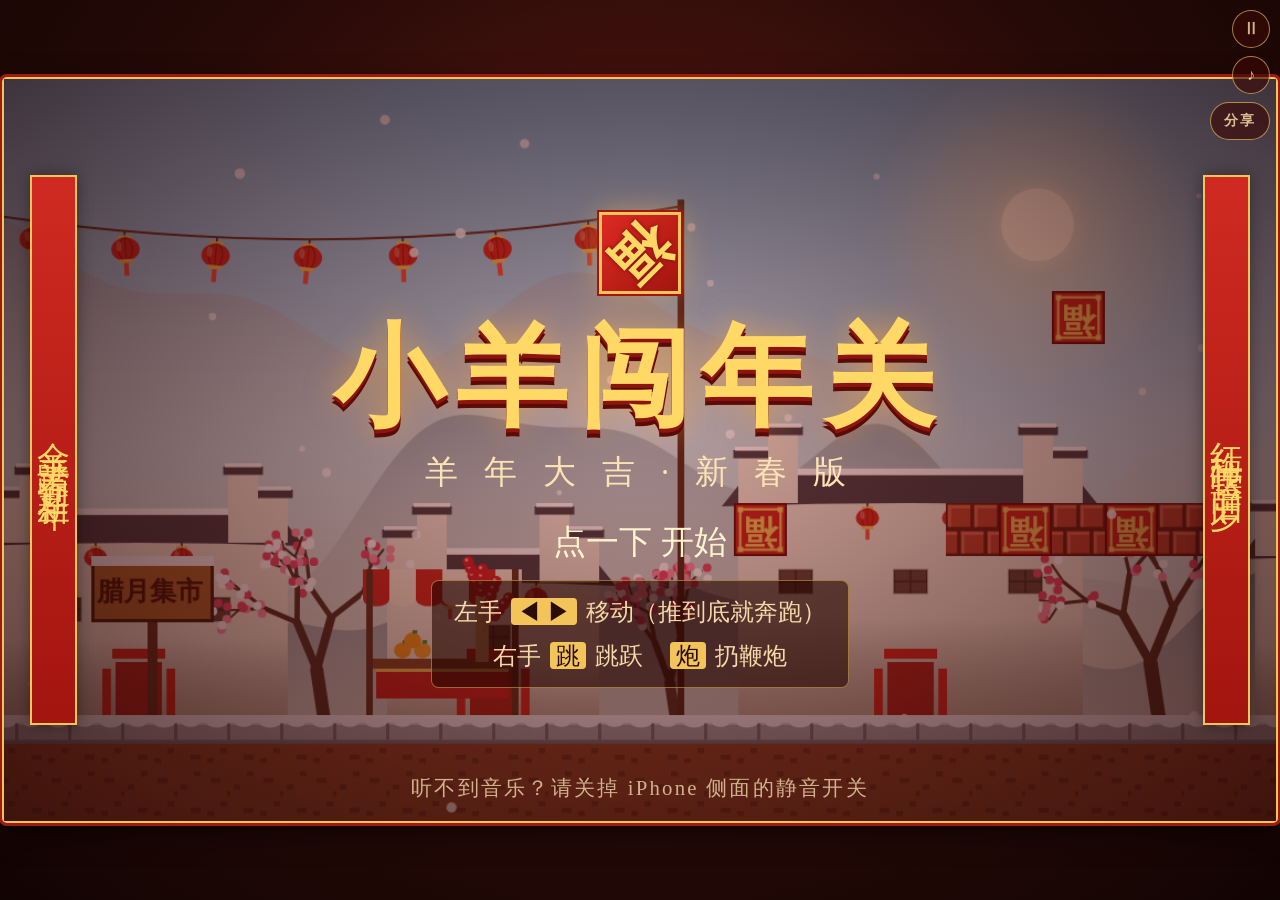
<file: xiaoyang/mobile/index.html>
<!doctype html>
<html lang="zh-CN">
<head>
<meta charset="utf-8">
<meta name="viewport" content="width=device-width,initial-scale=1,maximum-scale=1,user-scalable=no,viewport-fit=cover">
<meta name="apple-mobile-web-app-capable" content="yes">
<meta name="mobile-web-app-capable" content="yes">
<meta name="apple-mobile-web-app-status-bar-style" content="black-translucent">
<meta name="apple-mobile-web-app-title" content="小羊闯年关">
<meta name="theme-color" content="#1a0705">
<meta name="description" content="春节主题横版闯关小游戏，小羊阿咩顶福砖、踩年兽。">
<link rel="manifest" href="manifest.webmanifest">
<link rel="apple-touch-icon" href="icon-180.png">
<link rel="icon" type="image/png" href="icon-192.png">
<title>小羊闯年关 · 手机版</title>
<style>
:root{--red:#b3201c;--gold:#f3c45a;--paper:#fbf1dc;--u:6px}
*{box-sizing:border-box}
html,body{margin:0;height:100%;overflow:hidden}
body{display:flex;align-items:center;justify-content:center;background:#1a0705 radial-gradient(ellipse at 50% 35%,#5a1712 0%,#260a07 55%,#120403 100%);font-family:"KaiTi","STKaiti","Kaiti SC","KaiTi_GB2312","楷体","BiauKai","AR PL UKai CN","Noto Serif CJK SC","Songti SC",serif;color:var(--paper);user-select:none;-webkit-user-select:none}
#wrap{position:relative;border-radius:3px;box-shadow:0 0 0 2px #f3c45a,0 0 0 7px #9b1b15,0 0 0 9px #f3c45a,0 24px 80px rgba(0,0,0,.7)}
#c{display:block;width:100%;height:100%;image-rendering:pixelated;border-radius:2px}
.ov{position:absolute;inset:0;display:flex;flex-direction:column;align-items:center;justify-content:center;text-align:center;gap:calc(var(--u)*2)}
.hide{display:none!important}
#title{background:radial-gradient(ellipse at 50% 45%,rgba(150,20,15,.30),rgba(40,4,3,.78));cursor:pointer}
.fu{width:calc(var(--u)*11);height:calc(var(--u)*11);background:linear-gradient(135deg,#dc2a22,#a3150f);border:calc(var(--u)*.5) solid var(--gold);outline:calc(var(--u)*.3) solid #a3150f;display:flex;align-items:center;justify-content:center;box-shadow:0 0 calc(var(--u)*4) rgba(255,190,80,.45);margin-bottom:calc(var(--u)*1.5);animation:sway 3.2s ease-in-out infinite}
.fu b{transform:rotate(135deg);font-size:calc(var(--u)*7.6);color:#ffd866;font-weight:900;line-height:1;text-shadow:0 0 calc(var(--u)*.6) #7a0e0a}
@keyframes sway{0%,100%{transform:rotate(41deg)}50%{transform:rotate(49deg)}}
h1{margin:0;font-size:calc(var(--u)*15);letter-spacing:calc(var(--u)*1.6);color:#ffd866;font-weight:900;line-height:1.05;text-shadow:0 calc(var(--u)*.5) 0 #8e140f,0 calc(var(--u)*1.1) 0 #5a0a07,0 0 calc(var(--u)*4) rgba(255,170,60,.6)}
.sub{font-size:calc(var(--u)*4.4);letter-spacing:calc(var(--u)*1.2);color:#fbe3b5}
.blink{font-size:calc(var(--u)*4.4);color:#fff3cf;animation:bl 1.2s steps(2) infinite;margin-top:calc(var(--u)*1.5)}
@keyframes bl{50%{opacity:.25}}
.keys{font-size:calc(var(--u)*3.1);color:#f6d9a8;background:rgba(40,5,3,.6);border:1px solid rgba(243,196,90,.5);padding:calc(var(--u)*1.2) calc(var(--u)*3);border-radius:calc(var(--u)*1);line-height:1.8}
.keys kbd{font-family:inherit;color:#2a0d08;background:#f3c45a;border-radius:calc(var(--u)*.5);padding:0 calc(var(--u)*.8);margin:0 calc(var(--u)*.4)}
.foot{position:absolute;bottom:calc(var(--u)*2.6);font-size:calc(var(--u)*2.8);color:rgba(251,227,181,.75);letter-spacing:calc(var(--u)*.3)}
.cl{position:absolute;top:13%;bottom:13%;width:calc(var(--u)*6.4);display:flex;align-items:center;justify-content:center;background:linear-gradient(#cf2a21,#a3150f);border:calc(var(--u)*.35) solid var(--gold);writing-mode:vertical-rl;font-size:calc(var(--u)*4.4);color:#ffd866;letter-spacing:calc(var(--u)*1.3);box-shadow:0 0 calc(var(--u)*2) rgba(0,0,0,.4)}
#card{background:#120403}
#card .lv{font-size:calc(var(--u)*5);color:#f3c45a;letter-spacing:calc(var(--u)*1.5)}
#card .nm{font-size:calc(var(--u)*11);color:#fff1d0;letter-spacing:calc(var(--u)*2);text-shadow:0 0 calc(var(--u)*3) rgba(255,120,60,.5)}
#card .lf{font-size:calc(var(--u)*4.2);color:#fbe3b5}
#card .tip{font-size:calc(var(--u)*3.2);color:rgba(251,227,181,.7);margin-top:calc(var(--u)*3)}
#msg{background:rgba(20,4,3,.5)}
#msg .big{font-size:calc(var(--u)*11);color:#ffd866;font-weight:900;text-shadow:0 calc(var(--u)*.6) 0 #8e140f,0 0 calc(var(--u)*4) rgba(255,150,60,.5)}
#msg .small{font-size:calc(var(--u)*4.2);color:#fbe3b5;line-height:1.7;white-space:pre-line}
</style>
</head>
<body>
<div id="wrap">
<canvas id="c"></canvas>
<div id="title" class="ov">
 <div class="cl" style="right:calc(var(--u)*3.5)">红梅映雪辞旧岁</div>
 <div class="cl" style="left:calc(var(--u)*3.5)">金羊踏春迎新年</div>
 <div class="fu"><b>福</b></div>
 <h1>小羊闯年关</h1>
 <div class="sub">羊 年 大 吉 · 新 春 版</div>
 <div class="blink">按 回车 或 点击 开始</div>
 <div class="keys"><kbd>← →</kbd>移动　<kbd>空格</kbd>跳跃　<kbd>Shift</kbd>或<kbd>J</kbd>奔跑 / 扔鞭炮<br><kbd>P</kbd>暂停　<kbd>M</kbd>静音　也支持手柄</div>
 <div class="foot">吃饺子长大 · 拿鞭炮驱年兽 · 顶倒福砖，福到了</div>
</div>
<div id="card" class="ov hide"><canvas id="cardGoat" width="16" height="16" style="width:calc(var(--u)*9);height:calc(var(--u)*9);image-rendering:pixelated"></canvas><div class="lv" id="cardLv">第一关</div><div class="nm" id="cardNm">腊月集市</div><div class="lf" id="cardLf"></div><div class="tip" id="cardTip"></div></div>
<div id="msg" class="ov hide"><div class="big" id="msgBig"></div><div class="small" id="msgSmall"></div></div>
</div>
<script>
'use strict';
// ===== 基础：画布、输入、工具 =====
const W=384,H=224,TS=16,ROWS=14,R=3;
const FONT='"KaiTi","STKaiti","Kaiti SC","KaiTi_GB2312","楷体","BiauKai","AR PL UKai CN","Noto Serif CJK SC","Source Han Serif SC","Songti SC","SimSun",serif';
const $=id=>document.getElementById(id);
const cv=$('c'),ctx=cv.getContext('2d'),wrap=$('wrap');
cv.width=W*R;cv.height=H*R;
function resize(){let s=Math.min((innerWidth-30)/W,(innerHeight-30)/H);if(s>=2)s=Math.floor(s*4)/4;s=Math.max(.5,s);
 wrap.style.width=Math.round(W*s)+'px';wrap.style.height=Math.round(H*s)+'px';wrap.style.setProperty('--u',(H*s/100).toFixed(2)+'px')}
addEventListener('resize',resize);resize();

const KEYMAP={ArrowLeft:'L',KeyA:'L',ArrowRight:'R',KeyD:'R',ArrowUp:'J',KeyW:'J',Space:'J',KeyK:'J',KeyZ:'J',ArrowDown:'D',KeyS:'D',
 ShiftLeft:'F',ShiftRight:'F',KeyJ:'F',KeyX:'F',Enter:'S',NumpadEnter:'S',KeyP:'P',Escape:'P',KeyM:'M'};
const keys={},hits={};
addEventListener('keydown',e=>{const k=KEYMAP[e.code];if(!k)return;e.preventDefault();if(!keys[k])hits[k]=true;keys[k]=true;SND.unlock()});
addEventListener('keyup',e=>{const k=KEYMAP[e.code];if(k){keys[k]=false;e.preventDefault()}});
addEventListener('blur',()=>{for(const k in keys)keys[k]=false});
const hit=k=>{if(hits[k]){hits[k]=false;return true}return false};
const clearHits=()=>{for(const k in hits)hits[k]=false};
let padPrev={};
function pollPad(){const gp=navigator.getGamepads?navigator.getGamepads()[0]:null;if(!gp)return;const b=i=>!!(gp.buttons[i]&&gp.buttons[i].pressed);
 const st={L:gp.axes[0]<-.4||b(14),R:gp.axes[0]>.4||b(15),J:b(0),F:b(2)||b(1),S:b(9),P:b(8)};
 for(const k in st){if(st[k]&&!padPrev[k])hits[k]=true;if(st[k]!==!!padPrev[k])keys[k]=st[k]}padPrev=st}

const clamp=(v,a,b)=>v<a?a:v>b?b:v,rnd=(a,b)=>a+Math.random()*(b-a),irnd=(a,b)=>Math.floor(rnd(a,b+1)),pick=a=>a[Math.floor(Math.random()*a.length)];
function srand(s){return()=>(s=(s*16807)%2147483647)/2147483647}
function mk(w,h){const c=document.createElement('canvas');c.width=w;c.height=h;const g=c.getContext('2d');g.imageSmoothingEnabled=false;return[c,g]}
function mkHi(w,h){const[c,g]=mk(Math.ceil(w*R),Math.ceil(h*R));g.imageSmoothingEnabled=true;g.scale(R,R);c.lw=w;c.lh=h;return[c,g]}
function sprite(rows,pal){const h=rows.length,w=Math.max(...rows.map(r=>r.length));const[c,g]=mk(w,h);
 rows.forEach((r,y)=>{for(let x=0;x<r.length;x++){const col=pal[r[x]];if(col){g.fillStyle=col;g.fillRect(x,y,1,1)}}});return c}
const flipC=new WeakMap();
function flip(c){let f=flipC.get(c);if(!f){const[d,g]=mk(c.width,c.height);g.translate(c.width,0);g.scale(-1,1);g.drawImage(c,0,0);d.lw=c.lw;d.lh=c.lh;f=d;flipC.set(c,f)}return f}
function blit(img,x,y,fx,w,h){ctx.drawImage(fx?flip(img):img,x,y,w||img.lw||img.width,h||img.lh||img.height)}
function ell(g,x,y,rx,ry,col){g.fillStyle=col;g.beginPath();g.ellipse(x,y,rx,ry,0,0,Math.PI*2);g.fill()}
function rect(g,col,x,y,w,h){g.fillStyle=col;g.fillRect(x,y,w,h)}
function txt(s,x,y,size,col,align,stroke){ctx.font=`900 ${size}px ${FONT}`;ctx.textAlign=align||'left';ctx.textBaseline='middle';
 if(stroke!==null){ctx.lineWidth=size*.3;ctx.strokeStyle=stroke||'#3a0806';ctx.lineJoin='round';ctx.strokeText(s,x,y)}ctx.fillStyle=col;ctx.fillText(s,x,y)}
// ===== 像素角色：小羊阿咩、年兽一族、道具 =====
const GP={k:'#2b1a17',w:'#fbf7ef',g:'#d6c8b6',h:'#d9a35f',H:'#8c5a2b',e:'#1b1210',p:'#f29b97',r:'#d6281f',R:'#8e1712',y:'#f6c94c',b:'#4a3530'};
const GPF=Object.assign({},GP,{r:'#f2b630',R:'#b46f12',y:'#d6281f'});
const GOAT_HEAD=[
"................",
"....kk.kk.kk....",
"...kwwkwwkwwkk..",
"..kwwwgwwwwwwk..",
".khhkwwwwwwwwwk.",
"khHhhkwwwwwewwk.",
"khkHhkwwwwwewwkk",
"kHhhkgwwwwwwwppk",
".kkkkgwwwwwwwwk.",
"....kggwwwwwkgk."];
const GOAT_BODY=[
"...krrryyrrrkgk.",
"..krrrryyrrrrk..",
"..kwrrryyrrrwk..",
"...kkRRRRRRkk..."];
const GOAT_LEGS={stand:["....kbbk.kbbk...","....kkkk.kkkk..."],walk1:["...kbbk...kbbk..","...kkkk...kkkk.."],
 walk2:[".....kbbkbbk....",".....kkkkkkk...."],jump:["..kbbk....kbbk..","..kkk......kkk.."]};
function goatSet(pal){const o={s:{},b:{}};for(const f in GOAT_LEGS){const L=GOAT_LEGS[f];
 o.s[f]=sprite([...GOAT_HEAD,...GOAT_BODY,...L],pal);
 o.b[f]=sprite([...GOAT_HEAD,...[0,1,1,1,1,1,1,2,3].map(i=>GOAT_BODY[i]),L[0],L[0],L[0],L[0],L[1]],pal)}return o}

const sym=rows=>rows.map(r=>r+[...r].reverse().join(''));
const NIAN=[
".......y",
"......yY",
"...kkkkk",
"..kmmooo",
".kmooooo",
"kmoWWWoo",
"kmoWeWoo",
"kmoWWWoo",
"kmoooooo",
"kmookkkk",
"kmokwkRR",
"kmookkkk",
".kmooooo",
".kmmmmmm"];
const NFEET=[["..kbbk..","..kkkk.."],["...kbbk.","...kkkk."]];
const SPIKE=["...y..y.","..yY.yY.","..kkkkkk"];
const NP={k:'#2a1512',o:'#e4572e',O:'#b8361d',m:'#f7a83a',y:'#ffe27a',Y:'#e0a530',W:'#ffffff',e:'#1a0f0f',w:'#fffaf0',R:'#7a1010',b:'#3d2420'};
const HP=Object.assign({},NP,{o:'#3f8fd0',m:'#a6dcf7',O:'#255c8f'});
const KP=Object.assign({},NP,{o:'#6a3d9e',m:'#b48be0',O:'#432268',y:'#f4f4ff',Y:'#b9b9d9'});
const BP=Object.assign({},NP,{o:'#a51d18',m:'#f3c45a',O:'#6b0f0c',W:'#ffe680',e:'#c00000',y:'#fff1b0',b:'#2a0f0a'});
function beast(pal,top){const body=top?[...top,...NIAN.slice(3)]:NIAN;return NFEET.map(f=>sprite(sym([...body,...f]),pal))}

const DUMP=[
"......kkkk......",
"....kkwwwwkk....",
"...kwgwgwgwgk...",
"..kwwwwwwwwwwk..",
".kwwwwwwwwwwwwk.",
".kwwwwewwwewwwk.",
".kwwwpwwwwwpwwk.",
".kgwwwwwwwwwwgk.",
"..kggwwwwwwggk..",
"...kkkkkkkkkk..."];
const YB=[
"......kkkk......",
".....kyyyyk.....",
".kk.kyYyyyyk.kk.",
"kyyk.kyyyyk.kyyk",
"kyyykkkkkkkkyyyk",
".kyyyyyyyyyyyyk.",
"..kYyyyyyyyyyYk.",
"...kYYYYYYYYk...",
"....kkkkkkkk...."];

const SPR={};
function buildSprites(){
 SPR.goat={n:goatSet(GP),f:goatSet(GPF)};
 SPR.nian=beast(NP);SPR.hop=beast(HP);SPR.spiky=beast(KP,SPIKE);SPR.boss=beast(BP);
 SPR.dump=sprite(DUMP,{k:'#3a2a20',w:'#fffaf0',g:'#e6dccb',e:'#2a1a17',p:'#f5a0a0'});
 SPR.yb=sprite(YB,{k:'#6b3d0a',y:'#ffd54a',Y:'#d79a1e'});
 // 铜钱
 let[c,g]=mkHi(10,10);ell(g,5,5,5,5,'#7a4c0e');ell(g,5,5,4.3,4.3,'#f1c04a');ell(g,4.3,4.3,2.6,2.6,'#ffe38c');
 g.strokeStyle='#b8862a';g.lineWidth=.5;g.beginPath();g.arc(5,5,3.4,0,7);g.stroke();rect(g,'#7a4c0e',3.5,3.5,3,3);SPR.coin=c;
 // 红包
 [c,g]=mkHi(10,13);rect(g,'#7a0d0a',0,0,10,13);rect(g,'#d6281f',.5,.5,9,12);g.fillStyle='#b31a14';g.beginPath();g.moveTo(.5,.5);g.lineTo(5,5);g.lineTo(9.5,.5);g.fill();
 ell(g,5,5.2,1.8,1.8,'#f6c94c');rect(g,'#f6c94c',2,10,6,.6);SPR.hb=c;
 // 鞭炮道具
 [c,g]=mkHi(16,16);const tube=(x,y,h)=>{rect(g,'#6b0a08',x-.5,y,5,h);rect(g,'#d8261f',x,y,4,h);rect(g,'#ff7a5a',x+.7,y+.5,1,h-1);rect(g,'#f6c94c',x,y+2,4,1);rect(g,'#f6c94c',x,y+h-3,4,1);
  rect(g,'#3a2a20',x+1.6,y-1.4,.8,1.4)};tube(1.5,6,9);tube(10.5,6,9);tube(6,3.5,11.5);
 g.strokeStyle='#3a2a20';g.lineWidth=.7;g.beginPath();g.moveTo(8,2.2);g.quadraticCurveTo(9.5,0,12,1);g.stroke();SPR.crk=c;
 // 福字小旗
 [c,g]=mkHi(18,13);g.fillStyle='#f3c45a';g.beginPath();g.moveTo(18,0);g.lineTo(0,6.5);g.lineTo(18,13);g.fill();
 g.fillStyle='#cf231c';g.beginPath();g.moveTo(17.2,1.2);g.lineTo(2.4,6.5);g.lineTo(17.2,11.8);g.fill();
 g.fillStyle='#ffd866';g.font='900 6.5px '+FONT;g.textAlign='center';g.textBaseline='middle';g.fillText('福',12.4,6.9);SPR.flag=c;
}
// ===== 场景：主题、砖块、远景 =====
const THEMES={
 day:{sky:['#74b9de','#c2e2ef','#fbe7c6'],stone:'#a3acb2',stoneL:'#cfd6da',stoneD:'#6e787f',earth:'#8b4a2c',earth2:'#6a3520',brick:'#b8432e',brickL:'#d8664c',mortar:'#5e1d12',
  wall:'#b02a20',roof:'#e0a72e',roofD:'#9c6a14',snow:'#f7f9fc',wood:'#9b5a2e',cloud:'#fff7e6',cloudD:'#e7c46f',music:'market',snowN:28,
  house:{wall:'#efe8da',wallD:'rgba(120,100,80,.45)',roof:'#3b3f47',win:'#5a463a',snow:'#ffffff',door:'#a8261d',trunk:'#4a3226'}},
 night:{sky:['#060922','#1b1440','#4d1f45'],stone:'#5d6378',stoneL:'#8e96ad',stoneD:'#363a4c',earth:'#3a2632',earth2:'#2a1a24',brick:'#8e2f2a',brickL:'#b54a3e',mortar:'#3e1210',
  wall:'#7e1f1a',roof:'#2f6b8a',roofD:'#1b3f52',snow:'#dfe7f7',wood:'#6e4026',cloud:'#e9e3ff',cloudD:'#a99ad8',music:'night',snowN:18,
  house:{wall:'#2c2446',wallD:'rgba(8,5,20,.7)',roof:'#151026',win:'#ffc35a',snow:'#c9d2ec',door:'#6e1712',trunk:'#1c1424'}},
 boss:{sky:['#170612','#5a1a2a','#c8603c'],stone:'#7a6a6a',stoneL:'#aa9898',stoneD:'#4a3c3c',earth:'#4b2a22',earth2:'#341a14',brick:'#7e2a22',brickL:'#a2463a',mortar:'#3a0f0a',
  wall:'#6e1a14',roof:'#3a3a44',roofD:'#22222a',snow:'#f2f0f4',wood:'#5e3a26',cloud:'#f3e6e6',cloudD:'#c79a9a',music:'night',snowN:110,
  house:{wall:'#3a2230',wallD:'rgba(10,0,5,.6)',roof:'#1a0d14',win:'#ff8a4a',snow:'#e8e0e6',door:'#4a0d0a',trunk:'#1a0a0e'}}};

function makeTiles(th){
 const T={},tile=fn=>{const[c,g]=mkHi(16,16);fn(g);return c};
 T.D=tile(g=>{rect(g,th.earth,0,0,16,16);[[2,3,3],[9,5,2],[5,10,2],[12,12,3],[13,1,2],[1,13,2],[7,7,1]].forEach(([x,y,w])=>rect(g,th.earth2,x,y,w,1.5))});
 T.G=tile(g=>{g.drawImage(T.D,0,0,16,16);rect(g,th.stone,0,1,16,7);rect(g,th.stoneL,0,2,16,1);rect(g,th.stoneD,0,7.5,16,1.2);rect(g,th.stoneD,7,2.5,1,5);
  rect(g,th.snow,0,0,16,2.4);ell(g,4,2.3,3.2,1.5,th.snow);ell(g,12,2.4,2.5,1.2,th.snow)});
 T.B=tile(g=>{rect(g,th.mortar,0,0,16,16);const br=(x,y,w)=>{rect(g,th.brick,x,y,w,6.6);rect(g,th.brickL,x,y,w,1);rect(g,th.brickL,x,y,1,6.6)};
  br(.6,.6,6.8);br(8.6,.6,6.8);br(-4,8.6,7.4);br(4.6,8.6,6.8);br(12.6,8.6,3.4)});
 T.Q=[0,1,2].map(f=>tile(g=>{rect(g,'#5a0a07',0,0,16,16);rect(g,'#c8231e',.6,.6,14.8,14.8);const gold=['#f3c45a','#ffe28a','#e0a83c'][f];
  g.strokeStyle=gold;g.lineWidth=.7;g.strokeRect(1.9,1.9,12.2,12.2);[[1.2,1.2],[13.2,1.2],[1.2,13.2],[13.2,13.2]].forEach(([x,y])=>rect(g,gold,x,y,1.6,1.6));
  g.save();g.translate(8,8.3);g.rotate(Math.PI);g.fillStyle=gold;g.font='900 10px '+FONT;g.textAlign='center';g.textBaseline='middle';g.fillText('福',0,0);g.restore();
  if(f===1){g.fillStyle='rgba(255,255,255,.25)';g.beginPath();g.moveTo(2,10);g.lineTo(10,2);g.lineTo(12,2);g.lineTo(4,10);g.fill()}}));
 T.U=tile(g=>{rect(g,'#3a2210',0,0,16,16);rect(g,'#7a4a2a',.6,.6,14.8,14.8);rect(g,'#93603a',.6,.6,14.8,1);[[2.5,2.5],[12.5,2.5],[2.5,12.5],[12.5,12.5]].forEach(([x,y])=>ell(g,x,y,.9,.9,'#3a2210'))});
 T.S=tile(g=>{rect(g,th.stoneD,0,0,16,16);rect(g,th.stone,.6,.6,14.8,14.8);rect(g,th.stoneL,.6,.6,14.8,1.2);rect(g,th.stoneL,.6,.6,1.2,14.8);
  g.strokeStyle=th.stoneD;g.lineWidth=.8;g.strokeRect(4.5,4.5,7,7);g.strokeRect(6.5,6.5,3,3)});
 T.W=tile(g=>{rect(g,th.wall,0,0,16,16);rect(g,'rgba(255,255,255,.13)',1,0,2,16);rect(g,'rgba(0,0,0,.2)',13,0,3,16);rect(g,'rgba(255,210,120,.35)',0,7,16,.6)});
 T.T=tile(g=>{rect(g,th.wall,0,9,16,7);rect(g,'rgba(0,0,0,.25)',0,9,16,1.5);rect(g,th.roofD,0,3,16,7);for(let i=0;i<4;i++)rect(g,th.roof,i*4+.6,3,2.6,6);
  for(let i=0;i<4;i++){ell(g,i*4+2,10,1.9,1.6,th.roofD);ell(g,i*4+2,9.9,1.1,1,th.roof)}rect(g,th.roofD,0,1.8,16,1.6);rect(g,th.snow,0,.4,16,1.8);ell(g,5,1.5,3,1.3,th.snow)});
 T.L=tile(g=>{rect(g,'#3a2010',0,0,16,8);rect(g,th.wood,0,.6,16,6.6);rect(g,'rgba(255,255,255,.22)',0,.6,16,1);rect(g,'#3a2010',7.6,.6,.8,6.6);ell(g,3,4,.7,.7,'#e0b060');ell(g,12,4,.7,.7,'#e0b060');
  rect(g,th.snow,0,0,16,1)});
 T.C=tile(g=>{ell(g,4,6,5,3.4,th.cloudD);ell(g,12,6,5,3.4,th.cloudD);ell(g,8,4.6,5.6,3.6,th.cloudD);ell(g,4,5,4.3,2.7,th.cloud);ell(g,12,5,4.3,2.7,th.cloud);ell(g,8,3.9,4.9,2.9,th.cloud);
  g.strokeStyle=th.cloudD;g.lineWidth=.7;g.beginPath();g.arc(8,4.6,1.7,Math.PI*.2,Math.PI*1.7);g.stroke()});
 return T}

// ---- 远景绘制 ----
function ridgePath(g,w,base,amp,s,fr){g.beginPath();g.moveTo(0,H);for(let x=0;x<=w;x+=2){const k=Math.PI*2*x/w;
 g.lineTo(x,base-amp*(.55+.45*Math.sin(k*fr[0]+s))-amp*.3*Math.sin(k*fr[1]+s*1.7)-amp*.13*Math.sin(k*fr[2]+s*2.3))}g.lineTo(w,H);g.closePath()}
function mountain(g,w,base,amp,s,fr,c1,c2){ridgePath(g,w,base,amp,s,fr);const gr=g.createLinearGradient(0,base-amp*1.3,0,base+36);gr.addColorStop(0,c1);gr.addColorStop(1,c2);g.fillStyle=gr;g.fill()}
function pagoda(g,x,y,col,s){g.fillStyle=col;let w=22*s,yy=y;for(let i=0;i<6;i++){const bw=w*.6,bh=6*s;g.fillRect(x-bw/2,yy-bh,bw,bh);yy-=bh;
 g.beginPath();g.moveTo(x-w/2-2*s,yy+1.2*s);g.quadraticCurveTo(x-w/2,yy-.8*s,x-w/2+3*s,yy-2*s);g.lineTo(x+w/2-3*s,yy-2*s);g.quadraticCurveTo(x+w/2,yy-.8*s,x+w/2+2*s,yy+1.2*s);g.closePath();g.fill();
 yy-=2*s;w*=.84}g.fillRect(x-.6*s,yy-8*s,1.2*s,8*s)}
function house(g,x,gy,w,h,P,rand){
 rect(g,P.wall,x,gy-h,w,h);const gr=g.createLinearGradient(0,gy-h*.5,0,gy);gr.addColorStop(0,'rgba(0,0,0,0)');gr.addColorStop(1,P.wallD);g.fillStyle=gr;g.fillRect(x,gy-h,w,h);
 g.fillStyle=P.roof;g.beginPath();g.moveTo(x-5,gy-h+3);g.quadraticCurveTo(x+w/2,gy-h+1,x+w+5,gy-h+3);g.lineTo(x+w-3,gy-h-7);g.lineTo(x+3,gy-h-7);g.closePath();g.fill();
 rect(g,P.snow,x+3,gy-h-8.4,w-6,2);
 for(const sd of[0,1])for(let i=0;i<2;i++){const bw=9,bx=sd?x+w-bw*(i+1):x+bw*i,top=gy-h-12-i*7;rect(g,P.wall,bx,top,bw,gy-h-top+2);
  rect(g,P.roof,bx-1.5,top-2,bw+3,2.5);rect(g,P.snow,bx-1,top-3,bw+2,1.2)}
 const nw=Math.max(1,Math.floor(w/34));for(let i=0;i<nw;i++){const wx=x+(i+.5)*w/nw-5,wy=gy-h*.7;rect(g,P.win,wx,wy,10,7);
  g.strokeStyle='rgba(0,0,0,.35)';g.lineWidth=.6;g.strokeRect(wx,wy,10,7);g.beginPath();g.moveTo(wx+5,wy);g.lineTo(wx+5,wy+7);g.moveTo(wx,wy+3.5);g.lineTo(wx+10,wy+3.5);g.stroke()}
 if(w>60){const dx=x+w/2-7;rect(g,P.door,dx,gy-24,14,24);rect(g,'#d6281f',dx-4,gy-22,2.6,18);rect(g,'#d6281f',dx+15.4,gy-22,2.6,18);rect(g,'#d6281f',dx-1,gy-28,16,3);
  drawLantern(g,dx-6,gy-h+2,4.5,0,P.win==='#ffc35a');drawLantern(g,dx+20,gy-h+2,4.5,0,P.win==='#ffc35a')}}
function plum(g,x,gy,s,rand,trunk,cols){g.strokeStyle=trunk;g.lineCap='round';
 const br=(x,y,a,len,w,d)=>{const x2=x+Math.cos(a)*len,y2=y+Math.sin(a)*len;g.lineWidth=w;g.beginPath();g.moveTo(x,y);g.lineTo(x2,y2);g.stroke();
  if(d>0){br(x2,y2,a+rand()*.8-.1,len*.74,w*.66,d-1);br(x2,y2,a-rand()*.8-.1,len*.7,w*.62,d-1)}
  if(d<3&&cols)for(let k=0;k<3;k++)ell(g,x2+rand()*5-2.5,y2+rand()*5-2.5,1.3,1.3,cols[Math.floor(rand()*cols.length)]);g.strokeStyle=trunk};
 br(x,gy,-Math.PI/2+rand()*.3-.15,20*s,3.6*s,4)}

function makeBG(name){const th=THEMES[name],P=th.house,BW=640,rand=srand(name.length*977+13);
 const[far,f]=mkHi(BW,H),[mid,m]=mkHi(BW,H);const both=(fn,x)=>{fn(x);fn(x-BW);fn(x+BW)};
 if(name==='day'){
  mountain(f,BW,120,60,1,[1,3,7],'rgba(150,175,190,.75)','rgba(253,240,213,0)');both(x=>pagoda(f,x,96,'rgba(110,130,145,.8)',1),470);
  mountain(f,BW,150,45,4,[2,5,9],'rgba(120,150,165,.85)','rgba(240,235,220,.2)');mountain(f,BW,178,30,2.2,[3,4,11],'rgba(95,125,140,.9)','rgba(230,230,220,.6)');
  [[10,90,62],[130,64,50],[236,104,74],[392,78,58],[512,96,66]].forEach(([x,w,h])=>both(xx=>house(m,xx,200,w,h,P,rand),x));
  [[112,1.1],[218,.9],[364,1.2],[488,.95],[620,1]].forEach(([x,s])=>both(xx=>plum(m,xx,200,s,srand(x+7),P.trunk,['#e8476a','#ff8fa8','#ffffff']),x));
 }else if(name==='night'){
  for(let i=0;i<26;i++){const x=i*BW/26+rand()*8,w=18+rand()*22,h=30+rand()*60,c=`rgb(${24+rand()*8|0},${18+rand()*6|0},${52+rand()*10|0})`;
   both(xx=>{rect(f,c,xx,190-h,w,h+40);f.fillStyle=c;f.beginPath();f.moveTo(xx-4,190-h);f.quadraticCurveTo(xx+w/2,190-h-9,xx+w+4,190-h);f.fill();
    for(let k=0;k<6;k++)if(rand()<.5)rect(f,'rgba(255,200,110,.75)',xx+3+rand()*(w-6),194-h+rand()*h*.8,1.6,2)},x)}
  both(x=>pagoda(f,x,150,'#140f2c',1.3),300);
  [[0,96,64],[120,70,52],[220,110,78],[372,80,58],[488,100,70],[600,30,40]].forEach(([x,w,h])=>both(xx=>house(m,xx,200,w,h,P,rand),x));
  [[106,1],[350,1.1],[466,.9]].forEach(([x,s])=>both(xx=>plum(m,xx,200,s,srand(x+3),P.trunk,['#c23a5a','#e87a9a']),x));
 }else{
  mountain(f,BW,110,70,2,[2,5,11],'#4a1a2c','rgba(200,96,60,.2)');mountain(f,BW,150,55,5,[3,7,13],'#2e0f1c','#3a1420');
  mountain(m,BW,200,26,1,[4,9,15],'#1e0a12','#12050a');
  [[40,1.3],[170,1],[300,1.4],[430,1.1],[560,1.2]].forEach(([x,s])=>both(xx=>plum(m,xx,196,s,srand(x+11),'#12060a',null),x));
  [[90],[250],[380],[520]].forEach(([x])=>both(xx=>{rect(m,'#2a1018',xx,140,2,60);m.fillStyle='#8e1712';m.beginPath();m.moveTo(xx+2,142);m.lineTo(xx+16,146);m.lineTo(xx+2,152);m.fill()},x));
 }
 rect(m,'rgba(0,0,0,0)',0,0,1,1);const gr=m.createLinearGradient(0,196,0,H);gr.addColorStop(0,'rgba(20,6,6,0)');gr.addColorStop(.3,'rgba(20,6,6,.95)');gr.addColorStop(1,'#0c0303');m.fillStyle=gr;m.fillRect(0,196,BW,H-196);
 const sky=ctx.createLinearGradient(0,0,0,H);th.sky.forEach((c,i)=>sky.addColorStop(i/(th.sky.length-1),c));
 return{far,mid,sky,stars:Array.from({length:70},()=>({x:rand()*W,y:rand()*130,p:rand()*6,s:rand()<.15?1.4:.8}))}}
// ===== 装饰：灯笼、门楼、集市摊、烟花、雪 =====
function drawLantern(g,x,y,s,a,glow){g.save();g.translate(x,y);g.rotate(a||0);
 if(glow){const gr=g.createRadialGradient(0,s,0,0,s,s*2.8);gr.addColorStop(0,'rgba(255,120,60,.5)');gr.addColorStop(1,'rgba(255,80,40,0)');g.fillStyle=gr;g.fillRect(-s*3,-s*2,s*6,s*6)}
 rect(g,'#3a1a10',-.25,0,.5,s*.28);rect(g,'#f3c45a',-s*.38,s*.22,s*.76,s*.24);
 ell(g,0,s,s*.78,s*.64,'#d6281f');g.strokeStyle='rgba(110,8,6,.55)';g.lineWidth=Math.max(.3,s*.07);
 g.beginPath();g.ellipse(0,s,s*.38,s*.64,0,0,Math.PI*2);g.moveTo(0,s*.36);g.lineTo(0,s*1.64);g.stroke();
 ell(g,-s*.34,s*.82,s*.14,s*.28,'rgba(255,190,150,.4)');rect(g,'#f3c45a',-s*.38,s*1.54,s*.76,s*.22);rect(g,'#ff4a36',-s*.13,s*1.76,s*.26,s*.7);
 g.restore()}

function drawDecor(d,t,th,night){const gy=192,x=d.x*TS;
 if(d.k==='lan'){const x1=d.x1*TS,y=d.y*TS,sag=10;rect(ctx,'#4a2a1a',x-1,y-2,2,gy-y+2);rect(ctx,'#4a2a1a',x1-1,y-2,2,gy-y+2);
  ctx.strokeStyle='#5a3020';ctx.lineWidth=.7;ctx.beginPath();ctx.moveTo(x,y);ctx.quadraticCurveTo((x+x1)/2,y+sag*2,x1,y);ctx.stroke();
  const n=Math.max(1,Math.floor((x1-x)/26));for(let i=1;i<n;i++){const u=i/n,px=x+(x1-x)*u,py=y+sag*2*2*u*(1-u);drawLantern(ctx,px,py,5.5,Math.sin(t*.04+i*1.3)*.12,night)}}
 else if(d.k==='sign'){rect(ctx,'#5a3420',x+15,gy-30,3,30);rect(ctx,'#3a2010',x-2,gy-46,37,18);rect(ctx,'#a8682e',x-1,gy-45,35,16);rect(ctx,'#f7f9fc',x-2,gy-48,37,3);
  txt(d.t,x+15.5,gy-36.6,8,'#3a1408','center',null)}
 else if(d.k==='stall'){for(let i=0;i<6;i++)rect(ctx,i%2?'#fbeedd':'#cf2a21',x+i*8,gy-44,8,9);for(let i=0;i<6;i++)ell(ctx,x+i*8+4,gy-35,4,2.2,i%2?'#fbeedd':'#cf2a21');
  rect(ctx,'#5a3420',x+1,gy-44,2,44);rect(ctx,'#5a3420',x+45,gy-44,2,44);rect(ctx,'#7a4a26',x+3,gy-17,42,3);rect(ctx,'#c8231e',x+4,gy-14,40,9);rect(ctx,'#f3c45a',x+4,gy-14,40,1);
  [[12,'#f39a1e'],[18,'#f6a52a'],[15,'#f39a1e']].forEach(([ox,c],i)=>{ell(ctx,x+ox,gy-19.5-(i==2?3:0),2.6,2.4,c);rect(ctx,'#3f8a3a',x+ox,gy-22.6-(i==2?3:0),1.4,1)});
  rect(ctx,'#d8b878',x+34,gy-36,4,20);for(let k=0;k<4;k++){const a=-1.9+k*.33,sx=x+36,sy=gy-34+k*3;ctx.strokeStyle='#c8a060';ctx.lineWidth=.6;ctx.beginPath();ctx.moveTo(sx,sy);
   const ex=sx+Math.cos(a)*14,ey=sy+Math.sin(a)*14;ctx.lineTo(ex,ey);ctx.stroke();for(let b=0;b<4;b++){const u=.45+b*.16;ell(ctx,sx+(ex-sx)*u,sy+(ey-sy)*u,1.7,1.7,'#d81e28');ell(ctx,sx+(ex-sx)*u-.5,sy+(ey-sy)*u-.5,.5,.5,'#ffb0a0')}}}
 else if(d.k==='gate'){const w=80;rect(ctx,'#e9e1d2',x,gy-64,w,64);rect(ctx,'rgba(80,60,40,.25)',x,gy-14,w,14);
  ctx.fillStyle='#34383f';ctx.beginPath();ctx.moveTo(x-12,gy-62);ctx.quadraticCurveTo(x-10,gy-66,x-15,gy-70);ctx.lineTo(x-2,gy-76);ctx.lineTo(x+w+2,gy-76);ctx.lineTo(x+w+15,gy-70);ctx.quadraticCurveTo(x+w+10,gy-66,x+w+12,gy-62);ctx.closePath();ctx.fill();
  rect(ctx,'#24272d',x-3,gy-80,w+6,4.5);rect(ctx,th.snow,x-3,gy-81.5,w+6,2);rect(ctx,'#f7f9fc',x-12,gy-77,w+24,1.6);
  rect(ctx,'#3a1a10',x+22,gy-46,36,46);rect(ctx,'#b3201c',x+24,gy-44,15.5,44);rect(ctx,'#b3201c',x+40.5,gy-44,15.5,44);
  for(let i=0;i<4;i++)for(let j=0;j<3;j++){ell(ctx,x+27+j*4.5,gy-38+i*7,.75,.75,'#f3c45a');ell(ctx,x+43.5+j*4.5,gy-38+i*7,.75,.75,'#f3c45a')}
  for(const fx of[x+31.7,x+48.2]){ctx.save();ctx.translate(fx,gy-12);ctx.rotate(Math.PI/4);rect(ctx,'#e8392b',-4,-4,8,8);ctx.restore();ctx.save();ctx.translate(fx,gy-11.6);ctx.rotate(Math.PI);txt('福',0,0,6.5,'#ffd866','center',null);ctx.restore()}
  rect(ctx,'#cf231c',x+9,gy-52,9,50);rect(ctx,'#cf231c',x+62,gy-52,9,50);rect(ctx,'#cf231c',x+24,gy-58,32,9);
  [...'桃符万户更新'].forEach((c,i)=>txt(c,x+13.5,gy-46+i*8,6.6,'#1a0a06','center',null));[...'爆竹一声除旧'].forEach((c,i)=>txt(c,x+66.5,gy-46+i*8,6.6,'#1a0a06','center',null));
  txt('吉星高照',x+40,gy-53.3,6.4,'#1a0a06','center',null);drawLantern(ctx,x+8,gy-62,5,Math.sin(t*.05)*.1,night);drawLantern(ctx,x+72,gy-62,5,Math.sin(t*.05+1)*.1,night)}}

// ---- 天空 & 特效 ----
const FX={fw:[],sp:[],snow:[]};
const FWC=['#ff5a4a','#ffd166','#7ae582','#6ec6ff','#ff8fd8','#ffffff','#ffb347'];
function fwLaunch(x,y,quiet){FX.fw.push({x:x??rnd(30,W-30),y:H,ty:y??rnd(26,96),vy:-rnd(3.3,4.3),c:pick(FWC),q:quiet})}
function fwUpdate(){for(const f of FX.fw){f.y+=f.vy;f.vy*=.986;if(Math.random()<.7)FX.sp.push({x:f.x+rnd(-.4,.4),y:f.y+2,vx:0,vy:.25,l:14,m:14,c:'#ffd9a0',s:.8});
  if(f.y<=f.ty||f.vy>-1){f.dead=1;fwBurst(f.x,f.y,f.c,f.q)}}FX.fw=FX.fw.filter(f=>!f.dead);
 for(const s of FX.sp){s.x+=s.vx;s.y+=s.vy;s.vy+=s.g||0;s.vx*=.984;s.vy*=.984;s.l--}FX.sp=FX.sp.filter(s=>s.l>0)}
function fwBurst(x,y,c,quiet){const n=irnd(38,58),c2=pick(FWC),sp=rnd(1.2,2.1);for(let i=0;i<n;i++){const a=i/n*Math.PI*2+rnd(0,.1),v=sp*(.55+Math.random()*.45);
 FX.sp.push({x,y,vx:Math.cos(a)*v,vy:Math.sin(a)*v,g:.026,l:irnd(46,84),m:84,c:Math.random()<.7?c:c2,s:1.3})}SND.sfx(quiet?'boomq':'boom')}
function fwDraw(){ctx.save();ctx.globalCompositeOperation='lighter';for(const s of FX.sp){ctx.globalAlpha=Math.min(1,s.l/s.m*1.7);ctx.fillStyle=s.c;ctx.fillRect(s.x-s.s/2,s.y-s.s/2,s.s,s.s)}ctx.restore()}
function snowInit(n){FX.snow=[];for(let i=0;i<n;i++)FX.snow.push({x:rnd(0,W),y:rnd(0,H),r:rnd(.5,1.6),v:rnd(.25,.75),p:rnd(0,6)})}
function snowDraw(t){ctx.fillStyle='#ffffff';for(const s of FX.snow){s.y+=s.v;s.x+=Math.sin(t*.02+s.p)*.3-.12;if(s.y>H){s.y=-2;s.x=rnd(0,W)}if(s.x<0)s.x+=W;
 ctx.globalAlpha=.45+s.r*.3;ctx.beginPath();ctx.arc(s.x,s.y,s.r,0,7);ctx.fill()}ctx.globalAlpha=1}
function drawSky(name,bg,t,camx){ctx.fillStyle=bg.sky;ctx.fillRect(0,0,W,H);
 if(name==='day'){const g=ctx.createRadialGradient(312,44,4,312,44,50);g.addColorStop(0,'rgba(255,250,225,.95)');g.addColorStop(.25,'rgba(255,236,190,.5)');g.addColorStop(1,'rgba(255,230,180,0)');
  ctx.fillStyle=g;ctx.fillRect(250,0,134,110);ell(ctx,312,44,11,11,'#fff8e2')}
 else if(name==='night'){for(const s of bg.stars){const x=((s.x-camx*.03)%W+W)%W;ctx.globalAlpha=.4+.6*Math.abs(Math.sin(t*.03+s.p));rect(ctx,'#fff',x,s.y,s.s,s.s)}ctx.globalAlpha=1}
 else{const g=ctx.createRadialGradient(250,128,6,250,128,70);g.addColorStop(0,'rgba(255,140,90,.9)');g.addColorStop(.3,'rgba(240,90,60,.35)');g.addColorStop(1,'rgba(200,60,40,0)');ctx.fillStyle=g;ctx.fillRect(170,50,160,150);ell(ctx,250,128,20,20,'#f0a070')}}
function drawLayer(img,off){const w=img.lw,x=-(((off%w)+w)%w);ctx.drawImage(img,x,0,w,H);ctx.drawImage(img,x+w,0,w,H)}
// ===== 民乐合成：笛子、琵琶、古筝、锣鼓（全部实时合成，无需联网） =====
const Z4=`6,_3_6_1'_3'_1'_6_3_|5,_2_5_6_2'_6_5_2_|1_5_1'_2'_3'_2'_1'_5_|3,_6,_3_5_6_5_3_6,_`;
const TITLE_MEL=`1 2 3 5|6 5 3-|5 6 1' 2'|1'---|6 1' 5 6|3 5 2-|3 5 2 3|1---`;
const MARKET_PIPA=`1 5 3 5|6, 3 1 3|2 5 1 5|5, 2 5 2|1 5 3 5|6, 3 1 3|2 5 6, 5|3 5 1' 5|6, 3 1 3|1 5 3 5|2 5 6, 5|5, 2 5 2|1 5 3 5|6, 3 1 3|2 5 5, 2|1 5 1 0`;
const SONGS={
 title:{bpm:84,key:74,loop:true,tracks:[{i:'dizi',v:.9,n:TITLE_MEL},{i:'zheng',o:-1,v:.3,n:Z4},{i:'drum',v:.7,n:'G.......|........|w...w...|........|g.......|........|w...w...|c.......'}]},
 market:{bpm:126,key:74,loop:true,tracks:[
  {i:'dizi',v:1,n:`5_6_ 1' 6 5|3_5_ 6_5_ 3 2|1_2_ 3_5_ 2_3_ 1_6,_|5,---|5_6_ 1' 6 5|3_5_ 6_1'_ 5 3|2_3_ 5_6_ 3_2_ 1_2_|3---|6 1' 5 6|3_5_ 6_5_ 3 0|2_3_ 5 6_5_ 3_2_|1_2_ 3_5_ 2-|5_3_ 5_6_ 1' 6_5_|3_2_ 3_5_ 2_1_ 6,_1_|2 3_5_ 2_3_ 1_6,_|1---`},
  {i:'pipa',o:-1,v:.42,n:MARKET_PIPA},{i:'drum',v:.8,n:'D.w.g.w.|D.wbg.w.|D.w.gcw.|DbDbG.c.'}]},
 night:{bpm:76,key:74,loop:true,tracks:[
  {i:'dizi',v:.85,n:`3 5 6 1'|6 5 3-|2_3_ 5 3 2|1 2 6,-|6, 1 2 3|5_6_ 5 3 2|1 2 3 5|6---|1' 6 5 6|3 5 2-|3 2 1 2|3---|5 3 2 1|6, 1 2-|3_5_ 3 2 1|6,---`},
  {i:'zheng',o:-1,v:.3,n:Z4},{i:'drum',v:.5,n:'D.......|....w...|D.......|w.w.c...'}]},
 boss:{bpm:152,key:74,loop:true,tracks:[
  {i:'dizi',v:1,n:`6_6_ 1' 6_5_ 3|5_6_ 3_2_ 1 2|3_3_ 5 3_2_ 1|6,_1_ 2_3_ 6,-|6_6_ 1' 2'_1'_ 6|5_6_ 1'_6_ 5 3|2_3_ 5_3_ 2_1_ 6,_1_|6,---`},
  {i:'pipa',o:-1,v:.45,n:`6,_6,_6,_6,_ 3 6,|5,_5,_5,_5,_ 2 5,|3,_3,_3,_3,_ 6, 3,|6,_6,_6,_6,_ 6, 6,`},{i:'drum',v:.9,n:'DbDbgbDb|DbDbGbcb'}]},
 clear:{bpm:132,key:74,loop:false,tracks:[{i:'dizi',v:1,n:`5_6_1'_2'_ 3' 2'_3'_|5'---`},{i:'zheng',o:-1,v:.4,n:`1_3_5_1'_ 3'_5_1'_3'_|5'---`},{i:'drum',v:1,n:'D.D.DbDb|G.......'}]},
 die:{bpm:100,key:74,loop:false,tracks:[{i:'pipa',v:.6,n:`3' 2' 1' 6|5 3 2_1_ 6,|5,---`},{i:'drum',v:.8,n:'........|........|G.......'}]},
 over:{bpm:70,key:74,loop:false,tracks:[{i:'dizi',v:.8,n:`6 5 3 2|1 2 6,-|6,---`},{i:'drum',v:.7,n:'G.......|........|G.......'}]},
 win:{bpm:120,key:74,loop:true,tracks:[{i:'dizi',v:1,n:TITLE_MEL},{i:'pipa',o:-1,v:.4,n:MARKET_PIPA.split('|').slice(0,8).join('|')},{i:'drum',v:.9,n:'D.w.g.w.|D.wbg.w.|D.w.gcw.|DbDbG.c.'}]}};

const SND=(()=>{let ac=null,out,mus,sfx,revIn,noise,dwave,muted=false,pending=null,song=null,cur=null,step=0,nextT=0,lastBoom=0;const ks=new Map();
 const mtof=m=>440*Math.pow(2,(m-69)/12);
 function unlock(){if(!ac){try{ac=new(window.AudioContext||window.webkitAudioContext)()}catch(e){return}build()}if(ac.state==='suspended')ac.resume();if(pending){const p=pending;pending=null;play(p)}}
 function build(){const comp=ac.createDynamicsCompressor();comp.threshold.value=-16;comp.knee.value=12;comp.ratio.value=3.5;comp.attack.value=.004;comp.release.value=.2;
  out=ac.createGain();out.gain.value=muted?0:.9;comp.connect(out);out.connect(ac.destination);mus=ac.createGain();mus.gain.value=.5;mus.connect(comp);sfx=ac.createGain();sfx.gain.value=.6;sfx.connect(comp);
  const rev=ac.createConvolver(),len=ac.sampleRate*2.4|0,ib=ac.createBuffer(2,len,ac.sampleRate);for(let c=0;c<2;c++){const d=ib.getChannelData(c);for(let i=0;i<len;i++)d[i]=(Math.random()*2-1)*Math.pow(1-i/len,2.8)}
  rev.buffer=ib;revIn=ac.createGain();revIn.gain.value=.32;revIn.connect(rev);rev.connect(comp);
  noise=ac.createBuffer(1,ac.sampleRate,ac.sampleRate);const nd=noise.getChannelData(0);for(let i=0;i<nd.length;i++)nd[i]=Math.random()*2-1;
  dwave=ac.createPeriodicWave(new Float32Array(8),new Float32Array([0,1,.45,.22,.1,.06,.03,.02]));setInterval(tick,25)}
 function nz(t,type,f,q,vol,dest,dec){const s=ac.createBufferSource();s.buffer=noise;s.loop=true;const fl=ac.createBiquadFilter();fl.type=type;fl.frequency.value=f;fl.Q.value=q;const g=ac.createGain();
  g.gain.setValueAtTime(vol,t);g.gain.exponentialRampToValueAtTime(.0008,t+dec);s.connect(fl);fl.connect(g);g.connect(dest);s.start(t,Math.random()*.5);s.stop(t+dec+.05);return g}
 function tone(t,type,f0,f1,gl,vol,dec,dest,att){const o=ac.createOscillator();o.type=type;o.frequency.setValueAtTime(f0,t);if(f1&&f1!==f0)o.frequency.exponentialRampToValueAtTime(f1,t+gl);
  const g=ac.createGain();g.gain.setValueAtTime(.0001,t);g.gain.exponentialRampToValueAtTime(vol,t+(att||.003));g.gain.exponentialRampToValueAtTime(.0008,t+dec);o.connect(g);g.connect(dest);o.start(t);o.stop(t+dec+.05);return g}
 function dizi(t,m,d,v){const f=mtof(m),o=ac.createOscillator();o.setPeriodicWave(dwave);o.frequency.setValueAtTime(f*(d>.25?.944:.97),t);o.frequency.exponentialRampToValueAtTime(f,t+.045);
  const lfo=ac.createOscillator();lfo.frequency.value=5.4;const lg=ac.createGain();lg.gain.setValueAtTime(0,t);lg.gain.linearRampToValueAtTime(f*(d>.3?.013:.004),t+Math.min(.3,d*.7));lfo.connect(lg);lg.connect(o.frequency);
  const g=ac.createGain();g.gain.setValueAtTime(.0001,t);g.gain.linearRampToValueAtTime(v,t+.025);g.gain.linearRampToValueAtTime(v*.8,t+Math.max(.03,d));g.gain.linearRampToValueAtTime(.0001,t+d+.07);
  o.connect(g);g.connect(mus);g.connect(revIn);nz(t,'bandpass',f*1.3,1.4,v*.07,mus,Math.max(.08,d*.8));o.start(t);lfo.start(t);o.stop(t+d+.1);lfo.stop(t+d+.1)}
 function ksBuf(f,dur,bright){const sr=ac.sampleRate,N=Math.max(2,Math.round(sr/f)),key=N+'|'+dur;let b=ks.get(key);if(b)return b;const len=sr*dur|0;b=ac.createBuffer(1,len,sr);
  const d=b.getChannelData(0),ring=new Float32Array(N);let last=0;for(let i=0;i<N;i++){last+=bright*((Math.random()*2-1)-last);ring[i]=last*1.6}
  const loss=Math.pow(.001,1/((sr/N)*dur));let p=0;for(let i=0;i<len;i++){const a=ring[p],c=ring[(p+1)%N];d[i]=a;ring[p]=(a+c)*.5*loss;p=(p+1)%N}
  for(let i=0;i<400;i++)d[len-1-i]*=i/400;ks.set(key,b);return b}
 function pluck(t,m,v,kind,dest){const f=mtof(m),zh=kind==='zheng',sr=ac.sampleRate,N=Math.max(2,Math.round(sr/f)),b=ksBuf(f,zh?2.2:1.1,zh?.5:.85);
  const s=ac.createBufferSource();s.buffer=b;s.playbackRate.value=f/(sr/N);const g=ac.createGain();g.gain.value=v;s.connect(g);g.connect(dest||mus);
  const r=ac.createGain();r.gain.value=zh?1:.4;g.connect(r);r.connect(revIn);s.start(t)}
 function drum(t,c,v,dest){const D=dest||mus;
  if(c==='D'){tone(t,'sine',140,50,.2,.9*v,.5,D);nz(t,'lowpass',900,.7,.35*v,D,.06)}
  else if(c==='b'){nz(t,'bandpass',3200,2.5,.55*v,D,.05);tone(t,'triangle',1100,900,.03,.16*v,.05,D)}
  else if(c==='w'){tone(t,'sine',1250,1150,.02,.32*v,.08,D);tone(t,'sine',2500,2300,.02,.07*v,.04,D)}
  else if(c==='g'){[1,1.52,2.17].forEach((k,i)=>tone(t,'sine',560*k,700*k,.22,[.22,.08,.05][i]*v,.9,D).connect(revIn))}
  else if(c==='G'){[1,1.37,1.73,2.31,2.9].forEach((k,i)=>tone(t,'sine',150*k,140*k,1.6,[.32,.17,.12,.08,.05][i]*v,2.4,D,.01).connect(revIn));nz(t,'bandpass',800,.8,.12*v,D,.5)}
  else if(c==='c'){nz(t,'highpass',5200,.7,.28*v,D,.42);nz(t,'bandpass',8000,1.5,.12*v,D,.25)}}
 function parse(str,key){const ev=[];let pos=0;const re=/([0-7])([',]*)(_?)(-*)/g;let m;while((m=re.exec(str))){let u=m[3]?1:2;u+=m[4].length*2;
  if(m[1]!=='0'){let o=0;for(const c of m[2])o+=c==="'"?1:-1;ev.push({at:pos,m:key+[0,2,4,5,7,9,11][+m[1]-1]+12*o,u})}pos+=u}return{ev,len:pos}}
 function prep(s){if(s.tr)return;s.len=0;s.tr=s.tracks.map(tr=>{if(tr.i==='drum'){const d=tr.n.replace(/[|\s]/g,'');s.len=Math.max(s.len,d.length);return Object.assign({},tr,{d,len:d.length})}
  const p=parse(tr.n,s.key+12*(tr.o||0)),map={};p.ev.forEach(e=>(map[e.at]=map[e.at]||[]).push(e));s.len=Math.max(s.len,p.len);return Object.assign({},tr,{map,len:p.len})})}
 function play(name){if(!ac){pending=name;return}if(cur===name&&song)return;song=SONGS[name];cur=name;prep(song);step=0;nextT=ac.currentTime+.06}
 function stop(){song=null;cur=null;pending=null}
 function tick(){if(!song||ac.state!=='running')return;const spu=60/song.bpm/4;
  while(song&&nextT<ac.currentTime+.15){for(const tr of song.tr){if(!song.loop&&step>=tr.len)continue;const k=step%tr.len,v=tr.v||.5;
    if(tr.i==='drum'){const c=tr.d[k];if(c!=='.')drum(nextT,c,v)}
    else{const evs=tr.map[k];if(evs)for(const e of evs){const dur=e.u*spu;if(tr.i==='dizi')dizi(nextT,e.m,dur*.95,v*.3);
     else{pluck(nextT,e.m,v,tr.i);if(tr.i==='pipa'&&e.u>=4)for(let r=1;r<e.u*2;r++)pluck(nextT+r*spu/2,e.m,v*.5,'pipa')}}}}
   nextT+=spu;step++;if(step>=song.len){if(song.loop)step=0;else{song=null;cur=null}}}}
 function sfxPlay(n){if(!ac||ac.state!=='running')return;const t=ac.currentTime+.005,S=sfx;
  switch(n){
   case'jump':tone(t,'triangle',300,640,.11,.24,.17,S);tone(t,'sine',1250,1150,.02,.08,.05,S);break;
   case'coin':[1975,2637].forEach((f,i)=>{tone(t+i*.07,'sine',f,f,0,.2,.5,S);tone(t+i*.07,'sine',f*2.76,f*2.76,0,.04,.25,S)});break;
   case'stomp':tone(t,'sine',190,60,.12,.6,.2,S);nz(t,'lowpass',1200,.7,.3,S,.06);drum(t,'b',.6,S);break;
   case'bump':tone(t,'sine',230,140,.06,.5,.12,S);drum(t,'w',.6,S);break;
   case'break':nz(t,'bandpass',1400,.8,.55,S,.22);tone(t,'sine',160,60,.15,.5,.25,S);break;
   case'appear':[0,2,4,7,9,12,14].forEach((s,i)=>pluck(t+i*.04,74+s,.35,'zheng',S));break;
   case'power':[0,2,4,7,9,12,14,16,19,21,24].forEach((s,i)=>pluck(t+i*.035,62+s,.35,'zheng',S));drum(t,'g',.8,S);break;
   case'throw':nz(t,'highpass',3000,.7,.22,S,.09);tone(t,'square',900,1500,.06,.04,.07,S);break;
   case'pop':nz(t,'highpass',1500,.7,.8,S,.05);nz(t+.01,'bandpass',600,1,.35,S,.12);tone(t,'sine',120,50,.08,.5,.12,S);break;
   case'crackle':for(let i=0;i<16;i++){const tt=t+i*.05+Math.random()*.03;nz(tt,'highpass',1800,.7,.45+Math.random()*.3,S,.035);if(i%4==0)tone(tt,'sine',110,50,.06,.3,.08,S)}break;
   case'hurt':[7,4,2,0,-3].forEach((s,i)=>pluck(t+i*.06,74+s,.4,'pipa',S));break;
   case'1up':[1568,1976,2349,3136].forEach((f,i)=>tone(t+i*.09,'sine',f,f,0,.18,.45,S));break;
   case'pole':[24,21,19,16,14,12,9,7,4,2,0].forEach((s,i)=>pluck(t+i*.05,62+s,.32,'zheng',S));break;
   case'gong':drum(t,'G',1.1,S);break;
   case'roar':tone(t,'sawtooth',90,45,.9,.25,1,S);nz(t,'lowpass',500,1,.4,S,.9);drum(t,'G',1,S);break;
   case'boom':if(t-lastBoom<.12)return;lastBoom=t;nz(t,'lowpass',380,.8,.4,S,.5);nz(t+.05,'highpass',3000,.7,.12,S,.3);break;
   case'boomq':if(t-lastBoom<.3)return;lastBoom=t;nz(t,'lowpass',300,.8,.12,S,.6);break;
   case'tick':tone(t,'sine',2093,2093,0,.07,.05,S);break;
   case'pause':drum(t,'w',1,S);break;
   case'hurry':[0,0,7].forEach((s,i)=>drum(t+i*.18,'b',1,S));break;
  }}
 return{unlock,play,stop,sfx:sfxPlay,toggle(){muted=!muted;if(out)out.gain.value=muted?0:.9;return muted},get muted(){return muted},
  pause(b){if(ac){b?ac.suspend():ac.resume()}}}})();
// ===== 关卡 =====
// 道具代码：c=红包铜钱 m=饺子/鞭炮 1=金元宝(加命) C=连续铜钱
const LEVELS=[
{no:'第一关',name:'腊月集市',theme:'day',w:210,check:96,time:360,tip:'顶一顶倒福砖：福到了！',build(b){
 b.ground(0,68);b.deco('sign',4,0,{t:'腊月集市'});b.deco('lan',1,2.4,{x1:15});b.deco('stall',9,0);
 b.q(16,8);b.bricks(20,8,5);b.q(21,8,'m');b.q(23,8);b.q(22,4);b.e('nian',24);
 b.pillar(28,2);b.pillar(38,3);b.e('nian',42);b.pillar(46,4);b.e('nian',51);b.e('nian',53);b.pillar(57,4);
 b.deco('lan',30,2.6,{x1:45});b.deco('stall',61,0);b.q(65,8);
 b.coins(68,8,3);b.ground(71,86);b.bricks(77,8,3);b.q(78,8,'m');b.bricks(80,4,8);b.e('nian',82,3);b.e('nian',85,3);
 b.coins(87,8,3);b.ground(90,147);b.bricks(91,4,3);b.q(94,4);b.bricks(94,8,1,'C');b.e('nian',97);b.e('nian',99);
 b.q(100,8);b.q(103,8);b.q(103,4,'m');b.q(106,8);b.deco('lan',96,2.4,{x1:112});
 b.e('hop',110);b.bricks(112,8,1);b.bricks(115,4,3);b.e('nian',118);b.e('nian',120);
 b.bricks(121,4,1);b.q(122,4);b.q(123,4);b.bricks(124,4,1);b.bricks(122,8,2,'1');
 b.stairs(128,4,1);b.stairs(134,4,-1);b.deco('stall',138,0);b.stairs(144,4,1);
 b.ground(150,209);b.stairs(150,4,-1);b.e('nian',158);b.e('nian',160);b.bricks(162,8,2);b.q(164,8);b.bricks(165,8,1);b.e('hop',170);
 b.deco('lan',160,2.4,{x1:178});b.stairs(180,8,1);b.stone(188,4,1,8);b.goal(196);b.deco('gate',200,0);b.deco('lan',192,1.6,{x1:199})}},
{no:'第二关',name:'除夕之夜',theme:'night',w:224,check:100,time:360,tip:'踩不得紫色刺年兽，用鞭炮炸它！',build(b){
 b.ground(0,30);b.deco('sign',3,0,{t:'除夕之夜'});b.deco('lan',0,2.2,{x1:28});
 b.q(10,8);b.bricks(11,8,1);b.q(12,8,'m');b.bricks(13,8,1);b.q(14,8);b.e('nian',18);b.e('hop',24);
 b.coins(31,8,3);b.ground(34,60);b.pillar(38,3);b.e('spiky',42);b.pillar(45,3);b.coins(39,6,2);b.deco('lan',40,2.2,{x1:58});
 b.cloud(51,8,4);b.coins(51,6,4);b.e('nian',56);b.cloud(62,9,2);
 b.ground(65,95);b.bricks(68,8,5);b.q(70,8,'m');b.bricks(68,4,5);b.q(72,4,'C');b.e('hop',72);b.e('nian',76);b.e('nian',78);
 b.stairs(84,3,1);b.e('spiky',89);b.pillar(92,4);b.cloud(96,8,4);b.coins(96,6,4);
 b.ground(100,135);b.e('spiky',104);b.pillar(108,2);b.e('spiky',112);b.q(116,8);b.bricks(117,8,3);b.q(118,4,'1');
 b.cloud(122,7,3);b.cloud(127,5,3);b.coins(127,3,3);b.e('hop',125);b.e('hop',131);b.deco('lan',100,2.2,{x1:120});
 b.ground(139,174);b.bricks(142,8,6);b.q(144,8,'m');b.e('nian',146);b.e('nian',148);b.e('nian',150);
 b.pillar(154,4);b.e('spiky',158);b.pillar(162,3);b.e('hop',166);b.stairs(170,5,1);
 b.ground(178,223);b.stairs(178,5,-1);b.e('nian',186);b.e('spiky',190);b.q(188,8);b.deco('lan',139,2,{x1:166});
 b.stairs(196,8,1);b.stone(204,4,1,8);b.goal(210);b.deco('gate',214,0);b.deco('lan',206,1.6,{x1:213})}},
{no:'第三关',name:'决战年兽',theme:'boss',w:136,check:74,time:300,tip:'踩年兽脑袋，或用鞭炮炸它！',boss:true,build(b){
 b.ground(0,40);b.deco('sign',3,0,{t:'年兽山'});b.q(10,8,'m');b.q(11,8);b.e('nian',16);b.pillar(20,2);b.e('spiky',23);b.e('hop',27);
 b.bricks(30,8,3);b.q(31,8,'m');b.coins(41,8,3);
 b.ground(44,70);b.e('hop',50);b.e('nian',55);b.e('nian',57);b.pillar(62,3);b.cloud(66,8,3);b.coins(71,7,3);
 b.ground(74,135);b.q(78,8,'m');b.q(80,8,'1');b.e('spiky',86);b.e('nian',90);b.e('nian',92);b.deco('lan',74,2,{x1:100});
 b.cloud(112,8,3);b.cloud(125,8,3);b.stone(132,0,4,12);b.arena(108)}}];

function buildLevel(def){const L={def,w:def.w,t:[],items:{},multi:{},ents:[],decor:[],goalX:0,arena:0};
 for(let y=0;y<ROWS;y++)L.t.push(new Array(def.w).fill(0));
 const set=(x,y,c)=>{if(x>=0&&x<L.w&&y>=0&&y<ROWS)L.t[y][x]=c};
 const b={set,
  ground(x0,x1,top=12){for(let x=x0;x<=x1;x++){set(x,top,'G');for(let y=top+1;y<ROWS;y++)set(x,y,'D')}},
  bricks(x,y,n,item){for(let i=0;i<n;i++)set(x+i,y,'B');if(item)L.items[x+','+y]=item},
  q(x,y,item){set(x,y,'Q');L.items[x+','+y]=item||'c'},
  stone(x,y,w,h){for(let i=0;i<w;i++)for(let k=0;k<h;k++)set(x+i,y+k,'S')},
  stairs(x,n,dir){for(let i=0;i<n;i++){const h=dir>0?i+1:n-i;for(let k=0;k<h;k++)set(x+i,11-k,'S')}},
  pillar(x,h,w=2){for(let i=0;i<w;i++){set(x+i,12-h,'T');for(let k=1;k<h;k++)set(x+i,12-h+k,'W')}},
  cloud(x,y,w){for(let i=0;i<w;i++)set(x+i,y,'C')},
  plank(x,y,w){for(let i=0;i<w;i++)set(x+i,y,'L')},
  coins(x,y,n){for(let i=0;i<n;i++)L.ents.push({k:'coin',x:x+i,y})},
  e(k,x,y=11){L.ents.push({k,x,y})},
  deco(k,x,y,o){L.decor.push(Object.assign({k,x,y},o||{}))},
  goal(x){L.goalX=x;set(x,11,'S')},arena(x){L.arena=x}};
 def.build(b);return L}
// ===== 物理、主角、年兽、道具 =====
let lvl=null,P=null,ents=[],items=[],shots=[],parts=[],pops=[],cam={x:0},boss=null,arenaLock=false;
const SOLID='GDBQUSWT';
const overlap=(a,b)=>a.x<b.x+b.w&&a.x+a.w>b.x&&a.y<b.y+b.h&&a.y+a.h>b.y;
function tileAt(tx,ty){return ty<0||ty>=ROWS||tx<0||tx>=lvl.w?0:lvl.t[ty][tx]}
function solid(tx,ty){if(ty<0||ty>=ROWS)return false;if(tx<0||tx>=lvl.w)return true;const c=lvl.t[ty][tx];return!!c&&SOLID.includes(c)}
function oneway(tx,ty){const c=tileAt(tx,ty);return c==='C'||c==='L'}
function move(o){const r={l:0,r:0,u:null,d:0};o.x+=o.vx;const y0=Math.floor(o.y/TS),y1=Math.floor((o.y+o.h-.01)/TS);
 if(o.vx>0){const tx=Math.floor((o.x+o.w-.01)/TS);for(let ty=y0;ty<=y1;ty++)if(solid(tx,ty)){o.x=tx*TS-o.w;r.r=1;break}}
 else if(o.vx<0){const tx=Math.floor(o.x/TS);for(let ty=y0;ty<=y1;ty++)if(solid(tx,ty)){o.x=(tx+1)*TS;r.l=1;break}}
 const pb=o.y+o.h;o.y+=o.vy;o.onGround=false;const x0=Math.floor(o.x/TS),x1=Math.floor((o.x+o.w-.01)/TS);
 if(o.vy>=0){const ty=Math.floor((o.y+o.h-.01)/TS);for(let tx=x0;tx<=x1;tx++)if(solid(tx,ty)||(oneway(tx,ty)&&pb<=ty*TS+.5)){o.y=ty*TS-o.h;o.vy=0;o.onGround=true;r.d=1;break}}
 else{const ty=Math.floor(o.y/TS);let best=-1,bd=1e9,cnt=0;for(let tx=x0;tx<=x1;tx++)if(solid(tx,ty)){cnt++;const d=Math.abs((tx+.5)*TS-(o.x+o.w/2));if(d<bd){bd=d;best=tx}}
  if(best>=0){const L=best*TS;
   if(o.corner&&cnt===1&&o.x+o.w-L<=4&&!solid(best-1,ty))o.x=L-o.w;
   else if(o.corner&&cnt===1&&L+TS-o.x<=4&&!solid(best+1,ty))o.x=L+TS;
   else{o.y=(ty+1)*TS;o.vy=0;r.u={tx:best,ty}}}}
 return r}

function popup(t,x,y,c){pops.push({t,x,y,l:50,c:c||'#fff4d0'})}
function addScore(n,x,y){G.score+=n;if(x!==undefined)popup(String(n),x,y)}
function sparkle(x,y,n,cols){for(let i=0;i<(n||6);i++){const a=Math.random()*6.28,v=rnd(.6,1.7);parts.push({x,y,vx:Math.cos(a)*v,vy:Math.sin(a)*v,g:.05,l:irnd(16,30),k:'sp',c:pick(cols||['#ffe58a','#fff','#f6c94c'])})}}
function addCoin(){G.coins++;SND.sfx('coin');if(G.coins>=100){G.coins-=100;G.lives++;SND.sfx('1up');popup('+1命',P.x,P.y-8,'#ffd866')}}

function newPlayer(tx,pw){const big=pw>0;return{x:tx*TS+2,y:12*TS-(big?23:15),w:12,h:big?23:15,vx:0,vy:0,face:1,big,fire:pw>1,inv:0,anim:0,onGround:false,jb:0,co:0,dead:false,st:'play',combo:0,corner:true}}
function setBig(b){if(P.big===b)return;P.big=b;const nh=b?23:15;P.y+=P.h-nh;P.h=nh}
function grow(){setBig(true);G.freeze=36;G.growing=true}
function hurt(){if(P.inv>0||P.dead||P.st!=='play')return;if(P.fire){P.fire=false;P.inv=100;SND.sfx('hurt')}
 else if(P.big){setBig(false);P.inv=110;G.freeze=24;G.growing=true;SND.sfx('hurt')}else killPlayer(false)}
function killPlayer(pit){if(P.dead)return;P.dead=true;P.dt=0;P.pit=pit;P.vx=0;P.vy=0;P.fire=false;SND.stop();SND.play('die');G.pw=0}

function updPlayer(){const p=P,run=keys.F||keys.T,dir=(keys.R?1:0)-(keys.L?1:0),max=run?2.7:1.6;
 if(dir){p.face=dir;if(p.vx*dir<0&&p.onGround){p.vx+=dir*.2;p.skid=true}else{p.skid=false;if(Math.abs(p.vx)<max||p.vx*dir<0)p.vx+=dir*(p.onGround?(run?.11:.08):.07);
  if(Math.abs(p.vx)>max)p.vx=Math.sign(p.vx)*Math.max(max,Math.abs(p.vx)-.06)}}
 else{p.skid=false;if(p.onGround)p.vx=Math.abs(p.vx)<=.1?0:p.vx-Math.sign(p.vx)*.1}
 if(hit('J'))p.jb=7;else if(p.jb>0)p.jb--;
 if(p.onGround){p.co=6;p.combo=0}else if(p.co>0)p.co--;
 if(p.jb>0&&p.co>0){p.vy=-(5.1+Math.abs(p.vx)*.22);p.jb=0;p.co=0;SND.sfx('jump')}
 p.vy=Math.min(p.vy+(p.vy<0&&keys.J?.19:.42),6.5);
 const r=move(p);if(r.l||r.r)p.vx=0;if(r.u)bump(r.u.tx,r.u.ty);
 if(p.x<cam.x){p.x=cam.x;if(p.vx<0)p.vx=0}
 if(p.fire&&hit('F')&&shots.length<2){shots.push({x:p.x+(p.face>0?p.w:-6),y:p.y+6,w:6,h:6,vx:3.8*p.face,vy:1.5,t:0});SND.sfx('throw')}
 if(p.inv>0)p.inv--;p.anim+=p.onGround?Math.abs(p.vx)*.16:0;
 if(p.y>H+24)killPlayer(true)}

function bump(tx,ty){const c=lvl.t[ty][tx],key=tx+','+ty,it=lvl.items[key];
 if(c==='Q'||(c==='B'&&it)){
  if(it==='C'){lvl.multi[key]=(lvl.multi[key]||0)+1;coinPop(tx,ty);if(lvl.multi[key]>=8){lvl.t[ty][tx]='U';delete lvl.items[key]}}
  else{lvl.t[ty][tx]='U';delete lvl.items[key];if(it==='c')coinPop(tx,ty);else spawnItem(it,tx,ty)}
  bumpTile(tx,ty)}
 else if(c==='B'){if(P.big){lvl.t[ty][tx]=0;SND.sfx('break');addScore(50);hitAbove(tx,ty);
   for(let i=0;i<4;i++)parts.push({x:tx*TS+4+(i%2)*8,y:ty*TS+4+(i>>1)*8,vx:i%2?1.3:-1.3,vy:i>>1?-3.5:-5.2,g:.3,l:90,k:'brick'})}else bumpTile(tx,ty)}
 else SND.sfx('bump')}
function bumpTile(tx,ty){lvl.bump[tx+','+ty]=10;SND.sfx('bump');hitAbove(tx,ty)}
function hitAbove(tx,ty){const L=tx*TS,top=ty*TS;
 for(const e of ents){if(!e.alive||e.fl||e.sq)continue;if(e.k==='coin'){if(e.x<L+TS&&e.x+e.w>L&&e.y<top&&e.y>top-TS){e.alive=false;addCoin();sparkle(e.x+5,e.y+5)}continue}
  if(e.k!=='boss'&&e.k!=='fire'&&Math.abs(e.y+e.h-top)<3&&e.x+e.w>L&&e.x<L+TS){killEnemy(e,e.x+e.w/2<L+8?-1:1);addScore(200,e.x,e.y)}}
 for(const it of items)if(!it.em&&Math.abs(it.y+it.h-top)<3&&it.x+it.w>L&&it.x<L+TS)it.vy=-4}
function coinPop(tx,ty){addCoin();addScore(200);parts.push({k:'hb',x:tx*TS+3,y:ty*TS-13,vx:0,vy:-4.6,g:.32,l:28})}
function spawnItem(it,tx,ty){const k=it==='1'?'yb':(it==='m'&&P.big)?'crk':'dump',h=k==='crk'?16:k==='yb'?9:10;
 items.push({k,x:tx*TS+1,y:ty*TS+TS-h,w:14,h,vx:0,vy:0,em:true,top:ty*TS,corner:false});SND.sfx('appear')}
function updItems(){for(const it of items){if(it.em){it.y-=.5;if(it.y+it.h<=it.top){it.em=false;it.vx=it.k==='crk'?0:1.1}continue}
  if(it.k!=='crk'){it.vy=Math.min(it.vy+.35,6);const r=move(it);if(r.l||r.r)it.vx=-it.vx}
  if(!P.dead&&overlap(P,it)){it.dead=1;
   if(it.k==='dump'){addScore(1000,it.x,it.y);if(!P.big)grow();SND.sfx('power');popup('饺子',it.x,it.y-10,'#ffe7c0')}
   else if(it.k==='crk'){addScore(1000,it.x,it.y);if(!P.big)grow();P.fire=true;SND.sfx('power');SND.sfx('crackle');popup('鞭炮',it.x,it.y-10,'#ffd866')}
   else{G.lives++;SND.sfx('1up');popup('+1命',it.x,it.y-10,'#ffd866')}}
  if(it.y>H+20||it.x<cam.x-40)it.dead=1}items=items.filter(i=>!i.dead)}

function makeEnt(d){if(d.k==='coin')return{k:'coin',x:d.x*TS+3,y:d.y*TS+3,w:10,h:10,alive:true};
 return{k:d.k,x:d.x*TS+1,y:(d.y+1)*TS-14,w:14,h:14,vx:d.k==='spiky'?-.4:-.5,vy:0,alive:true,act:false,t:irnd(0,60),sq:0,fl:false,corner:false}}
function killEnemy(e,dir){e.fl=true;e.vy=-3.6;e.vx=dir*.9;SND.sfx('pop')}
function stomp(e){e.sq=30;P.vy=keys.J?-5.8:-3.9;P.combo++;const sc=[100,200,400,800,1000,2000,4000,8000][Math.min(P.combo-1,7)];addScore(sc,e.x,e.y-6);SND.sfx('stomp');
 sparkle(e.x+7,e.y+10,8,['#fff','#ffd9a0'])}
function updEnts(){for(const e of ents){if(!e.alive)continue;
  if(e.k==='coin'){if(!P.dead&&overlap(P,e)){e.alive=false;addCoin();sparkle(e.x+5,e.y+5)}continue}
  if(!e.act){if(e.x<cam.x+W+24)e.act=true;else continue}
  if(e.sq){if(--e.sq<=0)e.alive=false;continue}
  if(e.fl){e.vy+=.3;e.x+=e.vx;e.y+=e.vy;if(e.y>H+60)e.alive=false;continue}
  if(e.k==='boss'){updBoss(e);continue}
  if(e.k==='fire'){e.t++;e.vy=Math.min(e.vy+.15,5);const r=move(e);if(r.d)e.vy=-3.4;if(r.l||r.r||e.t>320)e.alive=false;
   if(!P.dead&&overlap(P,e))hurt();continue}
  e.t++;e.vy=Math.min(e.vy+.3,6);if(e.k==='hop'&&e.onGround&&e.t%80===0)e.vy=-4.6;
  const r=move(e);if(r.l||r.r)e.vx=-e.vx;
  if(e.y>H+30||e.x<cam.x-96){e.alive=false;continue}
  if(!P.dead&&P.st==='play'&&overlap(P,e)){if(e.k!=='spiky'&&P.vy>0&&P.y+P.h-e.y<Math.max(7,P.vy+4))stomp(e);else hurt()}}
 const w=ents.filter(e=>e.alive&&e.act&&!e.fl&&!e.sq&&(e.k==='nian'||e.k==='hop'||e.k==='spiky'));
 for(let i=0;i<w.length;i++)for(let j=i+1;j<w.length;j++){const a=w[i],b=w[j];if(overlap(a,b)&&(a.x<b.x?a.vx>0||b.vx<0:a.vx<0||b.vx>0)){a.vx=-a.vx;b.vx=-b.vx}}
 ents=ents.filter(e=>e.alive)}

function spawnBoss(){boss={k:'boss',x:(lvl.arena+18)*TS,y:12*TS-44,w:40,h:44,vx:0,vy:0,alive:true,act:true,hp:6,max:6,t:-100,inv:0,dir:-1,spd:.7,corner:false,fl:false,sq:0,air:false};
 ents.push(boss);SND.stop();SND.sfx('roar');G.shake=50;setTimeout(()=>SND.play('boss'),900)}
function updBoss(e){e.t++;if(e.inv>0)e.inv--;e.vy=Math.min(e.vy+.35,7);
 if(e.t>0){if(e.onGround){e.vx=e.dir*e.spd;if(e.air){G.shake=14;SND.sfx('stomp')}}
  if(e.t%60===0&&e.onGround)e.dir=P.x<e.x?-1:1;
  if(e.t%130===0&&e.onGround){if(Math.random()<.5){e.vy=-7.6;e.vx=e.dir*1.6}
   else{for(let i=0;i<3;i++)ents.push({k:'fire',x:e.x+e.w/2-4,y:e.y+14,w:8,h:8,vx:(P.x<e.x?-1:1)*(1+i*.7),vy:-3-i*.7,alive:true,act:true,t:0,corner:false});SND.sfx('throw')}}}else e.vx=0;
 e.air=!e.onGround;const r=move(e);if(r.l||r.r)e.dir=-e.dir;const L=lvl.arena*TS;if(e.x<L){e.x=L;e.dir=1}
 if(!P.dead&&overlap(P,e)){if(P.vy>0&&P.y+P.h-e.y<14){P.vy=keys.J?-6.4:-5;if(e.inv<=0){e.hp--;e.inv=60;e.spd+=.2;SND.sfx('gong');G.shake=10;sparkle(e.x+20,e.y+6,16);if(e.hp<=0)bossDie(e)}}
  else if(e.inv<40)hurt()}}
function bossDie(e){e.fl=true;e.vy=-5;e.vx=.6;G.bossDead=true;G.winT=0;SND.stop();SND.sfx('crackle');addScore(5000,e.x+10,e.y);
 for(const x of ents)if(x.k==='fire')x.alive=false}

function updShots(){for(const s of shots){s.t++;s.vy=Math.min(s.vy+.35,6);const r=move(s);if(r.d)s.vy=-3.2;
  if(r.l||r.r){s.dead=1;explode(s)}else if(s.t>150||s.x<cam.x-16||s.x>cam.x+W+16)s.dead=1;
  if(!s.dead)for(const e of ents){if(!e.alive||e.k==='coin'||e.fl||e.sq||e.k==='fire'||!e.act)continue;if(overlap(s,e)){s.dead=1;explode(s);
   if(e.k==='boss'){if(e.inv<=0){e.hp-=.5;e.inv=12;SND.sfx('gong');if(e.hp<=0)bossDie(e)}}else{killEnemy(e,Math.sign(s.vx));addScore(200,e.x,e.y)}break}}}
 shots=shots.filter(s=>!s.dead)}
function explode(s){SND.sfx('pop');sparkle(s.x+3,s.y+3,14,['#ff4a36','#ffd866','#fff','#ff9a3a']);popup('啪',s.x,s.y-4,'#ffd866')}
function updParts(){for(const p of parts){p.x+=p.vx||0;p.y+=p.vy||0;p.vy+=p.g||0;p.l--}parts=parts.filter(p=>p.l>0);
 for(const q of pops){q.y-=.5;q.l--}pops=pops.filter(q=>q.l>0);for(const k in lvl.bump)if(--lvl.bump[k]<=0)delete lvl.bump[k]}
// ===== 游戏流程、绘制、界面 =====
const G={mode:'title',li:0,score:0,coins:0,lives:3,pw:0,time:0,tf:0,tick:0,check:false,freeze:0,growing:false,shake:0,flagY:0,doorX:0,ct:0,bossDead:false,winT:0,theme:'day'};
const TILESETS={},BGS={};
let tiles=null,bg=null;
const show=id=>$(id).classList.remove('hide'),hide=id=>$(id).classList.add('hide');

function useTheme(name){G.theme=name;tiles=TILESETS[name]||(TILESETS[name]=makeTiles(THEMES[name]));bg=BGS[name]||(BGS[name]=makeBG(name));snowInit(THEMES[name].snowN);FX.fw=[];FX.sp=[]}
function loadLevel(i){const def=LEVELS[i];lvl=buildLevel(def);lvl.bump={};useTheme(def.theme);
 ents=lvl.ents.map(makeEnt);items=[];shots=[];parts=[];pops=[];boss=null;arenaLock=false;G.bossDead=false;G.winT=0;G.freeze=0;G.shake=0;
 const sx=G.check?def.check:3;P=newPlayer(sx,G.pw);cam.x=clamp(P.x-W*.42,0,lvl.w*TS-W);G.time=def.time;G.tf=0;
 const gate=lvl.decor.find(d=>d.k==='gate');G.doorX=gate?gate.x*TS+40:0}
function toTitle(){G.mode='title';hide('msg');hide('card');show('title');G.li=0;loadLevel(0);P=null;cam.x=0;SND.play('title')}
function startGame(){SND.unlock();Object.assign(G,{score:0,coins:0,lives:3,pw:0,li:0,check:false});hide('title');showCard()}
function showCard(){const d=LEVELS[G.li];G.mode='card';G.cardT=160;$('cardLv').textContent=d.no;$('cardNm').textContent=d.name;$('cardLf').textContent='阿咩 × '+G.lives;$('cardTip').textContent='小贴士：'+d.tip;
 hide('msg');show('card');SND.stop();SND.sfx('gong')}
function beginPlay(){hide('card');loadLevel(G.li);G.mode='play';SND.play(THEMES[LEVELS[G.li].theme].music)}
function nextLevel(){G.pw=P.fire?2:P.big?1:0;G.li++;G.check=false;if(G.li>=LEVELS.length)showWin();else showCard()}
function gameOver(){G.mode='over';$('msgBig').textContent='游戏结束';$('msgSmall').textContent='得分 '+G.score+'\n点一下 回到标题';show('msg');SND.stop();SND.play('over')}
function showWin(){G.mode='win';$('msgBig').textContent='年兽被赶跑啦！';$('msgSmall').textContent='新春快乐 · 羊年大吉\n总得分 '+G.score+'\n点一下 再玩一次';show('msg');SND.play('win')}
$('title').addEventListener('click',()=>{if(G.mode==='title')startGame()});
$('msg').addEventListener('click',()=>{if(G.mode==='over'||G.mode==='win')toTitle()});

function update(){pollPad();G.tick++;if(hit('M'))SND.toggle();if(G.shake>0)G.shake--;
 switch(G.mode){
  case'title':cam.x+=.45;if(cam.x>lvl.w*TS-W)cam.x=0;fwUpdate();if(hit('S')||hit('J'))startGame();break;
  case'card':if(--G.cardT<=0||hit('S'))beginPlay();break;
  case'play':if(hit('P')){G.mode='pause';$('msgBig').textContent='暂 停';$('msgSmall').textContent='点一下 继续';show('msg');SND.pause(true);break}updPlay();break;
  case'pause':if(hit('P')||hit('S')){G.mode='play';hide('msg');SND.pause(false)}break;
  case'over':if(hit('S'))toTitle();break;
  case'win':fwUpdate();if(G.tick%22===0)fwLaunch();updParts();if(hit('S'))toTitle();break}
 clearHits()}
function updPlay(){fwUpdate();if(G.theme==='night'&&Math.random()<.012)fwLaunch(undefined,undefined,true);
 if(G.freeze>0){if(--G.freeze===0)G.growing=false;return}
 if(P.dead){P.dt++;if(P.dt===40&&!P.pit)P.vy=-6.5;if(P.dt>40){P.vy+=.3;P.y+=P.vy}updParts();
  if(P.dt>210){G.lives--;if(G.lives<=0)gameOver();else showCard()}return}
 if(P.st!=='play'){updClear();updParts();return}
 if(!G.bossDead&&++G.tf>=30){G.tf=0;G.time--;if(G.time===100)SND.sfx('hurry');if(G.time<=0){G.time=0;killPlayer(false)}}
 updPlayer();if(P.dead)return;
 if(!arenaLock){const tx=P.x+P.w/2-W*.42;if(tx>cam.x)cam.x=tx;cam.x=clamp(cam.x,0,lvl.w*TS-W);
  if(lvl.arena&&cam.x>=lvl.arena*TS){cam.x=lvl.arena*TS;arenaLock=true;spawnBoss()}}
 updEnts();updItems();updShots();updParts();
 if(P.x>LEVELS[G.li].check*TS)G.check=true;
 if(lvl.goalX&&P.x+P.w>=lvl.goalX*TS+7&&P.y<11*TS)startPole();
 if(G.bossDead){G.winT++;if(G.winT%20===1)fwLaunch(rnd(40,W-40),rnd(24,90));if(G.winT===60)SND.play('win');if(G.winT>300){G.pw=0;showWin()}}}
function startPole(){P.st='pole';P.vx=0;P.vy=0;const px=lvl.goalX*TS+8;P.x=px-P.w-1;const h=12*TS-(P.y+P.h);
 addScore(h>140?5000:h>110?2000:h>80?800:h>45?400:100,px+6,P.y);SND.stop();SND.sfx('pole');G.flagY=2*TS+4}
function updClear(){fwUpdate();const base=11*TS;
 if(P.st==='pole'){P.y=Math.min(P.y+2.2,base-P.h);G.flagY=Math.min(G.flagY+2.2,base-14);if(P.y+P.h>=base&&G.flagY>=base-14){P.st='walk';P.x=lvl.goalX*TS+10;P.face=1;SND.play('clear')}}
 else if(P.st==='walk'){P.vx=1.1;P.vy=Math.min(P.vy+.42,6);move(P);P.anim+=P.vx*.16;if(P.x+P.w/2>=G.doorX){P.st='done';P.hidden=true;G.ct=0}}
 else{if(G.time>0){const n=Math.min(G.time,2);G.time-=n;G.score+=n*10;if(G.tick%3===0)SND.sfx('tick')}
  else{G.ct++;if(G.ct%26===1&&G.ct<160)fwLaunch(rnd(60,W-60),rnd(30,80));if(G.ct>210)nextLevel()}}}

// ---- 绘制 ----
function drawTiles(){const x0=Math.max(0,Math.floor(cam.x/TS)-1),x1=Math.min(lvl.w-1,x0+W/TS+2),qf=[0,0,1,2][(G.tick>>4)&3];
 for(let y=0;y<ROWS;y++){const row=lvl.t[y];for(let x=x0;x<=x1;x++){const c=row[x];if(!c)continue;const b=lvl.bump[x+','+y],oy=b?Math.sin((10-b)/10*Math.PI)*4:0;
  ctx.drawImage(c==='Q'?tiles.Q[qf]:tiles[c],x*TS,y*TS-oy,TS,TS)}}}
function drawBeast(e){const fr=Math.floor(G.tick/10)%2;let img=SPR[e.k][e.fl?0:fr];
 if(e.k==='boss'){if(e.inv>0&&(G.tick>>2)&1)return;ctx.save();ctx.translate(e.x+e.w/2,e.y+e.h+(e.fl?-24:0));if(e.fl)ctx.scale(1,-1);ctx.drawImage(SPR.boss[e.t>0&&!e.onGround?0:fr],-24,e.fl?-24:-48,48,48);ctx.restore();return}
 if(e.sq){ctx.drawImage(img,e.x-1,e.y+e.h-6,16,6);return}
 if(e.fl){ctx.save();ctx.translate(e.x-1,e.y+e.h);ctx.scale(1,-1);ctx.drawImage(img,0,0,16,16);ctx.restore();return}
 ctx.drawImage(img,e.x-1,e.y+e.h-16,16,16)}
function drawFire(e){const r=4+Math.sin(G.tick*.5)*.6;const g=ctx.createRadialGradient(e.x+4,e.y+4,0,e.x+4,e.y+4,r*1.8);g.addColorStop(0,'#fff6b0');g.addColorStop(.4,'#ffb030');g.addColorStop(1,'rgba(255,60,20,0)');ctx.fillStyle=g;ctx.fillRect(e.x-6,e.y-6,20,20)}
function drawPlayer(){if(!P||P.hidden)return;if(P.inv>0&&(G.tick>>2)&1&&!P.dead)return;
 let sz=P.big?'b':'s';if(G.freeze>0&&G.growing)sz=(G.freeze>>2)&1?'b':'s';
 let fr='stand';if(P.dead||P.st==='pole')fr='jump';else if(!P.onGround&&P.st==='play')fr='jump';else if(P.skid)fr='walk2';else if(Math.abs(P.vx)>.15)fr=['walk1','stand','walk2','stand'][Math.floor(P.anim)%4];
 const img=SPR.goat[P.fire?'f':'n'][sz][fr];blit(img,P.x-2,P.y+P.h-img.height,P.face<0)}
function drawPole(){if(!lvl.goalX)return;const x=lvl.goalX*TS+8,top=2*TS;rect(ctx,'#6b0f0c',x-1.6,top,3.2,11*TS-top);rect(ctx,'#e0463a',x-.9,top,1,11*TS-top);
 ell(ctx,x,top-2,3.2,3.2,'#f3c45a');ell(ctx,x-1,top-3,1,1,'#fff6c8');blit(SPR.flag,x-19,G.flagY)}
function drawItems(){for(const it of items){if(it.k==='dump')blit(SPR.dump,it.x-1,it.y);else if(it.k==='yb')blit(SPR.yb,it.x-1,it.y);
  else{blit(SPR.crk,it.x-1,it.y+Math.sin(G.tick*.1)*1);if((G.tick>>2)&1){ell(ctx,it.x+11,it.y+1,1.6,1.6,'#fff6b0');ell(ctx,it.x+11,it.y+1,.8,.8,'#ff7a2a')}}}}
function drawEnts(){for(const e of ents){if(e.k==='coin'){const s=Math.abs(Math.cos(G.tick*.08+e.x*.05));ctx.drawImage(SPR.coin,e.x+5-5*s,e.y,10*s+.01,10)}
  else if(e.k==='fire')drawFire(e);else if(e.act||e.x<cam.x+W+20)drawBeast(e)}}
function drawShots(){for(const s of shots){ctx.save();ctx.translate(s.x+3,s.y+3);ctx.rotate(s.t*.4*Math.sign(s.vx));rect(ctx,'#7a0d0a',-3.4,-1.6,6.8,3.2);rect(ctx,'#e32b20',-3,-1.2,6,2.4);rect(ctx,'#f6c94c',-.6,-1.2,1.2,2.4);ctx.restore();
  ell(ctx,s.x+3-Math.sign(s.vx)*4,s.y+3,1.4,1.4,(G.tick>>1)&1?'#fff6b0':'#ff9a3a')}}
function drawParts(){for(const p of parts){if(p.k==='hb'){blit(SPR.hb,p.x,p.y)}else if(p.k==='brick'){ctx.save();ctx.translate(p.x,p.y);ctx.rotate(p.l*.3);rect(ctx,THEMES[G.theme].brick,-3,-3,6,6);rect(ctx,THEMES[G.theme].mortar,-3,2,6,1);ctx.restore()}
  else{ctx.globalAlpha=Math.min(1,p.l/12);rect(ctx,p.c,p.x-.7,p.y-.7,1.4,1.4);ctx.globalAlpha=1}}
 for(const q of pops){ctx.globalAlpha=Math.min(1,q.l/15);txt(q.t,q.x+6,q.y,q.t.length>3?6.5:7.5,q.c,'center');ctx.globalAlpha=1}}
function hud(){const g=ctx.createLinearGradient(0,0,0,24);g.addColorStop(0,'rgba(40,4,3,.65)');g.addColorStop(1,'rgba(40,4,3,0)');ctx.fillStyle=g;ctx.fillRect(0,0,W,24);
 const gold='#ffd866',pale='#fff1d6';txt('阿咩',12,7,7.5,gold);txt(String(G.score).padStart(6,'0'),12,16,8,pale);
 ctx.drawImage(SPR.coin,104,11,8,8);txt('× '+String(G.coins).padStart(2,'0'),115,15.5,8,pale);txt('铜钱',104,6.5,7,gold);
 const d=LEVELS[G.li];txt(d.no,186,7,7.5,gold,'center');txt(d.name,186,16,8,pale,'center');
 txt('时辰',270,7,7.5,gold,'center');txt(String(Math.max(0,G.time)),270,16,8,G.time<=100&&(G.tick>>4)&1?'#ff7a5a':pale,'center');
 ctx.drawImage(SPR.goat.n.s.stand,334,4,12,12);txt('× '+G.lives,349,10.5,8,pale);
 if(SND.muted)txt('静音',W-8,22,6,'#ffb0a0','right');
 if(boss&&!G.bossDead&&arenaLock){const bw=120,bx=(W-bw)/2,by=40;txt('年  兽',W/2,by-6,7,'#ffd866','center');rect(ctx,'#2a0806',bx-1,by-1,bw+2,6);rect(ctx,'#5a1a14',bx,by,bw,4);
  rect(ctx,'#e8392b',bx,by,bw*Math.max(0,boss.hp)/boss.max,4);rect(ctx,'rgba(255,255,255,.35)',bx,by,bw*Math.max(0,boss.hp)/boss.max,1)}}

function render(){ctx.setTransform(R,0,0,R,0,0);ctx.imageSmoothingEnabled=false;
 if(G.mode==='card'||!lvl){rect(ctx,'#120403',0,0,W,H);return}
 const th=THEMES[G.theme],night=G.theme==='night';drawSky(G.theme,bg,G.tick,cam.x);drawLayer(bg.far,cam.x*.12);fwDraw();drawLayer(bg.mid,cam.x*.4);
 const sx=G.shake>0?rnd(-2,2):0,sy=G.shake>0?rnd(-2,2):0;ctx.save();ctx.translate(Math.round((-cam.x+sx)*R)/R,sy);
 for(const d of lvl.decor){const dx=d.x*TS,dw=d.x1?(d.x1-d.x)*TS:90;if(dx+dw>cam.x-40&&dx<cam.x+W+40)drawDecor(d,G.tick,th,night)}
 drawItems();drawTiles();drawPole();if(G.mode!=='title'){drawEnts();drawPlayer();drawShots();drawParts()}ctx.restore();
 snowDraw(G.tick);if(G.theme==='boss'){const v=ctx.createRadialGradient(W/2,H/2,H*.4,W/2,H/2,H*.9);v.addColorStop(0,'rgba(0,0,0,0)');v.addColorStop(1,'rgba(20,0,0,.45)');ctx.fillStyle=v;ctx.fillRect(0,0,W,H)}
 if(G.mode!=='title')hud()}

let last=performance.now(),acc=0;
function frame(now){acc+=Math.min(100,now-last);last=now;while(acc>=1000/60){update();acc-=1000/60}render();requestAnimationFrame(frame)}
buildSprites();$('cardGoat').getContext('2d').drawImage(SPR.goat.n.s.stand,0,0);toTitle();requestAnimationFrame(frame);
// ===== 手机版：触屏手柄 =====
(()=>{
removeEventListener('resize',resize);
const css=`
html,body{touch-action:none;overscroll-behavior:none;-webkit-touch-callout:none;-webkit-user-select:none;-webkit-tap-highlight-color:transparent;position:fixed;inset:0;width:100%;height:100%}
#c{image-rendering:auto}
#wrap{box-shadow:0 0 0 2px #f3c45a,0 0 0 5px #9b1b15,0 10px 30px rgba(0,0,0,.6)}
body.port{flex-direction:column;align-items:center;justify-content:flex-start;padding-top:calc(env(safe-area-inset-top) + 14px)}
body.port .cl,body.port #title .keys{display:none}
#title .keys{font-size:max(10px,calc(var(--u)*3.3))}#title .blink{font-size:max(13px,calc(var(--u)*4.4))}#title .sub{font-size:max(11px,calc(var(--u)*4.4))}
#title .foot{font-size:max(9px,calc(var(--u)*2.8))}#card .tip{font-size:max(10px,calc(var(--u)*3.2))}#msg .small{font-size:max(12px,calc(var(--u)*4.2))}
#pad{position:fixed;inset:0;pointer-events:none;z-index:5}
.pbtn,.sbtn{position:absolute;pointer-events:auto;touch-action:none;display:flex;align-items:center;justify-content:center;font-weight:900;color:#ffe9a8;-webkit-user-select:none;user-select:none}
.pbtn{border-radius:50%;border:2px solid #f3c45a;background:radial-gradient(circle at 35% 30%,#ea4b3e,#9b1510 70%);box-shadow:0 5px 0 #5a0a07,0 8px 18px rgba(0,0,0,.45);font-size:28px;text-shadow:0 2px 0 #5a0a07}
.pbtn.on{transform:translateY(4px);box-shadow:0 1px 0 #5a0a07,0 3px 8px rgba(0,0,0,.4);filter:brightness(1.2)}
#bF{background:radial-gradient(circle at 35% 30%,#ffe08a,#d39a22 70%);color:#7a1410;text-shadow:none;box-shadow:0 5px 0 #7a4a08,0 8px 18px rgba(0,0,0,.45);font-size:24px}
#bF.on{box-shadow:0 1px 0 #7a4a08}
#dpad{border-radius:999px;justify-content:space-between;padding:0 20px;background:linear-gradient(#6a1a14,#3a0b08);font-size:24px}
#dpad .ar{opacity:.7;transition:transform .05s}
#dpad[data-dir^=L] .l,#dpad[data-dir^=R] .r{opacity:1;color:#fff4c0;transform:scale(1.25)}
#dpad[data-dir=LL] .l,#dpad[data-dir=RR] .r{color:#ffd24a;text-shadow:0 0 10px #ffb020}
#dpad .dot{position:absolute;left:50%;top:50%;width:12px;height:12px;margin:-6px;border-radius:50%;background:#f3c45a;opacity:.55}
.sbtn{width:38px;height:38px;border-radius:50%;font-size:16px;background:rgba(60,8,6,.78);border:1.5px solid rgba(243,196,90,.8);color:#ffe2a0}
.sbtn.off{color:#9a6a5a;text-decoration:line-through}
.deco{display:none;position:absolute;left:0;right:0;bottom:0;top:var(--padTop,60%);background:linear-gradient(#3e0d09,#1e0503);border-top:2px solid #f3c45a;
 box-shadow:inset 0 2px 0 #9b1b15;text-align:center;color:#f3c45a}
.deco .brand{margin-top:16px;font-size:20px;letter-spacing:8px;color:#f3c45a;opacity:.85;text-shadow:0 2px 0 #000}
.deco .hint{position:absolute;left:0;right:0;bottom:calc(env(safe-area-inset-bottom) + 16px);font-size:12px;line-height:1.7;color:rgba(251,227,181,.65);padding:0 16px}
body.port .deco{display:block}
body.port #dpad{left:20px;bottom:calc(env(safe-area-inset-bottom) + 130px);width:min(42vw,170px);height:92px}
body.port #bJ{right:20px;bottom:calc(env(safe-area-inset-bottom) + 150px);width:96px;height:96px}
body.port #bF{right:120px;bottom:calc(env(safe-area-inset-bottom) + 108px);width:72px;height:72px}
body.port #bP{left:calc(50% - 46px);top:calc(var(--padTop) + 58px)}
body.port #bM{left:calc(50% + 8px);top:calc(var(--padTop) + 58px)}
body.land #dpad{left:calc(env(safe-area-inset-left) + 14px);bottom:calc(env(safe-area-inset-bottom) + 14px);width:170px;height:80px;opacity:.6}
body.land #bJ{right:calc(env(safe-area-inset-right) + 14px);bottom:calc(env(safe-area-inset-bottom) + 16px);width:84px;height:84px;opacity:.6}
body.land #bF{right:calc(env(safe-area-inset-right) + 110px);bottom:calc(env(safe-area-inset-bottom) + 28px);width:62px;height:62px;opacity:.6;font-size:22px}
body.land #bP{right:calc(env(safe-area-inset-right) + 10px);top:calc(env(safe-area-inset-top) + 10px);opacity:.8}
body.land #bM{right:calc(env(safe-area-inset-right) + 10px);top:calc(env(safe-area-inset-top) + 56px);opacity:.8}
body.land[data-mode=title] #pad .pbtn,body.land[data-mode=card] #pad .pbtn,body.land[data-mode=win] #pad .pbtn,body.land[data-mode=over] #pad .pbtn{opacity:0;pointer-events:none}`;
const st=document.createElement('style');st.textContent=css;document.head.appendChild(st);
const pad=document.createElement('div');pad.id='pad';
pad.innerHTML=`<div class="deco"><div class="brand">小羊闯年关</div><div class="hint">左手 ◀ ▶ 移动，推到最边上就奔跑<br>右手「跳」跳跃（按久跳得高）·「炮」扔鞭炮<br>横过来玩，画面更大</div></div>
<div id="dpad" class="pbtn"><span class="ar l">◀</span><i class="dot"></i><span class="ar r">▶</span></div><div id="bF" class="pbtn">炮</div><div id="bJ" class="pbtn">跳</div>
<div id="bP" class="sbtn">Ⅱ</div><div id="bM" class="sbtn">♪&#xFE0E;</div>`;
document.body.appendChild(pad);
document.querySelector('#title .blink').textContent='点一下 开始';
document.querySelector('#title .keys').innerHTML='左手 <kbd>◀ ▶</kbd> 移动（推到底就奔跑）<br>右手 <kbd>跳</kbd> 跳跃　<kbd>炮</kbd> 扔鞭炮';
document.querySelector('#title .foot').textContent='听不到音乐？请关掉 iPhone 侧面的静音开关';

function mresize(){const vw=innerWidth,vh=innerHeight,port=vh>vw*1.05;document.body.classList.toggle('port',port);document.body.classList.toggle('land',!port);
 const s=port?Math.min((vw-16)/W,(vh*.46)/H):Math.min((vw-8)/W,(vh-8)/H);
 wrap.style.width=Math.round(W*s)+'px';wrap.style.height=Math.round(H*s)+'px';wrap.style.setProperty('--u',(H*s/100).toFixed(2)+'px');
 requestAnimationFrame(()=>{const r=wrap.getBoundingClientRect();pad.style.setProperty('--padTop',Math.round(r.bottom+14)+'px')})}
addEventListener('resize',mresize);addEventListener('orientationchange',()=>setTimeout(mresize,250));mresize();

const menu=()=>G.mode==='card'||G.mode==='over'||G.mode==='win';
function press(el,down,up,move){let id=null;
 el.addEventListener('pointerdown',e=>{e.preventDefault();if(id!==null)return;id=e.pointerId;try{el.setPointerCapture(id)}catch(_){}el.classList.add('on');if(G.mode!=='pause')SND.unlock();down(e)});
 if(move)el.addEventListener('pointermove',e=>{if(e.pointerId===id)move(e)});
 const end=e=>{if(e.pointerId!==id)return;id=null;el.classList.remove('on');up(e)};
 el.addEventListener('pointerup',end);el.addEventListener('pointercancel',end);el.addEventListener('lostpointercapture',end)}
const dp=$('dpad');
function dpadAt(e){const r=dp.getBoundingClientRect(),dx=(e.clientX-(r.left+r.width/2))/(r.width/2);
 keys.L=dx<-.12;keys.R=dx>.12;keys.T=Math.abs(dx)>.6;dp.dataset.dir=keys.L?(keys.T?'LL':'L'):keys.R?(keys.T?'RR':'R'):''}
press(dp,dpadAt,()=>{keys.L=keys.R=keys.T=false;dp.dataset.dir=''},dpadAt);
press($('bJ'),()=>{if(!keys.J)hits.J=true;keys.J=true;if(menu())hits.S=true},()=>{keys.J=false});
press($('bF'),()=>{if(!keys.F)hits.F=true;keys.F=true;if(menu())hits.S=true},()=>{keys.F=false});
const bM=$('bM');
$('bP').addEventListener('pointerdown',e=>{e.preventDefault();if(G.mode==='pause'){SND.unlock();hits.P=true}else if(G.mode==='play')hits.P=true});
bM.addEventListener('pointerdown',e=>{e.preventDefault();SND.unlock();SND.toggle();bM.classList.toggle('off',SND.muted)});
$('card').addEventListener('click',()=>{hits.S=true});
$('msg').addEventListener('click',()=>{if(G.mode==='pause'){SND.unlock();hits.P=true}});
document.addEventListener('touchend',()=>{if(G.mode!=='pause')SND.unlock()},{passive:true});
document.addEventListener('touchmove',e=>e.preventDefault(),{passive:false});
document.addEventListener('gesturestart',e=>e.preventDefault());
document.addEventListener('visibilitychange',()=>{if(document.hidden&&G.mode==='play'){G.mode='pause';$('msgBig').textContent='暂 停';$('msgSmall').textContent='点一下 继续';show('msg');SND.pause(true)}});
setInterval(()=>{document.body.dataset.mode=G.mode;bM.classList.toggle('off',SND.muted)},150);
// 主屏幕图标
const[ic,ig]=mk(180,180);ig.fillStyle='#b3201c';ig.fillRect(0,0,180,180);ig.strokeStyle='#f3c45a';ig.lineWidth=8;ig.strokeRect(10,10,160,160);
ig.drawImage(SPR.goat.n.s.stand,26,20,128,128);window.__icon=ic;
})();
// ===== 离线网页 App：离线缓存、分享、添加到主屏幕提示 =====
(()=>{
const web=/^https?:$/.test(location.protocol);
const standalone=navigator.standalone===true||matchMedia('(display-mode: standalone)').matches||matchMedia('(display-mode: fullscreen)').matches;
const st=document.createElement('style');st.textContent=`
#bS{width:auto;padding:0 13px;border-radius:999px;font-size:14px;letter-spacing:2px}
body.port #bS{left:calc(50% + 18px);top:calc(var(--padTop) + 58px)}body.port #bP{left:calc(50% - 86px)}body.port #bM{left:calc(50% - 32px)}
body.land #bS{right:calc(env(safe-area-inset-right) + 10px);top:calc(env(safe-area-inset-top) + 102px);opacity:.8}
#toast{position:fixed;left:50%;bottom:calc(env(safe-area-inset-bottom) + 24px);transform:translateX(-50%);z-index:20;max-width:min(88vw,420px);padding:10px 16px;border-radius:12px;
 background:rgba(30,5,3,.92);border:1px solid #f3c45a;color:#ffe9b8;font-size:14px;line-height:1.6;text-align:center;pointer-events:none;opacity:0;transition:opacity .3s}
#toast.show{opacity:1}#toast b{color:#ffd866}`;
document.head.appendChild(st);
const toast=document.createElement('div');toast.id='toast';document.body.appendChild(toast);let tt=0;
function say(html,ms){toast.innerHTML=html;toast.classList.add('show');clearTimeout(tt);tt=setTimeout(()=>toast.classList.remove('show'),ms||3500)}
// 分享按钮
const pad=document.getElementById('pad'),b=document.createElement('div');b.id='bS';b.className='sbtn';b.textContent='分享';pad.appendChild(b);
const url=location.href.split('#')[0].replace(/index\.html$/,'');
b.addEventListener('pointerdown',e=>{e.preventDefault();e.stopPropagation()});
b.addEventListener('click',async e=>{e.stopPropagation();
 if(!web){say('这是本地文件，没有网址可分享。<br>请把游戏放到网站上再分享。');return}
 const data={title:'小羊闯年关',text:'一起来玩春节小游戏《小羊闯年关》！用 Safari 打开，添加到主屏幕后断网也能玩：',url};
 if(navigator.share){try{await navigator.share(data);return}catch(err){if(err&&err.name==='AbortError')return}}
 try{await navigator.clipboard.writeText(data.text+url);say('链接已复制，发给朋友就行')}catch(_){say('把这个网址发给朋友：<br><b>'+url+'</b>',8000)}});
if(!web)b.style.display='none';
// 添加到主屏幕提示
const hint=document.querySelector('.deco .hint');
if(web&&!standalone){if(hint)hint.innerHTML+='<br>Safari 点「分享」→「添加到主屏幕」，断网也能玩';
 setTimeout(()=>{if(G.mode==='title')say('小提示：在 Safari 点 <b>分享</b> → <b>添加到主屏幕</b><br>以后从桌面图标打开，断网也能玩',6000)},1500)}
// 离线缓存
if(web&&'serviceWorker' in navigator){navigator.serviceWorker.register('sw.js').then(reg=>{
 if(!navigator.serviceWorker.controller)navigator.serviceWorker.ready.then(()=>{if(!standalone)return;say('已可离线游玩',2500)});
 reg.addEventListener('updatefound',()=>{const w=reg.installing;w&&w.addEventListener('statechange',()=>{if(w.state==='installed'&&navigator.serviceWorker.controller)say('游戏有新版本，下次打开时自动更新',4000)})})}).catch(()=>{})}
})();
</script>
</body>
</html>
</file>
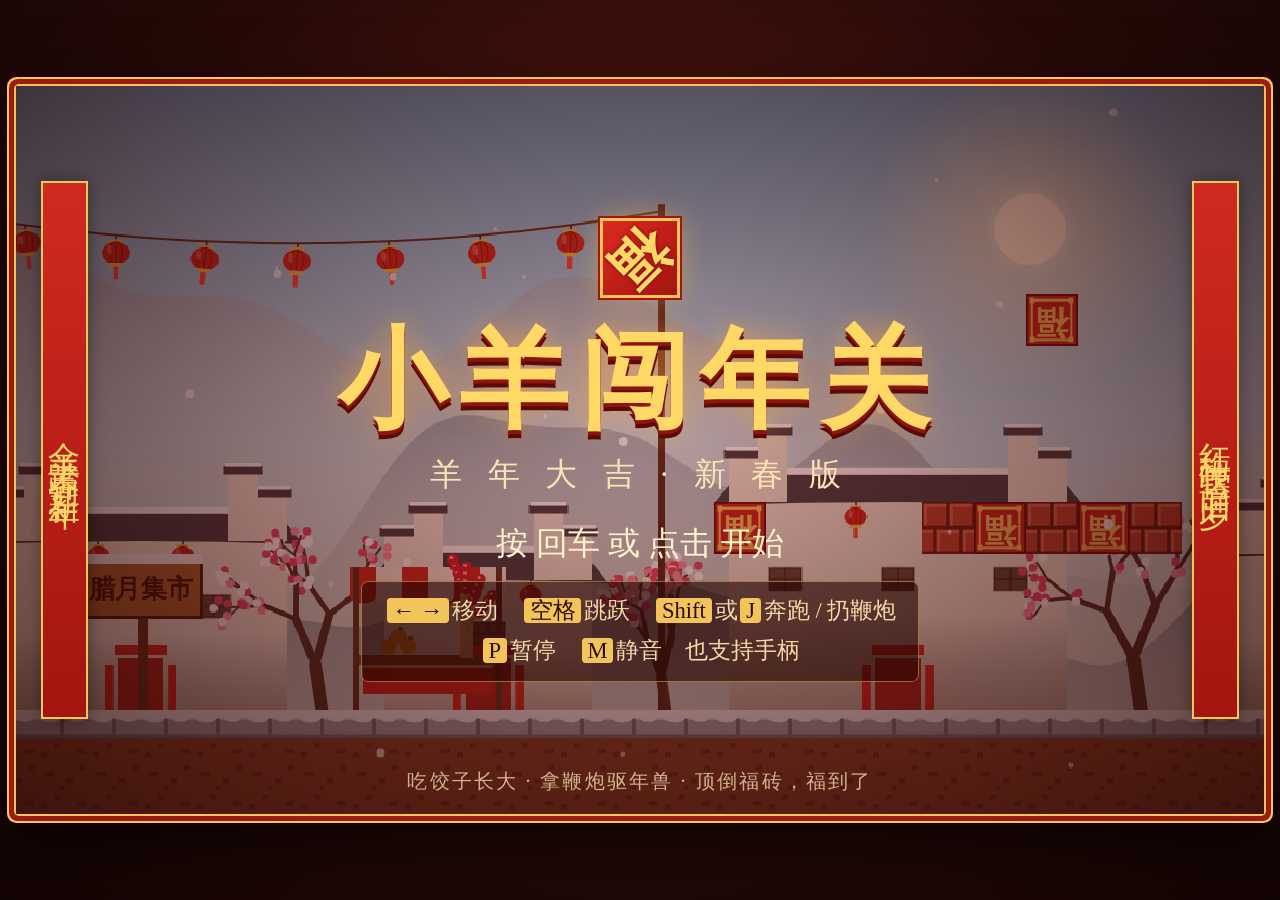
<file: xiaoyang/pc/index.html>
<!doctype html>
<html lang="zh-CN">
<head>
<meta charset="utf-8">
<meta name="viewport" content="width=device-width,initial-scale=1">
<title>小羊闯年关 · 电脑版</title>
<style>
:root{--red:#b3201c;--gold:#f3c45a;--paper:#fbf1dc;--u:6px}
*{box-sizing:border-box}
html,body{margin:0;height:100%;overflow:hidden}
body{display:flex;align-items:center;justify-content:center;background:#1a0705 radial-gradient(ellipse at 50% 35%,#5a1712 0%,#260a07 55%,#120403 100%);font-family:"KaiTi","STKaiti","Kaiti SC","KaiTi_GB2312","楷体","BiauKai","AR PL UKai CN","Noto Serif CJK SC","Songti SC",serif;color:var(--paper);user-select:none;-webkit-user-select:none}
#wrap{position:relative;border-radius:3px;box-shadow:0 0 0 2px #f3c45a,0 0 0 7px #9b1b15,0 0 0 9px #f3c45a,0 24px 80px rgba(0,0,0,.7)}
#c{display:block;width:100%;height:100%;image-rendering:pixelated;border-radius:2px}
.ov{position:absolute;inset:0;display:flex;flex-direction:column;align-items:center;justify-content:center;text-align:center;gap:calc(var(--u)*2)}
.hide{display:none!important}
#title{background:radial-gradient(ellipse at 50% 45%,rgba(150,20,15,.30),rgba(40,4,3,.78));cursor:pointer}
.fu{width:calc(var(--u)*11);height:calc(var(--u)*11);background:linear-gradient(135deg,#dc2a22,#a3150f);border:calc(var(--u)*.5) solid var(--gold);outline:calc(var(--u)*.3) solid #a3150f;display:flex;align-items:center;justify-content:center;box-shadow:0 0 calc(var(--u)*4) rgba(255,190,80,.45);margin-bottom:calc(var(--u)*1.5);animation:sway 3.2s ease-in-out infinite}
.fu b{transform:rotate(135deg);font-size:calc(var(--u)*7.6);color:#ffd866;font-weight:900;line-height:1;text-shadow:0 0 calc(var(--u)*.6) #7a0e0a}
@keyframes sway{0%,100%{transform:rotate(41deg)}50%{transform:rotate(49deg)}}
h1{margin:0;font-size:calc(var(--u)*15);letter-spacing:calc(var(--u)*1.6);color:#ffd866;font-weight:900;line-height:1.05;text-shadow:0 calc(var(--u)*.5) 0 #8e140f,0 calc(var(--u)*1.1) 0 #5a0a07,0 0 calc(var(--u)*4) rgba(255,170,60,.6)}
.sub{font-size:calc(var(--u)*4.4);letter-spacing:calc(var(--u)*1.2);color:#fbe3b5}
.blink{font-size:calc(var(--u)*4.4);color:#fff3cf;animation:bl 1.2s steps(2) infinite;margin-top:calc(var(--u)*1.5)}
@keyframes bl{50%{opacity:.25}}
.keys{font-size:calc(var(--u)*3.1);color:#f6d9a8;background:rgba(40,5,3,.6);border:1px solid rgba(243,196,90,.5);padding:calc(var(--u)*1.2) calc(var(--u)*3);border-radius:calc(var(--u)*1);line-height:1.8}
.keys kbd{font-family:inherit;color:#2a0d08;background:#f3c45a;border-radius:calc(var(--u)*.5);padding:0 calc(var(--u)*.8);margin:0 calc(var(--u)*.4)}
.foot{position:absolute;bottom:calc(var(--u)*2.6);font-size:calc(var(--u)*2.8);color:rgba(251,227,181,.75);letter-spacing:calc(var(--u)*.3)}
.cl{position:absolute;top:13%;bottom:13%;width:calc(var(--u)*6.4);display:flex;align-items:center;justify-content:center;background:linear-gradient(#cf2a21,#a3150f);border:calc(var(--u)*.35) solid var(--gold);writing-mode:vertical-rl;font-size:calc(var(--u)*4.4);color:#ffd866;letter-spacing:calc(var(--u)*1.3);box-shadow:0 0 calc(var(--u)*2) rgba(0,0,0,.4)}
#card{background:#120403}
#card .lv{font-size:calc(var(--u)*5);color:#f3c45a;letter-spacing:calc(var(--u)*1.5)}
#card .nm{font-size:calc(var(--u)*11);color:#fff1d0;letter-spacing:calc(var(--u)*2);text-shadow:0 0 calc(var(--u)*3) rgba(255,120,60,.5)}
#card .lf{font-size:calc(var(--u)*4.2);color:#fbe3b5}
#card .tip{font-size:calc(var(--u)*3.2);color:rgba(251,227,181,.7);margin-top:calc(var(--u)*3)}
#msg{background:rgba(20,4,3,.5)}
#msg .big{font-size:calc(var(--u)*11);color:#ffd866;font-weight:900;text-shadow:0 calc(var(--u)*.6) 0 #8e140f,0 0 calc(var(--u)*4) rgba(255,150,60,.5)}
#msg .small{font-size:calc(var(--u)*4.2);color:#fbe3b5;line-height:1.7;white-space:pre-line}
</style>
</head>
<body>
<div id="wrap">
<canvas id="c"></canvas>
<div id="title" class="ov">
 <div class="cl" style="right:calc(var(--u)*3.5)">红梅映雪辞旧岁</div>
 <div class="cl" style="left:calc(var(--u)*3.5)">金羊踏春迎新年</div>
 <div class="fu"><b>福</b></div>
 <h1>小羊闯年关</h1>
 <div class="sub">羊 年 大 吉 · 新 春 版</div>
 <div class="blink">按 回车 或 点击 开始</div>
 <div class="keys"><kbd>← →</kbd>移动　<kbd>空格</kbd>跳跃　<kbd>Shift</kbd>或<kbd>J</kbd>奔跑 / 扔鞭炮<br><kbd>P</kbd>暂停　<kbd>M</kbd>静音　也支持手柄</div>
 <div class="foot">吃饺子长大 · 拿鞭炮驱年兽 · 顶倒福砖，福到了</div>
</div>
<div id="card" class="ov hide"><canvas id="cardGoat" width="16" height="16" style="width:calc(var(--u)*9);height:calc(var(--u)*9);image-rendering:pixelated"></canvas><div class="lv" id="cardLv">第一关</div><div class="nm" id="cardNm">腊月集市</div><div class="lf" id="cardLf"></div><div class="tip" id="cardTip"></div></div>
<div id="msg" class="ov hide"><div class="big" id="msgBig"></div><div class="small" id="msgSmall"></div></div>
</div>
<script>
'use strict';
// ===== 基础：画布、输入、工具 =====
const W=384,H=224,TS=16,ROWS=14,R=3;
const FONT='"KaiTi","STKaiti","Kaiti SC","KaiTi_GB2312","楷体","BiauKai","AR PL UKai CN","Noto Serif CJK SC","Source Han Serif SC","Songti SC","SimSun",serif';
const $=id=>document.getElementById(id);
const cv=$('c'),ctx=cv.getContext('2d'),wrap=$('wrap');
cv.width=W*R;cv.height=H*R;
function resize(){let s=Math.min((innerWidth-30)/W,(innerHeight-30)/H);if(s>=2)s=Math.floor(s*4)/4;s=Math.max(.5,s);
 wrap.style.width=Math.round(W*s)+'px';wrap.style.height=Math.round(H*s)+'px';wrap.style.setProperty('--u',(H*s/100).toFixed(2)+'px')}
addEventListener('resize',resize);resize();

const KEYMAP={ArrowLeft:'L',KeyA:'L',ArrowRight:'R',KeyD:'R',ArrowUp:'J',KeyW:'J',Space:'J',KeyK:'J',KeyZ:'J',ArrowDown:'D',KeyS:'D',
 ShiftLeft:'F',ShiftRight:'F',KeyJ:'F',KeyX:'F',Enter:'S',NumpadEnter:'S',KeyP:'P',Escape:'P',KeyM:'M'};
const keys={},hits={};
addEventListener('keydown',e=>{const k=KEYMAP[e.code];if(!k)return;e.preventDefault();if(!keys[k])hits[k]=true;keys[k]=true;SND.unlock()});
addEventListener('keyup',e=>{const k=KEYMAP[e.code];if(k){keys[k]=false;e.preventDefault()}});
addEventListener('blur',()=>{for(const k in keys)keys[k]=false});
const hit=k=>{if(hits[k]){hits[k]=false;return true}return false};
const clearHits=()=>{for(const k in hits)hits[k]=false};
let padPrev={};
function pollPad(){const gp=navigator.getGamepads?navigator.getGamepads()[0]:null;if(!gp)return;const b=i=>!!(gp.buttons[i]&&gp.buttons[i].pressed);
 const st={L:gp.axes[0]<-.4||b(14),R:gp.axes[0]>.4||b(15),J:b(0),F:b(2)||b(1),S:b(9),P:b(8)};
 for(const k in st){if(st[k]&&!padPrev[k])hits[k]=true;if(st[k]!==!!padPrev[k])keys[k]=st[k]}padPrev=st}

const clamp=(v,a,b)=>v<a?a:v>b?b:v,rnd=(a,b)=>a+Math.random()*(b-a),irnd=(a,b)=>Math.floor(rnd(a,b+1)),pick=a=>a[Math.floor(Math.random()*a.length)];
function srand(s){return()=>(s=(s*16807)%2147483647)/2147483647}
function mk(w,h){const c=document.createElement('canvas');c.width=w;c.height=h;const g=c.getContext('2d');g.imageSmoothingEnabled=false;return[c,g]}
function mkHi(w,h){const[c,g]=mk(Math.ceil(w*R),Math.ceil(h*R));g.imageSmoothingEnabled=true;g.scale(R,R);c.lw=w;c.lh=h;return[c,g]}
function sprite(rows,pal){const h=rows.length,w=Math.max(...rows.map(r=>r.length));const[c,g]=mk(w,h);
 rows.forEach((r,y)=>{for(let x=0;x<r.length;x++){const col=pal[r[x]];if(col){g.fillStyle=col;g.fillRect(x,y,1,1)}}});return c}
const flipC=new WeakMap();
function flip(c){let f=flipC.get(c);if(!f){const[d,g]=mk(c.width,c.height);g.translate(c.width,0);g.scale(-1,1);g.drawImage(c,0,0);d.lw=c.lw;d.lh=c.lh;f=d;flipC.set(c,f)}return f}
function blit(img,x,y,fx,w,h){ctx.drawImage(fx?flip(img):img,x,y,w||img.lw||img.width,h||img.lh||img.height)}
function ell(g,x,y,rx,ry,col){g.fillStyle=col;g.beginPath();g.ellipse(x,y,rx,ry,0,0,Math.PI*2);g.fill()}
function rect(g,col,x,y,w,h){g.fillStyle=col;g.fillRect(x,y,w,h)}
function txt(s,x,y,size,col,align,stroke){ctx.font=`900 ${size}px ${FONT}`;ctx.textAlign=align||'left';ctx.textBaseline='middle';
 if(stroke!==null){ctx.lineWidth=size*.3;ctx.strokeStyle=stroke||'#3a0806';ctx.lineJoin='round';ctx.strokeText(s,x,y)}ctx.fillStyle=col;ctx.fillText(s,x,y)}
// ===== 像素角色：小羊阿咩、年兽一族、道具 =====
const GP={k:'#2b1a17',w:'#fbf7ef',g:'#d6c8b6',h:'#d9a35f',H:'#8c5a2b',e:'#1b1210',p:'#f29b97',r:'#d6281f',R:'#8e1712',y:'#f6c94c',b:'#4a3530'};
const GPF=Object.assign({},GP,{r:'#f2b630',R:'#b46f12',y:'#d6281f'});
const GOAT_HEAD=[
"................",
"....kk.kk.kk....",
"...kwwkwwkwwkk..",
"..kwwwgwwwwwwk..",
".khhkwwwwwwwwwk.",
"khHhhkwwwwwewwk.",
"khkHhkwwwwwewwkk",
"kHhhkgwwwwwwwppk",
".kkkkgwwwwwwwwk.",
"....kggwwwwwkgk."];
const GOAT_BODY=[
"...krrryyrrrkgk.",
"..krrrryyrrrrk..",
"..kwrrryyrrrwk..",
"...kkRRRRRRkk..."];
const GOAT_LEGS={stand:["....kbbk.kbbk...","....kkkk.kkkk..."],walk1:["...kbbk...kbbk..","...kkkk...kkkk.."],
 walk2:[".....kbbkbbk....",".....kkkkkkk...."],jump:["..kbbk....kbbk..","..kkk......kkk.."]};
function goatSet(pal){const o={s:{},b:{}};for(const f in GOAT_LEGS){const L=GOAT_LEGS[f];
 o.s[f]=sprite([...GOAT_HEAD,...GOAT_BODY,...L],pal);
 o.b[f]=sprite([...GOAT_HEAD,...[0,1,1,1,1,1,1,2,3].map(i=>GOAT_BODY[i]),L[0],L[0],L[0],L[0],L[1]],pal)}return o}

const sym=rows=>rows.map(r=>r+[...r].reverse().join(''));
const NIAN=[
".......y",
"......yY",
"...kkkkk",
"..kmmooo",
".kmooooo",
"kmoWWWoo",
"kmoWeWoo",
"kmoWWWoo",
"kmoooooo",
"kmookkkk",
"kmokwkRR",
"kmookkkk",
".kmooooo",
".kmmmmmm"];
const NFEET=[["..kbbk..","..kkkk.."],["...kbbk.","...kkkk."]];
const SPIKE=["...y..y.","..yY.yY.","..kkkkkk"];
const NP={k:'#2a1512',o:'#e4572e',O:'#b8361d',m:'#f7a83a',y:'#ffe27a',Y:'#e0a530',W:'#ffffff',e:'#1a0f0f',w:'#fffaf0',R:'#7a1010',b:'#3d2420'};
const HP=Object.assign({},NP,{o:'#3f8fd0',m:'#a6dcf7',O:'#255c8f'});
const KP=Object.assign({},NP,{o:'#6a3d9e',m:'#b48be0',O:'#432268',y:'#f4f4ff',Y:'#b9b9d9'});
const BP=Object.assign({},NP,{o:'#a51d18',m:'#f3c45a',O:'#6b0f0c',W:'#ffe680',e:'#c00000',y:'#fff1b0',b:'#2a0f0a'});
function beast(pal,top){const body=top?[...top,...NIAN.slice(3)]:NIAN;return NFEET.map(f=>sprite(sym([...body,...f]),pal))}

const DUMP=[
"......kkkk......",
"....kkwwwwkk....",
"...kwgwgwgwgk...",
"..kwwwwwwwwwwk..",
".kwwwwwwwwwwwwk.",
".kwwwwewwwewwwk.",
".kwwwpwwwwwpwwk.",
".kgwwwwwwwwwwgk.",
"..kggwwwwwwggk..",
"...kkkkkkkkkk..."];
const YB=[
"......kkkk......",
".....kyyyyk.....",
".kk.kyYyyyyk.kk.",
"kyyk.kyyyyk.kyyk",
"kyyykkkkkkkkyyyk",
".kyyyyyyyyyyyyk.",
"..kYyyyyyyyyyYk.",
"...kYYYYYYYYk...",
"....kkkkkkkk...."];

const SPR={};
function buildSprites(){
 SPR.goat={n:goatSet(GP),f:goatSet(GPF)};
 SPR.nian=beast(NP);SPR.hop=beast(HP);SPR.spiky=beast(KP,SPIKE);SPR.boss=beast(BP);
 SPR.dump=sprite(DUMP,{k:'#3a2a20',w:'#fffaf0',g:'#e6dccb',e:'#2a1a17',p:'#f5a0a0'});
 SPR.yb=sprite(YB,{k:'#6b3d0a',y:'#ffd54a',Y:'#d79a1e'});
 // 铜钱
 let[c,g]=mkHi(10,10);ell(g,5,5,5,5,'#7a4c0e');ell(g,5,5,4.3,4.3,'#f1c04a');ell(g,4.3,4.3,2.6,2.6,'#ffe38c');
 g.strokeStyle='#b8862a';g.lineWidth=.5;g.beginPath();g.arc(5,5,3.4,0,7);g.stroke();rect(g,'#7a4c0e',3.5,3.5,3,3);SPR.coin=c;
 // 红包
 [c,g]=mkHi(10,13);rect(g,'#7a0d0a',0,0,10,13);rect(g,'#d6281f',.5,.5,9,12);g.fillStyle='#b31a14';g.beginPath();g.moveTo(.5,.5);g.lineTo(5,5);g.lineTo(9.5,.5);g.fill();
 ell(g,5,5.2,1.8,1.8,'#f6c94c');rect(g,'#f6c94c',2,10,6,.6);SPR.hb=c;
 // 鞭炮道具
 [c,g]=mkHi(16,16);const tube=(x,y,h)=>{rect(g,'#6b0a08',x-.5,y,5,h);rect(g,'#d8261f',x,y,4,h);rect(g,'#ff7a5a',x+.7,y+.5,1,h-1);rect(g,'#f6c94c',x,y+2,4,1);rect(g,'#f6c94c',x,y+h-3,4,1);
  rect(g,'#3a2a20',x+1.6,y-1.4,.8,1.4)};tube(1.5,6,9);tube(10.5,6,9);tube(6,3.5,11.5);
 g.strokeStyle='#3a2a20';g.lineWidth=.7;g.beginPath();g.moveTo(8,2.2);g.quadraticCurveTo(9.5,0,12,1);g.stroke();SPR.crk=c;
 // 福字小旗
 [c,g]=mkHi(18,13);g.fillStyle='#f3c45a';g.beginPath();g.moveTo(18,0);g.lineTo(0,6.5);g.lineTo(18,13);g.fill();
 g.fillStyle='#cf231c';g.beginPath();g.moveTo(17.2,1.2);g.lineTo(2.4,6.5);g.lineTo(17.2,11.8);g.fill();
 g.fillStyle='#ffd866';g.font='900 6.5px '+FONT;g.textAlign='center';g.textBaseline='middle';g.fillText('福',12.4,6.9);SPR.flag=c;
}
// ===== 场景：主题、砖块、远景 =====
const THEMES={
 day:{sky:['#74b9de','#c2e2ef','#fbe7c6'],stone:'#a3acb2',stoneL:'#cfd6da',stoneD:'#6e787f',earth:'#8b4a2c',earth2:'#6a3520',brick:'#b8432e',brickL:'#d8664c',mortar:'#5e1d12',
  wall:'#b02a20',roof:'#e0a72e',roofD:'#9c6a14',snow:'#f7f9fc',wood:'#9b5a2e',cloud:'#fff7e6',cloudD:'#e7c46f',music:'market',snowN:28,
  house:{wall:'#efe8da',wallD:'rgba(120,100,80,.45)',roof:'#3b3f47',win:'#5a463a',snow:'#ffffff',door:'#a8261d',trunk:'#4a3226'}},
 night:{sky:['#060922','#1b1440','#4d1f45'],stone:'#5d6378',stoneL:'#8e96ad',stoneD:'#363a4c',earth:'#3a2632',earth2:'#2a1a24',brick:'#8e2f2a',brickL:'#b54a3e',mortar:'#3e1210',
  wall:'#7e1f1a',roof:'#2f6b8a',roofD:'#1b3f52',snow:'#dfe7f7',wood:'#6e4026',cloud:'#e9e3ff',cloudD:'#a99ad8',music:'night',snowN:18,
  house:{wall:'#2c2446',wallD:'rgba(8,5,20,.7)',roof:'#151026',win:'#ffc35a',snow:'#c9d2ec',door:'#6e1712',trunk:'#1c1424'}},
 boss:{sky:['#170612','#5a1a2a','#c8603c'],stone:'#7a6a6a',stoneL:'#aa9898',stoneD:'#4a3c3c',earth:'#4b2a22',earth2:'#341a14',brick:'#7e2a22',brickL:'#a2463a',mortar:'#3a0f0a',
  wall:'#6e1a14',roof:'#3a3a44',roofD:'#22222a',snow:'#f2f0f4',wood:'#5e3a26',cloud:'#f3e6e6',cloudD:'#c79a9a',music:'night',snowN:110,
  house:{wall:'#3a2230',wallD:'rgba(10,0,5,.6)',roof:'#1a0d14',win:'#ff8a4a',snow:'#e8e0e6',door:'#4a0d0a',trunk:'#1a0a0e'}}};

function makeTiles(th){
 const T={},tile=fn=>{const[c,g]=mkHi(16,16);fn(g);return c};
 T.D=tile(g=>{rect(g,th.earth,0,0,16,16);[[2,3,3],[9,5,2],[5,10,2],[12,12,3],[13,1,2],[1,13,2],[7,7,1]].forEach(([x,y,w])=>rect(g,th.earth2,x,y,w,1.5))});
 T.G=tile(g=>{g.drawImage(T.D,0,0,16,16);rect(g,th.stone,0,1,16,7);rect(g,th.stoneL,0,2,16,1);rect(g,th.stoneD,0,7.5,16,1.2);rect(g,th.stoneD,7,2.5,1,5);
  rect(g,th.snow,0,0,16,2.4);ell(g,4,2.3,3.2,1.5,th.snow);ell(g,12,2.4,2.5,1.2,th.snow)});
 T.B=tile(g=>{rect(g,th.mortar,0,0,16,16);const br=(x,y,w)=>{rect(g,th.brick,x,y,w,6.6);rect(g,th.brickL,x,y,w,1);rect(g,th.brickL,x,y,1,6.6)};
  br(.6,.6,6.8);br(8.6,.6,6.8);br(-4,8.6,7.4);br(4.6,8.6,6.8);br(12.6,8.6,3.4)});
 T.Q=[0,1,2].map(f=>tile(g=>{rect(g,'#5a0a07',0,0,16,16);rect(g,'#c8231e',.6,.6,14.8,14.8);const gold=['#f3c45a','#ffe28a','#e0a83c'][f];
  g.strokeStyle=gold;g.lineWidth=.7;g.strokeRect(1.9,1.9,12.2,12.2);[[1.2,1.2],[13.2,1.2],[1.2,13.2],[13.2,13.2]].forEach(([x,y])=>rect(g,gold,x,y,1.6,1.6));
  g.save();g.translate(8,8.3);g.rotate(Math.PI);g.fillStyle=gold;g.font='900 10px '+FONT;g.textAlign='center';g.textBaseline='middle';g.fillText('福',0,0);g.restore();
  if(f===1){g.fillStyle='rgba(255,255,255,.25)';g.beginPath();g.moveTo(2,10);g.lineTo(10,2);g.lineTo(12,2);g.lineTo(4,10);g.fill()}}));
 T.U=tile(g=>{rect(g,'#3a2210',0,0,16,16);rect(g,'#7a4a2a',.6,.6,14.8,14.8);rect(g,'#93603a',.6,.6,14.8,1);[[2.5,2.5],[12.5,2.5],[2.5,12.5],[12.5,12.5]].forEach(([x,y])=>ell(g,x,y,.9,.9,'#3a2210'))});
 T.S=tile(g=>{rect(g,th.stoneD,0,0,16,16);rect(g,th.stone,.6,.6,14.8,14.8);rect(g,th.stoneL,.6,.6,14.8,1.2);rect(g,th.stoneL,.6,.6,1.2,14.8);
  g.strokeStyle=th.stoneD;g.lineWidth=.8;g.strokeRect(4.5,4.5,7,7);g.strokeRect(6.5,6.5,3,3)});
 T.W=tile(g=>{rect(g,th.wall,0,0,16,16);rect(g,'rgba(255,255,255,.13)',1,0,2,16);rect(g,'rgba(0,0,0,.2)',13,0,3,16);rect(g,'rgba(255,210,120,.35)',0,7,16,.6)});
 T.T=tile(g=>{rect(g,th.wall,0,9,16,7);rect(g,'rgba(0,0,0,.25)',0,9,16,1.5);rect(g,th.roofD,0,3,16,7);for(let i=0;i<4;i++)rect(g,th.roof,i*4+.6,3,2.6,6);
  for(let i=0;i<4;i++){ell(g,i*4+2,10,1.9,1.6,th.roofD);ell(g,i*4+2,9.9,1.1,1,th.roof)}rect(g,th.roofD,0,1.8,16,1.6);rect(g,th.snow,0,.4,16,1.8);ell(g,5,1.5,3,1.3,th.snow)});
 T.L=tile(g=>{rect(g,'#3a2010',0,0,16,8);rect(g,th.wood,0,.6,16,6.6);rect(g,'rgba(255,255,255,.22)',0,.6,16,1);rect(g,'#3a2010',7.6,.6,.8,6.6);ell(g,3,4,.7,.7,'#e0b060');ell(g,12,4,.7,.7,'#e0b060');
  rect(g,th.snow,0,0,16,1)});
 T.C=tile(g=>{ell(g,4,6,5,3.4,th.cloudD);ell(g,12,6,5,3.4,th.cloudD);ell(g,8,4.6,5.6,3.6,th.cloudD);ell(g,4,5,4.3,2.7,th.cloud);ell(g,12,5,4.3,2.7,th.cloud);ell(g,8,3.9,4.9,2.9,th.cloud);
  g.strokeStyle=th.cloudD;g.lineWidth=.7;g.beginPath();g.arc(8,4.6,1.7,Math.PI*.2,Math.PI*1.7);g.stroke()});
 return T}

// ---- 远景绘制 ----
function ridgePath(g,w,base,amp,s,fr){g.beginPath();g.moveTo(0,H);for(let x=0;x<=w;x+=2){const k=Math.PI*2*x/w;
 g.lineTo(x,base-amp*(.55+.45*Math.sin(k*fr[0]+s))-amp*.3*Math.sin(k*fr[1]+s*1.7)-amp*.13*Math.sin(k*fr[2]+s*2.3))}g.lineTo(w,H);g.closePath()}
function mountain(g,w,base,amp,s,fr,c1,c2){ridgePath(g,w,base,amp,s,fr);const gr=g.createLinearGradient(0,base-amp*1.3,0,base+36);gr.addColorStop(0,c1);gr.addColorStop(1,c2);g.fillStyle=gr;g.fill()}
function pagoda(g,x,y,col,s){g.fillStyle=col;let w=22*s,yy=y;for(let i=0;i<6;i++){const bw=w*.6,bh=6*s;g.fillRect(x-bw/2,yy-bh,bw,bh);yy-=bh;
 g.beginPath();g.moveTo(x-w/2-2*s,yy+1.2*s);g.quadraticCurveTo(x-w/2,yy-.8*s,x-w/2+3*s,yy-2*s);g.lineTo(x+w/2-3*s,yy-2*s);g.quadraticCurveTo(x+w/2,yy-.8*s,x+w/2+2*s,yy+1.2*s);g.closePath();g.fill();
 yy-=2*s;w*=.84}g.fillRect(x-.6*s,yy-8*s,1.2*s,8*s)}
function house(g,x,gy,w,h,P,rand){
 rect(g,P.wall,x,gy-h,w,h);const gr=g.createLinearGradient(0,gy-h*.5,0,gy);gr.addColorStop(0,'rgba(0,0,0,0)');gr.addColorStop(1,P.wallD);g.fillStyle=gr;g.fillRect(x,gy-h,w,h);
 g.fillStyle=P.roof;g.beginPath();g.moveTo(x-5,gy-h+3);g.quadraticCurveTo(x+w/2,gy-h+1,x+w+5,gy-h+3);g.lineTo(x+w-3,gy-h-7);g.lineTo(x+3,gy-h-7);g.closePath();g.fill();
 rect(g,P.snow,x+3,gy-h-8.4,w-6,2);
 for(const sd of[0,1])for(let i=0;i<2;i++){const bw=9,bx=sd?x+w-bw*(i+1):x+bw*i,top=gy-h-12-i*7;rect(g,P.wall,bx,top,bw,gy-h-top+2);
  rect(g,P.roof,bx-1.5,top-2,bw+3,2.5);rect(g,P.snow,bx-1,top-3,bw+2,1.2)}
 const nw=Math.max(1,Math.floor(w/34));for(let i=0;i<nw;i++){const wx=x+(i+.5)*w/nw-5,wy=gy-h*.7;rect(g,P.win,wx,wy,10,7);
  g.strokeStyle='rgba(0,0,0,.35)';g.lineWidth=.6;g.strokeRect(wx,wy,10,7);g.beginPath();g.moveTo(wx+5,wy);g.lineTo(wx+5,wy+7);g.moveTo(wx,wy+3.5);g.lineTo(wx+10,wy+3.5);g.stroke()}
 if(w>60){const dx=x+w/2-7;rect(g,P.door,dx,gy-24,14,24);rect(g,'#d6281f',dx-4,gy-22,2.6,18);rect(g,'#d6281f',dx+15.4,gy-22,2.6,18);rect(g,'#d6281f',dx-1,gy-28,16,3);
  drawLantern(g,dx-6,gy-h+2,4.5,0,P.win==='#ffc35a');drawLantern(g,dx+20,gy-h+2,4.5,0,P.win==='#ffc35a')}}
function plum(g,x,gy,s,rand,trunk,cols){g.strokeStyle=trunk;g.lineCap='round';
 const br=(x,y,a,len,w,d)=>{const x2=x+Math.cos(a)*len,y2=y+Math.sin(a)*len;g.lineWidth=w;g.beginPath();g.moveTo(x,y);g.lineTo(x2,y2);g.stroke();
  if(d>0){br(x2,y2,a+rand()*.8-.1,len*.74,w*.66,d-1);br(x2,y2,a-rand()*.8-.1,len*.7,w*.62,d-1)}
  if(d<3&&cols)for(let k=0;k<3;k++)ell(g,x2+rand()*5-2.5,y2+rand()*5-2.5,1.3,1.3,cols[Math.floor(rand()*cols.length)]);g.strokeStyle=trunk};
 br(x,gy,-Math.PI/2+rand()*.3-.15,20*s,3.6*s,4)}

function makeBG(name){const th=THEMES[name],P=th.house,BW=640,rand=srand(name.length*977+13);
 const[far,f]=mkHi(BW,H),[mid,m]=mkHi(BW,H);const both=(fn,x)=>{fn(x);fn(x-BW);fn(x+BW)};
 if(name==='day'){
  mountain(f,BW,120,60,1,[1,3,7],'rgba(150,175,190,.75)','rgba(253,240,213,0)');both(x=>pagoda(f,x,96,'rgba(110,130,145,.8)',1),470);
  mountain(f,BW,150,45,4,[2,5,9],'rgba(120,150,165,.85)','rgba(240,235,220,.2)');mountain(f,BW,178,30,2.2,[3,4,11],'rgba(95,125,140,.9)','rgba(230,230,220,.6)');
  [[10,90,62],[130,64,50],[236,104,74],[392,78,58],[512,96,66]].forEach(([x,w,h])=>both(xx=>house(m,xx,200,w,h,P,rand),x));
  [[112,1.1],[218,.9],[364,1.2],[488,.95],[620,1]].forEach(([x,s])=>both(xx=>plum(m,xx,200,s,srand(x+7),P.trunk,['#e8476a','#ff8fa8','#ffffff']),x));
 }else if(name==='night'){
  for(let i=0;i<26;i++){const x=i*BW/26+rand()*8,w=18+rand()*22,h=30+rand()*60,c=`rgb(${24+rand()*8|0},${18+rand()*6|0},${52+rand()*10|0})`;
   both(xx=>{rect(f,c,xx,190-h,w,h+40);f.fillStyle=c;f.beginPath();f.moveTo(xx-4,190-h);f.quadraticCurveTo(xx+w/2,190-h-9,xx+w+4,190-h);f.fill();
    for(let k=0;k<6;k++)if(rand()<.5)rect(f,'rgba(255,200,110,.75)',xx+3+rand()*(w-6),194-h+rand()*h*.8,1.6,2)},x)}
  both(x=>pagoda(f,x,150,'#140f2c',1.3),300);
  [[0,96,64],[120,70,52],[220,110,78],[372,80,58],[488,100,70],[600,30,40]].forEach(([x,w,h])=>both(xx=>house(m,xx,200,w,h,P,rand),x));
  [[106,1],[350,1.1],[466,.9]].forEach(([x,s])=>both(xx=>plum(m,xx,200,s,srand(x+3),P.trunk,['#c23a5a','#e87a9a']),x));
 }else{
  mountain(f,BW,110,70,2,[2,5,11],'#4a1a2c','rgba(200,96,60,.2)');mountain(f,BW,150,55,5,[3,7,13],'#2e0f1c','#3a1420');
  mountain(m,BW,200,26,1,[4,9,15],'#1e0a12','#12050a');
  [[40,1.3],[170,1],[300,1.4],[430,1.1],[560,1.2]].forEach(([x,s])=>both(xx=>plum(m,xx,196,s,srand(x+11),'#12060a',null),x));
  [[90],[250],[380],[520]].forEach(([x])=>both(xx=>{rect(m,'#2a1018',xx,140,2,60);m.fillStyle='#8e1712';m.beginPath();m.moveTo(xx+2,142);m.lineTo(xx+16,146);m.lineTo(xx+2,152);m.fill()},x));
 }
 rect(m,'rgba(0,0,0,0)',0,0,1,1);const gr=m.createLinearGradient(0,196,0,H);gr.addColorStop(0,'rgba(20,6,6,0)');gr.addColorStop(.3,'rgba(20,6,6,.95)');gr.addColorStop(1,'#0c0303');m.fillStyle=gr;m.fillRect(0,196,BW,H-196);
 const sky=ctx.createLinearGradient(0,0,0,H);th.sky.forEach((c,i)=>sky.addColorStop(i/(th.sky.length-1),c));
 return{far,mid,sky,stars:Array.from({length:70},()=>({x:rand()*W,y:rand()*130,p:rand()*6,s:rand()<.15?1.4:.8}))}}
// ===== 装饰：灯笼、门楼、集市摊、烟花、雪 =====
function drawLantern(g,x,y,s,a,glow){g.save();g.translate(x,y);g.rotate(a||0);
 if(glow){const gr=g.createRadialGradient(0,s,0,0,s,s*2.8);gr.addColorStop(0,'rgba(255,120,60,.5)');gr.addColorStop(1,'rgba(255,80,40,0)');g.fillStyle=gr;g.fillRect(-s*3,-s*2,s*6,s*6)}
 rect(g,'#3a1a10',-.25,0,.5,s*.28);rect(g,'#f3c45a',-s*.38,s*.22,s*.76,s*.24);
 ell(g,0,s,s*.78,s*.64,'#d6281f');g.strokeStyle='rgba(110,8,6,.55)';g.lineWidth=Math.max(.3,s*.07);
 g.beginPath();g.ellipse(0,s,s*.38,s*.64,0,0,Math.PI*2);g.moveTo(0,s*.36);g.lineTo(0,s*1.64);g.stroke();
 ell(g,-s*.34,s*.82,s*.14,s*.28,'rgba(255,190,150,.4)');rect(g,'#f3c45a',-s*.38,s*1.54,s*.76,s*.22);rect(g,'#ff4a36',-s*.13,s*1.76,s*.26,s*.7);
 g.restore()}

function drawDecor(d,t,th,night){const gy=192,x=d.x*TS;
 if(d.k==='lan'){const x1=d.x1*TS,y=d.y*TS,sag=10;rect(ctx,'#4a2a1a',x-1,y-2,2,gy-y+2);rect(ctx,'#4a2a1a',x1-1,y-2,2,gy-y+2);
  ctx.strokeStyle='#5a3020';ctx.lineWidth=.7;ctx.beginPath();ctx.moveTo(x,y);ctx.quadraticCurveTo((x+x1)/2,y+sag*2,x1,y);ctx.stroke();
  const n=Math.max(1,Math.floor((x1-x)/26));for(let i=1;i<n;i++){const u=i/n,px=x+(x1-x)*u,py=y+sag*2*2*u*(1-u);drawLantern(ctx,px,py,5.5,Math.sin(t*.04+i*1.3)*.12,night)}}
 else if(d.k==='sign'){rect(ctx,'#5a3420',x+15,gy-30,3,30);rect(ctx,'#3a2010',x-2,gy-46,37,18);rect(ctx,'#a8682e',x-1,gy-45,35,16);rect(ctx,'#f7f9fc',x-2,gy-48,37,3);
  txt(d.t,x+15.5,gy-36.6,8,'#3a1408','center',null)}
 else if(d.k==='stall'){for(let i=0;i<6;i++)rect(ctx,i%2?'#fbeedd':'#cf2a21',x+i*8,gy-44,8,9);for(let i=0;i<6;i++)ell(ctx,x+i*8+4,gy-35,4,2.2,i%2?'#fbeedd':'#cf2a21');
  rect(ctx,'#5a3420',x+1,gy-44,2,44);rect(ctx,'#5a3420',x+45,gy-44,2,44);rect(ctx,'#7a4a26',x+3,gy-17,42,3);rect(ctx,'#c8231e',x+4,gy-14,40,9);rect(ctx,'#f3c45a',x+4,gy-14,40,1);
  [[12,'#f39a1e'],[18,'#f6a52a'],[15,'#f39a1e']].forEach(([ox,c],i)=>{ell(ctx,x+ox,gy-19.5-(i==2?3:0),2.6,2.4,c);rect(ctx,'#3f8a3a',x+ox,gy-22.6-(i==2?3:0),1.4,1)});
  rect(ctx,'#d8b878',x+34,gy-36,4,20);for(let k=0;k<4;k++){const a=-1.9+k*.33,sx=x+36,sy=gy-34+k*3;ctx.strokeStyle='#c8a060';ctx.lineWidth=.6;ctx.beginPath();ctx.moveTo(sx,sy);
   const ex=sx+Math.cos(a)*14,ey=sy+Math.sin(a)*14;ctx.lineTo(ex,ey);ctx.stroke();for(let b=0;b<4;b++){const u=.45+b*.16;ell(ctx,sx+(ex-sx)*u,sy+(ey-sy)*u,1.7,1.7,'#d81e28');ell(ctx,sx+(ex-sx)*u-.5,sy+(ey-sy)*u-.5,.5,.5,'#ffb0a0')}}}
 else if(d.k==='gate'){const w=80;rect(ctx,'#e9e1d2',x,gy-64,w,64);rect(ctx,'rgba(80,60,40,.25)',x,gy-14,w,14);
  ctx.fillStyle='#34383f';ctx.beginPath();ctx.moveTo(x-12,gy-62);ctx.quadraticCurveTo(x-10,gy-66,x-15,gy-70);ctx.lineTo(x-2,gy-76);ctx.lineTo(x+w+2,gy-76);ctx.lineTo(x+w+15,gy-70);ctx.quadraticCurveTo(x+w+10,gy-66,x+w+12,gy-62);ctx.closePath();ctx.fill();
  rect(ctx,'#24272d',x-3,gy-80,w+6,4.5);rect(ctx,th.snow,x-3,gy-81.5,w+6,2);rect(ctx,'#f7f9fc',x-12,gy-77,w+24,1.6);
  rect(ctx,'#3a1a10',x+22,gy-46,36,46);rect(ctx,'#b3201c',x+24,gy-44,15.5,44);rect(ctx,'#b3201c',x+40.5,gy-44,15.5,44);
  for(let i=0;i<4;i++)for(let j=0;j<3;j++){ell(ctx,x+27+j*4.5,gy-38+i*7,.75,.75,'#f3c45a');ell(ctx,x+43.5+j*4.5,gy-38+i*7,.75,.75,'#f3c45a')}
  for(const fx of[x+31.7,x+48.2]){ctx.save();ctx.translate(fx,gy-12);ctx.rotate(Math.PI/4);rect(ctx,'#e8392b',-4,-4,8,8);ctx.restore();ctx.save();ctx.translate(fx,gy-11.6);ctx.rotate(Math.PI);txt('福',0,0,6.5,'#ffd866','center',null);ctx.restore()}
  rect(ctx,'#cf231c',x+9,gy-52,9,50);rect(ctx,'#cf231c',x+62,gy-52,9,50);rect(ctx,'#cf231c',x+24,gy-58,32,9);
  [...'桃符万户更新'].forEach((c,i)=>txt(c,x+13.5,gy-46+i*8,6.6,'#1a0a06','center',null));[...'爆竹一声除旧'].forEach((c,i)=>txt(c,x+66.5,gy-46+i*8,6.6,'#1a0a06','center',null));
  txt('吉星高照',x+40,gy-53.3,6.4,'#1a0a06','center',null);drawLantern(ctx,x+8,gy-62,5,Math.sin(t*.05)*.1,night);drawLantern(ctx,x+72,gy-62,5,Math.sin(t*.05+1)*.1,night)}}

// ---- 天空 & 特效 ----
const FX={fw:[],sp:[],snow:[]};
const FWC=['#ff5a4a','#ffd166','#7ae582','#6ec6ff','#ff8fd8','#ffffff','#ffb347'];
function fwLaunch(x,y,quiet){FX.fw.push({x:x??rnd(30,W-30),y:H,ty:y??rnd(26,96),vy:-rnd(3.3,4.3),c:pick(FWC),q:quiet})}
function fwUpdate(){for(const f of FX.fw){f.y+=f.vy;f.vy*=.986;if(Math.random()<.7)FX.sp.push({x:f.x+rnd(-.4,.4),y:f.y+2,vx:0,vy:.25,l:14,m:14,c:'#ffd9a0',s:.8});
  if(f.y<=f.ty||f.vy>-1){f.dead=1;fwBurst(f.x,f.y,f.c,f.q)}}FX.fw=FX.fw.filter(f=>!f.dead);
 for(const s of FX.sp){s.x+=s.vx;s.y+=s.vy;s.vy+=s.g||0;s.vx*=.984;s.vy*=.984;s.l--}FX.sp=FX.sp.filter(s=>s.l>0)}
function fwBurst(x,y,c,quiet){const n=irnd(38,58),c2=pick(FWC),sp=rnd(1.2,2.1);for(let i=0;i<n;i++){const a=i/n*Math.PI*2+rnd(0,.1),v=sp*(.55+Math.random()*.45);
 FX.sp.push({x,y,vx:Math.cos(a)*v,vy:Math.sin(a)*v,g:.026,l:irnd(46,84),m:84,c:Math.random()<.7?c:c2,s:1.3})}SND.sfx(quiet?'boomq':'boom')}
function fwDraw(){ctx.save();ctx.globalCompositeOperation='lighter';for(const s of FX.sp){ctx.globalAlpha=Math.min(1,s.l/s.m*1.7);ctx.fillStyle=s.c;ctx.fillRect(s.x-s.s/2,s.y-s.s/2,s.s,s.s)}ctx.restore()}
function snowInit(n){FX.snow=[];for(let i=0;i<n;i++)FX.snow.push({x:rnd(0,W),y:rnd(0,H),r:rnd(.5,1.6),v:rnd(.25,.75),p:rnd(0,6)})}
function snowDraw(t){ctx.fillStyle='#ffffff';for(const s of FX.snow){s.y+=s.v;s.x+=Math.sin(t*.02+s.p)*.3-.12;if(s.y>H){s.y=-2;s.x=rnd(0,W)}if(s.x<0)s.x+=W;
 ctx.globalAlpha=.45+s.r*.3;ctx.beginPath();ctx.arc(s.x,s.y,s.r,0,7);ctx.fill()}ctx.globalAlpha=1}
function drawSky(name,bg,t,camx){ctx.fillStyle=bg.sky;ctx.fillRect(0,0,W,H);
 if(name==='day'){const g=ctx.createRadialGradient(312,44,4,312,44,50);g.addColorStop(0,'rgba(255,250,225,.95)');g.addColorStop(.25,'rgba(255,236,190,.5)');g.addColorStop(1,'rgba(255,230,180,0)');
  ctx.fillStyle=g;ctx.fillRect(250,0,134,110);ell(ctx,312,44,11,11,'#fff8e2')}
 else if(name==='night'){for(const s of bg.stars){const x=((s.x-camx*.03)%W+W)%W;ctx.globalAlpha=.4+.6*Math.abs(Math.sin(t*.03+s.p));rect(ctx,'#fff',x,s.y,s.s,s.s)}ctx.globalAlpha=1}
 else{const g=ctx.createRadialGradient(250,128,6,250,128,70);g.addColorStop(0,'rgba(255,140,90,.9)');g.addColorStop(.3,'rgba(240,90,60,.35)');g.addColorStop(1,'rgba(200,60,40,0)');ctx.fillStyle=g;ctx.fillRect(170,50,160,150);ell(ctx,250,128,20,20,'#f0a070')}}
function drawLayer(img,off){const w=img.lw,x=-(((off%w)+w)%w);ctx.drawImage(img,x,0,w,H);ctx.drawImage(img,x+w,0,w,H)}
// ===== 民乐合成：笛子、琵琶、古筝、锣鼓（全部实时合成，无需联网） =====
const Z4=`6,_3_6_1'_3'_1'_6_3_|5,_2_5_6_2'_6_5_2_|1_5_1'_2'_3'_2'_1'_5_|3,_6,_3_5_6_5_3_6,_`;
const TITLE_MEL=`1 2 3 5|6 5 3-|5 6 1' 2'|1'---|6 1' 5 6|3 5 2-|3 5 2 3|1---`;
const MARKET_PIPA=`1 5 3 5|6, 3 1 3|2 5 1 5|5, 2 5 2|1 5 3 5|6, 3 1 3|2 5 6, 5|3 5 1' 5|6, 3 1 3|1 5 3 5|2 5 6, 5|5, 2 5 2|1 5 3 5|6, 3 1 3|2 5 5, 2|1 5 1 0`;
const SONGS={
 title:{bpm:84,key:74,loop:true,tracks:[{i:'dizi',v:.9,n:TITLE_MEL},{i:'zheng',o:-1,v:.3,n:Z4},{i:'drum',v:.7,n:'G.......|........|w...w...|........|g.......|........|w...w...|c.......'}]},
 market:{bpm:126,key:74,loop:true,tracks:[
  {i:'dizi',v:1,n:`5_6_ 1' 6 5|3_5_ 6_5_ 3 2|1_2_ 3_5_ 2_3_ 1_6,_|5,---|5_6_ 1' 6 5|3_5_ 6_1'_ 5 3|2_3_ 5_6_ 3_2_ 1_2_|3---|6 1' 5 6|3_5_ 6_5_ 3 0|2_3_ 5 6_5_ 3_2_|1_2_ 3_5_ 2-|5_3_ 5_6_ 1' 6_5_|3_2_ 3_5_ 2_1_ 6,_1_|2 3_5_ 2_3_ 1_6,_|1---`},
  {i:'pipa',o:-1,v:.42,n:MARKET_PIPA},{i:'drum',v:.8,n:'D.w.g.w.|D.wbg.w.|D.w.gcw.|DbDbG.c.'}]},
 night:{bpm:76,key:74,loop:true,tracks:[
  {i:'dizi',v:.85,n:`3 5 6 1'|6 5 3-|2_3_ 5 3 2|1 2 6,-|6, 1 2 3|5_6_ 5 3 2|1 2 3 5|6---|1' 6 5 6|3 5 2-|3 2 1 2|3---|5 3 2 1|6, 1 2-|3_5_ 3 2 1|6,---`},
  {i:'zheng',o:-1,v:.3,n:Z4},{i:'drum',v:.5,n:'D.......|....w...|D.......|w.w.c...'}]},
 boss:{bpm:152,key:74,loop:true,tracks:[
  {i:'dizi',v:1,n:`6_6_ 1' 6_5_ 3|5_6_ 3_2_ 1 2|3_3_ 5 3_2_ 1|6,_1_ 2_3_ 6,-|6_6_ 1' 2'_1'_ 6|5_6_ 1'_6_ 5 3|2_3_ 5_3_ 2_1_ 6,_1_|6,---`},
  {i:'pipa',o:-1,v:.45,n:`6,_6,_6,_6,_ 3 6,|5,_5,_5,_5,_ 2 5,|3,_3,_3,_3,_ 6, 3,|6,_6,_6,_6,_ 6, 6,`},{i:'drum',v:.9,n:'DbDbgbDb|DbDbGbcb'}]},
 clear:{bpm:132,key:74,loop:false,tracks:[{i:'dizi',v:1,n:`5_6_1'_2'_ 3' 2'_3'_|5'---`},{i:'zheng',o:-1,v:.4,n:`1_3_5_1'_ 3'_5_1'_3'_|5'---`},{i:'drum',v:1,n:'D.D.DbDb|G.......'}]},
 die:{bpm:100,key:74,loop:false,tracks:[{i:'pipa',v:.6,n:`3' 2' 1' 6|5 3 2_1_ 6,|5,---`},{i:'drum',v:.8,n:'........|........|G.......'}]},
 over:{bpm:70,key:74,loop:false,tracks:[{i:'dizi',v:.8,n:`6 5 3 2|1 2 6,-|6,---`},{i:'drum',v:.7,n:'G.......|........|G.......'}]},
 win:{bpm:120,key:74,loop:true,tracks:[{i:'dizi',v:1,n:TITLE_MEL},{i:'pipa',o:-1,v:.4,n:MARKET_PIPA.split('|').slice(0,8).join('|')},{i:'drum',v:.9,n:'D.w.g.w.|D.wbg.w.|D.w.gcw.|DbDbG.c.'}]}};

const SND=(()=>{let ac=null,out,mus,sfx,revIn,noise,dwave,muted=false,pending=null,song=null,cur=null,step=0,nextT=0,lastBoom=0;const ks=new Map();
 const mtof=m=>440*Math.pow(2,(m-69)/12);
 function unlock(){if(!ac){try{ac=new(window.AudioContext||window.webkitAudioContext)()}catch(e){return}build()}if(ac.state==='suspended')ac.resume();if(pending){const p=pending;pending=null;play(p)}}
 function build(){const comp=ac.createDynamicsCompressor();comp.threshold.value=-16;comp.knee.value=12;comp.ratio.value=3.5;comp.attack.value=.004;comp.release.value=.2;
  out=ac.createGain();out.gain.value=muted?0:.9;comp.connect(out);out.connect(ac.destination);mus=ac.createGain();mus.gain.value=.5;mus.connect(comp);sfx=ac.createGain();sfx.gain.value=.6;sfx.connect(comp);
  const rev=ac.createConvolver(),len=ac.sampleRate*2.4|0,ib=ac.createBuffer(2,len,ac.sampleRate);for(let c=0;c<2;c++){const d=ib.getChannelData(c);for(let i=0;i<len;i++)d[i]=(Math.random()*2-1)*Math.pow(1-i/len,2.8)}
  rev.buffer=ib;revIn=ac.createGain();revIn.gain.value=.32;revIn.connect(rev);rev.connect(comp);
  noise=ac.createBuffer(1,ac.sampleRate,ac.sampleRate);const nd=noise.getChannelData(0);for(let i=0;i<nd.length;i++)nd[i]=Math.random()*2-1;
  dwave=ac.createPeriodicWave(new Float32Array(8),new Float32Array([0,1,.45,.22,.1,.06,.03,.02]));setInterval(tick,25)}
 function nz(t,type,f,q,vol,dest,dec){const s=ac.createBufferSource();s.buffer=noise;s.loop=true;const fl=ac.createBiquadFilter();fl.type=type;fl.frequency.value=f;fl.Q.value=q;const g=ac.createGain();
  g.gain.setValueAtTime(vol,t);g.gain.exponentialRampToValueAtTime(.0008,t+dec);s.connect(fl);fl.connect(g);g.connect(dest);s.start(t,Math.random()*.5);s.stop(t+dec+.05);return g}
 function tone(t,type,f0,f1,gl,vol,dec,dest,att){const o=ac.createOscillator();o.type=type;o.frequency.setValueAtTime(f0,t);if(f1&&f1!==f0)o.frequency.exponentialRampToValueAtTime(f1,t+gl);
  const g=ac.createGain();g.gain.setValueAtTime(.0001,t);g.gain.exponentialRampToValueAtTime(vol,t+(att||.003));g.gain.exponentialRampToValueAtTime(.0008,t+dec);o.connect(g);g.connect(dest);o.start(t);o.stop(t+dec+.05);return g}
 function dizi(t,m,d,v){const f=mtof(m),o=ac.createOscillator();o.setPeriodicWave(dwave);o.frequency.setValueAtTime(f*(d>.25?.944:.97),t);o.frequency.exponentialRampToValueAtTime(f,t+.045);
  const lfo=ac.createOscillator();lfo.frequency.value=5.4;const lg=ac.createGain();lg.gain.setValueAtTime(0,t);lg.gain.linearRampToValueAtTime(f*(d>.3?.013:.004),t+Math.min(.3,d*.7));lfo.connect(lg);lg.connect(o.frequency);
  const g=ac.createGain();g.gain.setValueAtTime(.0001,t);g.gain.linearRampToValueAtTime(v,t+.025);g.gain.linearRampToValueAtTime(v*.8,t+Math.max(.03,d));g.gain.linearRampToValueAtTime(.0001,t+d+.07);
  o.connect(g);g.connect(mus);g.connect(revIn);nz(t,'bandpass',f*1.3,1.4,v*.07,mus,Math.max(.08,d*.8));o.start(t);lfo.start(t);o.stop(t+d+.1);lfo.stop(t+d+.1)}
 function ksBuf(f,dur,bright){const sr=ac.sampleRate,N=Math.max(2,Math.round(sr/f)),key=N+'|'+dur;let b=ks.get(key);if(b)return b;const len=sr*dur|0;b=ac.createBuffer(1,len,sr);
  const d=b.getChannelData(0),ring=new Float32Array(N);let last=0;for(let i=0;i<N;i++){last+=bright*((Math.random()*2-1)-last);ring[i]=last*1.6}
  const loss=Math.pow(.001,1/((sr/N)*dur));let p=0;for(let i=0;i<len;i++){const a=ring[p],c=ring[(p+1)%N];d[i]=a;ring[p]=(a+c)*.5*loss;p=(p+1)%N}
  for(let i=0;i<400;i++)d[len-1-i]*=i/400;ks.set(key,b);return b}
 function pluck(t,m,v,kind,dest){const f=mtof(m),zh=kind==='zheng',sr=ac.sampleRate,N=Math.max(2,Math.round(sr/f)),b=ksBuf(f,zh?2.2:1.1,zh?.5:.85);
  const s=ac.createBufferSource();s.buffer=b;s.playbackRate.value=f/(sr/N);const g=ac.createGain();g.gain.value=v;s.connect(g);g.connect(dest||mus);
  const r=ac.createGain();r.gain.value=zh?1:.4;g.connect(r);r.connect(revIn);s.start(t)}
 function drum(t,c,v,dest){const D=dest||mus;
  if(c==='D'){tone(t,'sine',140,50,.2,.9*v,.5,D);nz(t,'lowpass',900,.7,.35*v,D,.06)}
  else if(c==='b'){nz(t,'bandpass',3200,2.5,.55*v,D,.05);tone(t,'triangle',1100,900,.03,.16*v,.05,D)}
  else if(c==='w'){tone(t,'sine',1250,1150,.02,.32*v,.08,D);tone(t,'sine',2500,2300,.02,.07*v,.04,D)}
  else if(c==='g'){[1,1.52,2.17].forEach((k,i)=>tone(t,'sine',560*k,700*k,.22,[.22,.08,.05][i]*v,.9,D).connect(revIn))}
  else if(c==='G'){[1,1.37,1.73,2.31,2.9].forEach((k,i)=>tone(t,'sine',150*k,140*k,1.6,[.32,.17,.12,.08,.05][i]*v,2.4,D,.01).connect(revIn));nz(t,'bandpass',800,.8,.12*v,D,.5)}
  else if(c==='c'){nz(t,'highpass',5200,.7,.28*v,D,.42);nz(t,'bandpass',8000,1.5,.12*v,D,.25)}}
 function parse(str,key){const ev=[];let pos=0;const re=/([0-7])([',]*)(_?)(-*)/g;let m;while((m=re.exec(str))){let u=m[3]?1:2;u+=m[4].length*2;
  if(m[1]!=='0'){let o=0;for(const c of m[2])o+=c==="'"?1:-1;ev.push({at:pos,m:key+[0,2,4,5,7,9,11][+m[1]-1]+12*o,u})}pos+=u}return{ev,len:pos}}
 function prep(s){if(s.tr)return;s.len=0;s.tr=s.tracks.map(tr=>{if(tr.i==='drum'){const d=tr.n.replace(/[|\s]/g,'');s.len=Math.max(s.len,d.length);return Object.assign({},tr,{d,len:d.length})}
  const p=parse(tr.n,s.key+12*(tr.o||0)),map={};p.ev.forEach(e=>(map[e.at]=map[e.at]||[]).push(e));s.len=Math.max(s.len,p.len);return Object.assign({},tr,{map,len:p.len})})}
 function play(name){if(!ac){pending=name;return}if(cur===name&&song)return;song=SONGS[name];cur=name;prep(song);step=0;nextT=ac.currentTime+.06}
 function stop(){song=null;cur=null;pending=null}
 function tick(){if(!song||ac.state!=='running')return;const spu=60/song.bpm/4;
  while(song&&nextT<ac.currentTime+.15){for(const tr of song.tr){if(!song.loop&&step>=tr.len)continue;const k=step%tr.len,v=tr.v||.5;
    if(tr.i==='drum'){const c=tr.d[k];if(c!=='.')drum(nextT,c,v)}
    else{const evs=tr.map[k];if(evs)for(const e of evs){const dur=e.u*spu;if(tr.i==='dizi')dizi(nextT,e.m,dur*.95,v*.3);
     else{pluck(nextT,e.m,v,tr.i);if(tr.i==='pipa'&&e.u>=4)for(let r=1;r<e.u*2;r++)pluck(nextT+r*spu/2,e.m,v*.5,'pipa')}}}}
   nextT+=spu;step++;if(step>=song.len){if(song.loop)step=0;else{song=null;cur=null}}}}
 function sfxPlay(n){if(!ac||ac.state!=='running')return;const t=ac.currentTime+.005,S=sfx;
  switch(n){
   case'jump':tone(t,'triangle',300,640,.11,.24,.17,S);tone(t,'sine',1250,1150,.02,.08,.05,S);break;
   case'coin':[1975,2637].forEach((f,i)=>{tone(t+i*.07,'sine',f,f,0,.2,.5,S);tone(t+i*.07,'sine',f*2.76,f*2.76,0,.04,.25,S)});break;
   case'stomp':tone(t,'sine',190,60,.12,.6,.2,S);nz(t,'lowpass',1200,.7,.3,S,.06);drum(t,'b',.6,S);break;
   case'bump':tone(t,'sine',230,140,.06,.5,.12,S);drum(t,'w',.6,S);break;
   case'break':nz(t,'bandpass',1400,.8,.55,S,.22);tone(t,'sine',160,60,.15,.5,.25,S);break;
   case'appear':[0,2,4,7,9,12,14].forEach((s,i)=>pluck(t+i*.04,74+s,.35,'zheng',S));break;
   case'power':[0,2,4,7,9,12,14,16,19,21,24].forEach((s,i)=>pluck(t+i*.035,62+s,.35,'zheng',S));drum(t,'g',.8,S);break;
   case'throw':nz(t,'highpass',3000,.7,.22,S,.09);tone(t,'square',900,1500,.06,.04,.07,S);break;
   case'pop':nz(t,'highpass',1500,.7,.8,S,.05);nz(t+.01,'bandpass',600,1,.35,S,.12);tone(t,'sine',120,50,.08,.5,.12,S);break;
   case'crackle':for(let i=0;i<16;i++){const tt=t+i*.05+Math.random()*.03;nz(tt,'highpass',1800,.7,.45+Math.random()*.3,S,.035);if(i%4==0)tone(tt,'sine',110,50,.06,.3,.08,S)}break;
   case'hurt':[7,4,2,0,-3].forEach((s,i)=>pluck(t+i*.06,74+s,.4,'pipa',S));break;
   case'1up':[1568,1976,2349,3136].forEach((f,i)=>tone(t+i*.09,'sine',f,f,0,.18,.45,S));break;
   case'pole':[24,21,19,16,14,12,9,7,4,2,0].forEach((s,i)=>pluck(t+i*.05,62+s,.32,'zheng',S));break;
   case'gong':drum(t,'G',1.1,S);break;
   case'roar':tone(t,'sawtooth',90,45,.9,.25,1,S);nz(t,'lowpass',500,1,.4,S,.9);drum(t,'G',1,S);break;
   case'boom':if(t-lastBoom<.12)return;lastBoom=t;nz(t,'lowpass',380,.8,.4,S,.5);nz(t+.05,'highpass',3000,.7,.12,S,.3);break;
   case'boomq':if(t-lastBoom<.3)return;lastBoom=t;nz(t,'lowpass',300,.8,.12,S,.6);break;
   case'tick':tone(t,'sine',2093,2093,0,.07,.05,S);break;
   case'pause':drum(t,'w',1,S);break;
   case'hurry':[0,0,7].forEach((s,i)=>drum(t+i*.18,'b',1,S));break;
  }}
 return{unlock,play,stop,sfx:sfxPlay,toggle(){muted=!muted;if(out)out.gain.value=muted?0:.9;return muted},get muted(){return muted},
  pause(b){if(ac){b?ac.suspend():ac.resume()}}}})();
// ===== 关卡 =====
// 道具代码：c=红包铜钱 m=饺子/鞭炮 1=金元宝(加命) C=连续铜钱
const LEVELS=[
{no:'第一关',name:'腊月集市',theme:'day',w:210,check:96,time:360,tip:'顶一顶倒福砖：福到了！',build(b){
 b.ground(0,68);b.deco('sign',4,0,{t:'腊月集市'});b.deco('lan',1,2.4,{x1:15});b.deco('stall',9,0);
 b.q(16,8);b.bricks(20,8,5);b.q(21,8,'m');b.q(23,8);b.q(22,4);b.e('nian',24);
 b.pillar(28,2);b.pillar(38,3);b.e('nian',42);b.pillar(46,4);b.e('nian',51);b.e('nian',53);b.pillar(57,4);
 b.deco('lan',30,2.6,{x1:45});b.deco('stall',61,0);b.q(65,8);
 b.coins(68,8,3);b.ground(71,86);b.bricks(77,8,3);b.q(78,8,'m');b.bricks(80,4,8);b.e('nian',82,3);b.e('nian',85,3);
 b.coins(87,8,3);b.ground(90,147);b.bricks(91,4,3);b.q(94,4);b.bricks(94,8,1,'C');b.e('nian',97);b.e('nian',99);
 b.q(100,8);b.q(103,8);b.q(103,4,'m');b.q(106,8);b.deco('lan',96,2.4,{x1:112});
 b.e('hop',110);b.bricks(112,8,1);b.bricks(115,4,3);b.e('nian',118);b.e('nian',120);
 b.bricks(121,4,1);b.q(122,4);b.q(123,4);b.bricks(124,4,1);b.bricks(122,8,2,'1');
 b.stairs(128,4,1);b.stairs(134,4,-1);b.deco('stall',138,0);b.stairs(144,4,1);
 b.ground(150,209);b.stairs(150,4,-1);b.e('nian',158);b.e('nian',160);b.bricks(162,8,2);b.q(164,8);b.bricks(165,8,1);b.e('hop',170);
 b.deco('lan',160,2.4,{x1:178});b.stairs(180,8,1);b.stone(188,4,1,8);b.goal(196);b.deco('gate',200,0);b.deco('lan',192,1.6,{x1:199})}},
{no:'第二关',name:'除夕之夜',theme:'night',w:224,check:100,time:360,tip:'踩不得紫色刺年兽，用鞭炮炸它！',build(b){
 b.ground(0,30);b.deco('sign',3,0,{t:'除夕之夜'});b.deco('lan',0,2.2,{x1:28});
 b.q(10,8);b.bricks(11,8,1);b.q(12,8,'m');b.bricks(13,8,1);b.q(14,8);b.e('nian',18);b.e('hop',24);
 b.coins(31,8,3);b.ground(34,60);b.pillar(38,3);b.e('spiky',42);b.pillar(45,3);b.coins(39,6,2);b.deco('lan',40,2.2,{x1:58});
 b.cloud(51,8,4);b.coins(51,6,4);b.e('nian',56);b.cloud(62,9,2);
 b.ground(65,95);b.bricks(68,8,5);b.q(70,8,'m');b.bricks(68,4,5);b.q(72,4,'C');b.e('hop',72);b.e('nian',76);b.e('nian',78);
 b.stairs(84,3,1);b.e('spiky',89);b.pillar(92,4);b.cloud(96,8,4);b.coins(96,6,4);
 b.ground(100,135);b.e('spiky',104);b.pillar(108,2);b.e('spiky',112);b.q(116,8);b.bricks(117,8,3);b.q(118,4,'1');
 b.cloud(122,7,3);b.cloud(127,5,3);b.coins(127,3,3);b.e('hop',125);b.e('hop',131);b.deco('lan',100,2.2,{x1:120});
 b.ground(139,174);b.bricks(142,8,6);b.q(144,8,'m');b.e('nian',146);b.e('nian',148);b.e('nian',150);
 b.pillar(154,4);b.e('spiky',158);b.pillar(162,3);b.e('hop',166);b.stairs(170,5,1);
 b.ground(178,223);b.stairs(178,5,-1);b.e('nian',186);b.e('spiky',190);b.q(188,8);b.deco('lan',139,2,{x1:166});
 b.stairs(196,8,1);b.stone(204,4,1,8);b.goal(210);b.deco('gate',214,0);b.deco('lan',206,1.6,{x1:213})}},
{no:'第三关',name:'决战年兽',theme:'boss',w:136,check:74,time:300,tip:'踩年兽脑袋，或用鞭炮炸它！',boss:true,build(b){
 b.ground(0,40);b.deco('sign',3,0,{t:'年兽山'});b.q(10,8,'m');b.q(11,8);b.e('nian',16);b.pillar(20,2);b.e('spiky',23);b.e('hop',27);
 b.bricks(30,8,3);b.q(31,8,'m');b.coins(41,8,3);
 b.ground(44,70);b.e('hop',50);b.e('nian',55);b.e('nian',57);b.pillar(62,3);b.cloud(66,8,3);b.coins(71,7,3);
 b.ground(74,135);b.q(78,8,'m');b.q(80,8,'1');b.e('spiky',86);b.e('nian',90);b.e('nian',92);b.deco('lan',74,2,{x1:100});
 b.cloud(112,8,3);b.cloud(125,8,3);b.stone(132,0,4,12);b.arena(108)}}];

function buildLevel(def){const L={def,w:def.w,t:[],items:{},multi:{},ents:[],decor:[],goalX:0,arena:0};
 for(let y=0;y<ROWS;y++)L.t.push(new Array(def.w).fill(0));
 const set=(x,y,c)=>{if(x>=0&&x<L.w&&y>=0&&y<ROWS)L.t[y][x]=c};
 const b={set,
  ground(x0,x1,top=12){for(let x=x0;x<=x1;x++){set(x,top,'G');for(let y=top+1;y<ROWS;y++)set(x,y,'D')}},
  bricks(x,y,n,item){for(let i=0;i<n;i++)set(x+i,y,'B');if(item)L.items[x+','+y]=item},
  q(x,y,item){set(x,y,'Q');L.items[x+','+y]=item||'c'},
  stone(x,y,w,h){for(let i=0;i<w;i++)for(let k=0;k<h;k++)set(x+i,y+k,'S')},
  stairs(x,n,dir){for(let i=0;i<n;i++){const h=dir>0?i+1:n-i;for(let k=0;k<h;k++)set(x+i,11-k,'S')}},
  pillar(x,h,w=2){for(let i=0;i<w;i++){set(x+i,12-h,'T');for(let k=1;k<h;k++)set(x+i,12-h+k,'W')}},
  cloud(x,y,w){for(let i=0;i<w;i++)set(x+i,y,'C')},
  plank(x,y,w){for(let i=0;i<w;i++)set(x+i,y,'L')},
  coins(x,y,n){for(let i=0;i<n;i++)L.ents.push({k:'coin',x:x+i,y})},
  e(k,x,y=11){L.ents.push({k,x,y})},
  deco(k,x,y,o){L.decor.push(Object.assign({k,x,y},o||{}))},
  goal(x){L.goalX=x;set(x,11,'S')},arena(x){L.arena=x}};
 def.build(b);return L}
// ===== 物理、主角、年兽、道具 =====
let lvl=null,P=null,ents=[],items=[],shots=[],parts=[],pops=[],cam={x:0},boss=null,arenaLock=false;
const SOLID='GDBQUSWT';
const overlap=(a,b)=>a.x<b.x+b.w&&a.x+a.w>b.x&&a.y<b.y+b.h&&a.y+a.h>b.y;
function tileAt(tx,ty){return ty<0||ty>=ROWS||tx<0||tx>=lvl.w?0:lvl.t[ty][tx]}
function solid(tx,ty){if(ty<0||ty>=ROWS)return false;if(tx<0||tx>=lvl.w)return true;const c=lvl.t[ty][tx];return!!c&&SOLID.includes(c)}
function oneway(tx,ty){const c=tileAt(tx,ty);return c==='C'||c==='L'}
function move(o){const r={l:0,r:0,u:null,d:0};o.x+=o.vx;const y0=Math.floor(o.y/TS),y1=Math.floor((o.y+o.h-.01)/TS);
 if(o.vx>0){const tx=Math.floor((o.x+o.w-.01)/TS);for(let ty=y0;ty<=y1;ty++)if(solid(tx,ty)){o.x=tx*TS-o.w;r.r=1;break}}
 else if(o.vx<0){const tx=Math.floor(o.x/TS);for(let ty=y0;ty<=y1;ty++)if(solid(tx,ty)){o.x=(tx+1)*TS;r.l=1;break}}
 const pb=o.y+o.h;o.y+=o.vy;o.onGround=false;const x0=Math.floor(o.x/TS),x1=Math.floor((o.x+o.w-.01)/TS);
 if(o.vy>=0){const ty=Math.floor((o.y+o.h-.01)/TS);for(let tx=x0;tx<=x1;tx++)if(solid(tx,ty)||(oneway(tx,ty)&&pb<=ty*TS+.5)){o.y=ty*TS-o.h;o.vy=0;o.onGround=true;r.d=1;break}}
 else{const ty=Math.floor(o.y/TS);let best=-1,bd=1e9,cnt=0;for(let tx=x0;tx<=x1;tx++)if(solid(tx,ty)){cnt++;const d=Math.abs((tx+.5)*TS-(o.x+o.w/2));if(d<bd){bd=d;best=tx}}
  if(best>=0){const L=best*TS;
   if(o.corner&&cnt===1&&o.x+o.w-L<=4&&!solid(best-1,ty))o.x=L-o.w;
   else if(o.corner&&cnt===1&&L+TS-o.x<=4&&!solid(best+1,ty))o.x=L+TS;
   else{o.y=(ty+1)*TS;o.vy=0;r.u={tx:best,ty}}}}
 return r}

function popup(t,x,y,c){pops.push({t,x,y,l:50,c:c||'#fff4d0'})}
function addScore(n,x,y){G.score+=n;if(x!==undefined)popup(String(n),x,y)}
function sparkle(x,y,n,cols){for(let i=0;i<(n||6);i++){const a=Math.random()*6.28,v=rnd(.6,1.7);parts.push({x,y,vx:Math.cos(a)*v,vy:Math.sin(a)*v,g:.05,l:irnd(16,30),k:'sp',c:pick(cols||['#ffe58a','#fff','#f6c94c'])})}}
function addCoin(){G.coins++;SND.sfx('coin');if(G.coins>=100){G.coins-=100;G.lives++;SND.sfx('1up');popup('+1命',P.x,P.y-8,'#ffd866')}}

function newPlayer(tx,pw){const big=pw>0;return{x:tx*TS+2,y:12*TS-(big?23:15),w:12,h:big?23:15,vx:0,vy:0,face:1,big,fire:pw>1,inv:0,anim:0,onGround:false,jb:0,co:0,dead:false,st:'play',combo:0,corner:true}}
function setBig(b){if(P.big===b)return;P.big=b;const nh=b?23:15;P.y+=P.h-nh;P.h=nh}
function grow(){setBig(true);G.freeze=36;G.growing=true}
function hurt(){if(P.inv>0||P.dead||P.st!=='play')return;if(P.fire){P.fire=false;P.inv=100;SND.sfx('hurt')}
 else if(P.big){setBig(false);P.inv=110;G.freeze=24;G.growing=true;SND.sfx('hurt')}else killPlayer(false)}
function killPlayer(pit){if(P.dead)return;P.dead=true;P.dt=0;P.pit=pit;P.vx=0;P.vy=0;P.fire=false;SND.stop();SND.play('die');G.pw=0}

function updPlayer(){const p=P,run=keys.F,dir=(keys.R?1:0)-(keys.L?1:0),max=run?2.7:1.6;
 if(dir){p.face=dir;if(p.vx*dir<0&&p.onGround){p.vx+=dir*.2;p.skid=true}else{p.skid=false;if(Math.abs(p.vx)<max||p.vx*dir<0)p.vx+=dir*(p.onGround?(run?.11:.08):.07);
  if(Math.abs(p.vx)>max)p.vx=Math.sign(p.vx)*Math.max(max,Math.abs(p.vx)-.06)}}
 else{p.skid=false;if(p.onGround)p.vx=Math.abs(p.vx)<=.1?0:p.vx-Math.sign(p.vx)*.1}
 if(hit('J'))p.jb=7;else if(p.jb>0)p.jb--;
 if(p.onGround){p.co=6;p.combo=0}else if(p.co>0)p.co--;
 if(p.jb>0&&p.co>0){p.vy=-(5.1+Math.abs(p.vx)*.22);p.jb=0;p.co=0;SND.sfx('jump')}
 p.vy=Math.min(p.vy+(p.vy<0&&keys.J?.19:.42),6.5);
 const r=move(p);if(r.l||r.r)p.vx=0;if(r.u)bump(r.u.tx,r.u.ty);
 if(p.x<cam.x){p.x=cam.x;if(p.vx<0)p.vx=0}
 if(p.fire&&hit('F')&&shots.length<2){shots.push({x:p.x+(p.face>0?p.w:-6),y:p.y+6,w:6,h:6,vx:3.8*p.face,vy:1.5,t:0});SND.sfx('throw')}
 if(p.inv>0)p.inv--;p.anim+=p.onGround?Math.abs(p.vx)*.16:0;
 if(p.y>H+24)killPlayer(true)}

function bump(tx,ty){const c=lvl.t[ty][tx],key=tx+','+ty,it=lvl.items[key];
 if(c==='Q'||(c==='B'&&it)){
  if(it==='C'){lvl.multi[key]=(lvl.multi[key]||0)+1;coinPop(tx,ty);if(lvl.multi[key]>=8){lvl.t[ty][tx]='U';delete lvl.items[key]}}
  else{lvl.t[ty][tx]='U';delete lvl.items[key];if(it==='c')coinPop(tx,ty);else spawnItem(it,tx,ty)}
  bumpTile(tx,ty)}
 else if(c==='B'){if(P.big){lvl.t[ty][tx]=0;SND.sfx('break');addScore(50);hitAbove(tx,ty);
   for(let i=0;i<4;i++)parts.push({x:tx*TS+4+(i%2)*8,y:ty*TS+4+(i>>1)*8,vx:i%2?1.3:-1.3,vy:i>>1?-3.5:-5.2,g:.3,l:90,k:'brick'})}else bumpTile(tx,ty)}
 else SND.sfx('bump')}
function bumpTile(tx,ty){lvl.bump[tx+','+ty]=10;SND.sfx('bump');hitAbove(tx,ty)}
function hitAbove(tx,ty){const L=tx*TS,top=ty*TS;
 for(const e of ents){if(!e.alive||e.fl||e.sq)continue;if(e.k==='coin'){if(e.x<L+TS&&e.x+e.w>L&&e.y<top&&e.y>top-TS){e.alive=false;addCoin();sparkle(e.x+5,e.y+5)}continue}
  if(e.k!=='boss'&&e.k!=='fire'&&Math.abs(e.y+e.h-top)<3&&e.x+e.w>L&&e.x<L+TS){killEnemy(e,e.x+e.w/2<L+8?-1:1);addScore(200,e.x,e.y)}}
 for(const it of items)if(!it.em&&Math.abs(it.y+it.h-top)<3&&it.x+it.w>L&&it.x<L+TS)it.vy=-4}
function coinPop(tx,ty){addCoin();addScore(200);parts.push({k:'hb',x:tx*TS+3,y:ty*TS-13,vx:0,vy:-4.6,g:.32,l:28})}
function spawnItem(it,tx,ty){const k=it==='1'?'yb':(it==='m'&&P.big)?'crk':'dump',h=k==='crk'?16:k==='yb'?9:10;
 items.push({k,x:tx*TS+1,y:ty*TS+TS-h,w:14,h,vx:0,vy:0,em:true,top:ty*TS,corner:false});SND.sfx('appear')}
function updItems(){for(const it of items){if(it.em){it.y-=.5;if(it.y+it.h<=it.top){it.em=false;it.vx=it.k==='crk'?0:1.1}continue}
  if(it.k!=='crk'){it.vy=Math.min(it.vy+.35,6);const r=move(it);if(r.l||r.r)it.vx=-it.vx}
  if(!P.dead&&overlap(P,it)){it.dead=1;
   if(it.k==='dump'){addScore(1000,it.x,it.y);if(!P.big)grow();SND.sfx('power');popup('饺子',it.x,it.y-10,'#ffe7c0')}
   else if(it.k==='crk'){addScore(1000,it.x,it.y);if(!P.big)grow();P.fire=true;SND.sfx('power');SND.sfx('crackle');popup('鞭炮',it.x,it.y-10,'#ffd866')}
   else{G.lives++;SND.sfx('1up');popup('+1命',it.x,it.y-10,'#ffd866')}}
  if(it.y>H+20||it.x<cam.x-40)it.dead=1}items=items.filter(i=>!i.dead)}

function makeEnt(d){if(d.k==='coin')return{k:'coin',x:d.x*TS+3,y:d.y*TS+3,w:10,h:10,alive:true};
 return{k:d.k,x:d.x*TS+1,y:(d.y+1)*TS-14,w:14,h:14,vx:d.k==='spiky'?-.4:-.5,vy:0,alive:true,act:false,t:irnd(0,60),sq:0,fl:false,corner:false}}
function killEnemy(e,dir){e.fl=true;e.vy=-3.6;e.vx=dir*.9;SND.sfx('pop')}
function stomp(e){e.sq=30;P.vy=keys.J?-5.8:-3.9;P.combo++;const sc=[100,200,400,800,1000,2000,4000,8000][Math.min(P.combo-1,7)];addScore(sc,e.x,e.y-6);SND.sfx('stomp');
 sparkle(e.x+7,e.y+10,8,['#fff','#ffd9a0'])}
function updEnts(){for(const e of ents){if(!e.alive)continue;
  if(e.k==='coin'){if(!P.dead&&overlap(P,e)){e.alive=false;addCoin();sparkle(e.x+5,e.y+5)}continue}
  if(!e.act){if(e.x<cam.x+W+24)e.act=true;else continue}
  if(e.sq){if(--e.sq<=0)e.alive=false;continue}
  if(e.fl){e.vy+=.3;e.x+=e.vx;e.y+=e.vy;if(e.y>H+60)e.alive=false;continue}
  if(e.k==='boss'){updBoss(e);continue}
  if(e.k==='fire'){e.t++;e.vy=Math.min(e.vy+.15,5);const r=move(e);if(r.d)e.vy=-3.4;if(r.l||r.r||e.t>320)e.alive=false;
   if(!P.dead&&overlap(P,e))hurt();continue}
  e.t++;e.vy=Math.min(e.vy+.3,6);if(e.k==='hop'&&e.onGround&&e.t%80===0)e.vy=-4.6;
  const r=move(e);if(r.l||r.r)e.vx=-e.vx;
  if(e.y>H+30||e.x<cam.x-96){e.alive=false;continue}
  if(!P.dead&&P.st==='play'&&overlap(P,e)){if(e.k!=='spiky'&&P.vy>0&&P.y+P.h-e.y<Math.max(7,P.vy+4))stomp(e);else hurt()}}
 const w=ents.filter(e=>e.alive&&e.act&&!e.fl&&!e.sq&&(e.k==='nian'||e.k==='hop'||e.k==='spiky'));
 for(let i=0;i<w.length;i++)for(let j=i+1;j<w.length;j++){const a=w[i],b=w[j];if(overlap(a,b)&&(a.x<b.x?a.vx>0||b.vx<0:a.vx<0||b.vx>0)){a.vx=-a.vx;b.vx=-b.vx}}
 ents=ents.filter(e=>e.alive)}

function spawnBoss(){boss={k:'boss',x:(lvl.arena+18)*TS,y:12*TS-44,w:40,h:44,vx:0,vy:0,alive:true,act:true,hp:6,max:6,t:-100,inv:0,dir:-1,spd:.7,corner:false,fl:false,sq:0,air:false};
 ents.push(boss);SND.stop();SND.sfx('roar');G.shake=50;setTimeout(()=>SND.play('boss'),900)}
function updBoss(e){e.t++;if(e.inv>0)e.inv--;e.vy=Math.min(e.vy+.35,7);
 if(e.t>0){if(e.onGround){e.vx=e.dir*e.spd;if(e.air){G.shake=14;SND.sfx('stomp')}}
  if(e.t%60===0&&e.onGround)e.dir=P.x<e.x?-1:1;
  if(e.t%130===0&&e.onGround){if(Math.random()<.5){e.vy=-7.6;e.vx=e.dir*1.6}
   else{for(let i=0;i<3;i++)ents.push({k:'fire',x:e.x+e.w/2-4,y:e.y+14,w:8,h:8,vx:(P.x<e.x?-1:1)*(1+i*.7),vy:-3-i*.7,alive:true,act:true,t:0,corner:false});SND.sfx('throw')}}}else e.vx=0;
 e.air=!e.onGround;const r=move(e);if(r.l||r.r)e.dir=-e.dir;const L=lvl.arena*TS;if(e.x<L){e.x=L;e.dir=1}
 if(!P.dead&&overlap(P,e)){if(P.vy>0&&P.y+P.h-e.y<14){P.vy=keys.J?-6.4:-5;if(e.inv<=0){e.hp--;e.inv=60;e.spd+=.2;SND.sfx('gong');G.shake=10;sparkle(e.x+20,e.y+6,16);if(e.hp<=0)bossDie(e)}}
  else if(e.inv<40)hurt()}}
function bossDie(e){e.fl=true;e.vy=-5;e.vx=.6;G.bossDead=true;G.winT=0;SND.stop();SND.sfx('crackle');addScore(5000,e.x+10,e.y);
 for(const x of ents)if(x.k==='fire')x.alive=false}

function updShots(){for(const s of shots){s.t++;s.vy=Math.min(s.vy+.35,6);const r=move(s);if(r.d)s.vy=-3.2;
  if(r.l||r.r){s.dead=1;explode(s)}else if(s.t>150||s.x<cam.x-16||s.x>cam.x+W+16)s.dead=1;
  if(!s.dead)for(const e of ents){if(!e.alive||e.k==='coin'||e.fl||e.sq||e.k==='fire'||!e.act)continue;if(overlap(s,e)){s.dead=1;explode(s);
   if(e.k==='boss'){if(e.inv<=0){e.hp-=.5;e.inv=12;SND.sfx('gong');if(e.hp<=0)bossDie(e)}}else{killEnemy(e,Math.sign(s.vx));addScore(200,e.x,e.y)}break}}}
 shots=shots.filter(s=>!s.dead)}
function explode(s){SND.sfx('pop');sparkle(s.x+3,s.y+3,14,['#ff4a36','#ffd866','#fff','#ff9a3a']);popup('啪',s.x,s.y-4,'#ffd866')}
function updParts(){for(const p of parts){p.x+=p.vx||0;p.y+=p.vy||0;p.vy+=p.g||0;p.l--}parts=parts.filter(p=>p.l>0);
 for(const q of pops){q.y-=.5;q.l--}pops=pops.filter(q=>q.l>0);for(const k in lvl.bump)if(--lvl.bump[k]<=0)delete lvl.bump[k]}
// ===== 游戏流程、绘制、界面 =====
const G={mode:'title',li:0,score:0,coins:0,lives:3,pw:0,time:0,tf:0,tick:0,check:false,freeze:0,growing:false,shake:0,flagY:0,doorX:0,ct:0,bossDead:false,winT:0,theme:'day'};
const TILESETS={},BGS={};
let tiles=null,bg=null;
const show=id=>$(id).classList.remove('hide'),hide=id=>$(id).classList.add('hide');

function useTheme(name){G.theme=name;tiles=TILESETS[name]||(TILESETS[name]=makeTiles(THEMES[name]));bg=BGS[name]||(BGS[name]=makeBG(name));snowInit(THEMES[name].snowN);FX.fw=[];FX.sp=[]}
function loadLevel(i){const def=LEVELS[i];lvl=buildLevel(def);lvl.bump={};useTheme(def.theme);
 ents=lvl.ents.map(makeEnt);items=[];shots=[];parts=[];pops=[];boss=null;arenaLock=false;G.bossDead=false;G.winT=0;G.freeze=0;G.shake=0;
 const sx=G.check?def.check:3;P=newPlayer(sx,G.pw);cam.x=clamp(P.x-W*.42,0,lvl.w*TS-W);G.time=def.time;G.tf=0;
 const gate=lvl.decor.find(d=>d.k==='gate');G.doorX=gate?gate.x*TS+40:0}
function toTitle(){G.mode='title';hide('msg');hide('card');show('title');G.li=0;loadLevel(0);P=null;cam.x=0;SND.play('title')}
function startGame(){SND.unlock();Object.assign(G,{score:0,coins:0,lives:3,pw:0,li:0,check:false});hide('title');showCard()}
function showCard(){const d=LEVELS[G.li];G.mode='card';G.cardT=160;$('cardLv').textContent=d.no;$('cardNm').textContent=d.name;$('cardLf').textContent='阿咩 × '+G.lives;$('cardTip').textContent='小贴士：'+d.tip;
 hide('msg');show('card');SND.stop();SND.sfx('gong')}
function beginPlay(){hide('card');loadLevel(G.li);G.mode='play';SND.play(THEMES[LEVELS[G.li].theme].music)}
function nextLevel(){G.pw=P.fire?2:P.big?1:0;G.li++;G.check=false;if(G.li>=LEVELS.length)showWin();else showCard()}
function gameOver(){G.mode='over';$('msgBig').textContent='游戏结束';$('msgSmall').textContent='得分 '+G.score+'\n按 回车 回到标题';show('msg');SND.stop();SND.play('over')}
function showWin(){G.mode='win';$('msgBig').textContent='年兽被赶跑啦！';$('msgSmall').textContent='新春快乐 · 羊年大吉\n总得分 '+G.score+'\n按 回车 再玩一次';show('msg');SND.play('win')}
$('title').addEventListener('click',()=>{if(G.mode==='title')startGame()});
$('msg').addEventListener('click',()=>{if(G.mode==='over'||G.mode==='win')toTitle()});

function update(){pollPad();G.tick++;if(hit('M'))SND.toggle();if(G.shake>0)G.shake--;
 switch(G.mode){
  case'title':cam.x+=.45;if(cam.x>lvl.w*TS-W)cam.x=0;fwUpdate();if(hit('S')||hit('J'))startGame();break;
  case'card':if(--G.cardT<=0||hit('S'))beginPlay();break;
  case'play':if(hit('P')){G.mode='pause';$('msgBig').textContent='暂 停';$('msgSmall').textContent='按 P 继续';show('msg');SND.pause(true);break}updPlay();break;
  case'pause':if(hit('P')||hit('S')){G.mode='play';hide('msg');SND.pause(false)}break;
  case'over':if(hit('S'))toTitle();break;
  case'win':fwUpdate();if(G.tick%22===0)fwLaunch();updParts();if(hit('S'))toTitle();break}
 clearHits()}
function updPlay(){fwUpdate();if(G.theme==='night'&&Math.random()<.012)fwLaunch(undefined,undefined,true);
 if(G.freeze>0){if(--G.freeze===0)G.growing=false;return}
 if(P.dead){P.dt++;if(P.dt===40&&!P.pit)P.vy=-6.5;if(P.dt>40){P.vy+=.3;P.y+=P.vy}updParts();
  if(P.dt>210){G.lives--;if(G.lives<=0)gameOver();else showCard()}return}
 if(P.st!=='play'){updClear();updParts();return}
 if(!G.bossDead&&++G.tf>=30){G.tf=0;G.time--;if(G.time===100)SND.sfx('hurry');if(G.time<=0){G.time=0;killPlayer(false)}}
 updPlayer();if(P.dead)return;
 if(!arenaLock){const tx=P.x+P.w/2-W*.42;if(tx>cam.x)cam.x=tx;cam.x=clamp(cam.x,0,lvl.w*TS-W);
  if(lvl.arena&&cam.x>=lvl.arena*TS){cam.x=lvl.arena*TS;arenaLock=true;spawnBoss()}}
 updEnts();updItems();updShots();updParts();
 if(P.x>LEVELS[G.li].check*TS)G.check=true;
 if(lvl.goalX&&P.x+P.w>=lvl.goalX*TS+7&&P.y<11*TS)startPole();
 if(G.bossDead){G.winT++;if(G.winT%20===1)fwLaunch(rnd(40,W-40),rnd(24,90));if(G.winT===60)SND.play('win');if(G.winT>300){G.pw=0;showWin()}}}
function startPole(){P.st='pole';P.vx=0;P.vy=0;const px=lvl.goalX*TS+8;P.x=px-P.w-1;const h=12*TS-(P.y+P.h);
 addScore(h>140?5000:h>110?2000:h>80?800:h>45?400:100,px+6,P.y);SND.stop();SND.sfx('pole');G.flagY=2*TS+4}
function updClear(){fwUpdate();const base=11*TS;
 if(P.st==='pole'){P.y=Math.min(P.y+2.2,base-P.h);G.flagY=Math.min(G.flagY+2.2,base-14);if(P.y+P.h>=base&&G.flagY>=base-14){P.st='walk';P.x=lvl.goalX*TS+10;P.face=1;SND.play('clear')}}
 else if(P.st==='walk'){P.vx=1.1;P.vy=Math.min(P.vy+.42,6);move(P);P.anim+=P.vx*.16;if(P.x+P.w/2>=G.doorX){P.st='done';P.hidden=true;G.ct=0}}
 else{if(G.time>0){const n=Math.min(G.time,2);G.time-=n;G.score+=n*10;if(G.tick%3===0)SND.sfx('tick')}
  else{G.ct++;if(G.ct%26===1&&G.ct<160)fwLaunch(rnd(60,W-60),rnd(30,80));if(G.ct>210)nextLevel()}}}

// ---- 绘制 ----
function drawTiles(){const x0=Math.max(0,Math.floor(cam.x/TS)-1),x1=Math.min(lvl.w-1,x0+W/TS+2),qf=[0,0,1,2][(G.tick>>4)&3];
 for(let y=0;y<ROWS;y++){const row=lvl.t[y];for(let x=x0;x<=x1;x++){const c=row[x];if(!c)continue;const b=lvl.bump[x+','+y],oy=b?Math.sin((10-b)/10*Math.PI)*4:0;
  ctx.drawImage(c==='Q'?tiles.Q[qf]:tiles[c],x*TS,y*TS-oy,TS,TS)}}}
function drawBeast(e){const fr=Math.floor(G.tick/10)%2;let img=SPR[e.k][e.fl?0:fr];
 if(e.k==='boss'){if(e.inv>0&&(G.tick>>2)&1)return;ctx.save();ctx.translate(e.x+e.w/2,e.y+e.h+(e.fl?-24:0));if(e.fl)ctx.scale(1,-1);ctx.drawImage(SPR.boss[e.t>0&&!e.onGround?0:fr],-24,e.fl?-24:-48,48,48);ctx.restore();return}
 if(e.sq){ctx.drawImage(img,e.x-1,e.y+e.h-6,16,6);return}
 if(e.fl){ctx.save();ctx.translate(e.x-1,e.y+e.h);ctx.scale(1,-1);ctx.drawImage(img,0,0,16,16);ctx.restore();return}
 ctx.drawImage(img,e.x-1,e.y+e.h-16,16,16)}
function drawFire(e){const r=4+Math.sin(G.tick*.5)*.6;const g=ctx.createRadialGradient(e.x+4,e.y+4,0,e.x+4,e.y+4,r*1.8);g.addColorStop(0,'#fff6b0');g.addColorStop(.4,'#ffb030');g.addColorStop(1,'rgba(255,60,20,0)');ctx.fillStyle=g;ctx.fillRect(e.x-6,e.y-6,20,20)}
function drawPlayer(){if(!P||P.hidden)return;if(P.inv>0&&(G.tick>>2)&1&&!P.dead)return;
 let sz=P.big?'b':'s';if(G.freeze>0&&G.growing)sz=(G.freeze>>2)&1?'b':'s';
 let fr='stand';if(P.dead||P.st==='pole')fr='jump';else if(!P.onGround&&P.st==='play')fr='jump';else if(P.skid)fr='walk2';else if(Math.abs(P.vx)>.15)fr=['walk1','stand','walk2','stand'][Math.floor(P.anim)%4];
 const img=SPR.goat[P.fire?'f':'n'][sz][fr];blit(img,P.x-2,P.y+P.h-img.height,P.face<0)}
function drawPole(){if(!lvl.goalX)return;const x=lvl.goalX*TS+8,top=2*TS;rect(ctx,'#6b0f0c',x-1.6,top,3.2,11*TS-top);rect(ctx,'#e0463a',x-.9,top,1,11*TS-top);
 ell(ctx,x,top-2,3.2,3.2,'#f3c45a');ell(ctx,x-1,top-3,1,1,'#fff6c8');blit(SPR.flag,x-19,G.flagY)}
function drawItems(){for(const it of items){if(it.k==='dump')blit(SPR.dump,it.x-1,it.y);else if(it.k==='yb')blit(SPR.yb,it.x-1,it.y);
  else{blit(SPR.crk,it.x-1,it.y+Math.sin(G.tick*.1)*1);if((G.tick>>2)&1){ell(ctx,it.x+11,it.y+1,1.6,1.6,'#fff6b0');ell(ctx,it.x+11,it.y+1,.8,.8,'#ff7a2a')}}}}
function drawEnts(){for(const e of ents){if(e.k==='coin'){const s=Math.abs(Math.cos(G.tick*.08+e.x*.05));ctx.drawImage(SPR.coin,e.x+5-5*s,e.y,10*s+.01,10)}
  else if(e.k==='fire')drawFire(e);else if(e.act||e.x<cam.x+W+20)drawBeast(e)}}
function drawShots(){for(const s of shots){ctx.save();ctx.translate(s.x+3,s.y+3);ctx.rotate(s.t*.4*Math.sign(s.vx));rect(ctx,'#7a0d0a',-3.4,-1.6,6.8,3.2);rect(ctx,'#e32b20',-3,-1.2,6,2.4);rect(ctx,'#f6c94c',-.6,-1.2,1.2,2.4);ctx.restore();
  ell(ctx,s.x+3-Math.sign(s.vx)*4,s.y+3,1.4,1.4,(G.tick>>1)&1?'#fff6b0':'#ff9a3a')}}
function drawParts(){for(const p of parts){if(p.k==='hb'){blit(SPR.hb,p.x,p.y)}else if(p.k==='brick'){ctx.save();ctx.translate(p.x,p.y);ctx.rotate(p.l*.3);rect(ctx,THEMES[G.theme].brick,-3,-3,6,6);rect(ctx,THEMES[G.theme].mortar,-3,2,6,1);ctx.restore()}
  else{ctx.globalAlpha=Math.min(1,p.l/12);rect(ctx,p.c,p.x-.7,p.y-.7,1.4,1.4);ctx.globalAlpha=1}}
 for(const q of pops){ctx.globalAlpha=Math.min(1,q.l/15);txt(q.t,q.x+6,q.y,q.t.length>3?6.5:7.5,q.c,'center');ctx.globalAlpha=1}}
function hud(){const g=ctx.createLinearGradient(0,0,0,24);g.addColorStop(0,'rgba(40,4,3,.65)');g.addColorStop(1,'rgba(40,4,3,0)');ctx.fillStyle=g;ctx.fillRect(0,0,W,24);
 const gold='#ffd866',pale='#fff1d6';txt('阿咩',12,7,7.5,gold);txt(String(G.score).padStart(6,'0'),12,16,8,pale);
 ctx.drawImage(SPR.coin,104,11,8,8);txt('× '+String(G.coins).padStart(2,'0'),115,15.5,8,pale);txt('铜钱',104,6.5,7,gold);
 const d=LEVELS[G.li];txt(d.no,186,7,7.5,gold,'center');txt(d.name,186,16,8,pale,'center');
 txt('时辰',270,7,7.5,gold,'center');txt(String(Math.max(0,G.time)),270,16,8,G.time<=100&&(G.tick>>4)&1?'#ff7a5a':pale,'center');
 ctx.drawImage(SPR.goat.n.s.stand,334,4,12,12);txt('× '+G.lives,349,10.5,8,pale);
 if(SND.muted)txt('静音',W-8,22,6,'#ffb0a0','right');
 if(boss&&!G.bossDead&&arenaLock){const bw=120,bx=(W-bw)/2,by=40;txt('年  兽',W/2,by-6,7,'#ffd866','center');rect(ctx,'#2a0806',bx-1,by-1,bw+2,6);rect(ctx,'#5a1a14',bx,by,bw,4);
  rect(ctx,'#e8392b',bx,by,bw*Math.max(0,boss.hp)/boss.max,4);rect(ctx,'rgba(255,255,255,.35)',bx,by,bw*Math.max(0,boss.hp)/boss.max,1)}}

function render(){ctx.setTransform(R,0,0,R,0,0);ctx.imageSmoothingEnabled=false;
 if(G.mode==='card'||!lvl){rect(ctx,'#120403',0,0,W,H);return}
 const th=THEMES[G.theme],night=G.theme==='night';drawSky(G.theme,bg,G.tick,cam.x);drawLayer(bg.far,cam.x*.12);fwDraw();drawLayer(bg.mid,cam.x*.4);
 const sx=G.shake>0?rnd(-2,2):0,sy=G.shake>0?rnd(-2,2):0;ctx.save();ctx.translate(Math.round((-cam.x+sx)*R)/R,sy);
 for(const d of lvl.decor){const dx=d.x*TS,dw=d.x1?(d.x1-d.x)*TS:90;if(dx+dw>cam.x-40&&dx<cam.x+W+40)drawDecor(d,G.tick,th,night)}
 drawItems();drawTiles();drawPole();if(G.mode!=='title'){drawEnts();drawPlayer();drawShots();drawParts()}ctx.restore();
 snowDraw(G.tick);if(G.theme==='boss'){const v=ctx.createRadialGradient(W/2,H/2,H*.4,W/2,H/2,H*.9);v.addColorStop(0,'rgba(0,0,0,0)');v.addColorStop(1,'rgba(20,0,0,.45)');ctx.fillStyle=v;ctx.fillRect(0,0,W,H)}
 if(G.mode!=='title')hud()}

let last=performance.now(),acc=0;
function frame(now){acc+=Math.min(100,now-last);last=now;while(acc>=1000/60){update();acc-=1000/60}render();requestAnimationFrame(frame)}
buildSprites();$('cardGoat').getContext('2d').drawImage(SPR.goat.n.s.stand,0,0);toTitle();requestAnimationFrame(frame);
</script>
</body>
</html>
</file>
